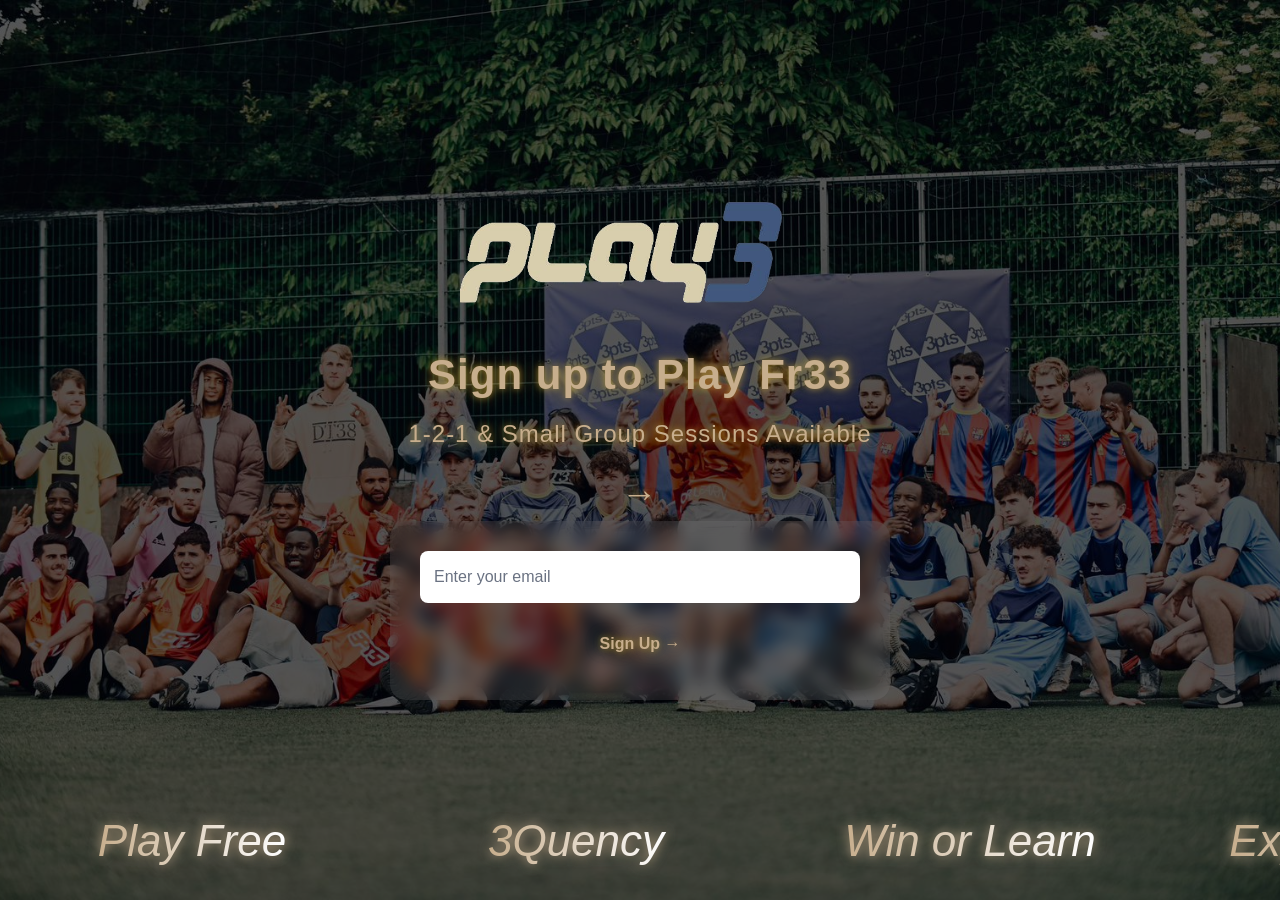
<file: index.html>
<!DOCTYPE html>
<html lang="en" class="scroll-smooth">

<head>
    <meta charset="utf-8">
    <title>Play3 - Home</title>
    <meta name="viewport" content="width=device-width,initial-scale=1">
    <link href="./css/vendors/aos.css" rel="stylesheet">
    <link rel="stylesheet" href="./css/vendors/swiper-bundle.min.css" />
    <link href="./style.css" rel="stylesheet">
  <style>
    /* Reset */
  html, body {
    margin: 0;
    padding: 0;
    height: 100%;
  }

  /* Background */
  body {
    font-family: Arial, Helvetica, sans-serif;
    background: url('./images/dariospeech.jpg') center/cover no-repeat fixed;
    position: relative;
    overflow: hidden;
  }

  /* Dark overlay */
 .overlay {
  position: fixed;
  inset: 0;
  background: rgba(0,0,0,0.65);
  z-index: 1;       /* lower than marquee now */
  pointer-events: none;
}


  /* Main page wrapper: flex layout fills full viewport */
  .page-wrapper {
    position: relative;
    z-index: 1;
    min-height: 100vh;
    display: flex;
    flex-direction: column;
    justify-content: center; /* centers logo + heading + form vertically */
    align-items: center;
    text-align: center;
    padding: 0 20px;
  }

  /* Logo */
  .logo-container img {
    width: 360px;
    max-width: 90%;
    height: auto;
    margin-bottom: 40px;
  }

 /* Heading */
/* Gold text effect for heading and button */
.play3-gold-text {
  color: var(--play3-gold);
  text-shadow:
    0 0 6px rgba(212,175,55,0.6),
    0 0 16px rgba(212,175,55,0.4);
  transition: text-shadow 0.3s ease, transform 0.3s ease;
}

/* Glow intensifies on hover */
.group:hover .play3-gold-text {
  text-shadow:
    0 0 10px rgba(212,175,55,0.8),
    0 0 24px rgba(212,175,55,0.6),
    0 0 40px rgba(212,175,55,0.4);
  transform: scale(1.05);
}

/* Heading adjustments */
.glow-heading {
  display: inline-flex;
  flex-direction: column;  /* main + sub text stacked */
  align-items: center;
  gap: 10px;
  font-weight: 700;
  font-size: 42px;
  letter-spacing: 1px;
  transition: all 0.3s ease-in-out;
  cursor: default;
}

.glow-heading .main-text {
  font-size: 42px;
}

.glow-heading .sub-text {
  font-size: 24px;
  font-weight: 500;
}

.glow-heading .arrow {
  display: inline-block;
  font-size: 36px;
  margin-top: 5px;
  transition: transform 0.3s ease-in-out;
}

.glow-heading:hover .arrow {
  transform: translateX(8px);
}


  /* Email form */
  .form-box {
    max-width: 500px;
    width: 100%;
    margin: 0 auto;
    padding: 30px;
    border-radius: 16px;
    backdrop-filter: blur(8px);
    background: rgba(255,255,255,0.08);
  }

  .form-box input {
    width: 100%;
    padding: 14px;
    border-radius: 8px;
    border: none;
    margin-bottom: 15px;
    font-size: 16px;
  }

 
/* Button with gold text */
.form-box button {
  width: 100%;
  padding: 14px;
  border-radius: 8px;
  border: none;
  font-size: 16px;
  font-weight: 600;
  cursor: pointer;
  background: transparent; /* button uses gold text instead */
}


.form-box button:hover {
  background: #8d7529; /* brighter on hover */
  text-shadow:
    0 0 6px rgba(212,175,55,0.8),
    0 0 16px rgba(212,175,55,0.5);
}

  /* Marquee fixed at bottom, no background */
 .marquee-section {
  position: fixed;   /* fix it at bottom of screen */
  bottom: 0;
  left: 0;
  width: 100%;
  overflow: hidden;
  white-space: nowrap;
  z-index: 2;       /* higher than overlay */
  padding: 10px 0;
}

  .marquee-track {
    display: inline-block;
    animation: scroll 25s linear infinite;
  }

  .marquee-track span {
    display: inline-block;
    margin: 0 40px;
    font-size: 44px;
    font-style: italic;
    color: gold;
  }

  @keyframes scroll {
    0% { transform: translateX(0); }
    100% { transform: translateX(-50%); }
  }

  /* Responsive adjustments */
  @media (max-width: 768px) {
    .logo-container img {
      width: 280px;
    }
    .glow-heading {
      font-size: 32px;
    }
    .marquee-track span {
      font-size: 28px;
      margin: 0 20px;
    }
    .form-box {
      padding: 20px;
    }
  }

</style>
</head>
<body>

<!-- Overlay -->
<div class="overlay"></div>

<!-- Main content -->
<div class="page-wrapper">
  <div class="logo-container">
    <img src="./images/play3logo.jpg" alt="Play3 Logo">
  </div>

<div class="glow-heading play3-gold-text group">
  <span class="main-text">Sign up to Play Fr33</span>
  <span class="sub-text">1-2-1 & Small Group Sessions Available</span>
  <span class="arrow">→</span>
</div>

<form class="form-box" name="play3-signup" method="POST" data-netlify="true" netlify-honeypot="bot-field" action="/thank-you.html">
  
  <!-- Hidden input required for Netlify -->
  <input type="hidden" name="form-name" value="play3-signup" />

    <!-- Honeypot spam protection -->
  <div hidden>
    <input name="bot-field" />
  </div>

  
  <input 
    type="email" 
    name="email" 
    placeholder="Enter your email" 
    required 
  />

  <button type="submit" class="play3-gold-text">
    Sign Up →
  </button>

</form>

    <!-- MARQUEE Scroll -->
        <section>
 <div class="marquee-section">
  <div class="marquee-track">

      <!-- TRACK A -->
      <ul class="flex items-center flex-nowrap shrink-0 [&_li]:mx-8">
        <li>
          <svg width="320" height="80" viewBox="0 0 320 80" xmlns="http://www.w3.org/2000/svg">
            <defs>
              <linearGradient id="goldGradientA" x1="0%" y1="0%" x2="100%" y2="0%">
                <stop offset="0%" stop-color="var(--play3-gold)" />
                <stop offset="100%" stop-color="#ffffff" />
              </linearGradient>
              <filter id="goldGlowA" x="-50%" y="-50%" width="200%" height="200%">
                <feDropShadow dx="0" dy="0" stdDeviation="6" flood-color="var(--play3-gold)" />
              </filter>
            </defs>
            <text x="50%" y="52%" text-anchor="middle" dominant-baseline="middle"
              font-family="Helvetica, Arial, sans-serif"
              font-style="italic"
              font-size="44"
              fill="url(#goldGradientA)"
              filter="url(#goldGlowA)">
              Play Free
            </text>
          </svg>
        </li>

        <li>
          <svg width="320" height="80" viewBox="0 0 320 80" xmlns="http://www.w3.org/2000/svg">
            <text x="50%" y="52%" text-anchor="middle" dominant-baseline="middle"
              font-family="Helvetica, Arial, sans-serif"
              font-style="italic"
              font-size="44"
              fill="url(#goldGradientA)"
              filter="url(#goldGlowA)">
              3Quency
            </text>
          </svg>
        </li>

        <li>
          <svg width="340" height="80" viewBox="0 0 340 80" xmlns="http://www.w3.org/2000/svg">
            <text x="50%" y="52%" text-anchor="middle" dominant-baseline="middle"
              font-family="Helvetica, Arial, sans-serif"
              font-style="italic"
              font-size="44"
              fill="url(#goldGradientA)"
              filter="url(#goldGlowA)">
              Win or Learn
            </text>
          </svg>
        </li>

        <li>
          <svg width="380" height="80" viewBox="0 0 380 80" xmlns="http://www.w3.org/2000/svg">
            <text x="50%" y="52%" text-anchor="middle" dominant-baseline="middle"
              font-family="Helvetica, Arial, sans-serif"
              font-style="italic"
              font-size="44"
              fill="url(#goldGradientA)"
              filter="url(#goldGlowA)">
              Express Yourself
            </text>
          </svg>
        </li>

        <li>
          <svg width="400" height="80" viewBox="0 0 400 80" xmlns="http://www.w3.org/2000/svg">
            <text x="50%" y="52%" text-anchor="middle" dominant-baseline="middle"
              font-family="Helvetica, Arial, sans-serif"
              font-style="italic"
              font-size="44"
              fill="url(#goldGradientA)"
              filter="url(#goldGlowA)">
              Positive Reactions
            </text>
          </svg>
        </li>

        <li>
          <svg width="300" height="80" viewBox="0 0 300 80" xmlns="http://www.w3.org/2000/svg">
            <text x="50%" y="52%" text-anchor="middle" dominant-baseline="middle"
              font-family="Helvetica, Arial, sans-serif"
              font-style="italic"
              font-size="44"
              fill="url(#goldGradientA)"
              filter="url(#goldGlowA)">
              Family
            </text>
          </svg>
        </li>
      </ul>
    </div>
  </div>
</section>
</body>
</file>
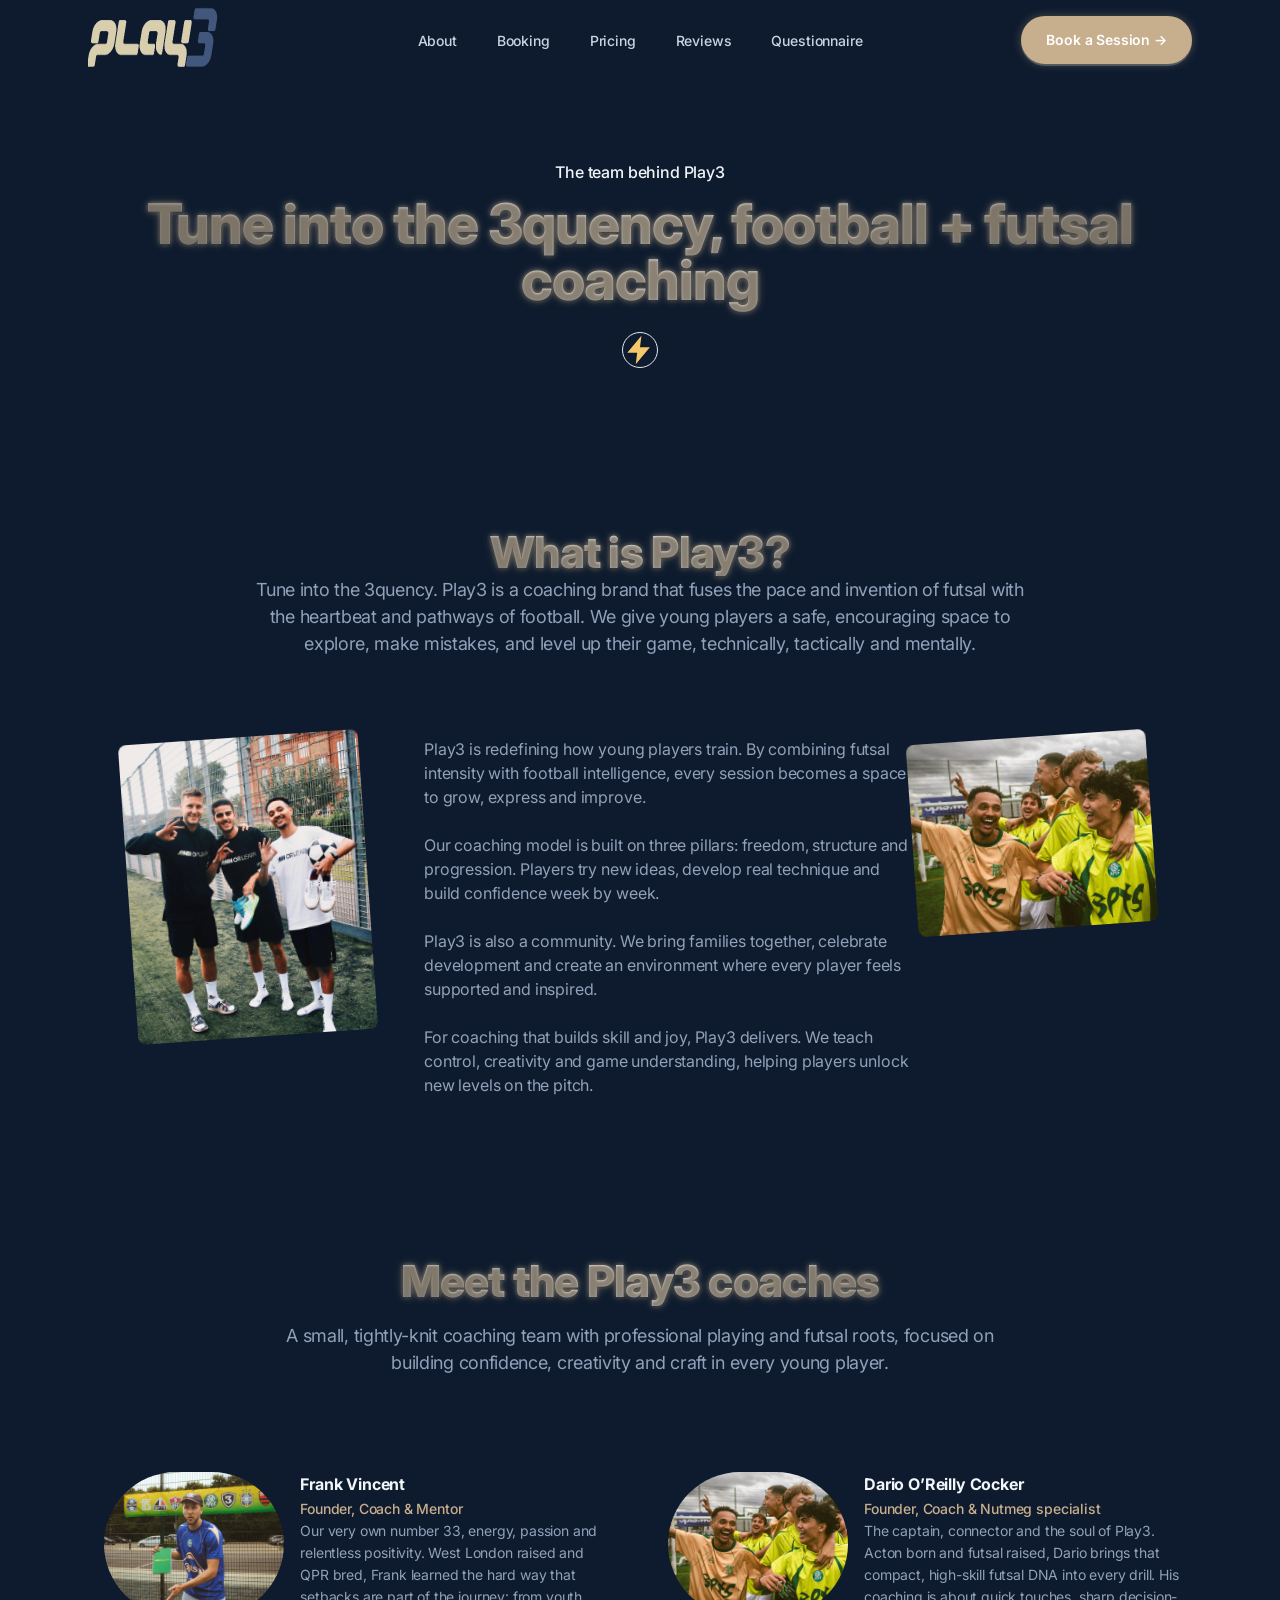
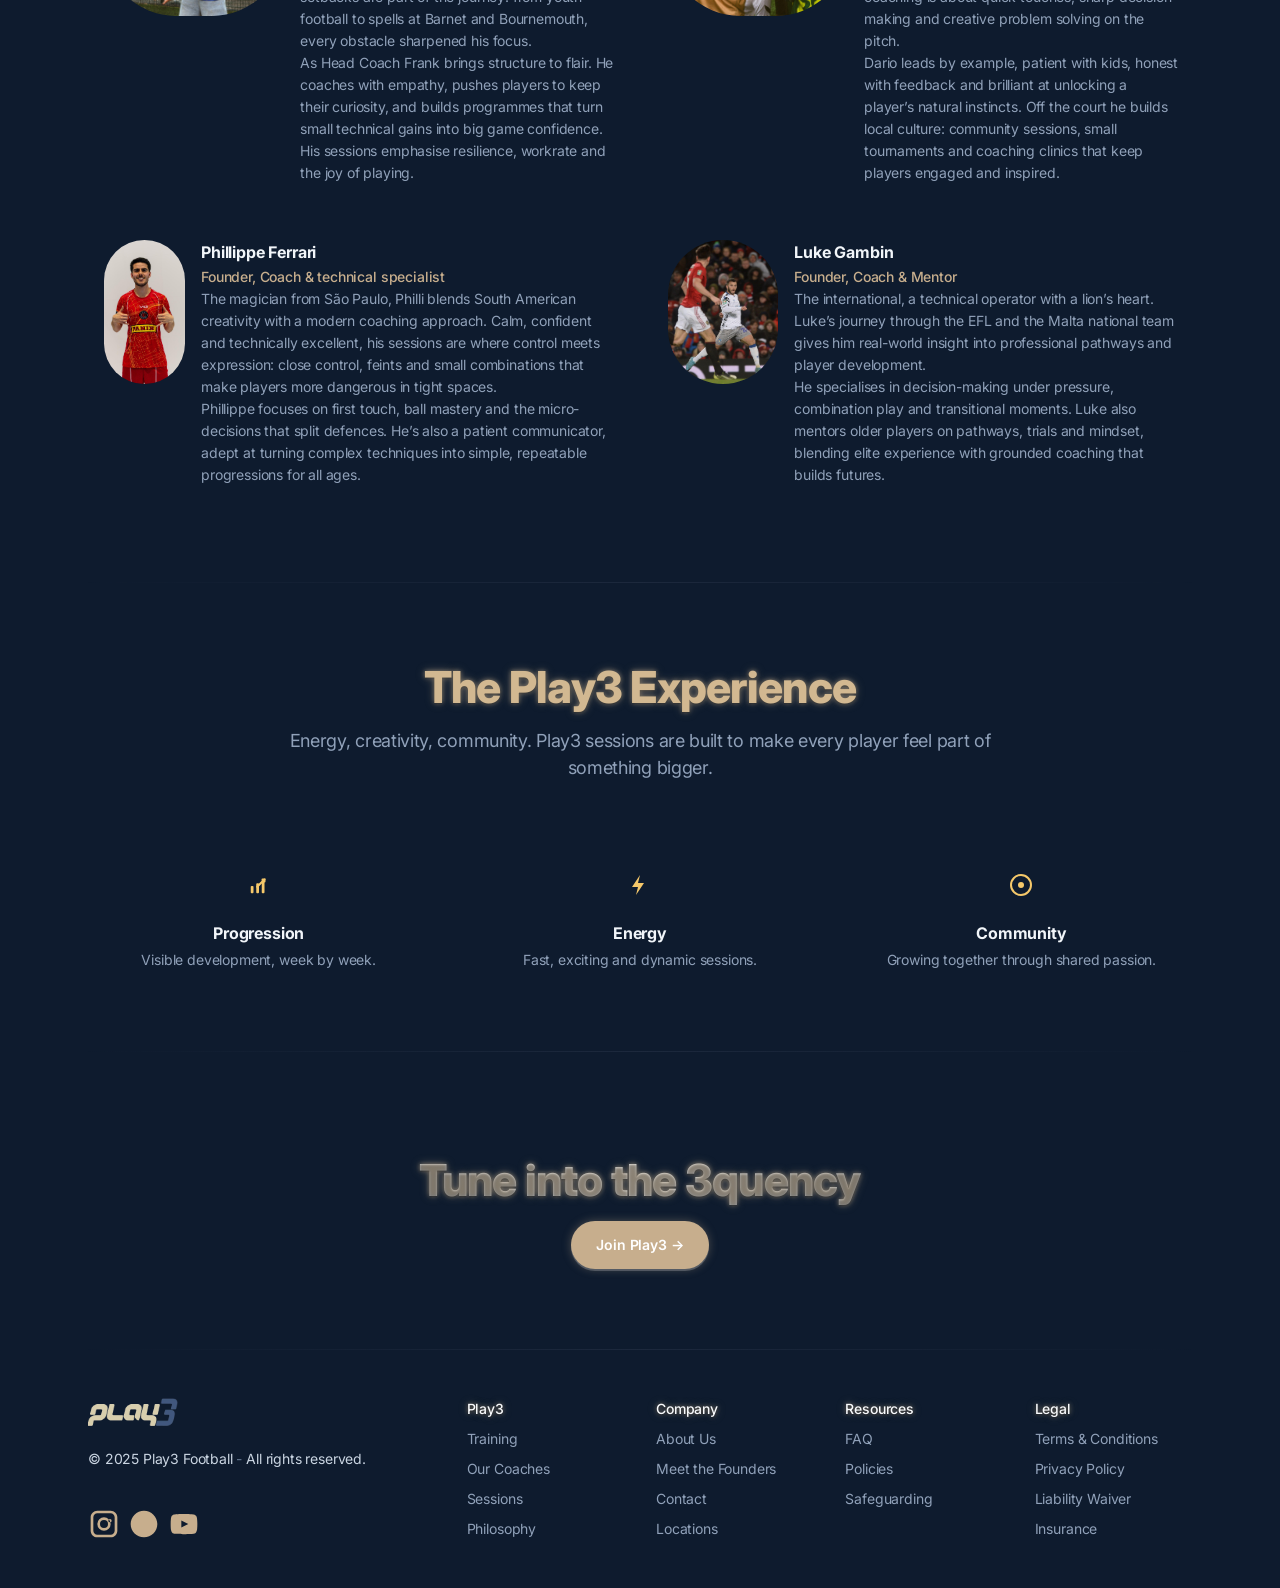
<file: about.html>
<!DOCTYPE html>
<html lang="en" class="scroll-smooth">

<head>
    <meta charset="utf-8">
    <title>Stellar HTML Demo - About</title>
    <meta name="viewport" content="width=device-width,initial-scale=1">
    <link href="./css/vendors/aos.css" rel="stylesheet">
    <link rel="stylesheet" href="./css/vendors/swiper-bundle.min.css" />
    <link href="./style.css" rel="stylesheet">
</head>

<body class="font-inter antialiased bg-slate-900 text-slate-100 tracking-tight">

    <!-- Page wrapper -->
    <div class="flex flex-col min-h-screen overflow-hidden supports-[overflow:clip]:overflow-clip">

        <!-- Site header -->
        <header class="absolute w-full z-30">
            <div class="max-w-6xl mx-auto px-4 sm:px-6">
                <div class="flex items-center justify-between h-16 md:h-20">

                     <!-- Site branding -->
                    <div class="flex-1">
                        <!-- Logo -->
                        <a class="inline-flex" href="index.html" aria-label="play3logo">
                           <img class="logo-img max-w-none" src="./images/play3logo.jpg" alt="Stellar">
                        </a>
                    </div>

                    <!-- Desktop navigation -->
                    <nav class="hidden md:flex md:grow">

                        <!-- Desktop menu links -->
                        <ul class="flex grow justify-center flex-wrap items-center">
                                                 <li>
                                <a class="font-medium text-sm text-slate-300 hover:text-white mx-4 lg:mx-5 transition duration-150 ease-in-out" href="about.html">About</a>
                            </li>
                            <li>
                                <a class="font-medium text-sm text-slate-300 hover:text-white mx-4 lg:mx-5 transition duration-150 ease-in-out" href="booking.html">Booking</a>
                            </li>
                            <li>
                                <a class="font-medium text-sm text-slate-300 hover:text-white mx-4 lg:mx-5 transition duration-150 ease-in-out" href="pricing.html">Pricing</a>
                            </li>
                            <li>
                                <a class="font-medium text-sm text-slate-300 hover:text-white mx-4 lg:mx-5 transition duration-150 ease-in-out" href="reviews.html">Reviews</a>
                            </li>
                            <li>
                                <a class="font-medium text-sm text-slate-300 hover:text-white mx-4 lg:mx-5 transition duration-150 ease-in-out" href="questionnaire.html">Questionnaire</a>
                            </li>
                        </ul>

                    </nav>

                                    <!-- Desktop booking button -->
<ul class="flex-1 flex justify-end items-center">
    <li>
        <a
  href="https://tidycal.com/helloecobubba/play3-training-session" target="_blank"
  class="btn btn-play3 inline-flex items-center group"
>
  <span class="relative inline-flex items-center">
    Book a Session
    <span class="ml-1 transition-transform duration-150 ease-in-out group-hover:translate-x-0.5">
      →
    </span>
  </span>
</a>

    </li>
</ul>

                    <!-- Mobile menu -->
                    <div class="md:hidden flex items-center ml-4" x-data="{ expanded: false }">
                    
                        <!-- Hamburger button -->
                        <button class="group inline-flex w-8 h-8 text-slate-300 hover:text-white text-center items-center justify-center transition" aria-controls="mobile-nav" :aria-expanded="expanded" @click.stop="expanded = !expanded">
                            <span class="sr-only">Menu</span>
                            <svg class="w-4 h-4 fill-current pointer-events-none" viewBox="0 0 16 16" xmlns="http://www.w3.org/2000/svg">
                                <rect class="origin-center transition-all duration-300 ease-[cubic-bezier(.5,.85,.25,1.1)] -translate-y-[5px] group-aria-expanded:rotate-[315deg] group-aria-expanded:translate-y-0" y="7" width="16" height="2" rx="1"></rect>
                                <rect class="origin-center group-aria-expanded:rotate-45 transition-all duration-300 ease-[cubic-bezier(.5,.85,.25,1.8)]" y="7" width="16" height="2" rx="1"></rect>
                                <rect class="origin-center transition-all duration-300 ease-[cubic-bezier(.5,.85,.25,1.1)] translate-y-[5px] group-aria-expanded:rotate-[135deg] group-aria-expanded:translate-y-0" y="7" width="16" height="2" rx="1"></rect>
                            </svg>
                        </button>   
                    
                        <!-- Mobile navigation -->
                        <nav id="mobile-nav" class="absolute top-full z-20 left-0 w-full px-4 sm:px-6 overflow-hidden transition-all duration-300 ease-in-out" x-ref="mobileNav" :style="expanded ? 'max-height: ' + $refs.mobileNav.scrollHeight + 'px; opacity: 1' : 'max-height: 0; opacity: .8'" @click.outside="expanded = false" @keydown.escape.window="expanded = false" x-cloak>
                           <!-- Desktop menu links -->
                        <ul class="flex grow justify-center flex-wrap items-center">
                            <li>
                                <a class="font-medium text-sm text-slate-300 hover:text-white mx-4 lg:mx-5 transition duration-150 ease-in-out" href="about.html">About</a>
                            </li>
                            <li>
                                <a class="font-medium text-sm text-slate-300 hover:text-white mx-4 lg:mx-5 transition duration-150 ease-in-out" href="booking.html">Booking</a>
                            </li>
                            <li>
                                <a class="font-medium text-sm text-slate-300 hover:text-white mx-4 lg:mx-5 transition duration-150 ease-in-out" href="pricing.html">Pricing</a>
                            </li>
                            <li>
                                <a class="font-medium text-sm text-slate-300 hover:text-white mx-4 lg:mx-5 transition duration-150 ease-in-out" href="reviews.html">Reviews</a>
                            </li>
                            <li>
                                <a class="font-medium text-sm text-slate-300 hover:text-white mx-4 lg:mx-5 transition duration-150 ease-in-out" href="questionnaire.html">Questionnaire</a>
                            </li>
                        </ul>
                        </nav>
                    
                    </div>

                </div>
            </div>
        </header>

        <!-- Page content -->
        <main class="grow">

<!-- Hero Section -->
<section class="relative pt-32 md:pt-40 pb-40 md:pb-56">


  <!-- Hero Text -->
  <div class="max-w-6xl mx-auto px-4 sm:px-6 text-center">
    <div class="inline-flex font-medium pb-3">The team behind Play3</div>

    <h1 class="h1 bg-clip-text text-transparent bg-linear-to-r from-slate-200/60 via-slate-200 to-slate-200/60 pb-6">
      Tune into the 3quency, football + futsal coaching
    </h1>
  </div>

 <!-- Gold Halo + Floating Icon -->
<div class="relative flex items-center justify-center mt-16 mb-20">

  <!-- Halo Effect -->
  <svg
    class="absolute inset-0 z-0 left-1/2 top-1/2 -translate-x-1/2 -translate-y-1/2
           pointer-events-none blur-xl opacity-80"
    width="420"
    height="420"
    viewBox="0 0 480 480"
    xmlns="http://www.w3.org/2000/svg"
    aria-hidden="true"
  >
    <defs>
      <linearGradient id="gold-halo" x1="50%" x2="50%" y1="100%" y2="0%">
        <stop offset="0%" stop-color="#D4AF37" />
        <stop offset="60%" stop-color="#FFD966" />
        <stop offset="100%" stop-color="#FFF3B0" />
      </linearGradient>
    </defs>

    <g fill-rule="evenodd">
      <path class="pulse" fill="url(#gold-halo)"
        d="M240,0 C372.5,0 480,107.5 480,240 C480,372.5 372.5,480 240,480
           C107.5,480 0,372.5 0,240 C0,107.5 107.5,0 240,0
           Z M240,90 C156.5,90 90,156.5 90,240
           C90,323.5 156.5,390 240,390
           C323.5,390 390,323.5 390,240
           C390,156.5 323.5,90 240,90 Z" />
    </g>
  </svg>

  <!-- Floating Icon -->
  <div class="relative z-10 animate-[float_4s_ease-in-out_infinite]">
    <div class="flex items-center justify-center w-20 h-20 rounded-full
                bg-[#0f172a]
                border border-[#f5c86a]/40
                shadow-[0_0_35px_rgba(245,200,106,0.65)]">

      <svg xmlns="http://www.w3.org/2000/svg" width="34" height="34" viewBox="0 0 24 24">
        <path fill="#f5c86a"
          d="M13 2L3 14h7l-1 8 10-12h-7l1-8z"/>
      </svg>

    </div>
  </div>

</div>


</section>

<!-- Story / What is Play3 -->
<section class="relative mt-20 md:pt-40 pb-40 md:pb-56"> <!-- Push story section down -->

  <div class="px-4 sm:px-6">
    <div class="max-w-5xl mx-auto">
      <div class="pb-12 md:pb-20">

        <!-- Section header -->
        <div class="max-w-3xl mx-auto text-center pb-12 md:pb-20">
          <h2 class="h2 bg-clip-text text-transparent bg-linear-to-r from-slate-200/60 via-slate-200 to-slate-200/60">What is Play3?</h2>
          <p class="text-lg text-slate-400 mt-3">
            Tune into the 3quency. Play3 is a coaching brand that fuses the pace and invention of futsal with the heartbeat and pathways of football. We give young players a safe, encouraging space to explore, make mistakes, and level up their game, technically, tactically and mentally.
          </p>
        </div>

        <div class="md:flex justify-between space-x-6 md:space-x-8 lg:space-x-14">
          <figure class="min-w-[240px]">
            <img class="sticky top-8 mx-auto mb-12 md:mb-0 rounded-lg -rotate-[4deg]" src="./images/3fingers.jpg" width="420" height="280" alt="Play3 coaching" />
          </figure>
          <div class="max-w-[548px] mx-auto">
            <div class="text-slate-400 space-y-6">
              <p>Play3 is redefining how young players train. By combining futsal intensity with football intelligence, every session becomes a space to grow, express and improve.</p>
              <p>Our coaching model is built on three pillars: freedom, structure and progression. Players try new ideas, develop real technique and build confidence week by week.</p>
              <p>Play3 is also a community. We bring families together, celebrate development and create an environment where every player feels supported and inspired.</p>
              <p>For coaching that builds skill and joy, Play3 delivers. We teach control, creativity and game understanding, helping players unlock new levels on the pitch.</p>
            </div>
          </div>
          <figure class="min-w-[240px]">
            <img class="sticky top-8 mx-auto mb-12 md:mb-0 rounded-lg -rotate-[4deg]" src="./images/dariosmilling.jpg" width="420" height="280" alt="Play3 coaching" />
          </figure>
        </div>

      </div>
    </div>
  </div>
</section>

          
          <!-- Team -->
  <section class="relative">
    <!-- Radial gradient -->
    <div class="absolute inset-0 overflow-hidden pointer-events-none -z-10" aria-hidden="true">
      <div class="absolute flex items-center justify-center top-0 -translate-y-1/2 left-1/2 -translate-x-1/2 w-1/3 aspect-square">
        <div class="absolute inset-0 translate-z-0 bg-purple-500 rounded-full blur-[120px] opacity-50"></div>
      </div>
    </div>

    <div class="max-w-6xl mx-auto px-4 sm:px-6">
      <div class="py-12 md:py-20">
        <!-- Content -->
        <div class="max-w-3xl mx-auto text-center pb-12 md:pb-20">
          <h2 class="h2 bg-clip-text text-transparent bg-linear-to-r from-slate-200/60 via-slate-200 to-slate-200/60 pb-4">Meet the Play3 coaches</h2>
          <p class="text-lg text-slate-400">A small, tightly-knit coaching team with professional playing and futsal roots, focused on building confidence, creativity and craft in every young player.</p>
        </div>

        <!-- Team members (only the 4 core coaches) -->
        <div class="grid sm:grid-cols-2 lg:grid-cols-4 gap-2 sm:gap-6">



          <!-- Frank Vincent -->
          <div class="relative flex items-center justify-between py-4 pl-4 pr-3 group before:absolute before:inset-0 before:-z-10 before:border before:border-slate-300 before:bg-slate-700 before:opacity-0 hover:before:opacity-10 before:rounded-xl before:transition-opacity">
            <div class="flex flex-col sm:flex-row sm:items-center sm:space-x-4 space-y-4 sm:space-y-0">
       <img 
  class="rounded-full object-cover w-24 h-24 sm:w-28 sm:h-28 lg:w-36 lg:h-36" 
  src="./images/vinnycoaching.jpg" 
  alt="Frank Vincent" 
/>

              <div class="grow">
                <div class="font-bold text-slate-100 mb-0.5">Frank Vincent</div>
                <div class="text-sm text-purple-500 font-medium">Founder, Coach & Mentor</div>
                <div class="text-sm text-slate-400 mt-2">
                  Our very own number 33,  energy, passion and relentless positivity. West London raised and QPR bred, Frank learned the hard way that setbacks are part of the journey: from youth football to spells at Barnet and Bournemouth, every obstacle sharpened his focus.
                </div>
                <div class="text-sm text-slate-400 mt-2">
                  As Head Coach Frank brings structure to flair. He coaches with empathy, pushes players to keep their curiosity, and builds programmes that turn small technical gains into big game confidence. His sessions emphasise resilience, workrate and the joy of playing.
                </div>
              </div>
            </div>
          </div>

          <!-- Dario O’Reilly Cocker -->
          <div class="relative flex items-center justify-between py-4 pl-4 pr-3 group before:absolute before:inset-0 before:-z-10 before:border before:border-slate-300 before:bg-slate-700 before:opacity-0 hover:before:opacity-10 before:rounded-xl before:transition-opacity">
            <div class="flex flex-col sm:flex-row sm:items-center sm:space-x-4 space-y-4 sm:space-y-0">
              <img class="rounded-full object-cover w-20 h-20 sm:w-28 sm:h-28 lg:w-36 lg:h-36" src="./images/dariosmilling.jpg" alt="Dario O'Reilly Cocker" />
              <div class="grow">
                <div class="font-bold text-slate-100 mb-0.5">Dario O’Reilly Cocker</div>
                <div class="text-sm text-purple-500 font-medium">Founder, Coach & Nutmeg specialist</div>
                <div class="text-sm text-slate-400 mt-2">
                  The captain, connector and the soul of Play3. Acton born and futsal raised, Dario brings that compact, high-skill futsal DNA into every drill. His coaching is about quick touches, sharp decision-making and creative problem solving on the pitch.
                </div>
                <div class="text-sm text-slate-400 mt-2">
                  Dario leads by example,  patient with kids, honest with feedback and brilliant at unlocking a player’s natural instincts. Off the court he builds local culture: community sessions, small tournaments and coaching clinics that keep players engaged and inspired.
                </div>
              </div>
            </div>
          </div>

          <!-- Phillippe Ferrari -->
          <div class="relative flex items-center justify-between py-4 pl-4 pr-3 group before:absolute before:inset-0 before:-z-10 before:border before:border-slate-300 before:bg-slate-700 before:opacity-0 hover:before:opacity-10 before:rounded-xl before:transition-opacity">
            <div class="flex flex-col sm:flex-row sm:items-center sm:space-x-4 space-y-4 sm:space-y-0">
              <img class="rounded-full object-cover w-20 h-20 sm:w-28 sm:h-28 lg:w-36 lg:h-36"  src="./images/philipea.jpg"  alt="Phillippe Ferrari" />
              <div class="grow">
                <div class="font-bold text-slate-100 mb-0.5">Phillippe Ferrari</div>
                <div class="text-sm text-purple-500 font-medium">Founder, Coach & technical specialist</div>
                <div class="text-sm text-slate-400 mt-2">
                  The magician from São Paulo,  Philli blends South American creativity with a modern coaching approach. Calm, confident and technically excellent, his sessions are where control meets expression: close control, feints and small combinations that make players more dangerous in tight spaces.
                </div>
                <div class="text-sm text-slate-400 mt-2">
                  Phillippe focuses on first touch, ball mastery and the micro-decisions that split defences. He’s also a patient communicator, adept at turning complex techniques into simple, repeatable progressions for all ages.
                </div>
              </div>
            </div>
          </div>

          <!-- Luke Gambin -->
          <div class="relative flex items-center justify-between py-4 pl-4 pr-3 group before:absolute before:inset-0 before:-z-10 before:border before:border-slate-300 before:bg-slate-700 before:opacity-0 hover:before:opacity-10 before:rounded-xl before:transition-opacity">
            <div class="flex flex-col sm:flex-row sm:items-center sm:space-x-4 space-y-4 sm:space-y-0">
              <img class="rounded-full object-cover w-20 h-20 sm:w-28 sm:h-28 lg:w-36 lg:h-36"  src="./images/gambo.jpg" alt="Luke Gambin" />
              <div class="grow">
                <div class="font-bold text-slate-100 mb-0.5">Luke Gambin</div>
                <div class="text-sm text-purple-500 font-medium">Founder, Coach & Mentor</div>
                <div class="text-sm text-slate-400 mt-2">
                  The international, a technical operator with a lion’s heart. Luke’s journey through the EFL and the Malta national team gives him real-world insight into professional pathways and player development.
                </div>
                <div class="text-sm text-slate-400 mt-2">
                  He specialises in decision-making under pressure, combination play and transitional moments. Luke also mentors older players on pathways, trials and mindset, blending elite experience with grounded coaching that builds futures.
                </div>
              </div>
            </div>
          </div>

        </div>
      </div>
    </div>
  </section>


         <section class="relative">

  <!-- Blurred gold shape -->
  <div class="absolute top-0 -translate-y-1/3 left-1/2 -translate-x-1/2 ml-24 blur-2xl opacity-50 pointer-events-none -z-10" aria-hidden="true">
    <svg xmlns="http://www.w3.org/2000/svg" width="434" height="427">
      <defs>
        <linearGradient id="gold-blur" x1="20%" x2="50%" y1="15%" y2="100%">
          <stop offset="0%" stop-color="#f5c86a"/>
          <stop offset="100%" stop-color="#f5c86a" stop-opacity="0"/>
        </linearGradient>
      </defs>
      <path fill="url(#gold-blur)" d="m410 0 461 369-284 58z" transform="matrix(1 0 0 -1 -410 427)" />
    </svg>
  </div>

  <div class="max-w-6xl mx-auto px-4 sm:px-6">
    <div class="py-12 md:py-20 border-t [border-image:linear-gradient(to_right,transparent,var(--color-slate-800),transparent)1]">

      <!-- Header -->
      <div class="max-w-3xl mx-auto text-center pb-12 md:pb-20">
        <h2 class="h2 pb-4">The Play3 Experience</h2>
        <p class="text-lg text-slate-400">
          Energy, creativity, community. Play3 sessions are built to make every player feel part of something bigger.
        </p>
      </div>

      <!-- Icon blocks -->
      <div class="grid md:grid-cols-3 gap-6 lg:gap-10 max-w-xs mx-auto md:max-w-none -m-5">

       <!-- Block -->
<div class="text-center p-5">
  <div class="inline-flex items-center justify-center h-12 w-12 rounded-full border border-transparent
    [background:linear-gradient(#0f172a,#0f172a)_padding-box,
    conic-gradient(#f5c86a,#e6b85c_25%,#e6b85c_75%,#f5c86a)_border-box]
    shadow-[0_0_28px_rgba(245,200,106,0.5)] mb-3">

    <!-- Improved Progression Icon -->
    <svg xmlns="http://www.w3.org/2000/svg" width="22" height="22" viewBox="0 0 24 24" fill="none">
      <!-- Bars -->
      <rect x="3" y="13" width="3" height="8" rx="1" fill="#f5c86a"/>
      <rect x="9" y="10" width="3" height="11" rx="1" fill="#f5c86a"/>
      <rect x="15" y="6" width="3" height="15" rx="1" fill="#f5c86a"/>

      <!-- Arrow (aligned to growth path) -->
      <path d="M10 14 L18 6" stroke="#f5c86a" stroke-width="2.2" stroke-linecap="round"/>
      <path d="M15.8 6 H18 V8.2" stroke="#f5c86a" stroke-width="2.2" stroke-linecap="round"/>
    </svg>
  </div>

  <div class="font-bold text-slate-100 mb-1">Progression</div>
  <p class="text-sm text-slate-400">Visible development, week by week.</p>
</div>



        <div class="text-center p-5">
          <div class="inline-flex items-center justify-center h-12 w-12 rounded-full border border-transparent
            [background:linear-gradient(#0f172a,#0f172a)_padding-box,
            conic-gradient(#f5c86a,#e6b85c_25%,#e6b85c_75%,#f5c86a)_border-box]
            shadow-[0_0_25px_rgba(245,200,106,0.45)] mb-3">
            <svg xmlns="http://www.w3.org/2000/svg" width="20" height="20">
              <path fill="#f5c86a" d="M10 0L2 12h6l-2 8 8-12h-6z"/>
            </svg>
          </div>
          <div class="font-bold text-slate-100 mb-1">Energy</div>
          <p class="text-sm text-slate-400">Fast, exciting and dynamic sessions.</p>
        </div>

        <div class="text-center p-5">
          <div class="inline-flex items-center justify-center h-12 w-12 rounded-full border border-transparent
            [background:linear-gradient(#0f172a,#0f172a)_padding-box,
            conic-gradient(#f5c86a,#e6b85c_25%,#e6b85c_75%,#f5c86a)_border-box]
            shadow-[0_0_25px_rgba(245,200,106,0.45)] mb-3">
            <svg xmlns="http://www.w3.org/2000/svg" width="24" height="24">
              <circle cx="12" cy="12" r="10" stroke="#f5c86a" stroke-width="2" fill="none"/>
              <circle cx="12" cy="12" r="3" fill="#f5c86a"/>
            </svg>
          </div>
          <div class="font-bold text-slate-100 mb-1">Community</div>
          <p class="text-sm text-slate-400">Growing together through shared passion.</p>
        </div>

      </div>
    </div>
  </div>
</section>


<!-- CTA -->
<section class="relative">

    <!-- Particles animation -->
    <div class="absolute left-1/2 -translate-x-1/2 top-0 -z-10 w-80 h-80 -mt-24">
        <div class="absolute inset-0 -z-10" aria-hidden="true">
            <canvas data-particle-animation data-particle-quantity="6" data-particle-staticity="30"></canvas>
        </div>
    </div>

    <div class="max-w-6xl mx-auto px-4 sm:px-6">
        <div class="relative px-8 py-12 md:py-20 border-t border-b [border-image:linear-gradient(to_right,transparent,var(--color-slate-800),transparent)1]">
            <!-- Blurred shape -->
            <div class="absolute top-0 -mt-24 left-1/2 -translate-x-1/2 ml-24 blur-2xl opacity-70 pointer-events-none -z-10" aria-hidden="true">
                <svg xmlns="http://www.w3.org/2000/svg" width="434" height="427">
                    <defs>
                        <linearGradient id="bs4-a" x1="19.609%" x2="50%" y1="14.544%" y2="100%">
                            <stop offset="0%" stop-color="#A855F7"></stop>
                            <stop offset="100%" stop-color="#6366F1" stop-opacity="0"></stop>
                        </linearGradient>
                    </defs>
                    <path fill="url(#bs4-a)" fill-rule="evenodd" d="m0 0 461 369-284 58z" transform="matrix(1 0 0 -1 0 427)"></path>
                </svg>
            </div>
            <!-- Content -->
            <div class="max-w-3xl mx-auto text-center">
                <div>
                    <div class="inline-flex font-medium bg-clip-text text-transparent bg-linear-to-r from-purple-500 to-purple-200 pb-3"></div>
                </div>
                <h2 class="h2 bg-clip-text text-transparent bg-linear-to-r from-slate-200/60 via-slate-200 to-slate-200/60 pb-4">Tune into the 3quency</h2>
                <div>
 <a
  href="booking.html"
  class="btn btn-play3 inline-flex items-center group"
>
  <span class="relative inline-flex items-center">
    Join Play3
    <span class="ml-1 transition-transform duration-150 ease-in-out group-hover:translate-x-0.5">
      →
    </span>
  </span>
</a>


                </div>
            </div>
        </div>
    </div>
</section>


        </main>

        <!-- Site footer -->
         <!-- Site footer -->
<footer>
    <div class="max-w-6xl mx-auto px-4 sm:px-6">

        <!-- Blocks -->
        <div class="grid sm:grid-cols-12 gap-8 py-8 md:py-12">

            <!-- 1st block -->
            <div class="sm:col-span-12 lg:col-span-4 order-1 lg:order-none">
                <div class="h-full flex flex-col sm:flex-row lg:flex-col justify-between">
                    <div class="mb-4 sm:mb-0">
                        <div class="mb-4">
                            <!-- Logo -->
                            <a class="inline-flex" href="index.html" aria-label="Play3">
                                 <img src="./images/play3logo.jpg" width="90" height="90" alt="Play3 Logo">
                            </a>
                        </div>
                        <div class="text-sm text-slate-300">&copy; 2025 Play3 Football <span class="text-slate-500">-</span> All rights reserved.</div>
                    </div>

                    <!-- Social links (football brand specific) -->
                    <ul class="flex">

                        <!-- Instagram -->
                        <li>
                            <a class="flex justify-center items-center text-purple-500 hover:text-purple-400 transition duration-150 ease-in-out" 
                               href="https://www.instagram.com/play3football" target="_blank" aria-label="Instagram">
                                <svg class="w-8 h-8 fill-current" viewBox="0 0 24 24">
                                    <path d="M7 2C4.243 2 2 4.243 2 7v10c0 2.757 
                                            2.243 5 5 5h10c2.757 0 5-2.243 
                                            5-5V7c0-2.757-2.243-5-5-5H7zm10 
                                            2c1.654 0 3 1.346 3 3v10c0 
                                            1.654-1.346 3-3 3H7c-1.654 0-3-1.346-3-3V7c0-1.654 
                                            1.346-3 3-3h10zm-5 3a5 5 0 100 10 
                                            5 5 0 000-10zm0 2a3 3 0 110 
                                            6 3 3 0 010-6zm4.5-.75a1.25 1.25 0 110 
                                            2.5 1.25 1.25 0 010-2.5z"/>
                                </svg>
                            </a>
                        </li>

                        <!-- TikTok -->
                        <li class="ml-2">
                            <a class="flex justify-center items-center text-purple-500 hover:text-purple-400 transition duration-150 ease-in-out"
                               href="https://www.tiktok.com/@play3football" target="_blank" aria-label="TikTok">
                                <svg class="w-8 h-8 fill-current" viewBox="0 0 24 24">
                                    <path d="M12 2c5.514 0 10 4.486 10 10s-4.486 
                                             10-10 10S2 17.514 2 12 6.486 
                                             2 12 2zm1 4.5v5.086a3.5 3.5 
                                             0 11-2-3.182V6.5h2z"/>
                                </svg>
                            </a>
                        </li>

                        <!-- YouTube -->
                        <li class="ml-2">
                            <a class="flex justify-center items-center text-purple-500 hover:text-purple-400 transition duration-150 ease-in-out"
                               href="https://www.youtube.com/@play3football" target="_blank" aria-label="YouTube">
                                <svg class="w-8 h-8 fill-current" viewBox="0 0 24 24">
                                    <path d="M21.8 8s-.2-1.5-.8-2.2c-.7-.9-1.5-.9-1.9-1C15.9 
                                             4.5 12 4.5 12 4.5h-.1s-3.9 
                                             0-7.1.3c-.4.1-1.2.1-1.9 1C2.4 
                                             6.5 2.2 8 2.2 8S2 9.7 2 
                                             11.4v1.3c0 1.7.2 3.4.2 3.4s.2 
                                             1.5.8 2.2c.7.9 1.7.9 2.2 
                                             1 1.6.2 6.8.3 6.8.3s3.9 
                                             0 7.1-.3c.4-.1 1.2-.1 1.9-1 
                                             .6-.7.8-2.2.8-2.2s.2-1.7.2-3.4v-1.3c0-1.7-.2-3.4-.2-3.4zM10 
                                             14.7V9.3l5.2 2.7L10 14.7z"/>
                                </svg>
                            </a>
                        </li>

                    </ul>
                </div>
            </div>

            <!-- 2nd block -->
            <div class="sm:col-span-6 md:col-span-3 lg:col-span-2">
                <h6 class="text-sm text-slate-50 font-medium mb-2">Play3</h6>
                <ul class="text-sm space-y-2">
                    <li><a class="text-slate-400 hover:text-slate-200" href="#training">Training</a></li>
                    <li><a class="text-slate-400 hover:text-slate-200" href="#coaches">Our Coaches</a></li>
                    <li><a class="text-slate-400 hover:text-slate-200" href="#sessions">Sessions</a></li>
                    <li><a class="text-slate-400 hover:text-slate-200" href="#philosophy">Philosophy</a></li>
                </ul>
            </div>

            <!-- 3rd block -->
            <div class="sm:col-span-6 md:col-span-3 lg:col-span-2">
                <h6 class="text-sm text-slate-50 font-medium mb-2">Company</h6>
                <ul class="text-sm space-y-2">
                    <li><a class="text-slate-400 hover:text-slate-200" href="#about">About Us</a></li>
                    <li><a class="text-slate-400 hover:text-slate-200" href="#team">Meet the Founders</a></li>
                    <li><a class="text-slate-400 hover:text-slate-200" href="#contact">Contact</a></li>
                    <li><a class="text-slate-400 hover:text-slate-200" href="#locations">Locations</a></li>
                </ul>
            </div>

            <!-- 4th block -->
            <div class="sm:col-span-6 md:col-span-3 lg:col-span-2">
                <h6 class="text-sm text-slate-50 font-medium mb-2">Resources</h6>
                <ul class="text-sm space-y-2">
                    <li><a class="text-slate-400 hover:text-slate-200" href="#faq">FAQ</a></li>
                    <li><a class="text-slate-400 hover:text-slate-200" href="#policies">Policies</a></li>
                    <li><a class="text-slate-400 hover:text-slate-200" href="#safeguarding">Safeguarding</a></li>
                </ul>
            </div>

            <!-- 5th block -->
            <div class="sm:col-span-6 md:col-span-3 lg:col-span-2">
                <h6 class="text-sm text-slate-50 font-medium mb-2">Legal</h6>
                <ul class="text-sm space-y-2">
                    <li><a class="text-slate-400 hover:text-slate-200" href="#terms">Terms & Conditions</a></li>
                    <li><a class="text-slate-400 hover:text-slate-200" href="#privacy">Privacy Policy</a></li>
                    <li><a class="text-slate-400 hover:text-slate-200" href="#liability">Liability Waiver</a></li>
                    <li><a class="text-slate-400 hover:text-slate-200" href="#insurance">Insurance</a></li>
                </ul>
            </div>

        </div>

    </div>
</footer>

    </div>

    <script src="./js/vendors/alpinejs.min.js" defer></script>
    <script src="./js/vendors/aos.js"></script>
    <script src="./js/vendors/swiper-bundle.min.js"></script>
    <script src="./js/main.js"></script>

</body>

</html>
</file>
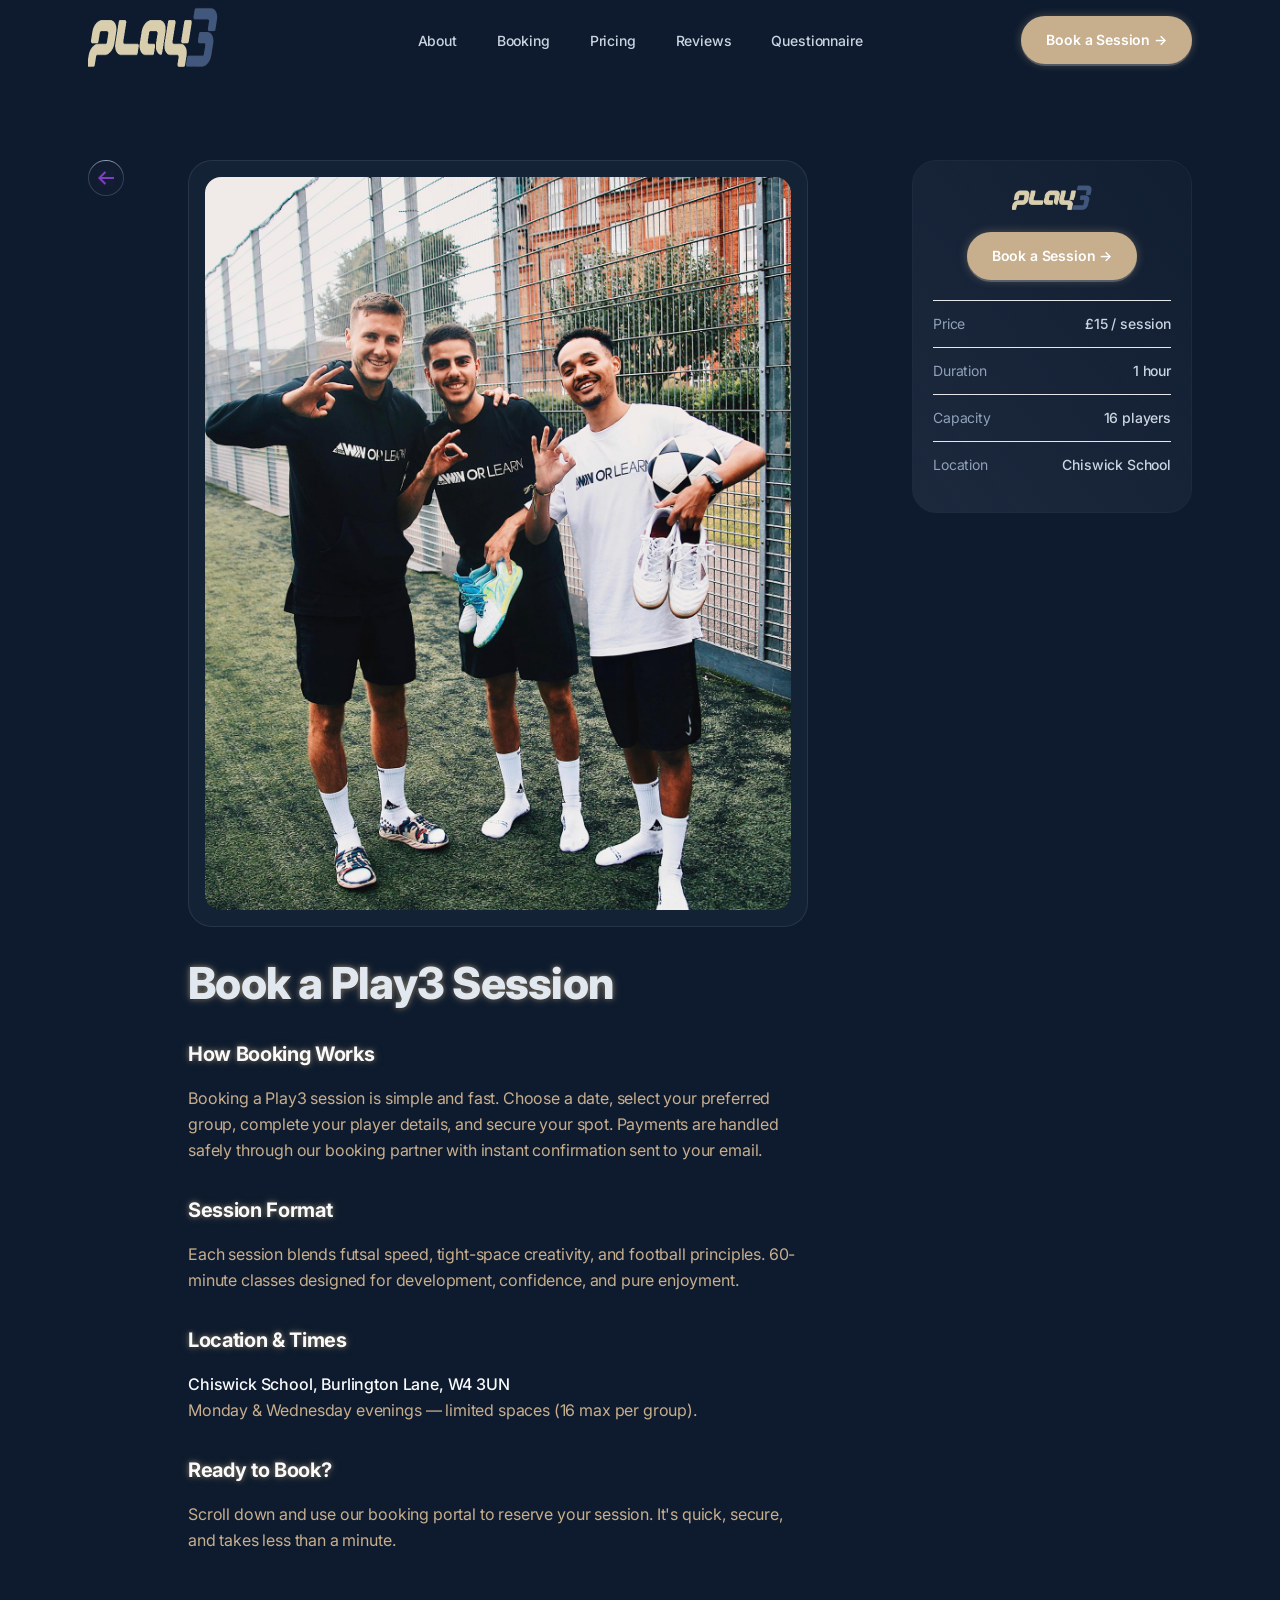
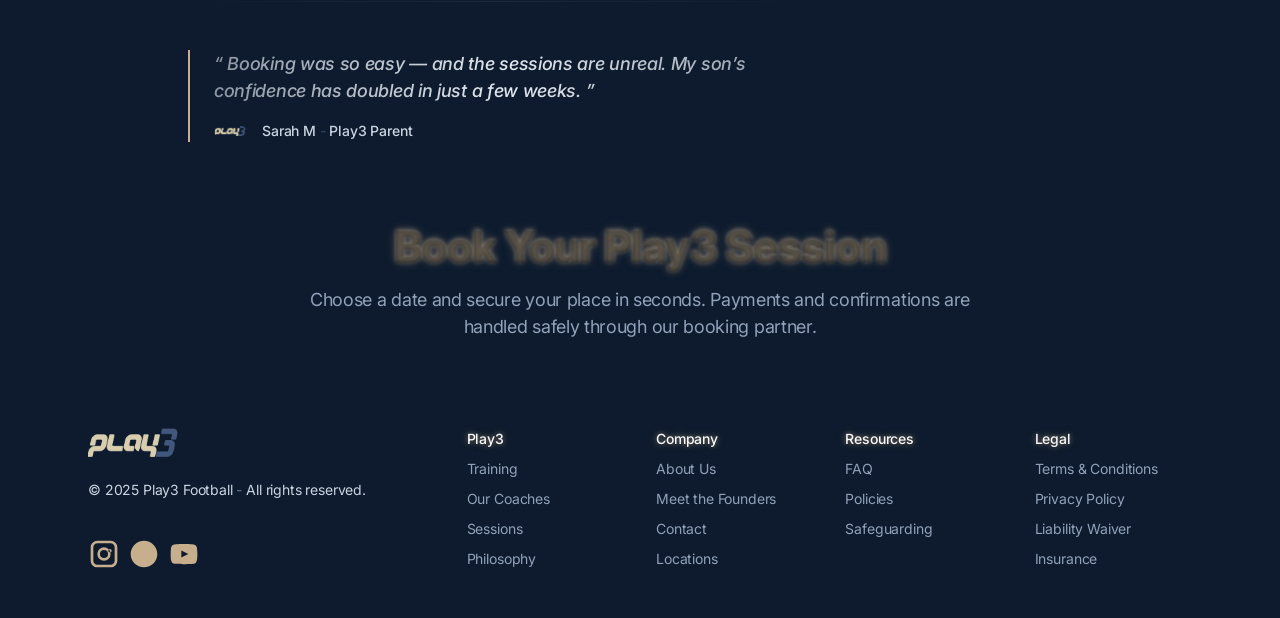
<file: booking.html>
<!DOCTYPE html>
<html lang="en" class="scroll-smooth">

<head>
    <meta charset="utf-8">
    <title>Stellar HTML Demo - Integrations Post</title>
    <meta name="viewport" content="width=device-width,initial-scale=1">
    <link href="./css/vendors/aos.css" rel="stylesheet">
    <link rel="stylesheet" href="./css/vendors/swiper-bundle.min.css" />
    <link href="./style.css" rel="stylesheet">
</head>

<body class="font-inter antialiased bg-slate-900 text-slate-100 tracking-tight">

    <!-- Page wrapper -->
    <div class="flex flex-col min-h-screen overflow-hidden supports-[overflow:clip]:overflow-clip">

        <!-- Site header -->
        <header class="absolute w-full z-30">
            <div class="max-w-6xl mx-auto px-4 sm:px-6">
                <div class="flex items-center justify-between h-16 md:h-20">

                    <!-- Site branding -->
                    <div class="flex-1">
                        <!-- Logo -->
                        <a class="inline-flex" href="index.html" aria-label="play3logo">
                           <img class="logo-img max-w-none" src="./images/play3logo.jpg" alt="Stellar">
                        </a>
                    </div>

                    <!-- Desktop navigation -->
                    <nav class="hidden md:flex md:grow">

                        <!-- Desktop menu links -->
                        <ul class="flex grow justify-center flex-wrap items-center">
                              <li>
                                <a class="font-medium text-sm text-slate-300 hover:text-white mx-4 lg:mx-5 transition duration-150 ease-in-out" href="about.html">About</a>
                            </li>
                            <li>
                                <a class="font-medium text-sm text-slate-300 hover:text-white mx-4 lg:mx-5 transition duration-150 ease-in-out" href="booking.html">Booking</a>
                            </li>
                            <li>
                                <a class="font-medium text-sm text-slate-300 hover:text-white mx-4 lg:mx-5 transition duration-150 ease-in-out" href="pricing.html">Pricing</a>
                            </li>
                            <li>
                                <a class="font-medium text-sm text-slate-300 hover:text-white mx-4 lg:mx-5 transition duration-150 ease-in-out" href="reviews.html">Reviews</a>
                            </li>
                            <li>
                                <a class="font-medium text-sm text-slate-300 hover:text-white mx-4 lg:mx-5 transition duration-150 ease-in-out" href="questionnaire.html">Questionnaire</a>
                            </li>
                        </ul>

                    </nav>

                    <!-- Desktop sign in links -->
                                  <!-- Desktop booking button -->
<ul class="flex-1 flex justify-end items-center">
    <li>
            <a
  href="https://tidycal.com/helloecobubba/play3-training-session" target="_blank"
  class="btn btn-play3 inline-flex items-center group"
>
  <span class="relative inline-flex items-center">
    Book a Session
    <span class="ml-1 transition-transform duration-150 ease-in-out group-hover:translate-x-0.5">
      →
    </span>
  </span>
</a>
    </li>
</ul>

                    <!-- Mobile menu -->
                    <div class="md:hidden flex items-center ml-4" x-data="{ expanded: false }">
                    
                        <!-- Hamburger button -->
                        <button class="group inline-flex w-8 h-8 text-slate-300 hover:text-white text-center items-center justify-center transition" aria-controls="mobile-nav" :aria-expanded="expanded" @click.stop="expanded = !expanded">
                            <span class="sr-only">Menu</span>
                            <svg class="w-4 h-4 fill-current pointer-events-none" viewBox="0 0 16 16" xmlns="http://www.w3.org/2000/svg">
                                <rect class="origin-center transition-all duration-300 ease-[cubic-bezier(.5,.85,.25,1.1)] -translate-y-[5px] group-aria-expanded:rotate-[315deg] group-aria-expanded:translate-y-0" y="7" width="16" height="2" rx="1"></rect>
                                <rect class="origin-center group-aria-expanded:rotate-45 transition-all duration-300 ease-[cubic-bezier(.5,.85,.25,1.8)]" y="7" width="16" height="2" rx="1"></rect>
                                <rect class="origin-center transition-all duration-300 ease-[cubic-bezier(.5,.85,.25,1.1)] translate-y-[5px] group-aria-expanded:rotate-[135deg] group-aria-expanded:translate-y-0" y="7" width="16" height="2" rx="1"></rect>
                            </svg>
                        </button>   
                    
                        <!-- Mobile navigation -->
                        <nav id="mobile-nav" class="absolute top-full z-20 left-0 w-full px-4 sm:px-6 overflow-hidden transition-all duration-300 ease-in-out" x-ref="mobileNav" :style="expanded ? 'max-height: ' + $refs.mobileNav.scrollHeight + 'px; opacity: 1' : 'max-height: 0; opacity: .8'" @click.outside="expanded = false" @keydown.escape.window="expanded = false" x-cloak>
                            <ul class="border border-transparent [background:linear-gradient(var(--color-slate-900),var(--color-slate-900))_padding-box,conic-gradient(var(--color-slate-400),var(--color-slate-700)_25%,var(--color-slate-700)_75%,var(--color-slate-400)_100%)_border-box] rounded-lg px-4 py-1.5">
                                           <li>
                                <a class="font-medium text-sm text-slate-300 hover:text-white mx-4 lg:mx-5 transition duration-150 ease-in-out" href="about.html">About</a>
                            </li>
                            <li>
                                <a href="https://tidycal.com/helloecobubba/play3-training-session" target="_blank" class="btn-sm text-slate-300 hover:text-white transition duration-150 ease-in-out group [background:linear-gradient(...)] relative before:absolute before:inset-0 before:bg-slate-800/70 before:rounded-full before:pointer-events-none">
    <span class="relative inline-flex items-center">
        Book a Session <span class="tracking-normal text-purple-500 group-hover:translate-x-0.5 transition-transform duration-150 ease-in-out ml-1">-&gt;</span>
    </span>
</a>
                            </li>
                            <li>
                                <a class="font-medium text-sm text-slate-300 hover:text-white mx-4 lg:mx-5 transition duration-150 ease-in-out" href="pricing.html">Pricing</a>
                            </li>
                            <li>
                                <a class="font-medium text-sm text-slate-300 hover:text-white mx-4 lg:mx-5 transition duration-150 ease-in-out" href="reviews.html">Reviews</a>
                            </li>
                            <li>
                                <a class="font-medium text-sm text-slate-300 hover:text-white mx-4 lg:mx-5 transition duration-150 ease-in-out" href="questionnaire.html">Questionnaire</a>
                            </li>
                            </ul>
                        </nav>
                    
                    </div>

                </div>
            </div>
        </header>

        <!-- Page content -->
        <main class="grow">

            <section class="relative">
                
    <!-- Radial gradient -->
    <div class="absolute flex items-center justify-center top-0 -translate-y-1/2 left-1/2 -translate-x-1/2 pointer-events-none -z-10 w-[800px] aspect-square" aria-hidden="true">
        <div class="absolute inset-0 translate-z-0 bg-purple-500 rounded-full blur-[120px] opacity-30"></div>
        <div class="absolute w-64 h-64 translate-z-0 bg-purple-400 rounded-full blur-[80px] opacity-70"></div>
    </div>
    
    <!-- Particles animation -->
    <div class="absolute inset-0 h-96 -z-10" aria-hidden="true">
        <canvas data-particle-animation data-particle-quantity="15"></canvas>
    </div>
    
    <!-- Illustration -->
    <div class="md:block absolute left-1/2 -translate-x-1/2 -mt-16 blur-2xl opacity-90 pointer-events-none -z-10" aria-hidden="true">
        <img src="./images/page-illustration.svg" class="max-w-none" width="1440" height="427" alt="Page Illustration">
    </div>

    <div class="max-w-6xl mx-auto px-4 sm:px-6">
        <div class="pt-32 md:pt-40">

            <div class="md:flex md:justify-between">

                <!-- Page content -->
                <div class="md:grow pb-12 md:pb-20">
                    <div class="max-w-[720px]">

                        <div class="flex flex-col lg:flex-row space-y-6 lg:space-y-0 lg:space-x-16">

                            <!-- Back button -->
                            <div class="shrink-0">
                                <div class="sticky top-6">
                                    <a class="flex items-center justify-center w-9 h-9 group border border-transparent rounded-full [background:linear-gradient(var(--color-slate-900),var(--color-slate-900))_padding-box,conic-gradient(var(--color-slate-400),var(--color-slate-700)_25%,var(--color-slate-700)_75%,var(--color-slate-400)_100%)_border-box] relative before:absolute before:inset-0 before:bg-slate-800/30 before:rounded-full before:pointer-events-none" href="index.html">
                                        <span class="sr-only">Go back</span>
                                        <svg class="w-4 h-4 fill-purple-500" viewBox="0 0 16 16" xmlns="http://www.w3.org/2000/svg">
                                            <path d="M6.7 14.7l1.4-1.4L3.8 9H16V7H3.8l4.3-4.3-1.4-1.4L0 8z" />
                                        </svg>
                                    </a>
                                </div>
                            </div>

                            <!-- Content -->
                            <div>
                                <article class="pb-12 mb-12 border-b [border-image:linear-gradient(to_right,transparent,var(--color-slate-800),transparent)1]">

                                    <figure class="bg-slate-700/20 border border-slate-300/10 p-4 rounded-3xl mb-8">
                                        <img class="w-full rounded-2xl" src="./images/3fingers.jpg" width="586" height="316" alt="Play3 Booking" />
                                    </figure>

                                    <h1 class="h2 text-slate-200 mb-4">Book a Play3 Session</h1>

                                    <!-- Post content -->
                                    <div class="prose max-w-none text-slate-400 prose-headings:text-slate-50 prose-h2:text-xl prose-h2:mt-8 prose-h2:mb-4 prose-p:leading-relaxed prose-a:text-purple-500 prose-a:no-underline hover:prose-a:underline prose-strong:text-slate-50 prose-strong:font-medium prose-blockquote:pl-5 prose-blockquote:xl:-ml-5 prose-blockquote:border-l-2 prose-blockquote:border-purple-500 prose-blockquote:font-medium prose-blockquote:text-slate-300 prose-blockquote:italic">
                                        <h2>How Booking Works</h2>
                                        <p>
                                            Booking a Play3 session is simple and fast. Choose a date, select your preferred group, complete your player details, and secure your spot. 
                                            Payments are handled safely through our booking partner with instant confirmation sent to your email.
                                        </p>

                                        <h2>Session Format</h2>
                                        <p>
                                            Each session blends futsal speed, tight-space creativity, and football principles.  
                                            60-minute classes designed for development, confidence, and pure enjoyment.
                                        </p>

                                        <h2>Location & Times</h2>
                                        <p>
                                            <strong>Chiswick School, Burlington Lane, W4 3UN</strong><br>
                                            Monday & Wednesday evenings — limited spaces (16 max per group).
                                        </p>

                                        <h2>Ready to Book?</h2>
                                        <p>
                                            Scroll down and use our booking portal to reserve your session. It's quick, secure, and takes less than a minute.
                                        </p>
                                    </div>
                                </article>

                                <aside class="pl-6 border-l-2 border-purple-500">
                                    <p class="inline-flex font-medium italic text-lg bg-clip-text text-transparent bg-linear-to-r from-slate-200/60 via-slate-200 to-slate-200/60 pb-4">“ Booking was so easy — and the sessions are unreal. My son’s confidence has doubled in just a few weeks. ”</p>
                                    <footer class="flex items-center space-x-4">
                                        <img class="shrink-0 rounded-full" src="./images/play3logo.jpg" width="32" height="32" alt="Parent Review" />
                                        <div class="text-sm font-medium text-slate-300">
                                            Sarah M <span class="text-slate-700">-</span> Play3 Parent
                                        </div>
                                    </footer>
                                </aside>
                            </div>
                
                        </div>

                    </div>
                </div>

                <!-- Sidebar -->
                <aside class="md:w-64 lg:w-80 md:shrink-0 md:pt-[3.75rem] lg:pt-0 pb-12 md:pb-20">
                    <div class="sticky top-6 md:pl-6 lg:pl-10">

                        <!-- Sidebar content -->
                        <div class="space-y-6">

                            <!-- Widget -->
                            <div class="bg-linear-to-tr from-slate-800 to-slate-800/25 rounded-3xl border border-slate-800">
                                <div class="px-5 py-6">
                                    <div class="text-center mb-5">
                                        <div class="mb-4">
                                            <div class="relative inline-flex">
                                                <img src="./images/play3logo.jpg" width="80" height="80" alt="Play3 Icon" />
                                            </div>
                                        </div>

                                             <a
  href="https://tidycal.com/helloecobubba/play3-training-session" target="_blank"
  class="btn btn-play3 inline-flex items-center group"
>
  <span class="relative inline-flex items-center">
    Book a Session
    <span class="ml-1 transition-transform duration-150 ease-in-out group-hover:translate-x-0.5">
      →
    </span>
  </span>
</a>

                                    </div>

                                    <ul class="text-sm">
                                        <li class="flex items-center justify-between py-3 border-t border-slate-700/40">
                                            <span class="text-slate-400">Price</span>
                                            <span class="text-slate-300 font-medium">£15 / session</span>
                                        </li>
                                        <li class="flex items-center justify-between py-3 border-t border-slate-700/40">
                                            <span class="text-slate-400">Duration</span>
                                            <span class="text-slate-300 font-medium">1 hour</span>
                                        </li>
                                        <li class="flex items-center justify-between py-3 border-t border-slate-700/40">
                                            <span class="text-slate-400">Capacity</span>
                                            <span class="text-slate-300 font-medium">16 players</span>
                                        </li>
                                        <li class="flex items-center justify-between py-3 border-t border-slate-700/40">
                                            <span class="text-slate-400">Location</span>
                                            <span class="text-slate-300 font-medium">Chiswick School</span>
                                        </li>
                                    </ul>
                                </div>
                            </div>

                        </div>

                    </div>
                </aside>

            </div>

        </div>
    </div>
</section>

<!-- Booking Embed Section -->
<section id="booking" class="relative mt-20 mb-32">

    <!-- Background glow -->
    <div class="absolute inset-0 pointer-events-none -z-10 flex justify-center">
        <div class="w-[600px] h-[600px] bg-purple-500/20 rounded-full blur-[140px]"></div>
    </div>

    <!-- Optional particles -->
    <div class="absolute inset-0 h-96 pointer-events-none -z-10">
        <canvas data-particle-animation data-particle-quantity="10"></canvas>
    </div>

    <div class="max-w-3xl mx-auto px-4 sm:px-6 text-center">
        <h2 class="h2 bg-clip-text text-transparent bg-linear-to-r from-slate-200 via-slate-100 to-slate-200 mb-4">
            Book Your Play3 Session
        </h2>
        <p class="text-slate-400 text-lg mb-10">
            Choose a date and secure your place in seconds. Payments and confirmations are handled safely through our booking partner.
        </p>
    </div>

</section>


        </main>

             <!-- Site footer -->
<footer>
    <div class="max-w-6xl mx-auto px-4 sm:px-6">

        <!-- Blocks -->
        <div class="grid sm:grid-cols-12 gap-8 py-8 md:py-12">

            <!-- 1st block -->
            <div class="sm:col-span-12 lg:col-span-4 order-1 lg:order-none">
                <div class="h-full flex flex-col sm:flex-row lg:flex-col justify-between">
                    <div class="mb-4 sm:mb-0">
                        <div class="mb-4">
                            <!-- Logo -->
                            <a class="inline-flex" href="index.html" aria-label="Play3">
                                 <img src="./images/play3logo.jpg" width="90" height="90" alt="Play3 Logo">
                            </a>
                        </div>
                        <div class="text-sm text-slate-300">&copy; 2025 Play3 Football <span class="text-slate-500">-</span> All rights reserved.</div>
                    </div>

                    <!-- Social links (football brand specific) -->
                    <ul class="flex">

                        <!-- Instagram -->
                        <li>
                            <a class="flex justify-center items-center text-purple-500 hover:text-purple-400 transition duration-150 ease-in-out" 
                               href="https://www.instagram.com/play3football" target="_blank" aria-label="Instagram">
                                <svg class="w-8 h-8 fill-current" viewBox="0 0 24 24">
                                    <path d="M7 2C4.243 2 2 4.243 2 7v10c0 2.757 
                                            2.243 5 5 5h10c2.757 0 5-2.243 
                                            5-5V7c0-2.757-2.243-5-5-5H7zm10 
                                            2c1.654 0 3 1.346 3 3v10c0 
                                            1.654-1.346 3-3 3H7c-1.654 0-3-1.346-3-3V7c0-1.654 
                                            1.346-3 3-3h10zm-5 3a5 5 0 100 10 
                                            5 5 0 000-10zm0 2a3 3 0 110 
                                            6 3 3 0 010-6zm4.5-.75a1.25 1.25 0 110 
                                            2.5 1.25 1.25 0 010-2.5z"/>
                                </svg>
                            </a>
                        </li>

                        <!-- TikTok -->
                        <li class="ml-2">
                            <a class="flex justify-center items-center text-purple-500 hover:text-purple-400 transition duration-150 ease-in-out"
                               href="https://www.tiktok.com/@play3football" target="_blank" aria-label="TikTok">
                                <svg class="w-8 h-8 fill-current" viewBox="0 0 24 24">
                                    <path d="M12 2c5.514 0 10 4.486 10 10s-4.486 
                                             10-10 10S2 17.514 2 12 6.486 
                                             2 12 2zm1 4.5v5.086a3.5 3.5 
                                             0 11-2-3.182V6.5h2z"/>
                                </svg>
                            </a>
                        </li>

                        <!-- YouTube -->
                        <li class="ml-2">
                            <a class="flex justify-center items-center text-purple-500 hover:text-purple-400 transition duration-150 ease-in-out"
                               href="https://www.youtube.com/@play3football" target="_blank" aria-label="YouTube">
                                <svg class="w-8 h-8 fill-current" viewBox="0 0 24 24">
                                    <path d="M21.8 8s-.2-1.5-.8-2.2c-.7-.9-1.5-.9-1.9-1C15.9 
                                             4.5 12 4.5 12 4.5h-.1s-3.9 
                                             0-7.1.3c-.4.1-1.2.1-1.9 1C2.4 
                                             6.5 2.2 8 2.2 8S2 9.7 2 
                                             11.4v1.3c0 1.7.2 3.4.2 3.4s.2 
                                             1.5.8 2.2c.7.9 1.7.9 2.2 
                                             1 1.6.2 6.8.3 6.8.3s3.9 
                                             0 7.1-.3c.4-.1 1.2-.1 1.9-1 
                                             .6-.7.8-2.2.8-2.2s.2-1.7.2-3.4v-1.3c0-1.7-.2-3.4-.2-3.4zM10 
                                             14.7V9.3l5.2 2.7L10 14.7z"/>
                                </svg>
                            </a>
                        </li>

                    </ul>
                </div>
            </div>

            <!-- 2nd block -->
            <div class="sm:col-span-6 md:col-span-3 lg:col-span-2">
                <h6 class="text-sm text-slate-50 font-medium mb-2">Play3</h6>
                <ul class="text-sm space-y-2">
                    <li><a class="text-slate-400 hover:text-slate-200" href="#training">Training</a></li>
                    <li><a class="text-slate-400 hover:text-slate-200" href="#coaches">Our Coaches</a></li>
                    <li><a class="text-slate-400 hover:text-slate-200" href="#sessions">Sessions</a></li>
                    <li><a class="text-slate-400 hover:text-slate-200" href="#philosophy">Philosophy</a></li>
                </ul>
            </div>

            <!-- 3rd block -->
            <div class="sm:col-span-6 md:col-span-3 lg:col-span-2">
                <h6 class="text-sm text-slate-50 font-medium mb-2">Company</h6>
                <ul class="text-sm space-y-2">
                    <li><a class="text-slate-400 hover:text-slate-200" href="#about">About Us</a></li>
                    <li><a class="text-slate-400 hover:text-slate-200" href="#team">Meet the Founders</a></li>
                    <li><a class="text-slate-400 hover:text-slate-200" href="#contact">Contact</a></li>
                    <li><a class="text-slate-400 hover:text-slate-200" href="#locations">Locations</a></li>
                </ul>
            </div>

            <!-- 4th block -->
            <div class="sm:col-span-6 md:col-span-3 lg:col-span-2">
                <h6 class="text-sm text-slate-50 font-medium mb-2">Resources</h6>
                <ul class="text-sm space-y-2">
                    <li><a class="text-slate-400 hover:text-slate-200" href="#faq">FAQ</a></li>
                    <li><a class="text-slate-400 hover:text-slate-200" href="#policies">Policies</a></li>
                    <li><a class="text-slate-400 hover:text-slate-200" href="#safeguarding">Safeguarding</a></li>
                </ul>
            </div>

            <!-- 5th block -->
            <div class="sm:col-span-6 md:col-span-3 lg:col-span-2">
                <h6 class="text-sm text-slate-50 font-medium mb-2">Legal</h6>
                <ul class="text-sm space-y-2">
                    <li><a class="text-slate-400 hover:text-slate-200" href="#terms">Terms & Conditions</a></li>
                    <li><a class="text-slate-400 hover:text-slate-200" href="#privacy">Privacy Policy</a></li>
                    <li><a class="text-slate-400 hover:text-slate-200" href="#liability">Liability Waiver</a></li>
                    <li><a class="text-slate-400 hover:text-slate-200" href="#insurance">Insurance</a></li>
                </ul>
            </div>

        </div>

    </div>
</footer>

    </div>

    <script src="./js/vendors/alpinejs.min.js" defer></script>
    <script src="./js/vendors/aos.js"></script>
    <script src="./js/vendors/swiper-bundle.min.js"></script>
    <script src="./js/main.js"></script>

</body>

</html>
</file>
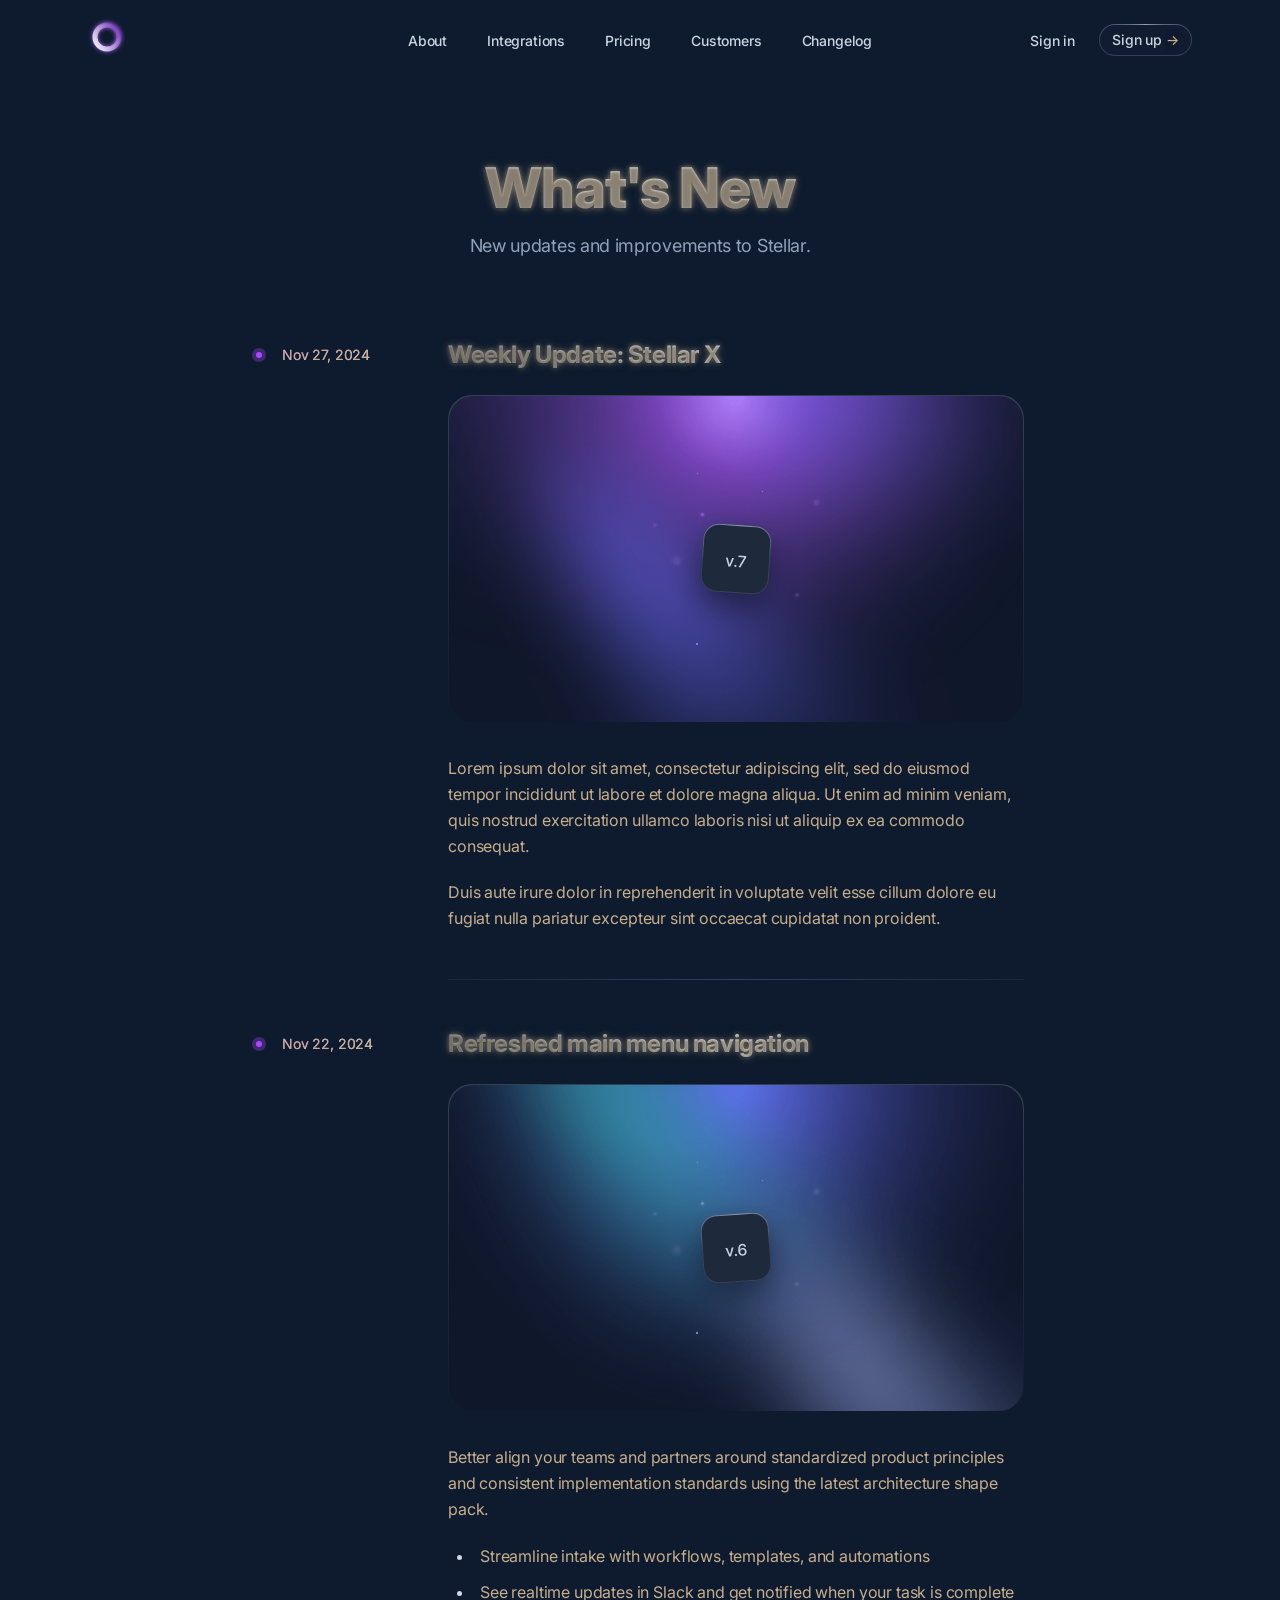
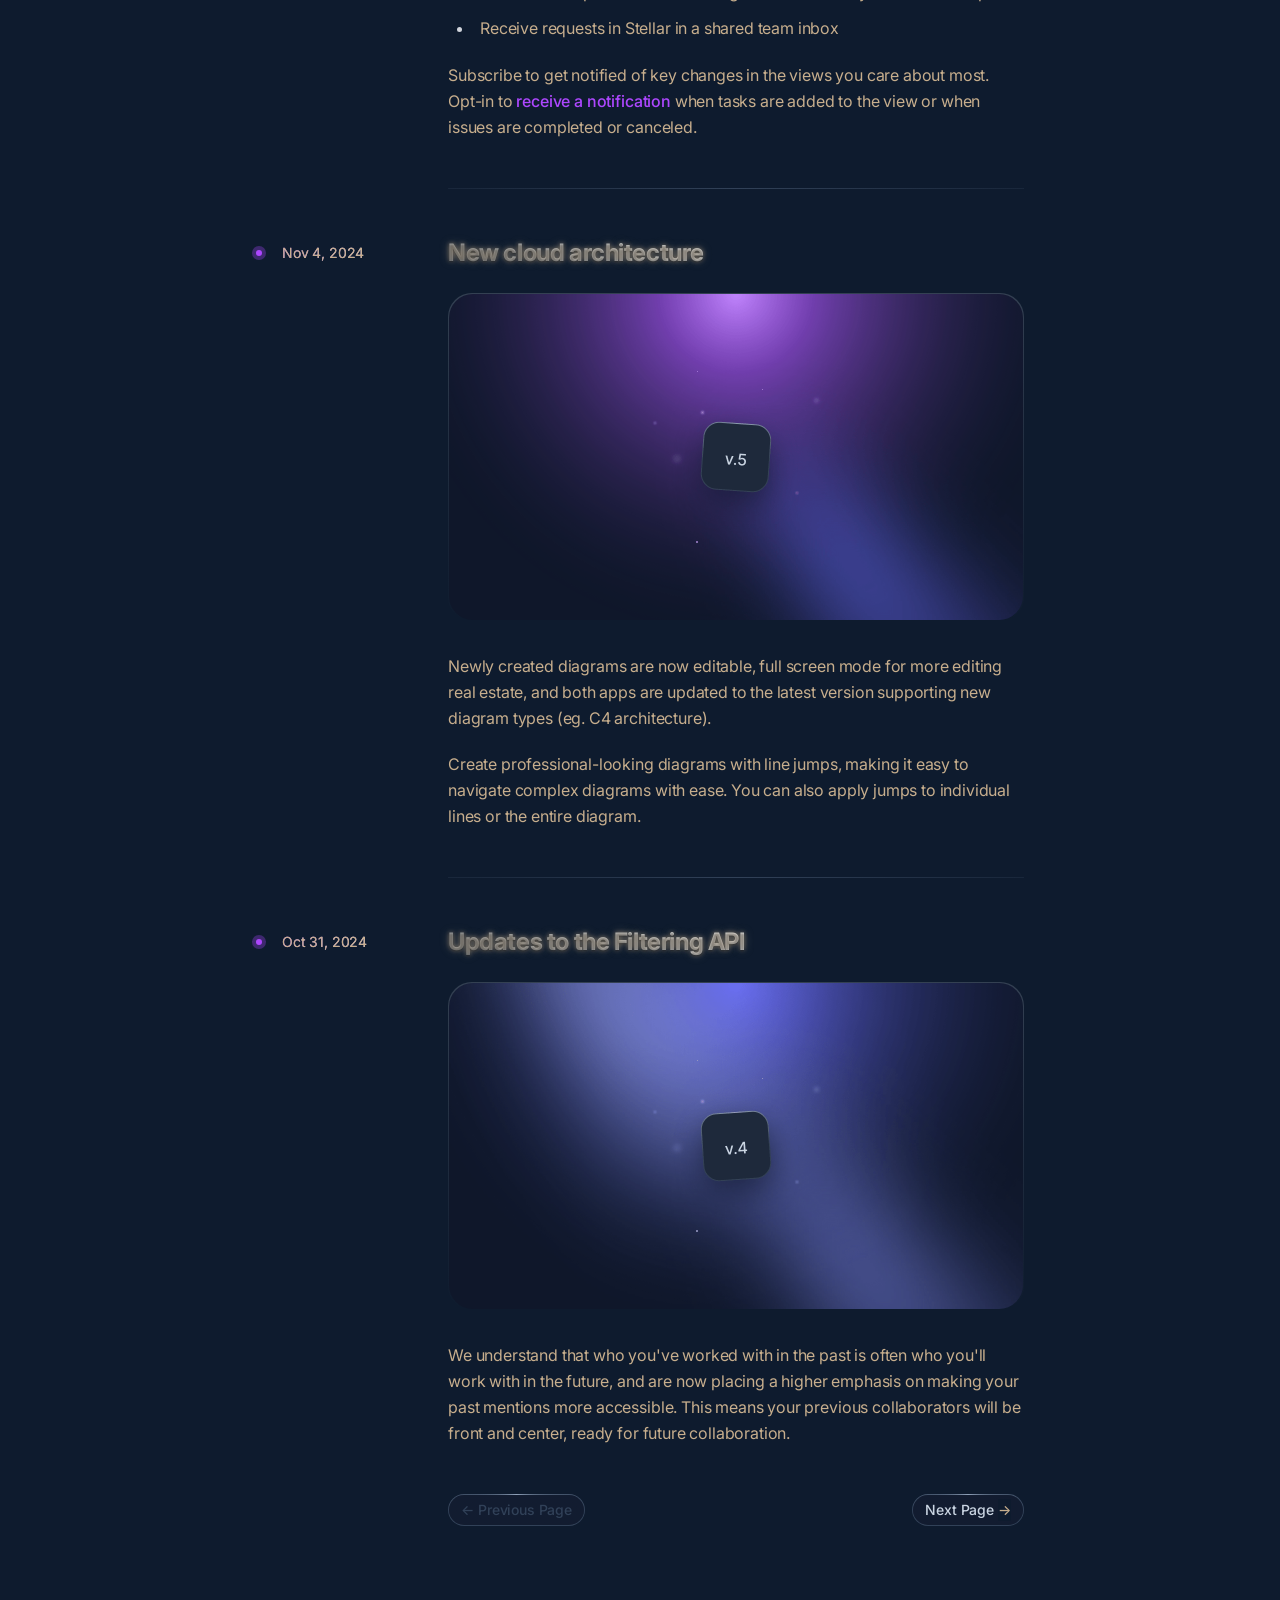
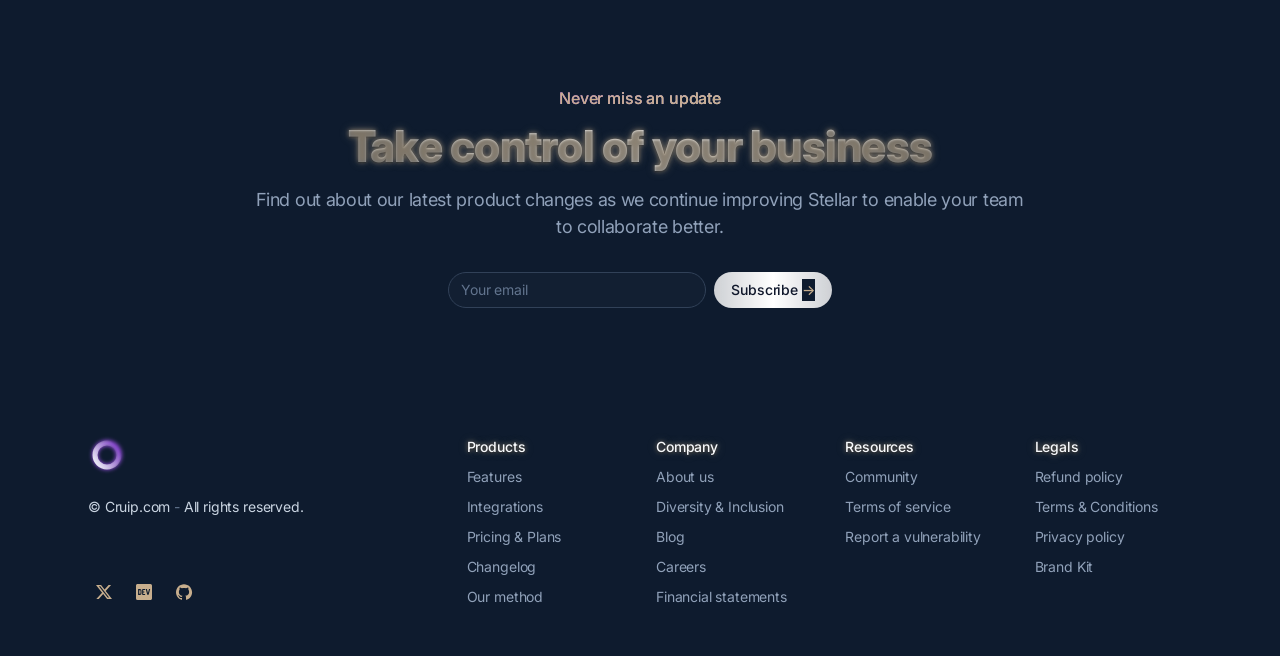
<file: changelog.html>
<!DOCTYPE html>
<html lang="en" class="scroll-smooth">

<head>
    <meta charset="utf-8">
    <title>Stellar HTML Demo - Changelog</title>
    <meta name="viewport" content="width=device-width,initial-scale=1">
    <link href="./css/vendors/aos.css" rel="stylesheet">
    <link rel="stylesheet" href="./css/vendors/swiper-bundle.min.css" />
    <link href="./style.css" rel="stylesheet">
</head>

<body class="font-inter antialiased bg-slate-900 text-slate-100 tracking-tight">

    <!-- Page wrapper -->
    <div class="flex flex-col min-h-screen overflow-hidden supports-[overflow:clip]:overflow-clip">

        <!-- Site header -->
        <header class="absolute w-full z-30">
            <div class="max-w-6xl mx-auto px-4 sm:px-6">
                <div class="flex items-center justify-between h-16 md:h-20">

                    <!-- Site branding -->
                    <div class="flex-1">
                        <!-- Logo -->
                        <a class="inline-flex" href="index.html" aria-label="Cruip">
                            <img class="max-w-none" src="./images/logo.svg" width="38" height="38" alt="Stellar">
                        </a>
                    </div>

                    <!-- Desktop navigation -->
                    <nav class="hidden md:flex md:grow">

                        <!-- Desktop menu links -->
                        <ul class="flex grow justify-center flex-wrap items-center">
                            <li>
                                <a class="font-medium text-sm text-slate-300 hover:text-white mx-4 lg:mx-5 transition duration-150 ease-in-out" href="about.html">About</a>
                            </li>
                            <li>
                                <a class="font-medium text-sm text-slate-300 hover:text-white mx-4 lg:mx-5 transition duration-150 ease-in-out" href="integrations.html">Integrations</a>
                            </li>
                            <li>
                                <a class="font-medium text-sm text-slate-300 hover:text-white mx-4 lg:mx-5 transition duration-150 ease-in-out" href="pricing.html">Pricing</a>
                            </li>
                            <li>
                                <a class="font-medium text-sm text-slate-300 hover:text-white mx-4 lg:mx-5 transition duration-150 ease-in-out" href="customers.html">Customers</a>
                            </li>
                            <li>
                                <a class="font-medium text-sm text-slate-300 hover:text-white mx-4 lg:mx-5 transition duration-150 ease-in-out" href="changelog.html">Changelog</a>
                            </li>
                        </ul>

                    </nav>

                    <!-- Desktop sign in links -->
                    <ul class="flex-1 flex justify-end items-center">
                        <li>
                            <a class="font-medium text-sm text-slate-300 hover:text-white whitespace-nowrap transition duration-150 ease-in-out" href="signin.html">Sign in</a>
                        </li>
                        <li class="ml-6">
                            <a class="btn-sm text-slate-300 hover:text-white transition duration-150 ease-in-out w-full group [background:linear-gradient(var(--color-slate-900),var(--color-slate-900))_padding-box,conic-gradient(var(--color-slate-400),var(--color-slate-700)_25%,var(--color-slate-700)_75%,var(--color-slate-400)_100%)_border-box] relative before:absolute before:inset-0 before:bg-slate-800/30 before:rounded-full before:pointer-events-none" href="signup.html">
                                <span class="relative inline-flex items-center">
                                    Sign up <span class="tracking-normal text-purple-500 group-hover:translate-x-0.5 transition-transform duration-150 ease-in-out ml-1">-&gt;</span>
                                </span>
                            </a>
                        </li>
                    </ul>

                    <!-- Mobile menu -->
                    <div class="md:hidden flex items-center ml-4" x-data="{ expanded: false }">
                    
                        <!-- Hamburger button -->
                        <button class="group inline-flex w-8 h-8 text-slate-300 hover:text-white text-center items-center justify-center transition" aria-controls="mobile-nav" :aria-expanded="expanded" @click.stop="expanded = !expanded">
                            <span class="sr-only">Menu</span>
                            <svg class="w-4 h-4 fill-current pointer-events-none" viewBox="0 0 16 16" xmlns="http://www.w3.org/2000/svg">
                                <rect class="origin-center transition-all duration-300 ease-[cubic-bezier(.5,.85,.25,1.1)] -translate-y-[5px] group-aria-expanded:rotate-[315deg] group-aria-expanded:translate-y-0" y="7" width="16" height="2" rx="1"></rect>
                                <rect class="origin-center group-aria-expanded:rotate-45 transition-all duration-300 ease-[cubic-bezier(.5,.85,.25,1.8)]" y="7" width="16" height="2" rx="1"></rect>
                                <rect class="origin-center transition-all duration-300 ease-[cubic-bezier(.5,.85,.25,1.1)] translate-y-[5px] group-aria-expanded:rotate-[135deg] group-aria-expanded:translate-y-0" y="7" width="16" height="2" rx="1"></rect>
                            </svg>
                        </button>   
                    
                        <!-- Mobile navigation -->
                        <nav id="mobile-nav" class="absolute top-full z-20 left-0 w-full px-4 sm:px-6 overflow-hidden transition-all duration-300 ease-in-out" x-ref="mobileNav" :style="expanded ? 'max-height: ' + $refs.mobileNav.scrollHeight + 'px; opacity: 1' : 'max-height: 0; opacity: .8'" @click.outside="expanded = false" @keydown.escape.window="expanded = false" x-cloak>
                            <ul class="border border-transparent [background:linear-gradient(var(--color-slate-900),var(--color-slate-900))_padding-box,conic-gradient(var(--color-slate-400),var(--color-slate-700)_25%,var(--color-slate-700)_75%,var(--color-slate-400)_100%)_border-box] rounded-lg px-4 py-1.5">
                                <li>
                                    <a class="flex font-medium text-sm text-slate-300 hover:text-white py-1.5" href="about.html">About</a>
                                </li>
                                <li>
                                    <a class="flex font-medium text-sm text-slate-300 hover:text-white py-1.5" href="integrations.html">Integrations</a>
                                </li>
                                <li>
                                    <a class="flex font-medium text-sm text-slate-300 hover:text-white py-1.5" href="pricing.html">Pricing</a>
                                </li>
                                <li>
                                    <a class="flex font-medium text-sm text-slate-300 hover:text-white py-1.5" href="customers.html">Customers</a>
                                </li>
                                <li>
                                    <a class="flex font-medium text-sm text-slate-300 hover:text-white py-1.5" href="changelog.html">Changelog</a>
                                </li>
                            </ul>
                        </nav>
                    
                    </div>

                </div>
            </div>
        </header>

        <!-- Page content -->
        <main class="grow">

            <!-- Content -->
            <section class="relative">

                <!-- Radial gradient -->
                <div class="absolute flex items-center justify-center top-0 -translate-y-1/2 left-1/2 -translate-x-1/2 pointer-events-none -z-10 w-[800px] aspect-square" aria-hidden="true">
                    <div class="absolute inset-0 translate-z-0 bg-purple-500 rounded-full blur-[120px] opacity-30"></div>
                    <div class="absolute w-64 h-64 translate-z-0 bg-purple-400 rounded-full blur-[80px] opacity-70"></div>
                </div>

                <!-- Particles animation -->
                <div class="absolute inset-0 h-96 -z-10" aria-hidden="true">
                    <canvas data-particle-animation data-particle-quantity="15"></canvas>
                </div>

                <!-- Illustration -->
                <div class="md:block absolute left-1/2 -translate-x-1/2 -mt-16 blur-2xl opacity-90 pointer-events-none -z-10" aria-hidden="true">
                    <img src="./images/page-illustration.svg" class="max-w-none" width="1440" height="427" alt="Page Illustration">
                </div>

                <div class="max-w-6xl mx-auto px-4 sm:px-6">
                    <div class="pt-32 pb-12 md:pt-40 md:pb-20">

                        <!-- Page header -->
                        <div class="text-center pb-12 md:pb-20">
                            <h1 class="h1 bg-clip-text text-transparent bg-linear-to-r from-slate-200/60 via-slate-200 to-slate-200/60 pb-4">What's New</h1>
                            <div class="max-w-3xl mx-auto">
                                <p class="text-lg text-slate-400">New updates and improvements to Stellar.</p>
                            </div>
                        </div>

                        <!-- Content -->
                        <div class="max-w-3xl mx-auto">
                            <div class="relative">
                                <div class="absolute h-full top-4 left-[2px] w-0.5 bg-slate-800 [mask-image:linear-gradient(0deg,transparent,var(--color-white)_150px,var(--color-white))] -z-10 overflow-hidden after:absolute after:h-4 after:top-0 after:-translate-y-full after:left-0 after:w-0.5 after:bg-[linear-gradient(180deg,transparent,--theme(--color-purple-500/.65)_25%,--theme(--color-purple-200)_50%,--theme(--color-purple-500/.65)_75%,transparent)] after:animate-shine" aria-hidden="true"></div>
                                <!-- Post -->
                                <article class="pt-12 first-of-type:pt-0 group">
                                    <div class="md:flex">
                                        <div class="w-48 shrink-0">
                                            <time class="text-sm inline-flex items-center bg-clip-text text-transparent bg-linear-to-r from-purple-500 to-purple-200 md:leading-8 before:w-1.5 before:h-1.5 before:rounded-full before:bg-purple-500 before:ring-4 before:ring-purple-500/30 mb-3">
                                                <span class="ml-[1.625rem] md:ml-5">Nov 27, 2024</span>
                                            </time>
                                        </div>
                                        <div class="grow ml-8 md:ml-0 pb-12 group-last-of-type:pb-0 border-b [border-image:linear-gradient(to_right,--theme(--color-slate-700/.3),--theme(--color-slate-700),--theme(--color-slate-700/.3))1] group-last-of-type:border-none">
                                            <header>
                                                <h2 class="text-2xl font-bold bg-clip-text text-transparent bg-linear-to-r from-slate-200/60 via-slate-200 to-slate-200/60 leading-8 pb-6">Weekly Update: Stellar X</h2>
                                            </header>
                                            <figure class="bg-linear-to-b from-slate-300/20 to-transparent rounded-3xl p-px mb-8">
                                                <img class="w-full rounded-[inherit]" src="./images/changelog-01.png" width="574" height="326" alt="Changelog 01">
                                            </figure>
                                            <div class="prose max-w-none text-slate-400 prose-p:leading-relaxed prose-a:text-purple-500 prose-a:no-underline hover:prose-a:underline prose-strong:text-slate-50 prose-strong:font-medium">
                                                <p>Lorem ipsum dolor sit amet, consectetur adipiscing elit, sed do eiusmod tempor incididunt ut labore et dolore magna aliqua. Ut enim ad minim veniam, quis nostrud exercitation ullamco laboris nisi ut aliquip ex ea commodo consequat.</p>
                                                <p>Duis aute irure dolor in reprehenderit in voluptate velit esse cillum dolore eu fugiat nulla pariatur excepteur sint occaecat cupidatat non proident.</p>
                                            </div>
                                        </div>
                                    </div>
                                </article>
                                <!-- Post -->
                                <article class="pt-12 first-of-type:pt-0 group">
                                    <div class="md:flex">
                                        <div class="w-48 shrink-0">
                                            <time class="text-sm inline-flex items-center bg-clip-text text-transparent bg-linear-to-r from-purple-500 to-purple-200 md:leading-8 before:w-1.5 before:h-1.5 before:rounded-full before:bg-purple-500 before:ring-4 before:ring-purple-500/30 mb-3">
                                                <span class="ml-[1.625rem] md:ml-5">Nov 22, 2024</span>
                                            </time>
                                        </div>
                                        <div class="grow ml-8 md:ml-0 pb-12 group-last-of-type:pb-0 border-b [border-image:linear-gradient(to_right,--theme(--color-slate-700/.3),--theme(--color-slate-700),--theme(--color-slate-700/.3))1] group-last-of-type:border-none">
                                            <header>
                                                <h2 class="text-2xl font-bold bg-clip-text text-transparent bg-linear-to-r from-slate-200/60 via-slate-200 to-slate-200/60 leading-8 pb-6">Refreshed main menu navigation</h2>
                                            </header>
                                            <figure class="bg-linear-to-b from-slate-300/20 to-transparent rounded-3xl p-px mb-8">
                                                <img class="w-full rounded-[inherit]" src="./images/changelog-02.png" width="574" height="326" alt="Changelog 02">
                                            </figure>
                                            <div class="prose max-w-none text-slate-400 prose-p:leading-relaxed prose-a:text-purple-500 prose-a:no-underline hover:prose-a:underline prose-strong:text-slate-50 prose-strong:font-medium">
                                                <p>Better align your teams and partners around standardized product principles and consistent implementation standards using the latest architecture shape pack.</p>
                                                <ul>
                                                    <li>Streamline intake with workflows, templates, and automations</li>
                                                    <li>See realtime updates in Slack and get notified when your task is complete</li>
                                                    <li>Receive requests in Stellar in a shared team inbox</li>
                                                </ul>
                                                <p>Subscribe to get notified of key changes in the views you care about most. Opt-in to <a href="#0">receive a notification</a> when tasks are added to the view or when issues are completed or canceled.</p>
                                            </div>
                                        </div>
                                    </div>
                                </article>
                                <!-- Post -->
                                <article class="pt-12 first-of-type:pt-0 group">
                                    <div class="md:flex">
                                        <div class="w-48 shrink-0">
                                            <time class="text-sm inline-flex items-center bg-clip-text text-transparent bg-linear-to-r from-purple-500 to-purple-200 md:leading-8 before:w-1.5 before:h-1.5 before:rounded-full before:bg-purple-500 before:ring-4 before:ring-purple-500/30 mb-3">
                                                <span class="ml-[1.625rem] md:ml-5">Nov 4, 2024</span>
                                            </time>
                                        </div>
                                        <div class="grow ml-8 md:ml-0 pb-12 group-last-of-type:pb-0 border-b [border-image:linear-gradient(to_right,--theme(--color-slate-700/.3),--theme(--color-slate-700),--theme(--color-slate-700/.3))1] group-last-of-type:border-none">
                                            <header>
                                                <h2 class="text-2xl font-bold bg-clip-text text-transparent bg-linear-to-r from-slate-200/60 via-slate-200 to-slate-200/60 leading-8 pb-6">New cloud architecture</h2>
                                            </header>
                                            <figure class="bg-linear-to-b from-slate-300/20 to-transparent rounded-3xl p-px mb-8">
                                                <img class="w-full rounded-[inherit]" src="./images/changelog-03.png" width="574" height="326" alt="Changelog 03">
                                            </figure>
                                            <div class="prose max-w-none text-slate-400 prose-p:leading-relaxed prose-a:text-purple-500 prose-a:no-underline hover:prose-a:underline prose-strong:text-slate-50 prose-strong:font-medium">
                                                <p>Newly created diagrams are now editable, full screen mode for more editing real estate, and both apps are updated to the latest version supporting new diagram types (eg. C4 architecture).</p>
                                                <p>Create professional-looking diagrams with line jumps, making it easy to navigate complex diagrams with ease. You can also apply jumps to individual lines or the entire diagram.</p>
                                            </div>
                                        </div>
                                    </div>
                                </article>
                                <!-- Post -->
                                <article class="pt-12 first-of-type:pt-0 group">
                                    <div class="md:flex">
                                        <div class="w-48 shrink-0">
                                            <time class="text-sm inline-flex items-center bg-clip-text text-transparent bg-linear-to-r from-purple-500 to-purple-200 md:leading-8 before:w-1.5 before:h-1.5 before:rounded-full before:bg-purple-500 before:ring-4 before:ring-purple-500/30 mb-3">
                                                <span class="ml-[1.625rem] md:ml-5">Oct 31, 2024</span>
                                            </time>
                                        </div>
                                        <div class="grow ml-8 md:ml-0 pb-12 group-last-of-type:pb-0 border-b [border-image:linear-gradient(to_right,--theme(--color-slate-700/.3),--theme(--color-slate-700),--theme(--color-slate-700/.3))1] group-last-of-type:border-none">
                                            <header>
                                                <h2 class="text-2xl font-bold bg-clip-text text-transparent bg-linear-to-r from-slate-200/60 via-slate-200 to-slate-200/60 leading-8 pb-6">Updates to the Filtering API</h2>
                                            </header>
                                            <figure class="bg-linear-to-b from-slate-300/20 to-transparent rounded-3xl p-px mb-8">
                                                <img class="w-full rounded-[inherit]" src="./images/changelog-04.png" width="574" height="326" alt="Changelog 04">
                                            </figure>
                                            <div class="prose max-w-none text-slate-400 prose-p:leading-relaxed prose-a:text-purple-500 prose-a:no-underline hover:prose-a:underline prose-strong:text-slate-50 prose-strong:font-medium">
                                                <p>We understand that who you've worked with in the past is often who you'll work with in the future, and are now placing a higher emphasis on making your past mentions more accessible. This means your previous collaborators will be front and center, ready for future collaboration.</p>
                                            </div>
                                        </div>
                                    </div>
                                </article>
                            </div>
                        </div>

                        <!-- Pagination -->
                        <div class="max-w-3xl mx-auto">
                            <ul class="flex items-center justify-between mt-12 pl-8 md:pl-48">
                                <li>
                                    <span class="btn-sm text-slate-700 transition duration-150 ease-in-out group [background:linear-gradient(var(--color-slate-900),var(--color-slate-900))_padding-box,conic-gradient(var(--color-slate-400),var(--color-slate-700)_25%,var(--color-slate-700)_75%,var(--color-slate-400)_100%)_border-box] relative before:absolute before:inset-0 before:bg-slate-800/30 before:rounded-full before:pointer-events-none cursor-not-allowed">
                                        <span class="relative inline-flex items-center">
                                            <span class="tracking-normal text-slate-700 mr-1">&lt;-</span> Previous Page
                                        </span>
                                    </span>
                                </li>
                                <li>
                                    <a class="btn-sm text-slate-300 hover:text-white transition duration-150 ease-in-out group [background:linear-gradient(var(--color-slate-900),var(--color-slate-900))_padding-box,conic-gradient(var(--color-slate-400),var(--color-slate-700)_25%,var(--color-slate-700)_75%,var(--color-slate-400)_100%)_border-box] relative before:absolute before:inset-0 before:bg-slate-800/30 before:rounded-full before:pointer-events-none" href="#0">
                                        <span class="relative inline-flex items-center">
                                            Next Page <span class="tracking-normal text-purple-500 group-hover:translate-x-0.5 transition-transform duration-150 ease-in-out ml-1">-&gt;</span>
                                        </span>
                                    </a>
                                </li>
                            </ul>
                        </div>

                    </div>
                </div>

            </section>

            <!-- CTA -->
            <section>
                <div class="max-w-6xl mx-auto px-4 sm:px-6">
                    <div class="relative px-8 py-12 md:py-20 rounded-[3rem] overflow-hidden">
                        <!-- Radial gradient -->
                        <div class="absolute flex items-center justify-center top-0 -translate-y-1/2 left-1/2 -translate-x-1/2 pointer-events-none -z-10 w-1/3 aspect-square" aria-hidden="true">
                            <div class="absolute inset-0 translate-z-0 bg-purple-500 rounded-full blur-[120px] opacity-70"></div>
                            <div class="absolute w-1/4 h-1/4 translate-z-0 bg-purple-400 rounded-full blur-[40px]"></div>
                        </div>
                        <!-- Blurred shape -->
                        <div class="absolute bottom-0 translate-y-1/2 left-0 blur-2xl opacity-50 pointer-events-none -z-10" aria-hidden="true">
                            <svg xmlns="http://www.w3.org/2000/svg" width="434" height="427">
                                <defs>
                                    <linearGradient id="bs5-a" x1="19.609%" x2="50%" y1="14.544%" y2="100%">
                                        <stop offset="0%" stop-color="#A855F7" />
                                        <stop offset="100%" stop-color="#6366F1" stop-opacity="0" />
                                    </linearGradient>
                                </defs>
                                <path fill="url(#bs5-a)" fill-rule="evenodd" d="m0 0 461 369-284 58z" transform="matrix(1 0 0 -1 0 427)" />
                            </svg>
                        </div>
                        <!-- Content -->
                        <div class="max-w-3xl mx-auto text-center">
                            <div>
                                <div class="inline-flex font-medium bg-clip-text text-transparent bg-linear-to-r from-purple-500 to-purple-200 pb-3">Never miss an update</div>
                            </div>
                            <h2 class="h2 bg-clip-text text-transparent bg-linear-to-r from-slate-200/60 via-slate-200 to-slate-200/60 pb-4">Take control of your business</h2>
                            <p class="text-lg text-slate-400 mb-8">Find out about our latest product changes as we continue improving Stellar to enable your team to collaborate better.</p>
                            <form class="inline-flex max-w-sm w-full">
                                <div class="w-full flex flex-col sm:flex-row justify-center max-w-xs mx-auto sm:max-w-none">
                                    <input type="email" class="form-input py-1.5 w-full mb-3 sm:mb-0 sm:mr-2 rounded-full bg-slate-800/30 border-slate-700" placeholder="Your email" aria-label="Your email" />
                                    <button class="btn text-slate-900 bg-linear-to-r from-white/80 via-white to-white/80 hover:bg-white transition duration-150 ease-in-out group" type="submit">Subscribe <span class="tracking-normal text-purple-500 group-hover:translate-x-0.5 transition-transform duration-150 ease-in-out ml-1">-&gt;</span></button>
                                </div>
                            </form>
                        </div>
                    </div>
                </div>
            </section>

        </main>

        <!-- Site footer -->
        <footer>
            <div class="max-w-6xl mx-auto px-4 sm:px-6">
        
                <!-- Blocks -->
                <div class="grid sm:grid-cols-12 gap-8 py-8 md:py-12">
        
                    <!-- 1st block -->
                    <div class="sm:col-span-12 lg:col-span-4 order-1 lg:order-none">
                        <div class="h-full flex flex-col sm:flex-row lg:flex-col justify-between">
                            <div class="mb-4 sm:mb-0">
                                <div class="mb-4">
                                    <!-- Logo -->
                                    <a class="inline-flex" href="index.html" aria-label="Cruip">
                                        <img src="./images/logo.svg" width="38" height="38" alt="Stellar">
                                    </a>
                                </div>
                                <div class="text-sm text-slate-300">&copy; Cruip.com <span class="text-slate-500">-</span> All rights reserved.</div>
                            </div>
                            <!-- Social links -->
                            <ul class="flex">
                                <li>
                                    <a class="flex justify-center items-center text-purple-500 hover:text-purple-400 transition duration-150 ease-in-out" href="#0" aria-label="Twitter">
                                        <svg class="w-8 h-8 fill-current" viewBox="0 0 32 32" xmlns="http://www.w3.org/2000/svg">
                                            <path d="m13.063 9 3.495 4.475L20.601 9h2.454l-5.359 5.931L24 23h-4.938l-3.866-4.893L10.771 23H8.316l5.735-6.342L8 9h5.063Zm-.74 1.347h-1.457l8.875 11.232h1.36l-8.778-11.232Z" />
                                        </svg>
                                    </a>
                                </li>
                                <li class="ml-2">
                                    <a class="flex justify-center items-center text-purple-500 hover:text-purple-400 transition duration-150 ease-in-out" href="#0" aria-label="Dev.to">
                                        <svg xmlns="http://www.w3.org/2000/svg" width="32" height="32">
                                            <path class="w-8 h-8 fill-current" d="M12.29 14.3a.69.69 0 0 0-.416-.155h-.623v3.727h.623a.689.689 0 0 0 .416-.156.543.543 0 0 0 .21-.466v-2.488a.547.547 0 0 0-.21-.462ZM22.432 8H9.568C8.704 8 8.002 8.7 8 9.564v12.872A1.568 1.568 0 0 0 9.568 24h12.864c.864 0 1.566-.7 1.568-1.564V9.564A1.568 1.568 0 0 0 22.432 8Zm-8.925 9.257a1.631 1.631 0 0 1-1.727 1.687h-1.657v-5.909h1.692a1.631 1.631 0 0 1 1.692 1.689v2.533ZM17.1 14.09h-1.9v1.372h1.163v1.057H15.2v1.371h1.9v1.056h-2.217a.72.72 0 0 1-.74-.7v-4.471a.721.721 0 0 1 .7-.739H17.1v1.054Zm3.7 4.118c-.471 1.1-1.316.88-1.694 0l-1.372-5.172H18.9l1.058 4.064 1.056-4.062h1.164l-1.378 5.17Z" />
                                        </svg>
                                    </a>
                                </li>
                                <li class="ml-2">
                                    <a class="flex justify-center items-center text-purple-500 hover:text-purple-400 transition duration-150 ease-in-out" href="#0" aria-label="Github">
                                        <svg class="w-8 h-8 fill-current" viewBox="0 0 32 32" xmlns="http://www.w3.org/2000/svg">
                                            <path d="M16 8.2c-4.4 0-8 3.6-8 8 0 3.5 2.3 6.5 5.5 7.6.4.1.5-.2.5-.4V22c-2.2.5-2.7-1-2.7-1-.4-.9-.9-1.2-.9-1.2-.7-.5.1-.5.1-.5.8.1 1.2.8 1.2.8.7 1.3 1.9.9 2.3.7.1-.5.3-.9.5-1.1-1.8-.2-3.6-.9-3.6-4 0-.9.3-1.6.8-2.1-.1-.2-.4-1 .1-2.1 0 0 .7-.2 2.2.8.6-.2 1.3-.3 2-.3s1.4.1 2 .3c1.5-1 2.2-.8 2.2-.8.4 1.1.2 1.9.1 2.1.5.6.8 1.3.8 2.1 0 3.1-1.9 3.7-3.7 3.9.3.4.6.9.6 1.6v2.2c0 .2.1.5.6.4 3.2-1.1 5.5-4.1 5.5-7.6-.1-4.4-3.7-8-8.1-8z" />
                                        </svg>
                                    </a>
                                </li>
                            </ul>
                        </div>
                    </div>
        
                    <!-- 2nd block -->
                    <div class="sm:col-span-6 md:col-span-3 lg:col-span-2">
                        <h6 class="text-sm text-slate-50 font-medium mb-2">Products</h6>
                        <ul class="text-sm space-y-2">
                            <li>
                                <a class="text-slate-400 hover:text-slate-200 transition duration-150 ease-in-out" href="#0">Features</a>
                            </li>
                            <li>
                                <a class="text-slate-400 hover:text-slate-200 transition duration-150 ease-in-out" href="#0">Integrations</a>
                            </li>
                            <li>
                                <a class="text-slate-400 hover:text-slate-200 transition duration-150 ease-in-out" href="#0">Pricing & Plans</a>
                            </li>
                            <li>
                                <a class="text-slate-400 hover:text-slate-200 transition duration-150 ease-in-out" href="#0">Changelog</a>
                            </li>
                            <li>
                                <a class="text-slate-400 hover:text-slate-200 transition duration-150 ease-in-out" href="#0">Our method</a>
                            </li>
                        </ul>
                    </div>
        
                    <!-- 3rd block -->
                    <div class="sm:col-span-6 md:col-span-3 lg:col-span-2">
                        <h6 class="text-sm text-slate-50 font-medium mb-2">Company</h6>
                        <ul class="text-sm space-y-2">
                            <li>
                                <a class="text-slate-400 hover:text-slate-200 transition duration-150 ease-in-out" href="#0">About us</a>
                            </li>
                            <li>
                                <a class="text-slate-400 hover:text-slate-200 transition duration-150 ease-in-out" href="#0">Diversity & Inclusion</a>
                            </li>
                            <li>
                                <a class="text-slate-400 hover:text-slate-200 transition duration-150 ease-in-out" href="#0">Blog</a>
                            </li>
                            <li>
                                <a class="text-slate-400 hover:text-slate-200 transition duration-150 ease-in-out" href="#0">Careers</a>
                            </li>
                            <li>
                                <a class="text-slate-400 hover:text-slate-200 transition duration-150 ease-in-out" href="#0">Financial statements</a>
                            </li>
                        </ul>
                    </div>
        
                    <!-- 4th block -->
                    <div class="sm:col-span-6 md:col-span-3 lg:col-span-2">
                        <h6 class="text-sm text-slate-50 font-medium mb-2">Resources</h6>
                        <ul class="text-sm space-y-2">
                            <li>
                                <a class="text-slate-400 hover:text-slate-200 transition duration-150 ease-in-out" href="#0">Community</a>
                            </li>
                            <li>
                                <a class="text-slate-400 hover:text-slate-200 transition duration-150 ease-in-out" href="#0">Terms of service</a>
                            </li>
                            <li>
                                <a class="text-slate-400 hover:text-slate-200 transition duration-150 ease-in-out" href="#0">Report a vulnerability</a>
                            </li>
                        </ul>
                    </div>
        
                    <!-- 5th block -->
                    <div class="sm:col-span-6 md:col-span-3 lg:col-span-2">
                        <h6 class="text-sm text-slate-50 font-medium mb-2">Legals</h6>
                        <ul class="text-sm space-y-2">
                            <li>
                                <a class="text-slate-400 hover:text-slate-200 transition duration-150 ease-in-out" href="#0">Refund policy</a>
                            </li>
                            <li>
                                <a class="text-slate-400 hover:text-slate-200 transition duration-150 ease-in-out" href="#0">Terms & Conditions</a>
                            </li>
                            <li>
                                <a class="text-slate-400 hover:text-slate-200 transition duration-150 ease-in-out" href="#0">Privacy policy</a>
                            </li>
                            <li>
                                <a class="text-slate-400 hover:text-slate-200 transition duration-150 ease-in-out" href="#0">Brand Kit</a>
                            </li>
                        </ul>
                    </div>
        
                </div>
        
            </div>
        </footer>

    </div>

    <script src="./js/vendors/alpinejs.min.js" defer></script>
    <script src="./js/vendors/aos.js"></script>
    <script src="./js/vendors/swiper-bundle.min.js"></script>
    <script src="./js/main.js"></script>

</body>

</html>
</file>
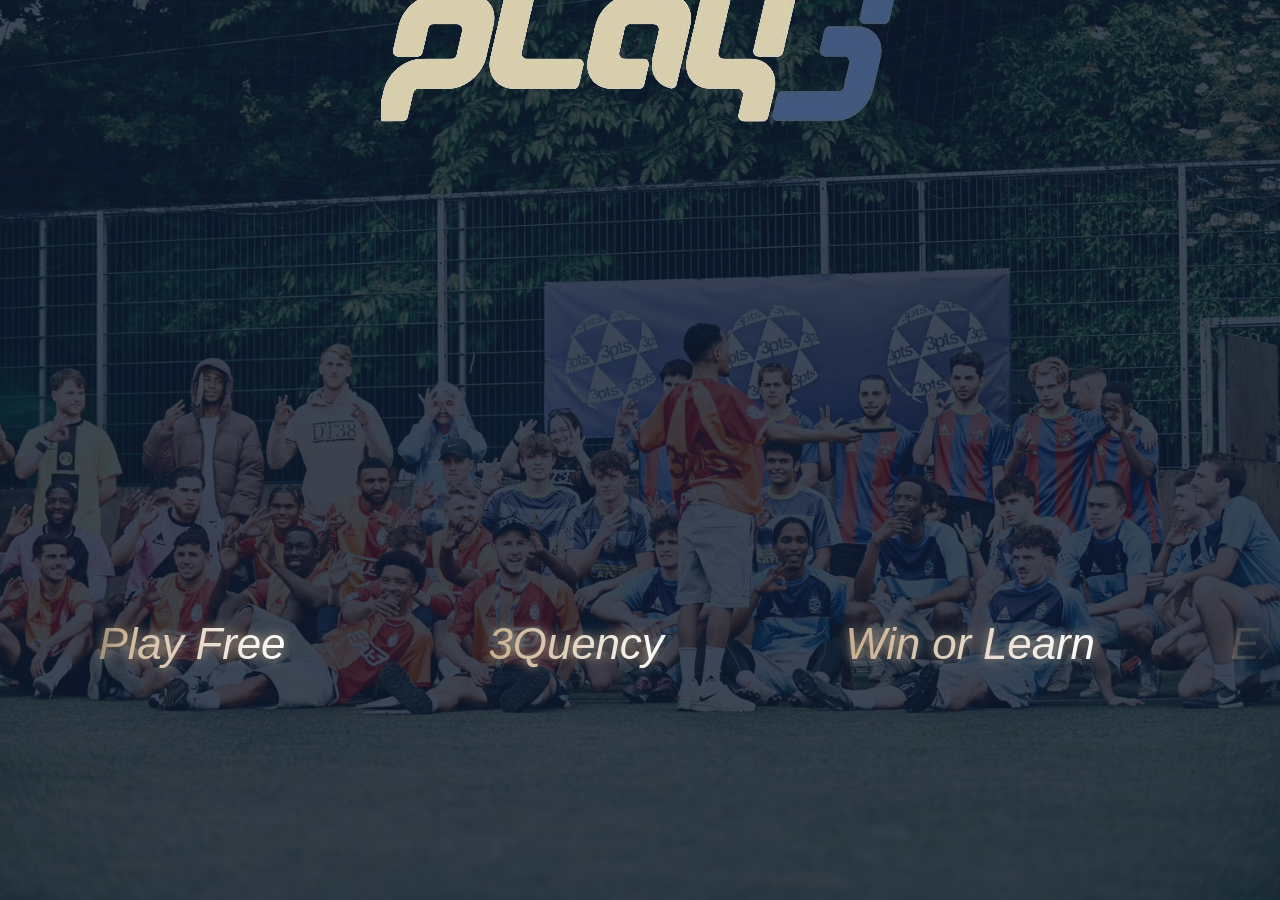
<file: index3.html>
<!DOCTYPE html>
<html lang="en" class="scroll-smooth">

<head>
    <meta charset="utf-8">
    <title>Play3 - Home</title>
    <meta name="viewport" content="width=device-width,initial-scale=1">
    <link href="./css/vendors/aos.css" rel="stylesheet">
    <link rel="stylesheet" href="./css/vendors/swiper-bundle.min.css" />
    <link href="./style.css" rel="stylesheet">
</head>

<body class="font-inter antialiased bg-slate-900 text-slate-100 tracking-tight">

    <!-- Page wrapper -->
    <div class="flex flex-col min-h-screen overflow-hidden supports-[overflow:clip]:overflow-clip">

        <!-- Site header -->
        <header class="relative w-full z-30">
            <div class="max-w-6xl mx-auto px-4 sm:px-6">
                <div class="flex items-center justify-between h-16 md:h-20">
        
                    <!-- Site branding -->
       <div class="w-full flex justify-center mt-16 md:mt-24">
    <!-- Logo -->
    <a class="inline-flex justify-center" aria-label="play3logo">
        <img 
            src="./images/play3logo.jpg" 
            alt="Play3 Logo"
            class="w-56 md:w-80 lg:w-96 h-auto object-contain"
        >
    </a>
</div>

                    <!-- Desktop navigation -->
                  <!--   <nav class="hidden md:flex md:grow">
        
                        <! Desktop menu links -->
                        <!-- <ul class="flex grow justify-center flex-wrap items-center">
                            <li>
                                <a class="font-medium text-sm text-slate-300 hover:text-white mx-4 mx-4 lg:mx-5 transition duration-150 ease-in-out" href="about.html">About</a>
                            </li>
                            <li>
                                <a class="font-medium text-sm text-slate-300 hover:text-white mx-4 lg:mx-5 transition duration-150 ease-in-out" href="booking.html">Booking</a>
                            </li>
                            <li>
                                <a class="font-medium text-sm text-slate-300 hover:text-white mx-4 lg:mx-5 transition duration-150 ease-in-out" href="pricing.html">Pricing</a>
                            </li>
                            <li>
                                <a class="font-medium text-sm text-slate-300 hover:text-white mx-4 lg:mx-5 transition duration-150 ease-in-out" href="reviews.html">Reviews</a>
                            </li>
                            <li>
                                <a class="font-medium text-sm text-slate-300 hover:text-white mx-4 lg:mx-5 transition duration-150 ease-in-out" href="questionnaire.html">Questionnaire</a>
                            </li> 
                        </ul>
        
                    </nav> -->
        
                
                  <!-- Desktop booking button -->
<!--  <ul class="flex-1 flex justify-end items-center">
    <li>
        <a
  href="https://tidycal.com/helloecobubba/play3-training-session" target="_blank"
  class="btn btn-play3 inline-flex items-center group"
>
  <span class="relative inline-flex items-center">
    Book a Session
    <span class="ml-1 transition-transform duration-150 ease-in-out group-hover:translate-x-0.5">
      →
    </span>
  </span>
</a>

    </li>
</ul> -->
                
                    <!-- Mobile menu -->
                    <div class="md:hidden flex items-center ml-4" x-data="{ expanded: false }">
        
                        <!-- Hamburger button -->
                        <button class="group inline-flex w-8 h-8 text-slate-300 hover:text-white text-center items-center justify-center transition" aria-controls="mobile-nav" :aria-expanded="expanded" @click.stop="expanded = !expanded">
                            <span class="sr-only">Menu</span>
                            <svg class="w-4 h-4 fill-current pointer-events-none" viewBox="0 0 16 16" xmlns="http://www.w3.org/2000/svg">
                                <rect class="origin-center transition-all duration-300 ease-[cubic-bezier(.5,.85,.25,1.1)] -translate-y-[5px] group-aria-expanded:rotate-[315deg] group-aria-expanded:translate-y-0" y="7" width="16" height="2" rx="1"></rect>
                                <rect class="origin-center group-aria-expanded:rotate-45 transition-all duration-300 ease-[cubic-bezier(.5,.85,.25,1.8)]" y="7" width="16" height="2" rx="1"></rect>
                                <rect class="origin-center transition-all duration-300 ease-[cubic-bezier(.5,.85,.25,1.1)] translate-y-[5px] group-aria-expanded:rotate-[135deg] group-aria-expanded:translate-y-0" y="7" width="16" height="2" rx="1"></rect>
                            </svg>
                        </button>                             
        
                        <!-- Mobile navigation -->
                      <!--   <nav id="mobile-nav" class="absolute top-full z-20 left-0 w-full px-4 sm:px-6 overflow-hidden transition-all duration-300 ease-in-out" x-ref="mobileNav" :style="expanded ? 'max-height: ' + $refs.mobileNav.scrollHeight + 'px; opacity: 1' : 'max-height: 0; opacity: .8'" @click.outside="expanded = false" @keydown.escape.window="expanded = false" x-cloak>
                            <ul class="border border-transparent [background:linear-gradient(var(--color-slate-900),var(--color-slate-900))_padding-box,conic-gradient(var(--color-slate-400),var(--color-slate-700)_25%,var(--color-slate-700)_75%,var(--color-slate-400)_100%)_border-box] rounded-lg px-4 py-1.5">
                                                   <li>
                                <a class="font-medium text-sm text-slate-300 hover:text-white mx-4 lg:mx-5 transition duration-150 ease-in-out" href="about.html">About</a>
                            </li>
                            <li>
                                <a href="https://tidycal.com/helloecobubba/play3-training-session" class="font-medium text-sm text-slate-300 hover:text-white mx-4 lg:mx-5 transition duration-150 ease-in-out" href="booking.html">Booking</a>
                            </li>

                             <li>
                                <a class="font-medium text-sm text-slate-300 hover:text-white mx-4 lg:mx-5 transition duration-150 ease-in-out" href="pricing.html">Pricing</a>
                            </li> 
                            <li>
                                <a class="font-medium text-sm text-slate-300 hover:text-white mx-4 lg:mx-5 transition duration-150 ease-in-out" href="reviews.html">Reviews</a>
                            </li>
                            <li>
                                <a class="font-medium text-sm text-slate-300 hover:text-white mx-4 lg:mx-5 transition duration-150 ease-in-out" href="questionnaire.html">Questionnaire</a>
                            </li> 
                            </ul>
                        </nav> -->
        
                    </div>
        
                </div>
            </div>
        </header>

        <!-- Page content -->
        <main class="grow">

            <!-- Hero -->
            <section>
                              <div class="absolute inset-0 -z-20 overflow-hidden opacity-20">
    <img 
        src="./images/dariospeech.jpg" 
        class="w-full h-full object-cover" 
        alt="FAQ Background"
    />
</div>
                <div class="relative max-w-6xl mx-auto px-4 sm:px-6">

                    <!-- Particles animation -->
                    <div class="absolute inset-0 -z-10" aria-hidden="true">
                        <canvas data-particle-animation></canvas>
                    </div>

                    <!-- Illustration -->
                    <div class="absolute inset-0 -z-10 -mx-28 rounded-b-[3rem] pointer-events-none overflow-hidden" aria-hidden="true">
                        <div class="absolute left-1/2 -translate-x-1/2 bottom-0 -z-10">
                            <img src="./images/glow-bottom.svg" class="max-w-none" width="2146" height="774" alt="Hero Illustration">
                        </div>
                    </div>

                    <div class="pt-32 pb-16 md:pt-52 md:pb-32">

                        <!-- Hero content -->
                        <div class="max-w-3xl mx-auto text-center">
                            <div class="mb-6" data-aos="fade-down">
                               <div class="inline-flex">
  <a
    href="about.html"
    class="group inline-flex items-center font-medium transition-all duration-200 ease-in-out hover:tracking-wide"
    style="
      color: var(--play3-gold);
      text-shadow:
        0 0 6px rgba(212,175,55,0.6),
        0 0 16px rgba(212,175,55,0.4);
    "
  >
    PLAY3 
    Coming Soon
    <span
      class="ml-1 transition-transform duration-200 ease-in-out group-hover:translate-x-1"
      style="
        color: var(--play3-gold);
        text-shadow:
          0 0 6px rgba(212,175,55,0.6),
          0 0 16px rgba(212,175,55,0.4);
      "
    >
      →
    </span>
  </a>
</div>
                            </div>
                            <h1 class="h1 bg-clip-text text-transparent bg-linear-to-r from-slate-200/60 via-slate-200 to-slate-200/60 pb-4" data-aos="fade-down"><p class="mb-6 text-lg font-medium" style="color: var(--play3-gold);">
                        Sign up to Play Fr33<br>
                        1-2-1 & Small Group Sessions Available
                    </h1>
                            <div class="max-w-xs mx-auto sm:max-w-none sm:inline-flex sm:justify-center space-y-4 sm:space-y-0 sm:space-x-4" data-aos="fade-down" data-aos-delay="400">
                                <div>
                                   <a href="booking.html" class="btn-play3 inline-flex items-center justify-center group">
  <span class="inline-flex items-center">
    Sign Up
    <span class="ml-1 transition-transform group-hover:translate-x-0.5">→</span>
  </span>
</a>

                                </div>
                            </div>

                        </div>

                    </div>
                </div>
            </section>

    <!-- MARQUEE Scroll -->
        <section>
  <div class="relative w-full overflow-hidden
    [mask-image:_linear-gradient(to_right,transparent_0,_black_128px,_black_calc(100%-128px),transparent_100%)]">

    <!-- MARQUEE TRACK -->
    <div class="flex w-max play3-marquee">

      <!-- TRACK A -->
      <ul class="flex items-center flex-nowrap shrink-0 [&_li]:mx-8">
        <li>
          <svg width="320" height="80" viewBox="0 0 320 80" xmlns="http://www.w3.org/2000/svg">
            <defs>
              <linearGradient id="goldGradientA" x1="0%" y1="0%" x2="100%" y2="0%">
                <stop offset="0%" stop-color="var(--play3-gold)" />
                <stop offset="100%" stop-color="#ffffff" />
              </linearGradient>
              <filter id="goldGlowA" x="-50%" y="-50%" width="200%" height="200%">
                <feDropShadow dx="0" dy="0" stdDeviation="6" flood-color="var(--play3-gold)" />
              </filter>
            </defs>
            <text x="50%" y="52%" text-anchor="middle" dominant-baseline="middle"
              font-family="Helvetica, Arial, sans-serif"
              font-style="italic"
              font-size="44"
              fill="url(#goldGradientA)"
              filter="url(#goldGlowA)">
              Play Free
            </text>
          </svg>
        </li>

        <li>
          <svg width="320" height="80" viewBox="0 0 320 80" xmlns="http://www.w3.org/2000/svg">
            <text x="50%" y="52%" text-anchor="middle" dominant-baseline="middle"
              font-family="Helvetica, Arial, sans-serif"
              font-style="italic"
              font-size="44"
              fill="url(#goldGradientA)"
              filter="url(#goldGlowA)">
              3Quency
            </text>
          </svg>
        </li>

        <li>
          <svg width="340" height="80" viewBox="0 0 340 80" xmlns="http://www.w3.org/2000/svg">
            <text x="50%" y="52%" text-anchor="middle" dominant-baseline="middle"
              font-family="Helvetica, Arial, sans-serif"
              font-style="italic"
              font-size="44"
              fill="url(#goldGradientA)"
              filter="url(#goldGlowA)">
              Win or Learn
            </text>
          </svg>
        </li>

        <li>
          <svg width="380" height="80" viewBox="0 0 380 80" xmlns="http://www.w3.org/2000/svg">
            <text x="50%" y="52%" text-anchor="middle" dominant-baseline="middle"
              font-family="Helvetica, Arial, sans-serif"
              font-style="italic"
              font-size="44"
              fill="url(#goldGradientA)"
              filter="url(#goldGlowA)">
              Express Yourself
            </text>
          </svg>
        </li>

        <li>
          <svg width="400" height="80" viewBox="0 0 400 80" xmlns="http://www.w3.org/2000/svg">
            <text x="50%" y="52%" text-anchor="middle" dominant-baseline="middle"
              font-family="Helvetica, Arial, sans-serif"
              font-style="italic"
              font-size="44"
              fill="url(#goldGradientA)"
              filter="url(#goldGlowA)">
              Positive Reactions
            </text>
          </svg>
        </li>

        <li>
          <svg width="300" height="80" viewBox="0 0 300 80" xmlns="http://www.w3.org/2000/svg">
            <text x="50%" y="52%" text-anchor="middle" dominant-baseline="middle"
              font-family="Helvetica, Arial, sans-serif"
              font-style="italic"
              font-size="44"
              fill="url(#goldGradientA)"
              filter="url(#goldGlowA)">
              Family
            </text>
          </svg>
        </li>
      </ul>

      <!-- TRACK B (IDENTICAL COPY) -->
      <ul class="flex items-center flex-nowrap shrink-0 [&_li]:mx-8" aria-hidden="true">
           <li>
          <svg width="320" height="80" viewBox="0 0 320 80" xmlns="http://www.w3.org/2000/svg">
            <defs>
              <linearGradient id="goldGradientA" x1="0%" y1="0%" x2="100%" y2="0%">
                <stop offset="0%" stop-color="var(--play3-gold)" />
                <stop offset="100%" stop-color="#ffffff" />
              </linearGradient>
              <filter id="goldGlowA" x="-50%" y="-50%" width="200%" height="200%">
                <feDropShadow dx="0" dy="0" stdDeviation="6" flood-color="var(--play3-gold)" />
              </filter>
            </defs>
            <text x="50%" y="52%" text-anchor="middle" dominant-baseline="middle"
              font-family="Helvetica, Arial, sans-serif"
              font-style="italic"
              font-size="44"
              fill="url(#goldGradientA)"
              filter="url(#goldGlowA)">
              Play Free
            </text>
          </svg>
        </li>

        <li>
          <svg width="320" height="80" viewBox="0 0 320 80" xmlns="http://www.w3.org/2000/svg">
            <text x="50%" y="52%" text-anchor="middle" dominant-baseline="middle"
              font-family="Helvetica, Arial, sans-serif"
              font-style="italic"
              font-size="44"
              fill="url(#goldGradientA)"
              filter="url(#goldGlowA)">
              3Quency
            </text>
          </svg>
        </li>

        <li>
          <svg width="340" height="80" viewBox="0 0 340 80" xmlns="http://www.w3.org/2000/svg">
            <text x="50%" y="52%" text-anchor="middle" dominant-baseline="middle"
              font-family="Helvetica, Arial, sans-serif"
              font-style="italic"
              font-size="44"
              fill="url(#goldGradientA)"
              filter="url(#goldGlowA)">
              Win or Learn
            </text>
          </svg>
        </li>

        <li>
          <svg width="380" height="80" viewBox="0 0 380 80" xmlns="http://www.w3.org/2000/svg">
            <text x="50%" y="52%" text-anchor="middle" dominant-baseline="middle"
              font-family="Helvetica, Arial, sans-serif"
              font-style="italic"
              font-size="44"
              fill="url(#goldGradientA)"
              filter="url(#goldGlowA)">
              Express Yourself
            </text>
          </svg>
        </li>

        <li>
          <svg width="400" height="80" viewBox="0 0 400 80" xmlns="http://www.w3.org/2000/svg">
            <text x="50%" y="52%" text-anchor="middle" dominant-baseline="middle"
              font-family="Helvetica, Arial, sans-serif"
              font-style="italic"
              font-size="44"
              fill="url(#goldGradientA)"
              filter="url(#goldGlowA)">
              Positive Reactions
            </text>
          </svg>
        </li>

        <li>
          <svg width="300" height="80" viewBox="0 0 300 80" xmlns="http://www.w3.org/2000/svg">
            <text x="50%" y="52%" text-anchor="middle" dominant-baseline="middle"
              font-family="Helvetica, Arial, sans-serif"
              font-style="italic"
              font-size="44"
              fill="url(#goldGradientA)"
              filter="url(#goldGlowA)">
              Family
            </text>
          </svg>
        </li>
      </ul>

    </div>
  </div>
</section>
<template>
               <!-- Features -->
            <section>
                <div class="relative max-w-6xl mx-auto px-4 sm:px-6">

                    <!-- Illustration -->
                    <div class="absolute inset-0 -z-10 -mx-28 rounded-t-[3rem] pointer-events-none overflow-hidden" aria-hidden="true">
                        <div class="absolute left-1/2 -translate-x-1/2 top-0 -z-10">
                            <img src="./images/glow-top.svg" class="max-w-none" width="1404" height="658" alt="Features Illustration">
                        </div>
                    </div>

                    <div class="pt-16 pb-12 md:pt-52 md:pb-20">

                        <div x-data="{ tab: '1' }">

                            <!-- Section content -->
                            <div class="max-w-xl mx-auto md:max-w-none flex flex-col md:flex-row md:space-x-8 lg:space-x-16 xl:space-x-20 space-y-8 space-y-reverse md:space-y-0">

                                <!-- Content -->
                                <div class="md:w-7/12 lg:w-1/2 order-1 md:order-none max-md:text-center" data-aos="fade-down">
                                    <!-- Content #1 -->
                                    <div>
                                        <div class="inline-flex font-medium bg-clip-text text-transparent bg-linear-to-r from-purple-500 to-purple-200 pb-3">Developing Footballers The Right Way</div>
                                    </div>
                                    <h3 class="h3 bg-clip-text text-transparent bg-linear-to-r from-slate-200/60 via-slate-200 to-slate-200/60 pb-3">The PLAY3 Method: Football. Futsal. Freedom.</h3>
                                    <p class="text-lg text-slate-400 mb-8">  Our approach blends the speed and precision of futsal with the creativity and confidence of football. 
                            Every session is built to help young players express themselves, improve technique, and enjoy the game.</p>
                                    <div class="mt-8 max-w-xs max-md:mx-auto space-y-2">
                                        <button
                                            class="flex items-center text-sm font-medium text-slate-50 rounded-sm border bg-slate-800/25 w-full px-3 py-2 transition duration-150 ease-in-out hover:opacity-100"
                                            :class="tab !== '1' ? 'border-slate-700 opacity-50' : 'border-purple-700 shadow-sm shadow-purple-500/25'"
                                            @click.prevent="tab = '1'"
                                        >
                                            <svg class="shrink-0 fill-slate-300 mr-3" xmlns="http://www.w3.org/2000/svg" width="16" height="16">
                                                <path d="M14 0a2 2 0 0 1 2 2v12a2 2 0 0 1-2 2H2a2 2 0 0 1-2-2V2a2 2 0 0 1 2-2h12Zm0 14V2H2v12h12Zm-3-7H5a1 1 0 1 1 0-2h6a1 1 0 0 1 0 2Zm0 4H5a1 1 0 0 1 0-2h6a1 1 0 0 1 0 2Z" />
                                            </svg>
                                            <span>Build Confidence & Skill</span>
                                        </button>
                                        <button
                                            class="flex items-center text-sm font-medium text-slate-50 rounded-sm border bg-slate-800/25 w-full px-3 py-2 transition duration-150 ease-in-out hover:opacity-100"
                                            :class="tab !== '2' ? 'border-slate-700 opacity-50' : 'border-purple-700 shadow-sm shadow-purple-500/25'"
                                            @click.prevent="tab = '2'"
                                        >
                                            <svg class="shrink-0 fill-slate-300 mr-3" xmlns="http://www.w3.org/2000/svg" width="16" height="16">
                                                <path d="M2 6H0V2a2 2 0 0 1 2-2h4v2H2v4ZM16 6h-2V2h-4V0h4a2 2 0 0 1 2 2v4ZM14 16h-4v-2h4v-4h2v4a2 2 0 0 1-2 2ZM6 16H2a2 2 0 0 1-2-2v-4h2v4h4v2Z" />
                                            </svg>
                                            <span>Football + Futsal Fusion</span>
                                        </button>
                                        <button
                                            class="flex items-center text-sm font-medium text-slate-50 rounded-sm border bg-slate-800/25 w-full px-3 py-2 transition duration-150 ease-in-out hover:opacity-100"
                                            :class="tab !== '3' ? 'border-slate-700 opacity-50' : 'border-purple-700 shadow-sm shadow-purple-500/25'"
                                            @click.prevent="tab = '3'"
                                        >
                                            <svg class="shrink-0 fill-slate-300 mr-3" xmlns="http://www.w3.org/2000/svg" width="16" height="16">
                                                <path d="M14.3.3c.4-.4 1-.4 1.4 0 .4.4.4 1 0 1.4l-8 8c-.2.2-.4.3-.7.3-.3 0-.5-.1-.7-.3-.4-.4-.4-1 0-1.4l8-8ZM15 7c.6 0 1 .4 1 1 0 4.4-3.6 8-8 8s-8-3.6-8-8 3.6-8 8-8c.6 0 1 .4 1 1s-.4 1-1 1C4.7 2 2 4.7 2 8s2.7 6 6 6 6-2.7 6-6c0-.6.4-1 1-1Z" />
                                            </svg>
                                            <span>Individual Player Growth</span>
                                        </button>                                        
                                    </div>
                                </div>

                                <!-- Image -->
                                <div class="md:w-5/12 lg:w-1/2" data-aos="fade-up" data-aos-delay="100">
                                    <div class="relative py-24 -mt-12">

                                        <!-- Particles animation -->
                                        <div class="absolute inset-0 -z-10">
                                            <canvas data-particle-animation data-particle-quantity="8" data-particle-staticity="30"></canvas>
                                        </div>

                                        <div class="flex items-center justify-center">
                                            <div class="relative w-48 h-48 flex justify-center items-center">
                                         <!-- Halo effect -->
<svg class="absolute inset-0 z-0 left-1/2 top-1/2 transform -translate-x-1/2 -translate-y-1/2 pointer-events-none blur-xl opacity-80" width="480" height="480" viewBox="0 0 480 480" xmlns="http://www.w3.org/2000/svg">
  <defs>
    <linearGradient id="pulse-a" x1="50%" x2="50%" y1="100%" y2="0%">
      <stop offset="0%" stop-color="#D4AF37" />
      <stop offset="60%" stop-color="#FFD966" />
      <stop offset="100%" stop-color="#FFF3B0" />
    </linearGradient>
  </defs>
  <g fill-rule="evenodd">
    <path class="pulse" fill="url(#pulse-a)" fill-rule="evenodd" d="M240,0 C372.5484,0 480,107.4516 480,240 C480,372.5484 372.5484,480 240,480 C107.4516,480 0,372.5484 0,240 C0,107.4516 107.4516,0 240,0 Z M240,88.8 C156.4944,88.8 88.8,156.4944 88.8,240 C88.8,323.5056 156.4944,391.2 240,391.2 C323.5056,391.2 391.2,323.5056 391.2,240 C391.2,156.4944 323.5056,88.8 240,88.8 Z"></path>
    <path class="pulse pulse-1" fill="url(#pulse-a)" fill-rule="evenodd" d="M240,0 C372.5484,0 480,107.4516 480,240 C480,372.5484 372.5484,480 240,480 C107.4516,480 0,372.5484 0,240 C0,107.4516 107.4516,0 240,0 Z M240,88.8 C156.4944,88.8 88.8,156.4944 88.8,240 C88.8,323.5056 156.4944,391.2 240,391.2 C323.5056,391.2 391.2,323.5056 391.2,240 C391.2,156.4944 323.5056,88.8 240,88.8 Z"></path>
    <path class="pulse pulse-2" fill="url(#pulse-a)" fill-rule="evenodd" d="M240,0 C372.5484,0 480,107.4516 480,240 C480,372.5484 372.5484,480 240,480 C107.4516,480 0,372.5484 0,240 C0,107.4516 107.4516,0 240,0 Z M240,88.8 C156.4944,88.8 88.8,156.4944 88.8,240 C88.8,323.5056 156.4944,391.2 240,391.2 C323.5056,391.2 391.2,323.5056 391.2,240 C391.2,156.4944 323.5056,88.8 240,88.8 Z"></path>
  </g>
</svg>
                                                <!-- Grid -->
                                                <div class="absolute inset-0 -z-10 left-1/2 top-1/2 transform -translate-x-1/2 -translate-y-1/2 pointer-events-none w-[500px] h-[500px] rounded-full overflow-hidden [mask-image:_radial-gradient(black,_transparent_60%)]">
                                                    <div class="h-[200%] animate-endless">
                                                        <div class="absolute inset-0 [background:repeating-linear-gradient(transparent,transparent_48px,var(--color-white)_48px,var(--color-white)_49px)] blur-[2px] opacity-20"></div>
                                                        <div class="absolute inset-0 [background:repeating-linear-gradient(transparent,transparent_48px,var(--color-purple-500)_48px,var(--color-purple-500)_49px)]"></div>
                                                        <div class="absolute inset-0 [background:repeating-linear-gradient(90deg,transparent,transparent_48px,var(--color-white)_48px,var(--color-white)_49px)] blur-[2px] opacity-20"></div>
                                                        <div class="absolute inset-0 [background:repeating-linear-gradient(90deg,transparent,transparent_48px,var(--color-purple-500)_48px,var(--color-purple-500)_49px)]"></div>
                                                    </div>
                                                </div>
                                                <!-- Icons -->
                                                <div
                                                    x-show="tab === '1'"
                                                    x-transition:enter="transition ease-[cubic-bezier(0.68,-0.3,0.32,1)] duration-700 order-first"
                                                    x-transition:enter-start="opacity-0 -rotate-[60deg]"
                                                    x-transition:enter-end="opacity-100 rotate-0"
                                                    x-transition:leave="transition ease-[cubic-bezier(0.68,-0.3,0.32,1)] duration-700 absolute"
                                                    x-transition:leave-start="opacity-100 rotate-0"
                                                    x-transition:leave-end="opacity-0 rotate-[60deg]"
                                                >                                                
                                                    <div class="relative flex items-center justify-center w-16 h-16 border border-transparent rounded-2xl shadow-2xl -rotate-[14deg] [background:linear-gradient(var(--color-slate-900),var(--color-slate-900))_padding-box,conic-gradient(var(--color-slate-400),var(--color-slate-700)_25%,var(--color-slate-700)_75%,var(--color-slate-400)_100%)_border-box] before:absolute before:inset-0 before:bg-slate-800/30 before:rounded-2xl">
                                                        <svg class="relative fill-slate-200" xmlns="http://www.w3.org/2000/svg" width="23" height="25">
                                                            <path fill-rule="nonzero" d="M10.55 15.91H.442L14.153.826 12.856 9.91h10.107L9.253 24.991l1.297-9.082Zm.702-8.919L4.963 13.91h7.893l-.703 4.918 6.289-6.918H10.55l.702-4.918Z" />
                                                        </svg>
                                                    </div>
                                                </div>
                                                <div
                                                    x-show="tab === '2'"
                                                    x-transition:enter="transition ease-[cubic-bezier(0.68,-0.3,0.32,1)] duration-700 order-first"
                                                    x-transition:enter-start="opacity-0 -rotate-[60deg]"
                                                    x-transition:enter-end="opacity-100 rotate-0"
                                                    x-transition:leave="transition ease-[cubic-bezier(0.68,-0.3,0.32,1)] duration-700 absolute"
                                                    x-transition:leave-start="opacity-100 rotate-0"
                                                    x-transition:leave-end="opacity-0 rotate-[60deg]"
                                                >                                                
                                                    <div class="relative flex items-center justify-center w-16 h-16 border border-transparent rounded-2xl shadow-2xl -rotate-[14deg] [background:linear-gradient(var(--color-slate-900),var(--color-slate-900))_padding-box,conic-gradient(var(--color-slate-400),var(--color-slate-700)_25%,var(--color-slate-700)_75%,var(--color-slate-400)_100%)_border-box] before:absolute before:inset-0 before:bg-slate-800/30 before:rounded-2xl">
                                                        <svg class="relative fill-slate-200" xmlns="http://www.w3.org/2000/svg" width="22" height="22">
                                                            <path d="M18 14h-2V8h2c2.2 0 4-1.8 4-4s-1.8-4-4-4-4 1.8-4 4v2H8V4c0-2.2-1.8-4-4-4S0 1.8 0 4s1.8 4 4 4h2v6H4c-2.2 0-4 1.8-4 4s1.8 4 4 4 4-1.8 4-4v-2h6v2c0 2.2 1.8 4 4 4s4-1.8 4-4-1.8-4-4-4ZM16 4c0-1.1.9-2 2-2s2 .9 2 2-.9 2-2 2h-2V4ZM2 4c0-1.1.9-2 2-2s2 .9 2 2v2H4c-1.1 0-2-.9-2-2Zm4 14c0 1.1-.9 2-2 2s-2-.9-2-2 .9-2 2-2h2v2ZM8 8h6v6H8V8Zm10 12c-1.1 0-2-.9-2-2v-2h2c1.1 0 2 .9 2 2s-.9 2-2 2Z" />
                                                        </svg>
                                                    </div>
                                                </div>
                                                <div
                                                    x-show="tab === '3'"
                                                    x-transition:enter="transition ease-[cubic-bezier(0.68,-0.3,0.32,1)] duration-700 order-first"
                                                    x-transition:enter-start="opacity-0 -rotate-[60deg]"
                                                    x-transition:enter-end="opacity-100 rotate-0"
                                                    x-transition:leave="transition ease-[cubic-bezier(0.68,-0.3,0.32,1)] duration-700 absolute"
                                                    x-transition:leave-start="opacity-100 rotate-0"
                                                    x-transition:leave-end="opacity-0 rotate-[60deg]"
                                                >                                                
                                                    <div class="relative flex items-center justify-center w-16 h-16 border border-transparent rounded-2xl shadow-2xl -rotate-[14deg] [background:linear-gradient(var(--color-slate-900),var(--color-slate-900))_padding-box,conic-gradient(var(--color-slate-400),var(--color-slate-700)_25%,var(--color-slate-700)_75%,var(--color-slate-400)_100%)_border-box] before:absolute before:inset-0 before:bg-slate-800/30 before:rounded-2xl">
                                                        <svg class="relative fill-slate-200" xmlns="http://www.w3.org/2000/svg" width="26" height="14">
                                                            <path fill-rule="nonzero" d="m10 5.414-8 8L.586 12 10 2.586l6 6 8-8L25.414 2 16 11.414z" />
                                                        </svg>
                                                    </div>
                                                </div>                                                
                                            </div>
                                        </div>
                                    </div>
                                </div>

                            </div>

                        </div>

                    </div>
                </div>
            </section>

          <!-- Features #2 -->
            <section class="relative">

                <!-- Particles animation -->
                <div class="absolute left-1/2 -translate-x-1/2 top-0 -z-10 w-80 h-80 -mt-24 -ml-32">
                    <div class="absolute inset-0 -z-10" aria-hidden="true">
                        <canvas data-particle-animation data-particle-quantity="6" data-particle-staticity="30"></canvas>
                    </div>
                </div>

                <div class="max-w-6xl mx-auto px-4 sm:px-6">
                    <div class="pt-16 md:pt-32">

                        <!-- Section header -->
                        <div class="max-w-3xl mx-auto text-center pb-12 md:pb-20">
                            <h2 class="h2 bg-clip-text text-transparent bg-linear-to-r from-slate-200/60 via-slate-200 to-slate-200/60 pb-4">Built For Ballers. Designed For Growth.</h2>
                            <p class="text-lg text-slate-400">At Play3, every session blends Football, Futsal, and mindset development.
The aim? Build confident, expressive, intelligent players, on and off the court.</p>
                        </div>
                        <!-- Highlighted boxes -->
                        <div class="relative pb-12 md:pb-20">
                            <!-- Blurred shape -->
                            <div class="absolute bottom-0 -mb-20 left-1/2 -translate-x-1/2 blur-2xl opacity-50 pointer-events-none" aria-hidden="true">
                                <svg xmlns="http://www.w3.org/2000/svg" width="434" height="427">
                                    <defs>
                                        <linearGradient id="bs2-a" x1="19.609%" x2="50%" y1="14.544%" y2="100%">
                                            <stop offset="0%" stop-color="#6366F1" />
                                            <stop offset="100%" stop-color="#6366F1" stop-opacity="0" />
                                        </linearGradient>
                                    </defs>
                                    <path fill="url(#bs2-a)" fill-rule="evenodd" d="m346 898 461 369-284 58z" transform="translate(-346 -898)" />
                                </svg>
                            </div>
                            <!-- Grid -->
                            <div class="grid md:grid-cols-12 gap-6 group" data-highlighter>
                                <!-- Box #1 -->
<div class="md:col-span-12" data-aos="fade-down">
    <div class="relative h-full bg-slate-800 rounded-3xl p-px overflow-hidden">
        <div class="relative h-full bg-slate-900 rounded-[inherit] z-20 overflow-hidden">

            <div class="flex flex-col md:flex-row md:items-center md:justify-between">

                <!-- IMAGE (Replace with your own football photo) -->
                <div class="relative w-full h-64 md:h-auto overflow-hidden bg-slate-800">
                    <img 
                        src="./images/dariospeech.jpg" 
                        alt="Football Coaching"
                        class="object-cover w-full h-full"
                    />
                </div>

                <!-- TEXT -->
                <div class="md:max-w-[480px] shrink-0 p-6 md:p-8 md:pr-0">
                    <h3 class="text-xl font-bold bg-clip-text text-transparent bg-linear-to-r from-slate-200/60 via-slate-200 to-slate-200/60 pb-2">
                        Elite Coaching, Real Development
                    </h3>
                    <p class="text-slate-400 mb-5">
                        Sessions built by professional players and qualified coaches.
                        We focus on technique, decision-making, creativity, and confidence.
                    </p>
                    
                    <!-- Button -->
                    <a class="btn-sm text-slate-300 hover:text-white transition duration-150 ease-in-out"
                       href="about.html">
                       Learn more <span class="text-purple-500 ml-1">→</span>
                    </a>
                </div>

            </div>

        </div>
    </div>
</div>

                             <!-- Box #2 -->
<div class="md:col-span-7" data-aos="fade-down">
    <div class="relative h-full bg-slate-800 rounded-3xl p-px overflow-hidden">
        <div class="relative h-full bg-slate-900 rounded-[inherit] z-20 overflow-hidden">

            <div class="flex flex-col">

                <!-- IMAGE -->
                <div class="relative w-full h-64 md:h-auto overflow-hidden">
                    <img 
                        src="./images/vinnycoaching.jpg" 
                        alt="Training Environment"
                        class="object-cover w-full h-full"
                    />
                </div>

                <!-- TEXT -->
                <div class="p-6 md:p-8">
                    <h3 class="text-xl font-bold bg-clip-text text-transparent bg-linear-to-r from-slate-200/60 via-slate-200 to-slate-200/60 pb-2">
                        A Training Environment That Inspires
                    </h3>
                    <p class="text-slate-400">
                        Full of positive energy, fun, and challenge. Players learn to express
                        themselves, communicate, and compete with confidence.
                    </p>
                    <a class="btn-sm text-slate-300 hover:text-white transition duration-150 ease-in-out"
   href="about.html">
   Learn more <span class="text-purple-500 ml-1">→</span>
</a>

                </div>

            </div>

        </div>
    </div>
</div>

<!-- Box #3 -->
<div class="md:col-span-5 min-h-[650px]" data-aos="fade-down">
    <div class="relative h-full bg-slate-800 rounded-3xl p-px overflow-hidden">
        <div class="relative h-full bg-slate-900 rounded-[inherit] z-20 overflow-hidden">

            <div class="flex flex-col justify-between h-full">

                <!-- IMAGE -->
                <div class="relative w-full h-80 md:h-96 overflow-hidden flex-shrink-0">
                    <img 
                        src="./images/gambo1.jpg" 
                        alt="Futsal and Football"
                        class="object-cover w-full h-full"
                    />
                </div>

                <!-- TEXT -->
                <div class="p-6 md:p-8">
                    <h3 class="text-xl font-bold bg-clip-text text-transparent bg-linear-to-r from-slate-200/60 via-slate-200 to-slate-200/60 pb-2">
                        Futsal x Football = The Play3 Advantage
                    </h3>
                    <p class="text-slate-400 mb-5">
                        Futsal builds reactions and close control. Football builds physicality 
                        and game intelligence. Together: the ultimate development blend.
                    </p>

                    <a class="btn-sm text-slate-300 hover:text-white transition duration-150 ease-in-out"
                       href="about.html">
                       Learn more <span class="text-purple-500 ml-1">→</span>
                    </a>
                </div>

            </div>

        </div>
    </div>
</div>


 </section>

     <section>
                <div class="relative max-w-6xl mx-auto px-4 sm:px-6">
                        <!-- Features list -->
                        <div class="grid md:grid-cols-3 gap-8 md:gap-12">
                             <h2 class="h2 bg-clip-text text-transparent bg-linear-to-r from-slate-200/60 via-slate-200 to-slate-200/60 pb-4">
                    Why Trust Us
                </h2>
                            <!-- Feature -->
                            <div>
                                <div class="flex items-center space-x-2 mb-1">
                                    <svg class="shrink-0 fill-slate-300" xmlns="http://www.w3.org/2000/svg" width="16" height="16">
                                        <path d="M7.999 2.34a4.733 4.733 0 0 0-6.604 6.778l5.904 5.762a1 1 0 0 0 1.4 0l5.915-5.77a4.733 4.733 0 0 0-6.615-6.77Zm5.208 5.348-5.208 5.079-5.2-5.07a2.734 2.734 0 0 1 3.867-3.864c.182.19.335.404.455.638a1.04 1.04 0 0 0 1.756 0 2.724 2.724 0 0 1 5.122 1.294 2.7 2.7 0 0 1-.792 1.923Z" />
                                    </svg>
                                    <h4 class="font-medium text-slate-50">Holistic Player Growth</h4>
                                </div>
                                <p class="text-sm text-slate-400">We build character, confidence, leadership and mindset, not just skills.</p>
                            </div>
                            <!-- Feature -->
                            <div>
                                <div class="flex items-center space-x-2 mb-1">
                                    <svg class="shrink-0 fill-slate-300" xmlns="http://www.w3.org/2000/svg" width="16" height="16">
                                        <path d="M11 0c1.3 0 2.6.5 3.5 1.5 1 .9 1.5 2.2 1.5 3.5 0 1.3-.5 2.6-1.4 3.5l-1.2 1.2c-.2.2-.5.3-.7.3-.2 0-.5-.1-.7-.3-.4-.4-.4-1 0-1.4l1.1-1.2c.6-.5.9-1.3.9-2.1s-.3-1.6-.9-2.2C12 1.7 10 1.7 8.9 2.8L7.7 4c-.4.4-1 .4-1.4 0-.4-.4-.4-1 0-1.4l1.2-1.1C8.4.5 9.7 0 11 0ZM8.3 12c.4-.4 1-.5 1.4-.1.4.4.4 1 0 1.4l-1.2 1.2C7.6 15.5 6.3 16 5 16c-1.3 0-2.6-.5-3.5-1.5C.5 13.6 0 12.3 0 11c0-1.3.5-2.6 1.5-3.5l1.1-1.2c.4-.4 1-.4 1.4 0 .4.4.4 1 0 1.4L2.9 8.9c-.6.5-.9 1.3-.9 2.1s.3 1.6.9 2.2c1.1 1.1 3.1 1.1 4.2 0L8.3 12Zm1.1-6.8c.4-.4 1-.4 1.4 0 .4.4.4 1 0 1.4l-4.2 4.2c-.2.2-.5.3-.7.3-.2 0-.5-.1-.7-.3-.4-.4-.4-1 0-1.4l4.2-4.2Z" />
                                    </svg>
                                    <h4 class="font-medium text-slate-50">Creative Training Sessions</h4>
                                </div>
                                <p class="text-sm text-slate-400">Drills and exercises designed to bring out flair, imagination and expression.</p>
                            </div>
                            <!-- Feature -->
                            <div>
                                <div class="flex items-center space-x-2 mb-1">
                                    <svg class="shrink-0 fill-slate-300" xmlns="http://www.w3.org/2000/svg" width="16" height="16">
                                        <path d="M14.3.3c.4-.4 1-.4 1.4 0 .4.4.4 1 0 1.4l-8 8c-.2.2-.4.3-.7.3-.3 0-.5-.1-.7-.3-.4-.4-.4-1 0-1.4l8-8ZM15 7c.6 0 1 .4 1 1 0 4.4-3.6 8-8 8s-8-3.6-8-8 3.6-8 8-8c.6 0 1 .4 1 1s-.4 1-1 1C4.7 2 2 4.7 2 8s2.7 6 6 6 6-2.7 6-6c0-.6.4-1 1-1Z" />
                                    </svg>
                                    <h4 class="font-medium text-slate-50">Professional Coaches</h4>
                                </div>
                                <p class="text-sm text-slate-400">Guidance from real pros with years of experience in elite environments.</p>
                            </div>
                            <!-- Feature -->
                            <div>
                                <div class="flex items-center space-x-2 mb-1">
                                    <svg class="shrink-0 fill-slate-300" xmlns="http://www.w3.org/2000/svg" width="16" height="16">
                                        <path d="M14 0a2 2 0 0 1 2 2v12a2 2 0 0 1-2 2H2a2 2 0 0 1-2-2V2a2 2 0 0 1 2-2h12Zm0 14V2H2v12h12Zm-3-7H5a1 1 0 1 1 0-2h6a1 1 0 0 1 0 2Zm0 4H5a1 1 0 0 1 0-2h6a1 1 0 0 1 0 2Z" />
                                    </svg>
                                    <h4 class="font-medium text-slate-50">Safe, Supportive, Pathway & Progression</h4>
                                </div>
                                <p class="text-sm text-slate-400">From complete beginners to elite players, everyone has a home at Play3, supported and pushed to reach their potential.</p>
                            </div>
                            <!-- Feature -->
                            <div>
                                <div class="flex items-center space-x-2 mb-1">
                                    <svg class="shrink-0 fill-slate-300" xmlns="http://www.w3.org/2000/svg" width="16" height="16">
                                        <path d="M14.574 5.67a13.292 13.292 0 0 1 1.298 1.842 1 1 0 0 1 0 .98C15.743 8.716 12.706 14 8 14a6.391 6.391 0 0 1-1.557-.2l1.815-1.815C10.97 11.82 13.06 9.13 13.82 8c-.163-.243-.39-.56-.669-.907l1.424-1.424ZM.294 15.706a.999.999 0 0 1-.002-1.413l2.53-2.529C1.171 10.291.197 8.615.127 8.49a.998.998 0 0 1-.002-.975C.251 7.29 3.246 2 8 2c1.331 0 2.515.431 3.548 1.038L14.293.293a.999.999 0 1 1 1.414 1.414l-14 14a.997.997 0 0 1-1.414 0ZM2.18 8a12.603 12.603 0 0 0 2.06 2.347l1.833-1.834A1.925 1.925 0 0 1 6 8a2 2 0 0 1 2-2c.178 0 .348.03.512.074l1.566-1.566C9.438 4.201 8.742 4 8 4 5.146 4 2.958 6.835 2.181 8Z" />
                                    </svg>
                                    <h4 class="font-medium text-slate-50">Community & Culture</h4>
                                </div>
                                <p class="text-sm text-slate-400">Play3 is built on positivity, unity, belonging. Every player is encouraged, more than a football academy.</p>
                            </div>
                        </div>
                    </div>
                </div>
            </section>

           <!-- Play3 Training Levels -->
<section class="relative">

    <!-- Blurred shape -->
    <div class="absolute top-0 -translate-y-1/4 left-1/2 -translate-x-1/2 blur-2xl opacity-50 pointer-events-none -z-10" aria-hidden="true">

    </div>

    <div class="max-w-6xl mx-auto px-4 sm:px-6">
        <div class="pt-12 md:pt-20">

            <!-- Section header -->
            <div class="max-w-3xl mx-auto text-center pb-12 md:pb-20">
                <div>
                    <div class="inline-flex font-medium bg-clip-text text-transparent bg-linear-to-r from-purple-500 to-purple-200 pb-3">
                        Play3 Player Pathway
                    </div>
                </div>
                <h2 class="h2 bg-clip-text text-transparent bg-linear-to-r from-slate-200/60 via-slate-200 to-slate-200/60 pb-4">
                    Choose Your Training Level
                </h2>
                <p class="text-lg text-slate-400">
                    Select the level that best matches your ability. Once chosen, you’ll complete a short questionnaire so we can build your perfect development pathway.
                </p>
            </div>

          <!-- Level Cards -->
<div class="max-w-3xl mx-auto grid gap-8 md:grid-cols-3">

    <!-- Beginner -->
    <a href="questionnaire.html?level=beginner" class="group" data-highlighter>
        <div class="relative bg-slate-800 rounded-3xl p-px before:absolute before:w-96 before:h-96 before:-left-48 before:-top-48 before:bg-purple-500 before:rounded-full before:opacity-0 before:pointer-events-none before:transition-opacity before:duration-500 hover:before:opacity-20 before:z-30 before:blur-[100px] after:absolute after:inset-0 after:rounded-[inherit] after:opacity-0 after:transition-opacity after:duration-500 after:[background:radial-gradient(250px_circle_at_var(--mouse-x)_var(--mouse-y),var(--color-slate-400),transparent)] group-hover:after:opacity-100 after:z-10 overflow-hidden">
            <div class="relative h-full bg-slate-900 rounded-[inherit] z-20 p-8 text-center">
                <img src="./images/play3logo.jpg" class="mx-auto mt-6 mb-4" width="80" height="80" alt="Beginner Level Icon">
                <h3 class="text-xl font-bold text-white mb-2">Beginner</h3>
                <p class="text-slate-400 text-sm">
                    For players learning the basics: ball control, movement, and confidence-building.
                </p>
            </div>
        </div>
    </a>

    <!-- Intermediate -->
    <a href="questionnaire.html?level=intermediate" class="group" data-highlighter>
        <div class="relative bg-slate-800 rounded-3xl p-px before:absolute before:w-96 before:h-96 before:-left-48 before:-top-48 before:bg-purple-500 before:rounded-full before:opacity-0 before:pointer-events-none before:transition-opacity before:duration-500 hover:before:opacity-20 before:z-30 before:blur-[100px] after:absolute after:inset-0 after:rounded-[inherit] after:opacity-0 after:transition-opacity after:duration-500 after:[background:radial-gradient(250px_circle_at_var(--mouse-x)_var(--mouse-y),var(--color-slate-400),transparent)] group-hover:after:opacity-100 after:z-10 overflow-hidden">
            <div class="relative h-full bg-slate-900 rounded-[inherit] z-20 p-8 text-center">
                <img src="./images/play3logo.jpg" class="mx-auto mt-6 mb-4" width="80" height="80" alt="Intermediate Level Icon">
                <h3 class="text-xl font-bold text-white mb-2">Intermediate</h3>
                <p class="text-slate-400 text-sm">
                    For developing players focusing on technique, speed, decision-making, and consistency.
                </p>
            </div>
        </div>
    </a>

    <!-- Next Neymar -->
    <a href="questionnaire.html?level=next-neymar" class="group" data-highlighter>
        <div class="relative bg-slate-800 rounded-3xl p-px before:absolute before:w-96 before:h-96 before:-left-48 before:-top-48 before:bg-purple-500 before:rounded-full before:opacity-0 before:pointer-events-none before:transition-opacity before:duration-500 hover:before:opacity-20 before:z-30 before:blur-[100px] after:absolute after:inset-0 after:rounded-[inherit] after:opacity-0 after:transition-opacity after:duration-500 after:[background:radial-gradient(250px_circle_at_var(--mouse-x)_var(--mouse-y),var(--color-slate-400),transparent)] group-hover:after:opacity-100 after:z-10 overflow-hidden">
            <div class="relative h-full bg-slate-900 rounded-[inherit] z-20 p-8 text-center">
                <img src="./images/play3logo.jpg" class="mx-auto mt-6 mb-4" width="80" height="80" alt="Next Neymar Level Icon">
                <h3 class="text-xl font-bold text-white mb-2">Next Neymar</h3>
                <p class="text-slate-400 text-sm">
                    For advanced players who want to dominate: flair, elite ball mastery, creativity, and high-intensity training.
                </p>
            </div>
        </div>
    </a>

</div>


        </div>
    </div>
</section>


<section>    
    <div class="max-w-6xl mx-auto px-4 sm:px-6">
        <div class="pt-12 md:pt-20">

            <!-- Section header -->
            <div class="max-w-3xl mx-auto text-center pb-12 md:pb-20">
                <div>
                    <div class="inline-flex font-medium bg-clip-text text-transparent bg-linear-to-r from-purple-500 to-purple-200 pb-3">Parents Love Play3</div>
                </div>
                <h2 class="h2 bg-clip-text text-transparent bg-linear-to-r from-slate-200/60 via-slate-200 to-slate-200/60 pb-4">5-Star Reviews</h2>
                <p class="text-lg text-slate-400">See why families trust Play3 to build confidence, skills, and a love for football and futsal.</p>
            </div>

            <!-- Carousel built with Swiper.js -->
            <div class="relative before:absolute before:inset-0 before:-translate-x-full before:z-20 before:bg-linear-to-l before:from-transparent before:to-slate-900 before:to-20% after:absolute after:inset-0 after:translate-x-full after:z-20 after:bg-linear-to-r after:from-transparent after:to-slate-900 after:to-20%">
                <div class="stellar-carousel swiper-container group">
                    <div class="swiper-wrapper w-fit" data-highlighter>
                        <!-- Carousel items -->
                        <div class="swiper-slide h-auto relative bg-slate-800 rounded-3xl p-px before:absolute before:w-96 before:h-96 before:-left-48 before:-top-48 before:bg-purple-500 before:rounded-full before:opacity-0 before:pointer-events-none before:transition-opacity before:duration-500 before:translate-x-[var(--mouse-x)] before:translate-y-[var(--mouse-y)] hover:before:opacity-20 before:z-30 before:blur-[100px] after:absolute after:inset-0 after:rounded-[inherit] after:opacity-0 after:transition-opacity after:duration-500 after:[background:radial-gradient(250px_circle_at_var(--mouse-x)_var(--mouse-y),var(--color-slate-400),transparent)] group-hover:after:opacity-100 after:z-10 overflow-hidden group/slide">
                            <div class="relative h-full bg-slate-900 rounded-[inherit] z-20 overflow-hidden">
                                <div class="flex flex-col p-6 h-full">
                                    <img class="mb-3" src="./images/carousel-icon-01.svg" width="56" height="56" alt="Icon 01">
                                    <div class="grow">
                                        <div class="font-bold text-lg mb-1">Sarah T., Mum</div>
                                        <div class="text-slate-400 mb-3">"My son loves Play3! He’s more confident on the pitch and can’t wait for each session." ⭐⭐⭐⭐⭐</div>
                                    </div>
                                </div>
                            </div>
                        </div> 
                        <div class="swiper-slide h-auto relative bg-slate-800 rounded-3xl p-px before:absolute before:w-96 before:h-96 before:-left-48 before:-top-48 before:bg-purple-500 before:rounded-full before:opacity-0 before:pointer-events-none before:transition-opacity before:duration-500 before:translate-x-[var(--mouse-x)] before:translate-y-[var(--mouse-y)] hover:before:opacity-20 before:z-30 before:blur-[100px] after:absolute after:inset-0 after:rounded-[inherit] after:opacity-0 after:transition-opacity after:duration-500 after:[background:radial-gradient(250px_circle_at_var(--mouse-x)_var(--mouse-y),var(--color-slate-400),transparent)] group-hover:after:opacity-100 after:z-10 overflow-hidden group/slide">
                            <div class="relative h-full bg-slate-900 rounded-[inherit] z-20 overflow-hidden">
                                <div class="flex flex-col p-6 h-full">
                                    <img class="mb-3" src="./images/carousel-icon-02.svg" width="56" height="56" alt="Icon 02">
                                    <div class="grow">
                                        <div class="font-bold text-lg mb-1">James L., Dad</div>
                                        <div class="text-slate-400 mb-3">"Play3 gives my daughter freedom to enjoy and improve. The coaches are supportive and inspiring." ⭐⭐⭐⭐⭐</div>
                                    </div>
                                </div>
                            </div>
                        </div>
                        <div class="swiper-slide h-auto relative bg-slate-800 rounded-3xl p-px before:absolute before:w-96 before:h-96 before:-left-48 before:-top-48 before:bg-purple-500 before:rounded-full before:opacity-0 before:pointer-events-none before:transition-opacity before:duration-500 before:translate-x-[var(--mouse-x)] before:translate-y-[var(--mouse-y)] hover:before:opacity-20 before:z-30 before:blur-[100px] after:absolute after:inset-0 after:rounded-[inherit] after:opacity-0 after:transition-opacity after:duration-500 after:[background:radial-gradient(250px_circle_at_var(--mouse-x)_var(--mouse-y),var(--color-slate-400),transparent)] group-hover:after:opacity-100 after:z-10 overflow-hidden group/slide">
                            <div class="relative h-full bg-slate-900 rounded-[inherit] z-20 overflow-hidden">
                                <div class="flex flex-col p-6 h-full">
                                    <img class="mb-3" src="./images/carousel-icon-03.svg" width="56" height="56" alt="Icon 03">
                                    <div class="grow">
                                        <div class="font-bold text-lg mb-1">Linda M., Mum</div>
                                        <div class="text-slate-400 mb-3">"Amazing! The sessions are fun, safe, and my kids are learning real football skills while making friends." ⭐⭐⭐⭐⭐</div>
                                    </div>
                                </div>
                            </div>
                        </div>
                        <div class="swiper-slide h-auto relative bg-slate-800 rounded-3xl p-px before:absolute before:w-96 before:h-96 before:-left-48 before:-top-48 before:bg-purple-500 before:rounded-full before:opacity-0 before:pointer-events-none before:transition-opacity before:duration-500 before:translate-x-[var(--mouse-x)] before:translate-y-[var(--mouse-y)] hover:before:opacity-20 before:z-30 before:blur-[100px] after:absolute after:inset-0 after:rounded-[inherit] after:opacity-0 after:transition-opacity after:duration-500 after:[background:radial-gradient(250px_circle_at_var(--mouse-x)_var(--mouse-y),var(--color-slate-400),transparent)] group-hover:after:opacity-100 after:z-10 overflow-hidden group/slide">
                            <div class="relative h-full bg-slate-900 rounded-[inherit] z-20 overflow-hidden">
                                <div class="flex flex-col p-6 h-full">
                                    <img class="mb-3" src="./images/carousel-icon-04.svg" width="56" height="56" alt="Icon 04">
                                    <div class="grow">
                                        <div class="font-bold text-lg mb-1">Michael K., Dad</div>
                                        <div class="text-slate-400 mb-3">"Play3 is hands-down the best coaching environment. The focus on skill, fun, and confidence is perfect." ⭐⭐⭐⭐⭐</div>
                                    </div>
                                </div>
                            </div>
                        </div>
                        <div class="swiper-slide h-auto relative bg-slate-800 rounded-3xl p-px before:absolute before:w-96 before:h-96 before:-left-48 before:-top-48 before:bg-purple-500 before:rounded-full before:opacity-0 before:pointer-events-none before:transition-opacity before:duration-500 before:translate-x-[var(--mouse-x)] before:translate-y-[var(--mouse-y)] hover:before:opacity-20 before:z-30 before:blur-[100px] after:absolute after:inset-0 after:rounded-[inherit] after:opacity-0 after:transition-opacity after:duration-500 after:[background:radial-gradient(250px_circle_at_var(--mouse-x)_var(--mouse-y),var(--color-slate-400),transparent)] group-hover:after:opacity-100 after:z-10 overflow-hidden group/slide">
                            <div class="relative h-full bg-slate-900 rounded-[inherit] z-20 overflow-hidden">
                                <div class="flex flex-col p-6 h-full">
                                    <img class="mb-3" src="./images/carousel-icon-05.svg" width="56" height="56" alt="Icon 05">
                                    <div class="grow">
                                        <div class="font-bold text-lg mb-1">Emily R., Mum</div>
                                        <div class="text-slate-400 mb-3">"Every session is well-organized and fun. My children are learning, making friends, and loving football!" ⭐⭐⭐⭐⭐</div>
                                    </div>
                                </div>
                            </div>
                        </div>
                    </div>
                </div>
            </div>
            
            <!-- Arrows -->
            <div class="flex mt-8 justify-end">
                <button class="carousel-prev relative z-20 w-12 h-12 flex items-center justify-center group">
                    <span class="sr-only">Previous</span>
                    <svg class="w-4 h-4 fill-slate-500 group-hover:fill-purple-500 transition duration-150 ease-in-out" viewBox="0 0 16 16" xmlns="http://www.w3.org/2000/svg">
                        <path d="M6.7 14.7l1.4-1.4L3.8 9H16V7H3.8l4.3-4.3-1.4-1.4L0 8z" />
                    </svg>
                </button>
                <button class="carousel-next relative z-20 w-12 h-12 flex items-center justify-center group">
                    <span class="sr-only">Next</span>
                    <svg class="w-4 h-4 fill-slate-500 group-hover:fill-purple-500 transition duration-150 ease-in-out" viewBox="0 0 16 16" xmlns="http://www.w3.org/2000/svg">
                        <path d="M9.3 14.7l-1.4-1.4L12.2 9H0V7h12.2L7.9 2.7l1.4-1.4L16 8z" />
                    </svg>
                </button>
            </div>

        </div>
    </div>
</section>

            <!-- Pricing -->
            <section class="relative">
                <!-- Radial gradient -->
                <div class="absolute inset-0 overflow-hidden pointer-events-none -z-10" aria-hidden="true">
                    <div class="absolute flex items-center justify-center top-0 -translate-y-1/2 left-1/2 -translate-x-1/2 w-1/3 aspect-square">
                        <div class="absolute inset-0 translate-z-0 bg-purple-500 rounded-full blur-[120px] opacity-50"></div>
                    </div>
                </div>
                <div class="max-w-6xl mx-auto px-4 sm:px-6">
                    <div class="py-12 md:py-20">
                        <!-- Content -->
                        <div class="max-w-3xl mx-auto text-center pb-12 md:pb-20">
                            <div>
                                <div class="inline-flex font-medium bg-clip-text text-transparent bg-linear-to-r from-purple-500 to-purple-200 pb-3">PLAY3 Sessions & Memberships</div>
                            </div>
                            <h2 class="h2 bg-clip-text text-transparent bg-linear-to-r from-slate-200/60 via-slate-200 to-slate-200/60 pb-4">Choose how you want to Play3</h2>
                            <p class="text-lg text-slate-400">Whether you're dropping in for weekly sessions or committing to monthly development, we offer options for every young baller. Quality coaching. Maximum fun. Zero ego.</p>
                        </div>
                 <!-- Pricing tabs (PLAY3 content) -->
<!-- Source PDF: /mnt/data/PLAY3.pdf.pdf -->
<div class="relative">
    <!-- Blurred shape (unchanged) -->
    <div class="max-md:hidden absolute bottom-0 -mb-20 left-2/3 -translate-x-1/2 blur-2xl opacity-70 pointer-events-none" aria-hidden="true">
        <svg xmlns="http://www.w3.org/2000/svg" width="434" height="427">
            <defs>
                <linearGradient id="bs5-a" x1="19.609%" x2="50%" y1="14.544%" y2="100%">
                    <stop offset="0%" stop-color="#A855F7" />
                    <stop offset="100%" stop-color="#6366F1" stop-opacity="0" />
                </linearGradient>
            </defs>
            <path fill="url(#bs5-a)" fill-rule="evenodd" d="m661 736 461 369-284 58z" transform="matrix(1 0 0 -1 -661 1163)" />
        </svg>
    </div>

    <!-- Content -->
    <div class="grid md:grid-cols-4 xl:-mx-6 text-sm [&>div:nth-of-type(-n+4)]:py-6 [&>div:nth-last-of-type(-n+4)]:pb-6 max-md:[&>div:nth-last-of-type(-n+4)]:mb-8 max-md:[&>div:nth-of-type(-n+4):nth-of-type(n+1)]:rounded-t-3xl max-md:[&>div:nth-last-of-type(-n+4)]:rounded-b-3xl md:[&>div:nth-of-type(2)]:rounded-tl-3xl md:[&>div:nth-of-type(4)]:rounded-tr-3xl md:[&>div:nth-last-of-type(3)]:rounded-bl-3xl md:[&>div:nth-last-of-type(1)]:rounded-br-3xl [&>div]:bg-slate-700/20 [&>div:nth-of-type(4n+1)]:bg-transparent max-md:[&>div:nth-of-type(4n+5)]:hidden max-md:[&>div:nth-of-type(4n+2)]:order-1 max-md:[&>div:nth-of-type(4n+3)]:order-2 max-md:[&>div:nth-of-type(4n+4)]:order-3 max-md:md:[&>div:nth-of-type(n)]:mb-0 [&>div:nth-of-type(4n+3)]:relative [&>div:nth-of-type(4n+3)]:before:absolute [&>div:nth-of-type(4n+3)]:before:-inset-px [&>div:nth-of-type(4n+3)]:before:rounded-[inherit] [&>div:nth-of-type(4n+3)]:before:border-x-2 [&>div:nth-of-type(3)]:before:border-t-2 [&>div:nth-last-of-type(2)]:before:border-b-2 [&>div:nth-of-type(4n+3)]:before:border-purple-500 [&>div:nth-of-type(4n+3)]:before:-z-10 [&>div:nth-of-type(4n+3)]:before:pointer-events-none" x-data="{ annual: true }">

        <!-- Pricing toggle (left column kept, text unchanged visually) -->
        <div class="px-6 flex flex-col justify-end">
            <div class="pb-5 md:border-b border-slate-800">
                <!-- Toggle switch (kept) -->
                <div class="max-md:text-center">
                    <div class="inline-flex items-center whitespace-nowrap">
                        <div class="text-sm text-slate-500 font-medium mr-2 md:max-lg:hidden">Monthly</div>
                        <div class="relative">
                            <input type="checkbox" id="toggle" class="peer sr-only" x-model="annual" />
                            <label for="toggle" class="relative flex h-6 w-11 cursor-pointer items-center rounded-full bg-slate-400 px-0.5 outline-slate-400 transition-colors before:h-5 before:w-5 before:rounded-full before:bg-white before:shadow-xs before:transition-transform before:duration-150 peer-checked:bg-purple-500 peer-checked:before:translate-x-full peer-focus-visible:outline peer-focus-visible:outline-offset-2 peer-focus-visible:outline-gray-400 peer-focus-visible:peer-checked:outline-purple-500">
                                <span class="sr-only">Pay Yearly</span>
                            </label>
                        </div>
                        <div class="text-sm text-slate-500 font-medium ml-2">Yearly <span class="text-teal-500">(-20%)</span></div>
                    </div>
                </div>
            </div>
        </div>

        <!-- Single Session (was Pro) -->
        <div class="px-6 flex flex-col justify-end">
            <div class="grow pb-4 mb-4 border-b border-slate-800">
                <div class="text-base font-medium bg-clip-text text-transparent bg-linear-to-r from-purple-500 to-purple-200 pb-0.5">Single Session</div>
                <div class="mb-1">
                    <span class="text-lg font-medium text-slate-500">£</span>
                    <!-- Single session price (show same whether annual toggled or not) -->
                    <span class="text-3xl font-bold text-slate-50" x-text="annual ? '15' : '15'">15</span>
                    <span class="text-sm text-slate-600 font-medium">/session</span>
                </div>
                <div class="text-slate-500">Pay-as-you-go access to any Play3 session.</div>
            </div>
            <div class="pb-4 border-b border-slate-800">
                <a class="btn btn-play3 w-full transition duration-150 ease-in-out group" href="booking.html">
  <span class="relative inline-flex items-center">
    Book a Session
    <span class="ml-1 transition-transform duration-150 ease-in-out group-hover:translate-x-0.5">
      →
    </span>
  </span>
</a>

            </div>
        </div>

        <!-- Monthly Membership (was Team) -->
        <div class="px-6 flex flex-col justify-end">
            <div class="grow pb-4 mb-4 border-b border-slate-800">
                <div class="text-base font-medium bg-clip-text text-transparent bg-linear-to-r from-purple-500 to-purple-200 pb-0.5">Monthly Membership</div>
                <div class="mb-1">
                    <span class="text-lg font-medium text-slate-500">£</span>
                    <!-- Membership price -->
                    <span class="text-3xl font-bold text-slate-50" x-text="annual ? '45' : '45'">45</span>
                    <span class="text-sm text-slate-600 font-medium">/mo</span>
                </div>
                <div class="text-slate-500">Best value — regular sessions for consistent development (approx. 8 sessions/month).</div>
            </div>
            <div class="pb-4 border-b border-slate-800">
                <a
  href="booking.html"
  class="btn-sm btn-play3 w-full group inline-flex justify-center items-center"
>
  <span class="relative inline-flex items-center">
    Join Monthly
    <span class="ml-1 transition-transform duration-150 ease-in-out group-hover:translate-x-0.5">
      →
    </span>
  </span>
</a>

            </div>
        </div>

        <!-- Elite Pack (was Enterprise) -->
        <div class="px-6 flex flex-col justify-end">
            <div class="grow pb-4 mb-4 border-b border-slate-800">
                <div class="text-base font-medium bg-clip-text text-transparent bg-linear-to-r from-purple-500 to-purple-200 pb-0.5">Elite Pack</div>
                <div class="mb-1">
                    <span class="text-lg font-medium text-slate-500">£</span>
                    <!-- Elite price -->
                    <span class="text-3xl font-bold text-slate-50" x-text="annual ? '99' : '99'">99</span>
                    <span class="text-sm text-slate-600 font-medium">/mo</span>
                </div>
                <div class="text-slate-500">Priority booking, guaranteed spot, plus end-of-term progress review and feedback.</div>
            </div>
            <div class="pb-4 border-b border-slate-800">
                <a
  href="booking.html"
  class="btn-sm btn-play3 w-full group inline-flex justify-center items-center"
>
  <span class="relative inline-flex items-center">
    Join Elite
    <span class="ml-1 transition-transform duration-150 ease-in-out group-hover:translate-x-0.5">
      →
    </span>
  </span>
</a>

            </div>
        </div>

        <!-- What’s Included (Usage) -->
        <div class="px-6 flex flex-col justify-end">
            <div class="py-2 text-slate-50 font-medium mt-4">What’s included</div>
        </div>
        <div class="px-6 flex flex-col justify-end">
            <div class="py-2 text-slate-50 font-medium mt-4 md:hidden">What’s included</div>
        </div>
        <div class="px-6 flex flex-col justify-end">
            <div class="py-2 text-slate-50 font-medium mt-4 md:hidden">What’s included</div>
        </div>
        <div class="px-6 flex flex-col justify-end">
            <div class="py-2 text-slate-50 font-medium mt-4 md:hidden">What’s included</div>
        </div>

        <!-- Capacity (was Social Connections) -->
        <div class="px-6 flex flex-col justify-end">
            <div class="py-2 text-slate-400 border-b border-slate-800">Session capacity</div>
        </div>
        <div class="px-6 flex flex-col justify-end">
            <div class="flex items-center h-full border-b border-slate-800 py-2 text-slate-400">
                <svg class="shrink-0 fill-purple-500 mr-3" xmlns="http://www.w3.org/2000/svg" width="12" height="9">
                    <path d="M10.28.28 3.989 6.575 1.695 4.28A1 1 0 0 0 .28 5.695l3 3a1 1 0 0 0 1.414 0l7-7A1 1 0 0 0 10.28.28Z" />
                </svg>
                <span>16 players max</span>
            </div>
        </div>
        <div class="px-6 flex flex-col justify-end">
            <div class="flex items-center h-full border-b border-slate-800 py-2 text-slate-400">
                <svg class="shrink-0 fill-purple-500 mr-3" xmlns="http://www.w3.org/2000/svg" width="12" height="9">
                    <path d="M10.28.28 3.989 6.575 1.695 4.28A1 1 0 0 0 .28 5.695l3 3a1 1 0 0 0 1.414 0l7-7A1 1 0 0 0 10.28.28Z" />
                </svg>
                <span>16 players max</span>
            </div>
        </div>
        <div class="px-6 flex flex-col justify-end">
            <div class="flex items-center h-full border-b border-slate-800 py-2 text-slate-400">
                <svg class="shrink-0 fill-purple-500 mr-3" xmlns="http://www.w3.org/2000/svg" width="12" height="9">
                    <path d="M10.28.28 3.989 6.575 1.695 4.28A1 1 0 0 0 .28 5.695l3 3a1 1 0 0 0 1.414 0l7-7A1 1 0 0 0 10.28.28Z" />
                </svg>
                <span>16 players max</span>
            </div>
        </div>
        
        <!-- Location (was Custom Domains) -->
        <div class="px-6 flex flex-col justify-end">
            <div class="py-2 text-slate-400 border-b border-slate-800">Location</div>
        </div>
        <div class="px-6 flex flex-col justify-end">
            <div class="flex items-center h-full border-b border-slate-800 py-2 text-slate-400">
                <svg class="shrink-0 fill-purple-500 mr-3" xmlns="http://www.w3.org/2000/svg" width="12" height="9">
                    <path d="M10.28.28 3.989 6.575 1.695 4.28A1 1 0 0 0 .28 5.695l3 3a1 1 0 0 0 1.414 0l7-7A1 1 0 0 0 10.28.28Z" />
                </svg>
                <span>Chiswick School, Burlington Lane, W4 3UN</span>
            </div>
        </div>
        <div class="px-6 flex flex-col justify-end">
            <div class="flex items-center h-full border-b border-slate-800 py-2 text-slate-400">
                <svg class="shrink-0 fill-purple-500 mr-3" xmlns="http://www.w3.org/2000/svg" width="12" height="9">
                    <path d="M10.28.28 3.989 6.575 1.695 4.28A1 1 0 0 0 .28 5.695l3 3a1 1 0 0 0 1.414 0l7-7A1 1 0 0 0 10.28.28Z" />
                </svg>
                <span>Chiswick School, Burlington Lane, W4 3UN</span>
            </div>
        </div>
        <div class="px-6 flex flex-col justify-end">
            <div class="flex items-center h-full border-b border-slate-800 py-2 text-slate-400">
                <svg class="shrink-0 fill-purple-500 mr-3" xmlns="http://www.w3.org/2000/svg" width="12" height="9">
                    <path d="M10.28.28 3.989 6.575 1.695 4.28A1 1 0 0 0 .28 5.695l3 3a1 1 0 0 0 1.414 0l7-7A1 1 0 0 0 10.28.28Z" />
                </svg>
                <span>Chiswick School, Burlington Lane, W4 3UN</span>
            </div>
        </div>

        <!-- Coaching Team (was User Role Management) -->
        <div class="px-6 flex flex-col justify-end">
            <div class="py-2 text-slate-400 border-b border-slate-800">Coaching Team</div>
        </div>
        <div class="px-6 flex flex-col justify-end">
            <div class="flex items-center h-full border-b border-slate-800 py-2 text-slate-400">
                <svg class="shrink-0 fill-purple-500 mr-3" xmlns="http://www.w3.org/2000/svg" width="12" height="9">
                    <path d="M10.28.28 3.989 6.575 1.695 4.28A1 1 0 0 0 .28 5.695l3 3a1 1 0 0 0 1.414 0l7-7A1 1 0 0 0 10.28.28Z" />
                </svg>
                <span>UEFA-qualified + pro players</span>
            </div>
        </div>
        <div class="px-6 flex flex-col justify-end">
            <div class="flex items-center h-full border-b border-slate-800 py-2 text-slate-400">
                <svg class="shrink-0 fill-purple-500 mr-3" xmlns="http://www.w3.org/2000/svg" width="12" height="9">
                    <path d="M10.28.28 3.989 6.575 1.695 4.28A1 1 0 0 0 .28 5.695l3 3a1 1 0 0 0 1.414 0l7-7A1 1 0 0 0 10.28.28Z" />
                </svg>
                <span>UEFA-qualified + pro players</span>
            </div>
        </div>
        <div class="px-6 flex flex-col justify-end">
            <div class="flex items-center h-full border-b border-slate-800 py-2 text-slate-400">
                <svg class="shrink-0 fill-purple-500 mr-3" xmlns="http://www.w3.org/2000/svg" width="12" height="9">
                    <path d="M10.28.28 3.989 6.575 1.695 4.28A1 1 0 0 0 .28 5.695l3 3a1 1 0 0 0 1.414 0l7-7A1 1 0 0 0 10.28.28Z" />
                </svg>
                <span>UEFA-qualified + pro players</span>
            </div>
        </div>

        <!-- Ages (was External Databases) -->
        <div class="px-6 flex flex-col justify-end">
            <div class="py-2 text-slate-400 border-b border-slate-800">Ages</div>
        </div>
        <div class="px-6 flex flex-col justify-end">
            <div class="flex items-center h-full border-b border-slate-800 py-2 text-slate-400">
                <svg class="shrink-0 fill-purple-500 mr-3" xmlns="http://www.w3.org/2000/svg" width="12" height="9">
                    <path d="M10.28.28 3.989 6.575 1.695 4.28A1 1 0 0 0 .28 5.695l3 3a1 1 0 0 0 1.414 0l7-7A1 1 0 0 0 10.28.28Z" />
                </svg>
                <span>Ages 7–9</span>
            </div>
        </div>
        <div class="px-6 flex flex-col justify-end">
            <div class="flex items-center h-full border-b border-slate-800 py-2 text-slate-400">
                <svg class="shrink-0 fill-purple-500 mr-3" xmlns="http://www.w3.org/2000/svg" width="12" height="9">
                    <path d="M10.28.28 3.989 6.575 1.695 4.28A1 1 0 0 0 .28 5.695l3 3a1 1 0 0 0 1.414 0l7-7A1 1 0 0 0 10.28.28Z" />
                </svg>
                <span>Ages 10–12</span>
            </div>
        </div>
        <div class="px-6 flex flex-col justify-end">
            <div class="flex items-center h-full border-b border-slate-800 py-2 text-slate-400">
                <svg class="shrink-0 fill-purple-500 mr-3" xmlns="http://www.w3.org/2000/svg" width="12" height="9">
                    <path d="M10.28.28 3.989 6.575 1.695 4.28A1 1 0 0 0 .28 5.695l3 3a1 1 0 0 0 1.414 0l7-7A1 1 0 0 0 10.28.28Z" />
                </svg>
                <span>Ages 7–12 (mixed)</span>
            </div>
        </div>

        <!-- Benefits (was Features) -->
        <div class="px-6 flex flex-col justify-end">
            <div class="py-2 text-slate-50 font-medium mt-4">Benefits</div>
        </div>
        <div class="px-6 flex flex-col justify-end">
            <div class="py-2 text-slate-50 font-medium mt-4 md:hidden">Benefits</div>
        </div>
        <div class="px-6 flex flex-col justify-end">
            <div class="py-2 text-slate-50 font-medium mt-4 md:hidden">Benefits</div>
        </div>
        <div class="px-6 flex flex-col justify-end">
            <div class="py-2 text-slate-50 font-medium mt-4 md:hidden">Benefits</div>
        </div>

        <!-- Futsal Training (was Custom Connection) -->
        <div class="px-6 flex flex-col justify-end">
            <div class="py-2 text-slate-400 border-b border-slate-800">Futsal Training</div>
        </div>
        <div class="px-6 flex flex-col justify-end">
            <div class="flex items-center h-full border-b border-slate-800 py-2 text-slate-400">
                <svg class="shrink-0 fill-purple-500 mr-3" xmlns="http://www.w3.org/2000/svg" width="12" height="9">
                    <path d="M10.28.28 3.989 6.575 1.695 4.28A1 1 0 0 0 .28 5.695l3 3a1 1 0 0 0 1.414 0l7-7A1 1 0 0 0 10.28.28Z" />
                </svg>
                <span>Included</span>
            </div>
        </div>
        <div class="px-6 flex flex-col justify-end">
            <div class="flex items-center h-full border-b border-slate-800 py-2 text-slate-400">
                <svg class="shrink-0 fill-purple-500 mr-3" xmlns="http://www.w3.org/2000/svg" width="12" height="9">
                    <path d="M10.28.28 3.989 6.575 1.695 4.28A1 1 0 0 0 .28 5.695l3 3a1 1 0 0 0 1.414 0l7-7A1 1 0 0 0 10.28.28Z" />
                </svg>
                <span>Included</span>
            </div>
        </div>
        <div class="px-6 flex flex-col justify-end">
            <div class="flex items-center h-full border-b border-slate-800 py-2 text-slate-400">
                <svg class="shrink-0 fill-purple-500 mr-3" xmlns="http://www.w3.org/2000/svg" width="12" height="9">
                    <path d="M10.28.28 3.989 6.575 1.695 4.28A1 1 0 0 0 .28 5.695l3 3a1 1 0 0 0 1.414 0l7-7A1 1 0 0 0 10.28.28Z" />
                </svg>
                <span>Included</span>
            </div>
        </div>

        <!-- Football Training (was Advanced Deployment Options) -->
        <div class="px-6 flex flex-col justify-end">
            <div class="py-2 text-slate-400 border-b border-slate-800">Football Training</div>
        </div>
        <div class="px-6 flex flex-col justify-end">
            <div class="flex items-center h-full border-b border-slate-800 py-2 text-slate-400">
                <svg class="shrink-0 fill-purple-500 mr-3" xmlns="http://www.w3.org/2000/svg" width="12" height="9">
                    <path d="M10.28.28 3.989 6.575 1.695 4.28A1 1 0 0 0 .28 5.695l3 3a1 1 0 0 0 1.414 0l7-7A1 1 0 0 0 10.28.28Z" />
                </svg>
                <span>Included</span>
            </div>
        </div>
        <div class="px-6 flex flex-col justify-end">
            <div class="flex items-center h-full border-b border-slate-800 py-2 text-slate-400">
                <svg class="shrink-0 fill-purple-500 mr-3" xmlns="http://www.w3.org/2000/svg" width="12" height="9">
                    <path d="M10.28.28 3.989 6.575 1.695 4.28A1 1 0 0 0 .28 5.695l3 3a1 1 0 0 0 1.414 0l7-7A1 1 0 0 0 10.28.28Z" />
                </svg>
                <span>Included</span>
            </div>
        </div>
        <div class="px-6 flex flex-col justify-end">
            <div class="flex items-center h-full border-b border-slate-800 py-2 text-slate-400">
                <svg class="shrink-0 fill-purple-500 mr-3" xmlns="http://www.w3.org/2000/svg" width="12" height="9">
                    <path d="M10.28.28 3.989 6.575 1.695 4.28A1 1 0 0 0 .28 5.695l3 3a1 1 0 0 0 1.414 0l7-7A1 1 0 0 0 10.28.28Z" />
                </svg>
                <span>Included</span>
            </div>
        </div>

        <!-- Optional Extras (was Extra Add-ons) -->
        <div class="px-6 flex flex-col justify-end">
            <div class="py-2 text-slate-400 border-b border-slate-800">Optional extras</div>
        </div>
        <div class="px-6 flex flex-col justify-end">
            <div class="flex items-center h-full border-b border-slate-800 py-2 text-slate-400">
                <svg class="shrink-0 fill-purple-500 mr-3" xmlns="http://www.w3.org/2000/svg" width="12" height="9">
                    <path d="M10.28.28 3.989 6.575 1.695 4.28A1 1 0 0 0 .28 5.695l3 3a1 1 0 0 0 1.414 0l7-7A1 1 0 0 0 10.28.28Z" />
                </svg>
                <span>Holiday Camps, 1-to-1 coaching</span>
            </div>
        </div>
        <div class="px-6 flex flex-col justify-end">
            <div class="flex items-center h-full border-b border-slate-800 py-2 text-slate-400">
                <svg class="shrink-0 fill-purple-500 mr-3" xmlns="http://www.w3.org/2000/svg" width="12" height="9">
                    <path d="M10.28.28 3.989 6.575 1.695 4.28A1 1 0 0 0 .28 5.695l3 3a1 1 0 0 0 1.414 0l7-7A1 1 0 0 0 10.28.28Z" />
                </svg>
                <span>Holiday Camps, 1-to-1 coaching</span>
            </div>
        </div>
        <div class="px-6 flex flex-col justify-end">
            <div class="flex items-center h-full border-b border-slate-800 py-2 text-slate-400">
                <svg class="shrink-0 fill-purple-500 mr-3" xmlns="http://www.w3.org/2000/svg" width="12" height="9">
                    <path d="M10.28.28 3.989 6.575 1.695 4.28A1 1 0 0 0 .28 5.695l3 3a1 1 0 0 0 1.414 0l7-7A1 1 0 0 0 10.28.28Z" />
                </svg>
                <span>Holiday Camps, 1-to-1 coaching</span>
            </div>
        </div>

        <!-- Support (was Admin Roles) -->
        <div class="px-6 flex flex-col justify-end">
            <div class="py-2 text-slate-400 border-b border-slate-800">Support</div>
        </div>
        <div class="px-6 flex flex-col justify-end">
            <div class="flex items-center border-b border-slate-800 py-2 text-slate-400 max-md:hidden">
                <span>WhatsApp & email</span>
            </div>
        </div>
        <div class="px-6 flex flex-col justify-end">
            <div class="flex items-center border-b border-slate-800 py-2 text-slate-400 max-md:hidden">
                <span>WhatsApp & email</span>
            </div>
        </div>
        <div class="px-6 flex flex-col justify-end">
            <div class="flex items-center h-full border-b border-slate-800 py-2 text-slate-400">
                <svg class="shrink-0 fill-purple-500 mr-3" xmlns="http://www.w3.org/2000/svg" width="12" height="9">
                    <path d="M10.28.28 3.989 6.575 1.695 4.28A1 1 0 0 0 .28 5.695l3 3a1 1 0 0 0 1.414 0l7-7A1 1 0 0 0 10.28.28Z" />
                </svg>
                <span>WhatsApp & email</span>
            </div>
        </div>

        <!-- Safety & Welfare (was Deploy and Monitor) -->
        <div class="px-6 flex flex-col justify-end">
            <div class="py-2 text-slate-400 border-b border-slate-800">Safety & welfare</div>
        </div>
        <div class="px-6 flex flex-col justify-end">
            <div class="flex items-center border-b border-slate-800 py-2 text-slate-400 max-md:hidden">
                <span>Safeguarding certified coaches</span>
            </div>
        </div>
        <div class="px-6 flex flex-col justify-end">
            <div class="flex items-center border-b border-slate-800 py-2 text-slate-400 max-md:hidden">
                <span>First-aid trained staff</span>
            </div>
        </div>
        <div class="px-6 flex flex-col justify-end">
            <div class="flex items-center h-full border-b border-slate-800 py-2 text-slate-400">
                <svg class="shrink-0 fill-purple-500 mr-3" xmlns="http://www.w3.org/2000/svg" width="12" height="9">
                    <path d="M10.28.28 3.989 6.575 1.695 4.28A1 1 0 0 0 .28 5.695l3 3a1 1 0 0 0 1.414 0l7-7A1 1 0 0 0 10.28.28Z" />
                </svg>
                <span>Secure indoor venue & welfare policies</span>
            </div>
        </div>

        <!-- Enterprise Add-ons (kept but renamed visually above to Optional extras) -->
        <div class="px-6 flex flex-col justify-end">
            <div class="py-2 text-slate-400 border-b border-slate-800">Enterprise Add-ons</div>
        </div>
        <div class="px-6 flex flex-col justify-end">
            <div class="flex items-center border-b border-slate-800 py-2 text-slate-400 max-md:hidden">
                <span>Enterprise Add-ons</span>
            </div>
        </div>
        <div class="px-6 flex flex-col justify-end">
            <div class="flex items-center border-b border-slate-800 py-2 text-slate-400 max-md:hidden">
                <span>Enterprise Add-ons</span>
            </div>
        </div>
        <div class="px-6 flex flex-col justify-end">
            <div class="flex items-center h-full border-b border-slate-800 py-2 text-slate-400">
                <svg class="shrink-0 fill-purple-500 mr-3" xmlns="http://www.w3.org/2000/svg" width="12" height="9">
                    <path d="M10.28.28 3.989 6.575 1.695 4.28A1 1 0 0 0 .28 5.695l3 3a1 1 0 0 0 1.414 0l7-7A1 1 0 0 0 10.28.28Z" />
                </svg>
                <span>Enterprise Add-ons</span>
            </div>
        </div>

        <!-- Premium Support (kept as Support/Extras) -->
        <div class="px-6 flex flex-col justify-end">
            <div class="py-2 text-slate-400 border-b border-slate-800">Premium support</div>
        </div>
        <div class="px-6 flex flex-col justify-end">
            <div class="flex items-center border-b border-slate-800 py-2 text-slate-400 max-md:hidden">
                <span>Coach feedback & priority contact</span>
            </div>
        </div>
        <div class="px-6 flex flex-col justify-end">
            <div class="flex items-center h-full border-b border-slate-800 py-2 text-slate-400">
                <svg class="shrink-0 fill-purple-500 mr-3" xmlns="http://www.w3.org/2000/svg" width="12" height="9">
                    <path d="M10.28.28 3.989 6.575 1.695 4.28A1 1 0 0 0 .28 5.695l3 3a1 1 0 0 0 1.414 0l7-7A1 1 0 0 0 10.28.28Z" />
                </svg>
                <span>Coach feedback & priority contact</span>
            </div>
        </div>

    </div>
</div>
                    </div>
                </div>
            </section>

            <!-- Testimonials -->
         <!-- Meet the Coaches (Carousel) -->
<section>
    <div class="max-w-3xl mx-auto px-4 sm:px-6">
        <div class="relative pb-12 md:pb-20">

            <!-- Particles animation -->
            <div class="absolute left-1/2 -translate-x-1/2 top-0 -z-10 w-80 h-80 -mt-6">
                <div class="absolute inset-0 -z-10" aria-hidden="true">
                    <canvas data-particle-animation data-particle-quantity="10" data-particle-staticity="30"></canvas>
                </div>
            </div>

            <!-- Carousel -->
            <div class="text-center" x-data="carousel">
                
                <!-- Coach image -->
                <div class="relative h-32 [mask-image:linear-gradient(0deg,transparent,var(--color-white)_40%,var(--color-white))]">
                    <div class="absolute top-0 left-1/2 -translate-x-1/2 w-[480px] h-[480px] -z-10 pointer-events-none before:rounded-full rounded-full before:absolute before:inset-0 before:bg-linear-to-b before:from-slate-400/20 before:to-transparent before:to-20% after:rounded-full after:absolute after:inset-0 after:bg-slate-900 after:m-px before:-z-20 after:-z-20">
                        
                        <template x-for="(item, index) in items" :key="index">
                            <div
                                x-show="active === index"
                                class="absolute inset-0 -z-10"
                                x-transition:enter="transition ease-[cubic-bezier(0.68,-0.3,0.32,1)] duration-700 order-first"
                                x-transition:enter-start="opacity-0 -rotate-[60deg]"
                                x-transition:enter-end="opacity-100 rotate-0"
                                x-transition:leave="transition ease-[cubic-bezier(0.68,-0.3,0.32,1)] duration-700"
                                x-transition:leave-start="opacity-100 rotate-0"
                                x-transition:leave-end="opacity-0 rotate-[60deg]"
                            >
                                <img class="relative top-11 left-1/2 -translate-x-1/2 rounded-full" :src="item.img" width="70" height="70" :alt="item.name">
                            </div>
                        </template>
                    </div>
                </div>

                <!-- Bio Text -->
                <div class="mb-10">
                    <div class="relative flex flex-col transition-all duration-150 delay-300 ease-in-out" x-ref="testimonials">
                        
                        <template x-for="(item, index) in items" :key="index">
                            <div
                                x-show="active === index"
                                x-transition:enter="transition ease-in-out duration-500 delay-200 order-first"
                                x-transition:enter-start="opacity-0 -translate-x-4"
                                x-transition:enter-end="opacity-100 translate-x-0"
                                x-transition:leave="transition ease-out duration-300 delay-300 absolute"
                                x-transition:leave-start="opacity-100 translate-x-0"
                                x-transition:leave-end="opacity-0 translate-x-4"
                            >
                                <div class="text-xl font-bold bg-clip-text text-transparent bg-linear-to-r from-slate-200/60 via-slate-200 to-slate-200/60" x-text="item.quote"></div>
                            </div>
                        </template>

                    </div>
                </div>

                <!-- Buttons -->
                <div class="flex flex-wrap justify-center -m-1.5">
                    <template x-for="(item, index) in items" :key="index">
                        <button
                            class="btn-sm m-1.5 text-xs py-1.5 text-slate-300 transition duration-150 ease-in-out [background:linear-gradient(var(--color-slate-900),var(--color-slate-900))_padding-box,conic-gradient(var(--color-slate-400),var(--color-slate-700)_25%,var(--color-slate-700)_75%,var(--color-slate-400)_100%)_border-box] relative before:absolute before:inset-0 before:bg-slate-800/30 before:rounded-full before:pointer-events-none"
                            :class="active === index ? 'opacity-100' : 'opacity-30 hover:opacity-60'"
                            @click="active = index; stopAutorotate();"
                        >
                            <span class="relative">
                                <span class="text-slate-50" x-text="item.name"></span>
                                <span class="text-slate-600"> - </span>
                                <span x-text="item.role"></span>
                            </span>
                        </button>
                    </template>
                </div>

            </div>

            <!-- Alpine Carousel JS -->
            <script>
                document.addEventListener('alpine:init', () => {
                    Alpine.data('carousel', () => ({
                        active: 0,
                        autorotate: true,
                        autorotateTiming: 7000,
                        items: [
                            {
                                img: './images/vinnydribbling.jpg',
                                name: 'Frank Vincent',
                                role: 'Co-Founder',
                                quote: "Our number 33 — energy, passion, positivity. West London raised, QPR bred. Built through setbacks, fuelled by belief. Frank’s journey proves resilience is a superpower."
                            },
                            {
                                img: './images/dariodribbling.jpg',
                                name: 'Dario O’Reilly Cocker',
                                role: 'Co-Founder',
                                quote: "The captain & connector. Acton born, futsal raised — flair, intelligence, creativity. Leading with love, building culture with FV: community, creativity, connection."
                            },
                            {
                                img: './images/philipeadribbling.jpg',
                                name: 'Phillippe Ferrari',
                                role: 'Coach',
                                quote: "The magician. São Paulo roots, London rhythm. Silent swagger, effortless samba. When Philli moves, the ball dances with him."
                            },
                            {
                                img: './images/gambo.jpg',
                                name: 'Luke Gambin',
                                role: 'Coach',
                                quote: "The international technician. EFL trenches to Malta’s national team. Heart of a lion, touch of a maestro. Gambo coaches with purpose — building futures."
                            }
                        ],
                        init() {
                            if (this.autorotate) {
                                this.autorotateInterval = setInterval(() => {
                                    this.active = this.active + 1 === this.items.length ? 0 : this.active + 1
                                }, this.autorotateTiming)
                            }
                            this.$watch('active', () => this.heightFix())
                        },
                        stopAutorotate() {
                            clearInterval(this.autorotateInterval)
                            this.autorotateInterval = null
                        },
                        heightFix() {
                            this.$nextTick(() => {
                                this.$refs.testimonials.style.height = this.$refs.testimonials.children[this.active + 1].offsetHeight + 'px'
                            })
                        }
                    }))
                })
            </script>

        </div>
    </div>
</section>

        </main>

       <!-- Site footer -->
<footer>
    <div class="max-w-6xl mx-auto px-4 sm:px-6">

        <!-- Blocks -->
        <div class="grid sm:grid-cols-12 gap-8 py-8 md:py-12">

            <!-- 1st block -->
            <div class="sm:col-span-12 lg:col-span-4 order-1 lg:order-none">
                <div class="h-full flex flex-col sm:flex-row lg:flex-col justify-between">
                    <div class="mb-4 sm:mb-0">
                        <div class="mb-4">
                            <!-- Logo -->
                            <a class="inline-flex" href="index.html" aria-label="Play3">
                                <img src="./images/play3logo.jpg" width="90" height="90" alt="Play3 Logo">
                            </a>
                        </div>
                        <div class="text-sm text-slate-300">&copy; 2025 Play3 Football <span class="text-slate-500">-</span> All rights reserved.</div>
                    </div>

                    <!-- Social links (football brand specific) -->
                    <ul class="flex">

                        <!-- Instagram -->
                        <li>
                            <a class="flex justify-center items-center text-purple-500 hover:text-purple-400 transition duration-150 ease-in-out" 
                               href="https://www.instagram.com/play3football" target="_blank" aria-label="Instagram">
                                <svg class="w-8 h-8 fill-current" viewBox="0 0 24 24">
                                    <path d="M7 2C4.243 2 2 4.243 2 7v10c0 2.757 
                                            2.243 5 5 5h10c2.757 0 5-2.243 
                                            5-5V7c0-2.757-2.243-5-5-5H7zm10 
                                            2c1.654 0 3 1.346 3 3v10c0 
                                            1.654-1.346 3-3 3H7c-1.654 0-3-1.346-3-3V7c0-1.654 
                                            1.346-3 3-3h10zm-5 3a5 5 0 100 10 
                                            5 5 0 000-10zm0 2a3 3 0 110 
                                            6 3 3 0 010-6zm4.5-.75a1.25 1.25 0 110 
                                            2.5 1.25 1.25 0 010-2.5z"/>
                                </svg>
                            </a>
                        </li>

                        <!-- TikTok -->
                        <li class="ml-2">
                            <a class="flex justify-center items-center text-purple-500 hover:text-purple-400 transition duration-150 ease-in-out"
                               href="https://www.tiktok.com/@play3football" target="_blank" aria-label="TikTok">
                                <svg class="w-8 h-8 fill-current" viewBox="0 0 24 24">
                                    <path d="M12 2c5.514 0 10 4.486 10 10s-4.486 
                                             10-10 10S2 17.514 2 12 6.486 
                                             2 12 2zm1 4.5v5.086a3.5 3.5 
                                             0 11-2-3.182V6.5h2z"/>
                                </svg>
                            </a>
                        </li>

                        <!-- YouTube -->
                        <li class="ml-2">
                            <a class="flex justify-center items-center text-purple-500 hover:text-purple-400 transition duration-150 ease-in-out"
                               href="https://www.youtube.com/@play3football" target="_blank" aria-label="YouTube">
                                <svg class="w-8 h-8 fill-current" viewBox="0 0 24 24">
                                    <path d="M21.8 8s-.2-1.5-.8-2.2c-.7-.9-1.5-.9-1.9-1C15.9 
                                             4.5 12 4.5 12 4.5h-.1s-3.9 
                                             0-7.1.3c-.4.1-1.2.1-1.9 1C2.4 
                                             6.5 2.2 8 2.2 8S2 9.7 2 
                                             11.4v1.3c0 1.7.2 3.4.2 3.4s.2 
                                             1.5.8 2.2c.7.9 1.7.9 2.2 
                                             1 1.6.2 6.8.3 6.8.3s3.9 
                                             0 7.1-.3c.4-.1 1.2-.1 1.9-1 
                                             .6-.7.8-2.2.8-2.2s.2-1.7.2-3.4v-1.3c0-1.7-.2-3.4-.2-3.4zM10 
                                             14.7V9.3l5.2 2.7L10 14.7z"/>
                                </svg>
                            </a>
                        </li>

                    </ul>
                </div>
            </div>

            <!-- 2nd block -->
            <div class="sm:col-span-6 md:col-span-3 lg:col-span-2">
                <h6 class="text-sm text-slate-50 font-medium mb-2">Play3</h6>
                <ul class="text-sm space-y-2">
                    <li><a class="text-slate-400 hover:text-slate-200" href="#training">Training</a></li>
                    <li><a class="text-slate-400 hover:text-slate-200" href="#coaches">Our Coaches</a></li>
                    <li><a class="text-slate-400 hover:text-slate-200" href="#sessions">Sessions</a></li>
                    <li><a class="text-slate-400 hover:text-slate-200" href="#philosophy">Philosophy</a></li>
                </ul>
            </div>

            <!-- 3rd block -->
            <div class="sm:col-span-6 md:col-span-3 lg:col-span-2">
                <h6 class="text-sm text-slate-50 font-medium mb-2">Company</h6>
                <ul class="text-sm space-y-2">
                    <li><a class="text-slate-400 hover:text-slate-200" href="#about">About Us</a></li>
                    <li><a class="text-slate-400 hover:text-slate-200" href="#team">Meet the Founders</a></li>
                    <li><a class="text-slate-400 hover:text-slate-200" href="#contact">Contact</a></li>
                    <li><a class="text-slate-400 hover:text-slate-200" href="#locations">Locations</a></li>
                </ul>
            </div>

            <!-- 4th block -->
            <div class="sm:col-span-6 md:col-span-3 lg:col-span-2">
                <h6 class="text-sm text-slate-50 font-medium mb-2">Resources</h6>
                <ul class="text-sm space-y-2">
                    <li><a class="text-slate-400 hover:text-slate-200" href="#faq">FAQ</a></li>
                    <li><a class="text-slate-400 hover:text-slate-200" href="#policies">Policies</a></li>
                    <li><a class="text-slate-400 hover:text-slate-200" href="#safeguarding">Safeguarding</a></li>
                </ul>
            </div>

            <!-- 5th block -->
            <div class="sm:col-span-6 md:col-span-3 lg:col-span-2">
                <h6 class="text-sm text-slate-50 font-medium mb-2">Legal</h6>
                <ul class="text-sm space-y-2">
                    <li><a class="text-slate-400 hover:text-slate-200" href="#terms">Terms & Conditions</a></li>
                    <li><a class="text-slate-400 hover:text-slate-200" href="#privacy">Privacy Policy</a></li>
                    <li><a class="text-slate-400 hover:text-slate-200" href="#liability">Liability Waiver</a></li>
                    <li><a class="text-slate-400 hover:text-slate-200" href="#insurance">Insurance</a></li>
                </ul>
            </div>

        </div>

    </div>
</footer>


    </div>

    <script src="./js/vendors/alpinejs.min.js" defer></script>
    <script src="./js/vendors/aos.js"></script>
    <script src="./js/vendors/swiper-bundle.min.js"></script>
    <script src="./js/main.js"></script>

</body>

</html>
</template>
</main>
</body>

</html>
</file>
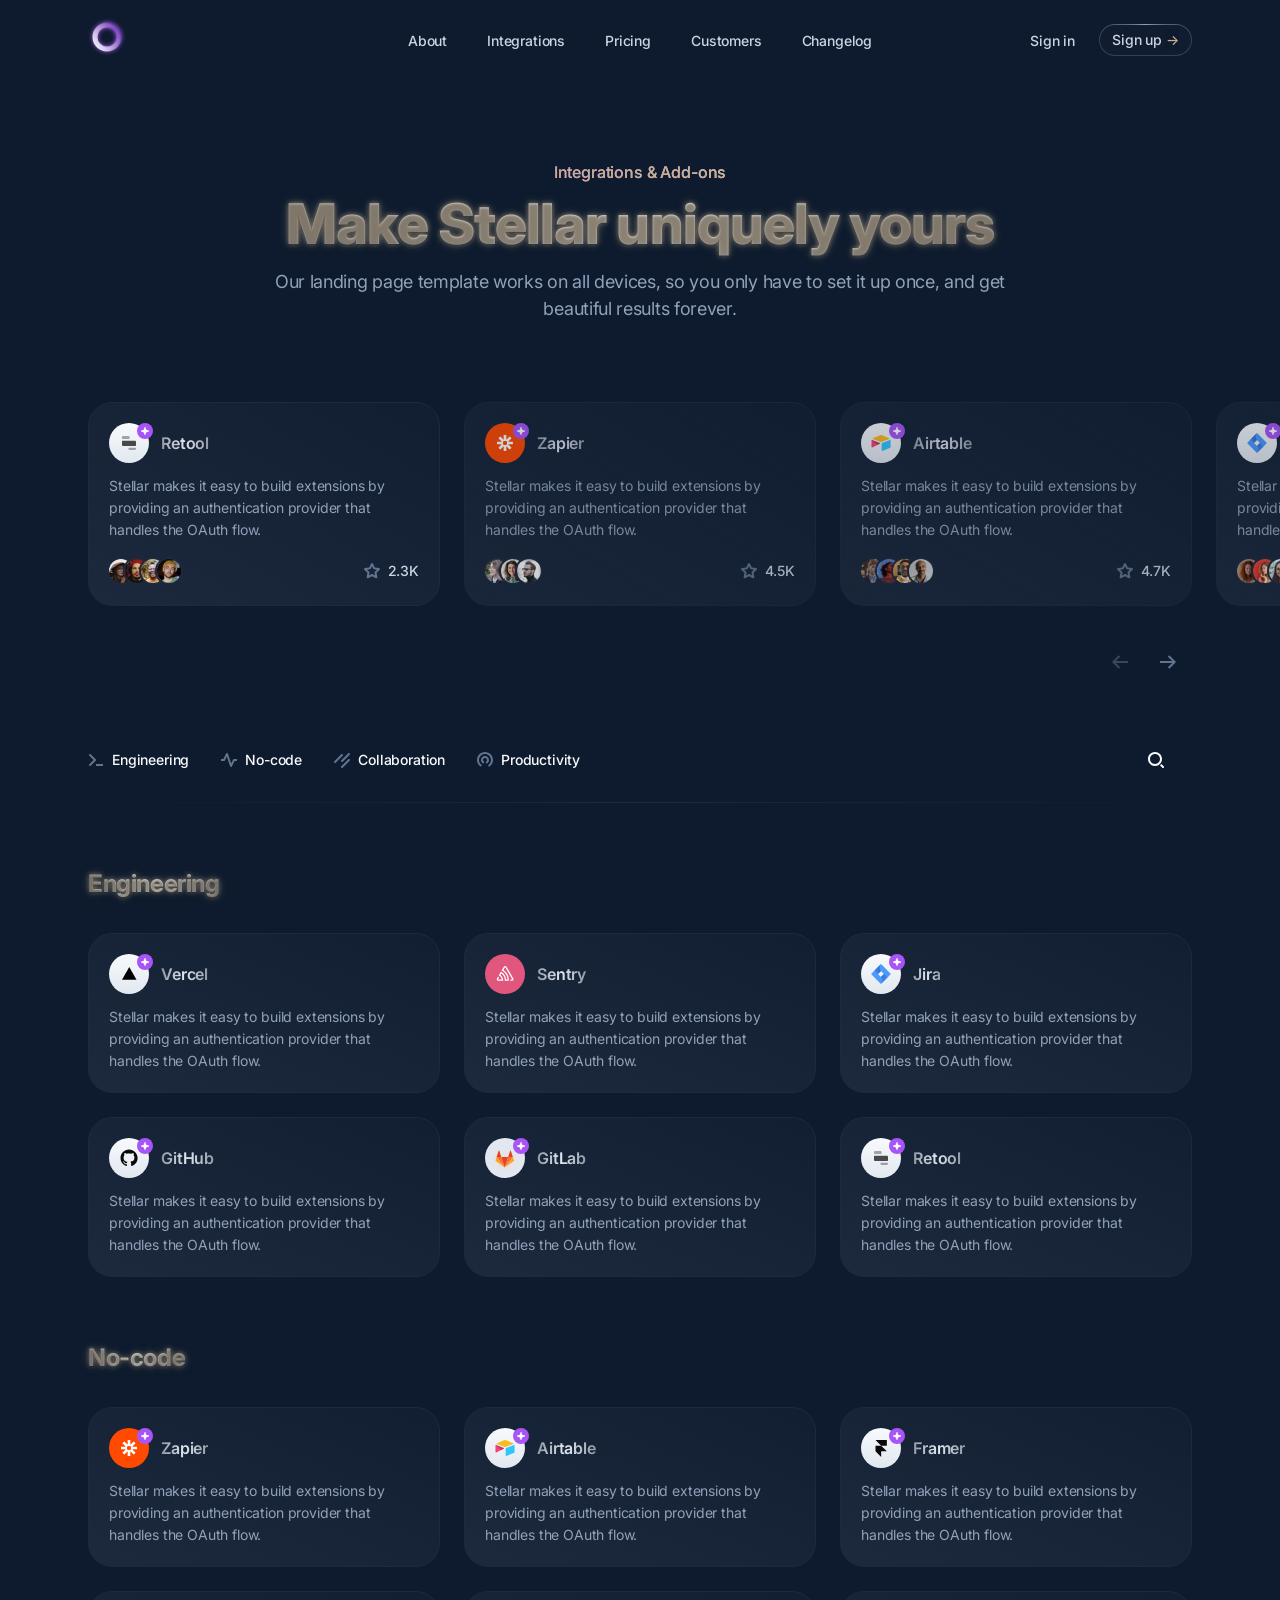
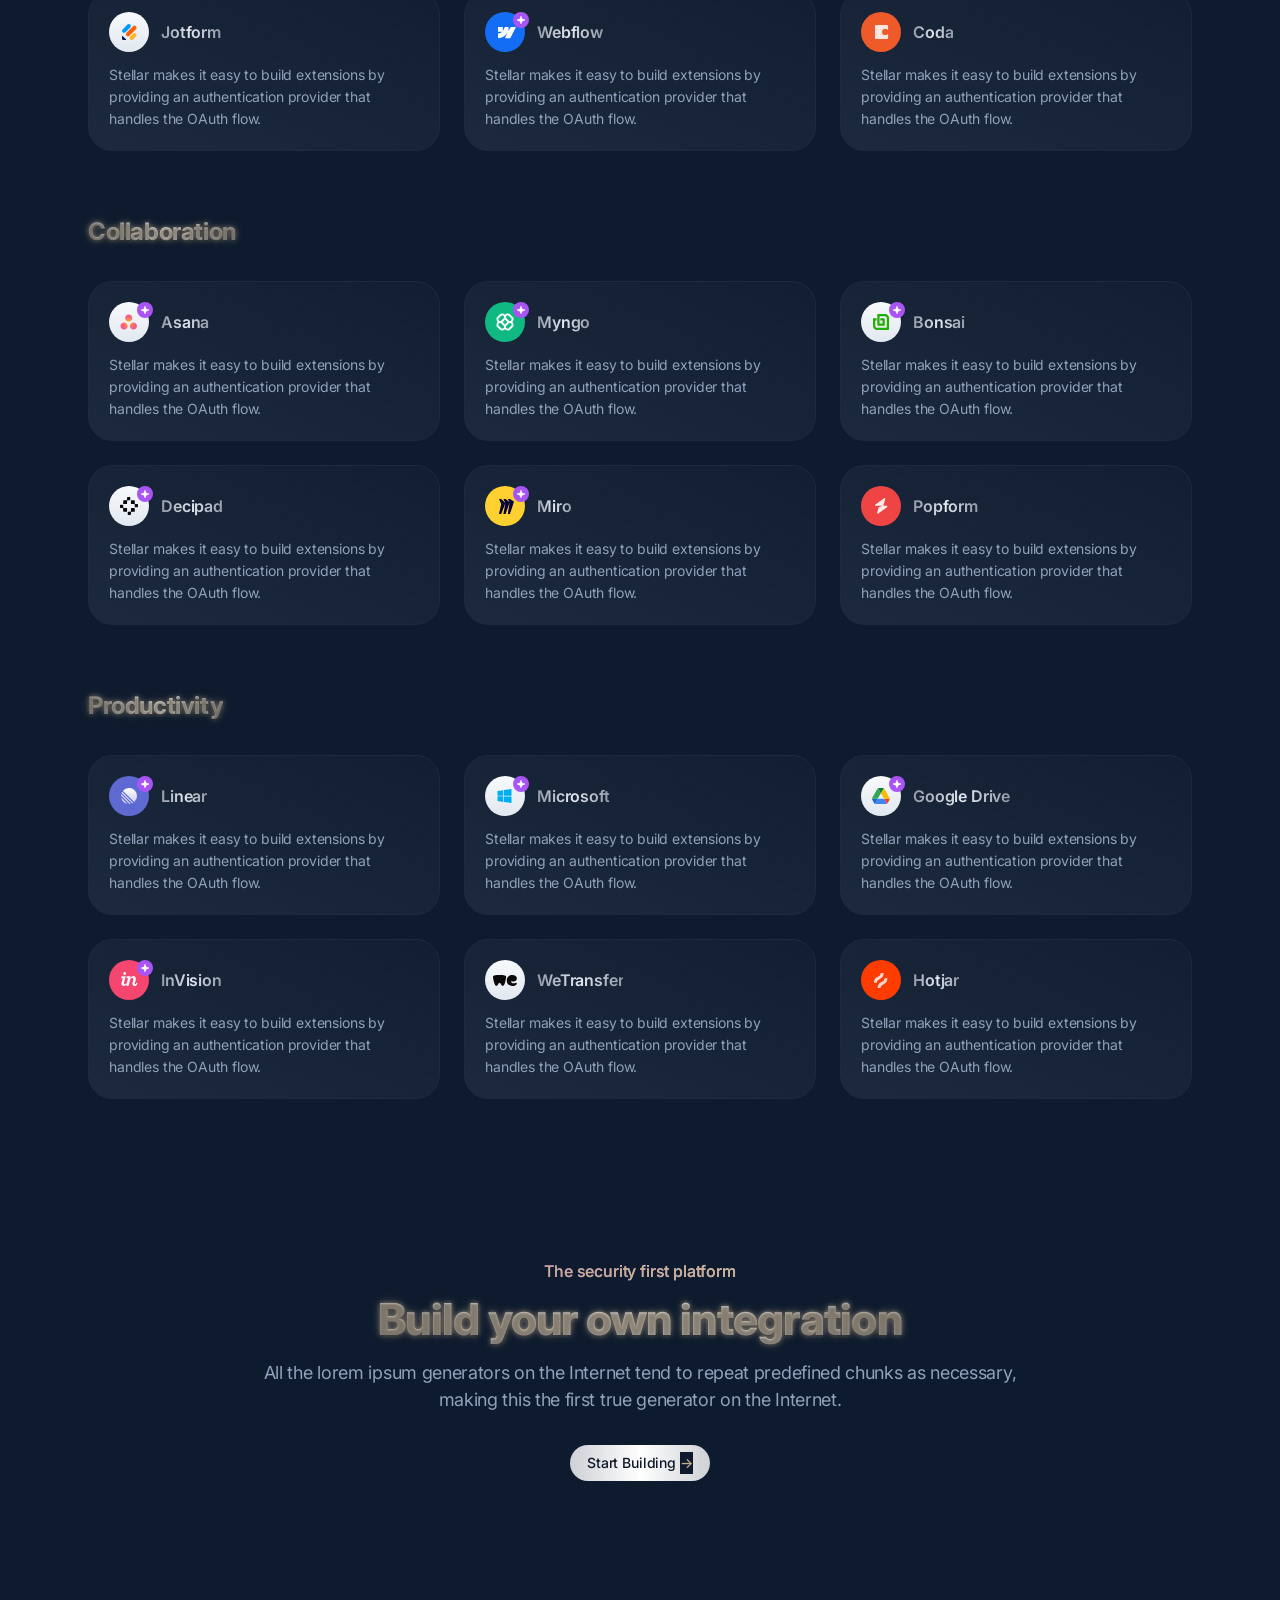
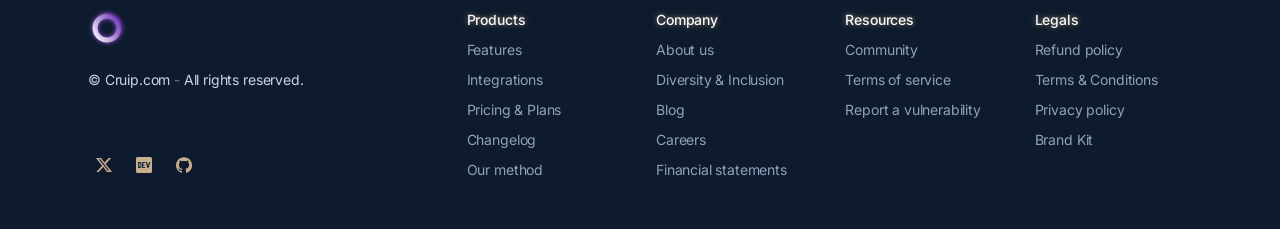
<file: integrations.html>
<!DOCTYPE html>
<html lang="en" class="scroll-smooth">

<head>
    <meta charset="utf-8">
    <title>Stellar HTML Demo - Integrations</title>
    <meta name="viewport" content="width=device-width,initial-scale=1">
    <link href="./css/vendors/aos.css" rel="stylesheet">
    <link rel="stylesheet" href="./css/vendors/swiper-bundle.min.css" />
    <link href="./style.css" rel="stylesheet">
</head>

<body class="font-inter antialiased bg-slate-900 text-slate-100 tracking-tight">

    <!-- Page wrapper -->
    <div class="flex flex-col min-h-screen overflow-hidden supports-[overflow:clip]:overflow-clip">

        <!-- Site header -->
        <header class="absolute w-full z-30">
            <div class="max-w-6xl mx-auto px-4 sm:px-6">
                <div class="flex items-center justify-between h-16 md:h-20">

                    <!-- Site branding -->
                    <div class="flex-1">
                        <!-- Logo -->
                        <a class="inline-flex" href="index.html" aria-label="Cruip">
                            <img class="max-w-none" src="./images/logo.svg" width="38" height="38" alt="Stellar">
                        </a>
                    </div>

                    <!-- Desktop navigation -->
                    <nav class="hidden md:flex md:grow">

                        <!-- Desktop menu links -->
                        <ul class="flex grow justify-center flex-wrap items-center">
                            <li>
                                <a class="font-medium text-sm text-slate-300 hover:text-white mx-4 lg:mx-5 transition duration-150 ease-in-out" href="about.html">About</a>
                            </li>
                            <li>
                                <a class="font-medium text-sm text-slate-300 hover:text-white mx-4 lg:mx-5 transition duration-150 ease-in-out" href="integrations.html">Integrations</a>
                            </li>
                            <li>
                                <a class="font-medium text-sm text-slate-300 hover:text-white mx-4 lg:mx-5 transition duration-150 ease-in-out" href="pricing.html">Pricing</a>
                            </li>
                            <li>
                                <a class="font-medium text-sm text-slate-300 hover:text-white mx-4 lg:mx-5 transition duration-150 ease-in-out" href="customers.html">Customers</a>
                            </li>
                            <li>
                                <a class="font-medium text-sm text-slate-300 hover:text-white mx-4 lg:mx-5 transition duration-150 ease-in-out" href="changelog.html">Changelog</a>
                            </li>
                        </ul>

                    </nav>

                    <!-- Desktop sign in links -->
                    <ul class="flex-1 flex justify-end items-center">
                        <li>
                            <a class="font-medium text-sm text-slate-300 hover:text-white whitespace-nowrap transition duration-150 ease-in-out" href="signin.html">Sign in</a>
                        </li>
                        <li class="ml-6">
                            <a class="btn-sm text-slate-300 hover:text-white transition duration-150 ease-in-out w-full group [background:linear-gradient(var(--color-slate-900),var(--color-slate-900))_padding-box,conic-gradient(var(--color-slate-400),var(--color-slate-700)_25%,var(--color-slate-700)_75%,var(--color-slate-400)_100%)_border-box] relative before:absolute before:inset-0 before:bg-slate-800/30 before:rounded-full before:pointer-events-none" href="signup.html">
                                <span class="relative inline-flex items-center">
                                    Sign up <span class="tracking-normal text-purple-500 group-hover:translate-x-0.5 transition-transform duration-150 ease-in-out ml-1">-&gt;</span>
                                </span>
                            </a>
                        </li>
                    </ul>

                    <!-- Mobile menu -->
                    <div class="md:hidden flex items-center ml-4" x-data="{ expanded: false }">
                    
                        <!-- Hamburger button -->
                        <button class="group inline-flex w-8 h-8 text-slate-300 hover:text-white text-center items-center justify-center transition" aria-controls="mobile-nav" :aria-expanded="expanded" @click.stop="expanded = !expanded">
                            <span class="sr-only">Menu</span>
                            <svg class="w-4 h-4 fill-current pointer-events-none" viewBox="0 0 16 16" xmlns="http://www.w3.org/2000/svg">
                                <rect class="origin-center transition-all duration-300 ease-[cubic-bezier(.5,.85,.25,1.1)] -translate-y-[5px] group-aria-expanded:rotate-[315deg] group-aria-expanded:translate-y-0" y="7" width="16" height="2" rx="1"></rect>
                                <rect class="origin-center group-aria-expanded:rotate-45 transition-all duration-300 ease-[cubic-bezier(.5,.85,.25,1.8)]" y="7" width="16" height="2" rx="1"></rect>
                                <rect class="origin-center transition-all duration-300 ease-[cubic-bezier(.5,.85,.25,1.1)] translate-y-[5px] group-aria-expanded:rotate-[135deg] group-aria-expanded:translate-y-0" y="7" width="16" height="2" rx="1"></rect>
                            </svg>
                        </button>   
                    
                        <!-- Mobile navigation -->
                        <nav id="mobile-nav" class="absolute top-full z-20 left-0 w-full px-4 sm:px-6 overflow-hidden transition-all duration-300 ease-in-out" x-ref="mobileNav" :style="expanded ? 'max-height: ' + $refs.mobileNav.scrollHeight + 'px; opacity: 1' : 'max-height: 0; opacity: .8'" @click.outside="expanded = false" @keydown.escape.window="expanded = false" x-cloak>
                            <ul class="border border-transparent [background:linear-gradient(var(--color-slate-900),var(--color-slate-900))_padding-box,conic-gradient(var(--color-slate-400),var(--color-slate-700)_25%,var(--color-slate-700)_75%,var(--color-slate-400)_100%)_border-box] rounded-lg px-4 py-1.5">
                                <li>
                                    <a class="flex font-medium text-sm text-slate-300 hover:text-white py-1.5" href="about.html">About</a>
                                </li>
                                <li>
                                    <a class="flex font-medium text-sm text-slate-300 hover:text-white py-1.5" href="integrations.html">Integrations</a>
                                </li>
                                <li>
                                    <a class="flex font-medium text-sm text-slate-300 hover:text-white py-1.5" href="pricing.html">Pricing</a>
                                </li>
                                <li>
                                    <a class="flex font-medium text-sm text-slate-300 hover:text-white py-1.5" href="customers.html">Customers</a>
                                </li>
                                <li>
                                    <a class="flex font-medium text-sm text-slate-300 hover:text-white py-1.5" href="changelog.html">Changelog</a>
                                </li>
                            </ul>
                        </nav>
                    
                    </div>

                </div>
            </div>
        </header>

        <!-- Page content -->
        <main class="grow">

            <!-- Hero -->
            <section class="relative">

                <!-- Illustration 02 -->
                <div class="md:block absolute left-1/2 -translate-x-1/2 bottom-0 -mb-16 blur-2xl opacity-90 pointer-events-none -z-10" aria-hidden="true">
                    <img src="./images/page-illustration-02.svg" class="max-w-none" width="1440" height="427" alt="Page Illustration 02">
                </div>
                
                <!-- Opacity layer -->
                <div class="absolute inset-0 bg-slate-900 opacity-60 -z-10" aria-hidden="true"></div>

                <!-- Radial gradient -->
                <div class="absolute flex items-center justify-center top-0 -translate-y-1/2 left-1/2 -translate-x-1/2 pointer-events-none -z-10 w-[800px] aspect-square" aria-hidden="true">
                    <div class="absolute inset-0 translate-z-0 bg-purple-500 rounded-full blur-[120px] opacity-30"></div>
                    <div class="absolute w-64 h-64 translate-z-0 bg-purple-400 rounded-full blur-[80px] opacity-70"></div>
                </div>

                <!-- Particles animation -->
                <div class="absolute inset-0 h-96 -z-10" aria-hidden="true">
                    <canvas data-particle-animation data-particle-quantity="15"></canvas>
                </div>

                <!-- Illustration -->
                <div class="md:block absolute left-1/2 -translate-x-1/2 -mt-16 blur-2xl opacity-90 pointer-events-none -z-10" aria-hidden="true">
                    <img src="./images/page-illustration.svg" class="max-w-none" width="1440" height="427" alt="Page Illustration">
                </div>

                <div class="max-w-6xl mx-auto px-4 sm:px-6">
                    <div class="pt-32 md:pt-40">

                        <!-- Hero content -->
                        <div class="text-center pb-12 md:pb-20">
                            <div class="inline-flex font-medium bg-clip-text text-transparent bg-linear-to-r from-purple-500 to-purple-200 pb-3">Integrations &amp; Add-ons</div>
                            <h1 class="h1 bg-clip-text text-transparent bg-linear-to-r from-slate-200/60 via-slate-200 to-slate-200/60 pb-4">Make Stellar uniquely yours</h1>
                            <div class="max-w-3xl mx-auto">
                                <p class="text-lg text-slate-400">Our landing page template works on all devices, so you only have to set it up once, and get beautiful results forever.</p>
                            </div>
                        </div>

                        <!-- Carousel built with Swiper.js [https://swiperjs.com/] -->
                        <!-- * Initialized in src/js/main.js -->
                        <!-- * Custom styles in src/css/additional-styles/theme.scss -->
                        <div class="stellar-carousel swiper-container group">
                            <div class="swiper-wrapper w-fit">
                                <!-- Carousel items -->
                                <div class="swiper-slide h-auto bg-linear-to-tr from-slate-800 to-slate-800/25 rounded-3xl border border-slate-800 hover:border-slate-700/60 transition-colors group relative">
                                    <div class="flex flex-col p-5 h-full">
                                        <div class="flex items-center space-x-3 mb-3">
                                            <div class="relative">
                                                <img src="./images/integrations-01.svg" width="40" height="40" alt="Icon 01">
                                                <img class="absolute top-0 -right-1" src="./images/star.svg" width="16" height="16" alt="Star" aria-hidden="true">
                                            </div>
                                            <a class="font-semibold bg-clip-text text-transparent bg-linear-to-r from-slate-200/60 via-slate-200 to-slate-200/60 group-hover:before:absolute group-hover:before:inset-0" href="integrations-single.html">Retool</a>
                                        </div>
                                        <div class="grow mb-4">
                                            <div class="text-sm text-slate-400">Stellar makes it easy to build extensions by providing an authentication provider that handles the OAuth flow.</div>
                                        </div>
                                        <div class="flex justify-between">
                                            <div class="flex -space-x-3 -ml-0.5">
                                                <img class="rounded-full border-2 border-slate-800 box-content" src="./images/avatar-01.jpg" width="24" height="24" alt="Avatar 01">
                                                <img class="rounded-full border-2 border-slate-800 box-content" src="./images/avatar-02.jpg" width="24" height="24" alt="Avatar 02">
                                                <img class="rounded-full border-2 border-slate-800 box-content" src="./images/avatar-03.jpg" width="24" height="24" alt="Avatar 03">
                                                <img class="rounded-full border-2 border-slate-800 box-content" src="./images/avatar-04.jpg" width="24" height="24" alt="Avatar 04">
                                            </div>
                                            <button class="flex items-center space-x-2 font-medium text-sm text-slate-300 hover:text-white transition-colors">
                                                <span class="sr-only">Like</span>
                                                <svg xmlns="http://www.w3.org/2000/svg" width="16" height="16">
                                                    <path class="fill-slate-500" d="M11.86 15.154 8 13.125l-3.86 2.03c-.726.386-1.591-.236-1.45-1.055l.737-4.299L.303 6.757a1 1 0 0 1 .555-1.706l4.316-.627L7.104.512c.337-.683 1.458-.683 1.794 0l1.93 3.911 4.317.627a1.001 1.001 0 0 1 .555 1.706l-3.124 3.045.737 4.3c.14.822-.726 1.435-1.452 1.053ZM8.468 11.11l2.532 1.331-.483-2.82a1 1 0 0 1 .287-.885l2.049-1.998-2.831-.41a.996.996 0 0 1-.753-.548L8 3.214 6.734 5.78a1 1 0 0 1-.753.547l-2.831.411 2.049 1.998a1 1 0 0 1 .287.885l-.483 2.82 2.532-1.33a.998.998 0 0 1 .932 0Z" />
                                                </svg>
                                                <span>2.3K</span>
                                            </button>
                                        </div>
                                    </div>
                                </div>
                                <div class="swiper-slide h-auto bg-linear-to-tr from-slate-800 to-slate-800/25 rounded-3xl border border-slate-800 hover:border-slate-700/60 transition-colors group relative">
                                    <div class="flex flex-col p-5 h-full">
                                        <div class="flex items-center space-x-3 mb-3">
                                            <div class="relative">
                                                <img src="./images/integrations-02.svg" width="40" height="40" alt="Icon 02">
                                                <img class="absolute top-0 -right-1" src="./images/star.svg" width="16" height="16" alt="Star" aria-hidden="true">
                                            </div>
                                            <a class="font-semibold bg-clip-text text-transparent bg-linear-to-r from-slate-200/60 via-slate-200 to-slate-200/60 group-hover:before:absolute group-hover:before:inset-0" href="integrations-single.html">Zapier</a>
                                        </div>
                                        <div class="grow mb-4">
                                            <div class="text-sm text-slate-400">Stellar makes it easy to build extensions by providing an authentication provider that handles the OAuth flow.</div>
                                        </div>
                                        <div class="flex justify-between">
                                            <div class="flex -space-x-3 -ml-0.5">
                                                <img class="rounded-full border-2 border-slate-800 box-content" src="./images/avatar-05.jpg" width="24" height="24" alt="Avatar 05">
                                                <img class="rounded-full border-2 border-slate-800 box-content" src="./images/avatar-06.jpg" width="24" height="24" alt="Avatar 06">
                                                <img class="rounded-full border-2 border-slate-800 box-content" src="./images/avatar-07.jpg" width="24" height="24" alt="Avatar 07">
                                            </div>
                                            <button class="flex items-center space-x-2 font-medium text-sm text-slate-300 hover:text-white transition-colors">
                                                <span class="sr-only">Like</span>
                                                <svg xmlns="http://www.w3.org/2000/svg" width="16" height="16">
                                                    <path class="fill-slate-500" d="M11.86 15.154 8 13.125l-3.86 2.03c-.726.386-1.591-.236-1.45-1.055l.737-4.299L.303 6.757a1 1 0 0 1 .555-1.706l4.316-.627L7.104.512c.337-.683 1.458-.683 1.794 0l1.93 3.911 4.317.627a1.001 1.001 0 0 1 .555 1.706l-3.124 3.045.737 4.3c.14.822-.726 1.435-1.452 1.053ZM8.468 11.11l2.532 1.331-.483-2.82a1 1 0 0 1 .287-.885l2.049-1.998-2.831-.41a.996.996 0 0 1-.753-.548L8 3.214 6.734 5.78a1 1 0 0 1-.753.547l-2.831.411 2.049 1.998a1 1 0 0 1 .287.885l-.483 2.82 2.532-1.33a.998.998 0 0 1 .932 0Z" />
                                                </svg>
                                                <span>4.5K</span>
                                            </button>
                                        </div>
                                    </div>
                                </div>
                                <div class="swiper-slide h-auto bg-linear-to-tr from-slate-800 to-slate-800/25 rounded-3xl border border-slate-800 hover:border-slate-700/60 transition-colors group relative">
                                    <div class="flex flex-col p-5 h-full">
                                        <div class="flex items-center space-x-3 mb-3">
                                            <div class="relative">
                                                <img src="./images/integrations-03.svg" width="40" height="40" alt="Icon 03">
                                                <img class="absolute top-0 -right-1" src="./images/star.svg" width="16" height="16" alt="Star" aria-hidden="true">
                                            </div>
                                            <a class="font-semibold bg-clip-text text-transparent bg-linear-to-r from-slate-200/60 via-slate-200 to-slate-200/60 group-hover:before:absolute group-hover:before:inset-0" href="integrations-single.html">Airtable</a>
                                        </div>
                                        <div class="grow mb-4">
                                            <div class="text-sm text-slate-400">Stellar makes it easy to build extensions by providing an authentication provider that handles the OAuth flow.</div>
                                        </div>
                                        <div class="flex justify-between">
                                            <div class="flex -space-x-3 -ml-0.5">
                                                <img class="rounded-full border-2 border-slate-800 box-content" src="./images/avatar-08.jpg" width="24" height="24" alt="Avatar 08">
                                                <img class="rounded-full border-2 border-slate-800 box-content" src="./images/avatar-09.jpg" width="24" height="24" alt="Avatar 09">
                                                <img class="rounded-full border-2 border-slate-800 box-content" src="./images/avatar-10.jpg" width="24" height="24" alt="Avatar 10">
                                                <img class="rounded-full border-2 border-slate-800 box-content" src="./images/avatar-11.jpg" width="24" height="24" alt="Avatar 11">
                                            </div>
                                            <button class="flex items-center space-x-2 font-medium text-sm text-slate-300 hover:text-white transition-colors">
                                                <span class="sr-only">Like</span>
                                                <svg xmlns="http://www.w3.org/2000/svg" width="16" height="16">
                                                    <path class="fill-slate-500" d="M11.86 15.154 8 13.125l-3.86 2.03c-.726.386-1.591-.236-1.45-1.055l.737-4.299L.303 6.757a1 1 0 0 1 .555-1.706l4.316-.627L7.104.512c.337-.683 1.458-.683 1.794 0l1.93 3.911 4.317.627a1.001 1.001 0 0 1 .555 1.706l-3.124 3.045.737 4.3c.14.822-.726 1.435-1.452 1.053ZM8.468 11.11l2.532 1.331-.483-2.82a1 1 0 0 1 .287-.885l2.049-1.998-2.831-.41a.996.996 0 0 1-.753-.548L8 3.214 6.734 5.78a1 1 0 0 1-.753.547l-2.831.411 2.049 1.998a1 1 0 0 1 .287.885l-.483 2.82 2.532-1.33a.998.998 0 0 1 .932 0Z" />
                                                </svg>
                                                <span>4.7K</span>
                                            </button>
                                        </div>
                                    </div>
                                </div>
                                <div class="swiper-slide h-auto bg-linear-to-tr from-slate-800 to-slate-800/25 rounded-3xl border border-slate-800 hover:border-slate-700/60 transition-colors group relative">
                                    <div class="flex flex-col p-5 h-full">
                                        <div class="flex items-center space-x-3 mb-3">
                                            <div class="relative">
                                                <img src="./images/integrations-04.svg" width="40" height="40" alt="Icon 04">
                                                <img class="absolute top-0 -right-1" src="./images/star.svg" width="16" height="16" alt="Star" aria-hidden="true">
                                            </div>
                                            <a class="font-semibold bg-clip-text text-transparent bg-linear-to-r from-slate-200/60 via-slate-200 to-slate-200/60 group-hover:before:absolute group-hover:before:inset-0" href="integrations-single.html">Jira</a>
                                        </div>
                                        <div class="grow mb-4">
                                            <div class="text-sm text-slate-400">Stellar makes it easy to build extensions by providing an authentication provider that handles the OAuth flow.</div>
                                        </div>
                                        <div class="flex justify-between">
                                            <div class="flex -space-x-3 -ml-0.5">
                                                <img class="rounded-full border-2 border-slate-800 box-content" src="./images/avatar-12.jpg" width="24" height="24" alt="Avatar 12">
                                                <img class="rounded-full border-2 border-slate-800 box-content" src="./images/avatar-13.jpg" width="24" height="24" alt="Avatar 13">
                                                <img class="rounded-full border-2 border-slate-800 box-content" src="./images/avatar-14.jpg" width="24" height="24" alt="Avatar 14">
                                                <img class="rounded-full border-2 border-slate-800 box-content" src="./images/avatar-15.jpg" width="24" height="24" alt="Avatar 15">
                                            </div>
                                            <button class="flex items-center space-x-2 font-medium text-sm text-slate-300 hover:text-white transition-colors">
                                                <span class="sr-only">Like</span>
                                                <svg xmlns="http://www.w3.org/2000/svg" width="16" height="16">
                                                    <path class="fill-slate-500" d="M11.86 15.154 8 13.125l-3.86 2.03c-.726.386-1.591-.236-1.45-1.055l.737-4.299L.303 6.757a1 1 0 0 1 .555-1.706l4.316-.627L7.104.512c.337-.683 1.458-.683 1.794 0l1.93 3.911 4.317.627a1.001 1.001 0 0 1 .555 1.706l-3.124 3.045.737 4.3c.14.822-.726 1.435-1.452 1.053ZM8.468 11.11l2.532 1.331-.483-2.82a1 1 0 0 1 .287-.885l2.049-1.998-2.831-.41a.996.996 0 0 1-.753-.548L8 3.214 6.734 5.78a1 1 0 0 1-.753.547l-2.831.411 2.049 1.998a1 1 0 0 1 .287.885l-.483 2.82 2.532-1.33a.998.998 0 0 1 .932 0Z" />
                                                </svg>
                                                <span>4.4K</span>
                                            </button>
                                        </div>
                                    </div>
                                </div>
                                <div class="swiper-slide h-auto bg-linear-to-tr from-slate-800 to-slate-800/25 rounded-3xl border border-slate-800 hover:border-slate-700/60 transition-colors group relative">
                                    <div class="flex flex-col p-5 h-full">
                                        <div class="flex items-center space-x-3 mb-3">
                                            <div class="relative">
                                                <img src="./images/integrations-05.svg" width="40" height="40" alt="Icon 05">
                                                <img class="absolute top-0 -right-1" src="./images/star.svg" width="16" height="16" alt="Star" aria-hidden="true">
                                            </div>
                                            <a class="font-semibold bg-clip-text text-transparent bg-linear-to-r from-slate-200/60 via-slate-200 to-slate-200/60 group-hover:before:absolute group-hover:before:inset-0" href="integrations-single.html">GitLab</a>
                                        </div>
                                        <div class="grow mb-4">
                                            <div class="text-sm text-slate-400">Stellar makes it easy to build extensions by providing an authentication provider that handles the OAuth flow.</div>
                                        </div>
                                        <div class="flex justify-between">
                                            <div class="flex -space-x-3 -ml-0.5">
                                                <img class="rounded-full border-2 border-slate-800 box-content" src="./images/avatar-16.jpg" width="24" height="24" alt="Avatar 16">
                                                <img class="rounded-full border-2 border-slate-800 box-content" src="./images/avatar-17.jpg" width="24" height="24" alt="Avatar 17">
                                                <img class="rounded-full border-2 border-slate-800 box-content" src="./images/avatar-18.jpg" width="24" height="24" alt="Avatar 18">
                                                <img class="rounded-full border-2 border-slate-800 box-content" src="./images/avatar-19.jpg" width="24" height="24" alt="Avatar 19">
                                            </div>
                                            <button class="flex items-center space-x-2 font-medium text-sm text-slate-300 hover:text-white transition-colors">
                                                <span class="sr-only">Like</span>
                                                <svg xmlns="http://www.w3.org/2000/svg" width="16" height="16">
                                                    <path class="fill-slate-500" d="M11.86 15.154 8 13.125l-3.86 2.03c-.726.386-1.591-.236-1.45-1.055l.737-4.299L.303 6.757a1 1 0 0 1 .555-1.706l4.316-.627L7.104.512c.337-.683 1.458-.683 1.794 0l1.93 3.911 4.317.627a1.001 1.001 0 0 1 .555 1.706l-3.124 3.045.737 4.3c.14.822-.726 1.435-1.452 1.053ZM8.468 11.11l2.532 1.331-.483-2.82a1 1 0 0 1 .287-.885l2.049-1.998-2.831-.41a.996.996 0 0 1-.753-.548L8 3.214 6.734 5.78a1 1 0 0 1-.753.547l-2.831.411 2.049 1.998a1 1 0 0 1 .287.885l-.483 2.82 2.532-1.33a.998.998 0 0 1 .932 0Z" />
                                                </svg>
                                                <span>3.4K</span>
                                            </button>
                                        </div>
                                    </div>
                                </div>
                            </div>
                        </div>
                        
                        <!-- Arrows -->
                        <div class="flex py-8 justify-end">
                            <button class="carousel-prev relative z-20 w-12 h-12 flex items-center justify-center group">
                                <span class="sr-only">Previous</span>
                                <svg class="w-4 h-4 fill-slate-500 group-hover:fill-purple-500 transition duration-150 ease-in-out" viewBox="0 0 16 16" xmlns="http://www.w3.org/2000/svg">
                                    <path d="M6.7 14.7l1.4-1.4L3.8 9H16V7H3.8l4.3-4.3-1.4-1.4L0 8z" />
                                </svg>
                            </button>
                            <button class="carousel-next relative z-20 w-12 h-12 flex items-center justify-center group">
                                <span class="sr-only">Next</span>
                                <svg class="w-4 h-4 fill-slate-500 group-hover:fill-purple-500 transition duration-150 ease-in-out" viewBox="0 0 16 16" xmlns="http://www.w3.org/2000/svg">
                                    <path d="M9.3 14.7l-1.4-1.4L12.2 9H0V7h12.2L7.9 2.7l1.4-1.4L16 8z" />
                                </svg>
                            </button>
                        </div>

                    </div>
                </div>

            </section>

            <!-- Categories -->
            <section>
                <div class="max-w-6xl mx-auto px-4 sm:px-6">

                    <div class="pb-12 md:pb-20">
                        <!-- Tobpabr -->
                        <div class="flex justify-between items-center py-6 border-b [border-image:linear-gradient(to_right,transparent,var(--color-slate-800),transparent)1] space-x-8 overflow-x-scroll no-scrollbar">
                            <!-- Links -->
                            <ul class="flex flex-nowrap text-sm font-medium space-x-8">
                                <li>
                                    <a class="flex items-center text-slate-50 hover:text-white whitespace-nowrap transition-colors space-x-2" href="#engineering">
                                        <svg class="fill-slate-500" xmlns="http://www.w3.org/2000/svg" width="16" height="16">
                                            <path d="m7.7 7.3-5-5c-.4-.4-1-.4-1.4 0-.4.4-.4 1 0 1.4L5.6 8l-4.3 4.3c-.4.4-.4 1 0 1.4.2.2.4.3.7.3.3 0 .5-.1.7-.3l5-5c.4-.4.4-1 0-1.4ZM8 12h7v2H8z" />
                                        </svg>
                                        <span>Engineering</span>
                                    </a>
                                </li>
                                <li>
                                    <a class="flex items-center text-slate-50 hover:text-white whitespace-nowrap transition-colors space-x-2" href="#nocode">
                                        <svg class="fill-slate-500" xmlns="http://www.w3.org/2000/svg" width="16" height="16">
                                            <path d="M10 15c-.4 0-.8-.3-.9-.7L5.8 4.6 3.9 8.4c-.2.4-.5.6-.9.6H0V7h2.4l2.7-5.4c.2-.4.6-.6 1-.6s.7.3.9.7l3.2 9.7 1.9-3.8c.2-.4.5-.6.9-.6h3v2h-2.4l-2.7 5.4c-.2.4-.5.6-.9.6Z" />
                                        </svg>
                                        <span>No-code</span>
                                    </a>
                                </li>
                                <li>
                                    <a class="flex items-center text-slate-50 hover:text-white whitespace-nowrap transition-colors space-x-2" href="#collaboration">
                                        <svg class="fill-slate-500" xmlns="http://www.w3.org/2000/svg" width="16" height="16">
                                            <path d="M7.3 9.7c-.4-.4-.4-1 0-1.4l7-7c.4-.4 1-.4 1.4 0 .4.4.4 1 0 1.4l-7 7c-.4.4-1 .4-1.4 0ZM7.3 15.7c-.4-.4-.4-1 0-1.4l7-7c.4-.4 1-.4 1.4 0 .4.4.4 1 0 1.4l-7 7c-.4.4-1 .4-1.4 0ZM.3 10.7c-.4-.4-.4-1 0-1.4l7-7c.4-.4 1-.4 1.4 0 .4.4.4 1 0 1.4l-7 7c-.4.4-1 .4-1.4 0Z" />
                                        </svg>
                                        <span>Collaboration</span>
                                    </a>
                                </li>
                                <li>
                                    <a class="flex items-center text-slate-50 hover:text-white whitespace-nowrap transition-colors space-x-2" href="#productivity">
                                        <svg class="fill-slate-500" xmlns="http://www.w3.org/2000/svg" width="16" height="16">
                                            <path d="M11.505 14.135a1 1 0 0 1 .175-1.403A5.967 5.967 0 0 0 14 8c0-3.309-2.691-6-6-6S2 4.691 2 8c0 1.858.846 3.583 2.32 4.731a1 1 0 0 1-1.228 1.578A7.951 7.951 0 0 1 0 8c0-4.411 3.589-8 8-8s8 3.589 8 8a7.955 7.955 0 0 1-3.092 6.31 1.001 1.001 0 0 1-1.403-.175Z" />
                                            <path d="M9.045 10.973a1 1 0 0 1 .175-1.404A1.98 1.98 0 0 0 10 8c0-1.103-.897-2-2-2s-2 .897-2 2c0 .611.284 1.184.78 1.569a1 1 0 1 1-1.228 1.578A3.967 3.967 0 0 1 4 8c0-2.206 1.794-4 4-4s4 1.794 4 4c0 1.232-.565 2.38-1.552 3.147a.999.999 0 0 1-1.403-.174Z" />
                                        </svg>
                                        <span>Productivity</span>
                                    </a>
                                </li>
                            </ul>
                            <div>
                                <form class="relative flex items-center">
                                    <input class="form-input pl-10 bg-transparent rounded-none focus:border-transparent focus:border-b-slate-700 lg:w-9 lg:focus:w-[200px] transition-[width]" type="text" id="search" aria-label="Search…" placeholder="Search…" autocomplete="off">
                                    <div class="absolute inset-0 w-9 flex items-center justify-center pointer-events-none">
                                        <svg class="absolute fill-slate-50 mx-3" xmlns="http://www.w3.org/2000/svg" width="16" height="16">
                                            <path d="M7 14c-3.86 0-7-3.14-7-7s3.14-7 7-7 7 3.14 7 7-3.14 7-7 7ZM7 2C4.243 2 2 4.243 2 7s2.243 5 5 5 5-2.243 5-5-2.243-5-5-5Zm8.707 12.293a.999.999 0 1 1-1.414 1.414L11.9 13.314a8.019 8.019 0 0 0 1.414-1.414l2.393 2.393Z" />
                                        </svg>
                                    </div>
                                </form>
                            </div>
                        </div>
    
                        <!-- Cards -->
                        <div>
                            <!-- Section #1 -->
                            <div class="mt-12 md:mt-16">
                                <h3 id="engineering" class="scroll-mt-8 text-2xl font-bold inline-flex bg-clip-text text-transparent bg-linear-to-r from-slate-200/60 via-slate-200 to-slate-200/60 pb-8">Engineering</h3>
                                <div class="grid gap-6 sm:grid-cols-2 lg:grid-cols-3">
                                    <!-- Card #1 -->
                                    <div class="bg-linear-to-tr from-slate-800 to-slate-800/25 rounded-3xl border border-slate-800 hover:border-slate-700/60 transition-colors group relative">
                                        <div class="flex flex-col p-5 h-full">
                                            <div class="flex items-center space-x-3 mb-3">
                                                <div class="relative">
                                                    <img src="./images/integrations-06.svg" width="40" height="40" alt="Icon 06">
                                                    <img class="absolute top-0 -right-1" src="./images/star.svg" width="16" height="16" alt="Star" aria-hidden="true">
                                                </div>
                                                <a class="font-semibold bg-clip-text text-transparent bg-linear-to-r from-slate-200/60 via-slate-200 to-slate-200/60 group-hover:before:absolute group-hover:before:inset-0" href="integrations-single.html">Vercel</a>
                                            </div>
                                            <div class="grow">
                                                <div class="text-sm text-slate-400">Stellar makes it easy to build extensions by providing an authentication provider that handles the OAuth flow.</div>
                                            </div>
                                        </div>
                                    </div>
                                    <!-- Card #2 -->
                                    <div class="bg-linear-to-tr from-slate-800 to-slate-800/25 rounded-3xl border border-slate-800 hover:border-slate-700/60 transition-colors group relative">
                                        <div class="flex flex-col p-5 h-full">
                                            <div class="flex items-center space-x-3 mb-3">
                                                <div class="relative">
                                                    <img src="./images/integrations-07.svg" width="40" height="40" alt="Icon 07">
                                                </div>
                                                <a class="font-semibold bg-clip-text text-transparent bg-linear-to-r from-slate-200/60 via-slate-200 to-slate-200/60 group-hover:before:absolute group-hover:before:inset-0" href="integrations-single.html">Sentry</a>
                                            </div>
                                            <div class="grow">
                                                <div class="text-sm text-slate-400">Stellar makes it easy to build extensions by providing an authentication provider that handles the OAuth flow.</div>
                                            </div>
                                        </div>
                                    </div>
                                    <!-- Card #3 -->
                                    <div class="bg-linear-to-tr from-slate-800 to-slate-800/25 rounded-3xl border border-slate-800 hover:border-slate-700/60 transition-colors group relative">
                                        <div class="flex flex-col p-5 h-full">
                                            <div class="flex items-center space-x-3 mb-3">
                                                <div class="relative">
                                                    <img src="./images/integrations-04.svg" width="40" height="40" alt="Icon 04">
                                                    <img class="absolute top-0 -right-1" src="./images/star.svg" width="16" height="16" alt="Star" aria-hidden="true">
                                                </div>
                                                <a class="font-semibold bg-clip-text text-transparent bg-linear-to-r from-slate-200/60 via-slate-200 to-slate-200/60 group-hover:before:absolute group-hover:before:inset-0" href="integrations-single.html">Jira</a>
                                            </div>
                                            <div class="grow">
                                                <div class="text-sm text-slate-400">Stellar makes it easy to build extensions by providing an authentication provider that handles the OAuth flow.</div>
                                            </div>
                                        </div>
                                    </div>
                                    <!-- Card #4 -->
                                    <div class="bg-linear-to-tr from-slate-800 to-slate-800/25 rounded-3xl border border-slate-800 hover:border-slate-700/60 transition-colors group relative">
                                        <div class="flex flex-col p-5 h-full">
                                            <div class="flex items-center space-x-3 mb-3">
                                                <div class="relative">
                                                    <img src="./images/integrations-08.svg" width="40" height="40" alt="Icon 08">
                                                    <img class="absolute top-0 -right-1" src="./images/star.svg" width="16" height="16" alt="Star" aria-hidden="true">
                                                </div>
                                                <a class="font-semibold bg-clip-text text-transparent bg-linear-to-r from-slate-200/60 via-slate-200 to-slate-200/60 group-hover:before:absolute group-hover:before:inset-0" href="integrations-single.html">GitHub</a>
                                            </div>
                                            <div class="grow">
                                                <div class="text-sm text-slate-400">Stellar makes it easy to build extensions by providing an authentication provider that handles the OAuth flow.</div>
                                            </div>
                                        </div>
                                    </div>
                                    <!-- Card #5 -->
                                    <div class="bg-linear-to-tr from-slate-800 to-slate-800/25 rounded-3xl border border-slate-800 hover:border-slate-700/60 transition-colors group relative">
                                        <div class="flex flex-col p-5 h-full">
                                            <div class="flex items-center space-x-3 mb-3">
                                                <div class="relative">
                                                    <img src="./images/integrations-05.svg" width="40" height="40" alt="Icon 05">
                                                    <img class="absolute top-0 -right-1" src="./images/star.svg" width="16" height="16" alt="Star" aria-hidden="true">
                                                </div>
                                                <a class="font-semibold bg-clip-text text-transparent bg-linear-to-r from-slate-200/60 via-slate-200 to-slate-200/60 group-hover:before:absolute group-hover:before:inset-0" href="integrations-single.html">GitLab</a>
                                            </div>
                                            <div class="grow">
                                                <div class="text-sm text-slate-400">Stellar makes it easy to build extensions by providing an authentication provider that handles the OAuth flow.</div>
                                            </div>
                                        </div>
                                    </div>
                                    <!-- Card #6 -->
                                    <div class="bg-linear-to-tr from-slate-800 to-slate-800/25 rounded-3xl border border-slate-800 hover:border-slate-700/60 transition-colors group relative">
                                        <div class="flex flex-col p-5 h-full">
                                            <div class="flex items-center space-x-3 mb-3">
                                                <div class="relative">
                                                    <img src="./images/integrations-01.svg" width="40" height="40" alt="Icon 01">
                                                    <img class="absolute top-0 -right-1" src="./images/star.svg" width="16" height="16" alt="Star" aria-hidden="true">
                                                </div>
                                                <a class="font-semibold bg-clip-text text-transparent bg-linear-to-r from-slate-200/60 via-slate-200 to-slate-200/60 group-hover:before:absolute group-hover:before:inset-0" href="integrations-single.html">Retool</a>
                                            </div>
                                            <div class="grow">
                                                <div class="text-sm text-slate-400">Stellar makes it easy to build extensions by providing an authentication provider that handles the OAuth flow.</div>
                                            </div>
                                        </div>
                                    </div>
                                </div>
                            </div>
                            <!-- Section #2 -->
                            <div class="mt-12 md:mt-16">
                                <h3 id="nocode" class="scroll-mt-8 text-2xl font-bold inline-flex bg-clip-text text-transparent bg-linear-to-r from-slate-200/60 via-slate-200 to-slate-200/60 pb-8">No-code</h3>
                                <div class="grid gap-6 sm:grid-cols-2 lg:grid-cols-3">
                                    <!-- Card #1 -->
                                    <div class="bg-linear-to-tr from-slate-800 to-slate-800/25 rounded-3xl border border-slate-800 hover:border-slate-700/60 transition-colors group relative">
                                        <div class="flex flex-col p-5 h-full">
                                            <div class="flex items-center space-x-3 mb-3">
                                                <div class="relative">
                                                    <img src="./images/integrations-02.svg" width="40" height="40" alt="Icon 02">
                                                    <img class="absolute top-0 -right-1" src="./images/star.svg" width="16" height="16" alt="Star" aria-hidden="true">
                                                </div>
                                                <a class="font-semibold bg-clip-text text-transparent bg-linear-to-r from-slate-200/60 via-slate-200 to-slate-200/60 group-hover:before:absolute group-hover:before:inset-0" href="integrations-single.html">Zapier</a>
                                            </div>
                                            <div class="grow">
                                                <div class="text-sm text-slate-400">Stellar makes it easy to build extensions by providing an authentication provider that handles the OAuth flow.</div>
                                            </div>
                                        </div>
                                    </div>
                                    <!-- Card #2 -->
                                    <div class="bg-linear-to-tr from-slate-800 to-slate-800/25 rounded-3xl border border-slate-800 hover:border-slate-700/60 transition-colors group relative">
                                        <div class="flex flex-col p-5 h-full">
                                            <div class="flex items-center space-x-3 mb-3">
                                                <div class="relative">
                                                    <img src="./images/integrations-03.svg" width="40" height="40" alt="Icon 03">
                                                    <img class="absolute top-0 -right-1" src="./images/star.svg" width="16" height="16" alt="Star" aria-hidden="true">
                                                </div>
                                                <a class="font-semibold bg-clip-text text-transparent bg-linear-to-r from-slate-200/60 via-slate-200 to-slate-200/60 group-hover:before:absolute group-hover:before:inset-0" href="integrations-single.html">Airtable</a>
                                            </div>
                                            <div class="grow">
                                                <div class="text-sm text-slate-400">Stellar makes it easy to build extensions by providing an authentication provider that handles the OAuth flow.</div>
                                            </div>
                                        </div>
                                    </div>
                                    <!-- Card #3 -->
                                    <div class="bg-linear-to-tr from-slate-800 to-slate-800/25 rounded-3xl border border-slate-800 hover:border-slate-700/60 transition-colors group relative">
                                        <div class="flex flex-col p-5 h-full">
                                            <div class="flex items-center space-x-3 mb-3">
                                                <div class="relative">
                                                    <img src="./images/integrations-09.svg" width="40" height="40" alt="Icon 09">
                                                    <img class="absolute top-0 -right-1" src="./images/star.svg" width="16" height="16" alt="Star" aria-hidden="true">
                                                </div>
                                                <a class="font-semibold bg-clip-text text-transparent bg-linear-to-r from-slate-200/60 via-slate-200 to-slate-200/60 group-hover:before:absolute group-hover:before:inset-0" href="integrations-single.html">Framer</a>
                                            </div>
                                            <div class="grow">
                                                <div class="text-sm text-slate-400">Stellar makes it easy to build extensions by providing an authentication provider that handles the OAuth flow.</div>
                                            </div>
                                        </div>
                                    </div>
                                    <!-- Card #4 -->
                                    <div class="bg-linear-to-tr from-slate-800 to-slate-800/25 rounded-3xl border border-slate-800 hover:border-slate-700/60 transition-colors group relative">
                                        <div class="flex flex-col p-5 h-full">
                                            <div class="flex items-center space-x-3 mb-3">
                                                <div class="relative">
                                                    <img src="./images/integrations-10.svg" width="40" height="40" alt="Icon 10">
                                                </div>
                                                <a class="font-semibold bg-clip-text text-transparent bg-linear-to-r from-slate-200/60 via-slate-200 to-slate-200/60 group-hover:before:absolute group-hover:before:inset-0" href="integrations-single.html">Jotform</a>
                                            </div>
                                            <div class="grow">
                                                <div class="text-sm text-slate-400">Stellar makes it easy to build extensions by providing an authentication provider that handles the OAuth flow.</div>
                                            </div>
                                        </div>
                                    </div>
                                    <!-- Card #5 -->
                                    <div class="bg-linear-to-tr from-slate-800 to-slate-800/25 rounded-3xl border border-slate-800 hover:border-slate-700/60 transition-colors group relative">
                                        <div class="flex flex-col p-5 h-full">
                                            <div class="flex items-center space-x-3 mb-3">
                                                <div class="relative">
                                                    <img src="./images/integrations-11.svg" width="40" height="40" alt="Icon 11">
                                                    <img class="absolute top-0 -right-1" src="./images/star.svg" width="16" height="16" alt="Star" aria-hidden="true">
                                                </div>
                                                <a class="font-semibold bg-clip-text text-transparent bg-linear-to-r from-slate-200/60 via-slate-200 to-slate-200/60 group-hover:before:absolute group-hover:before:inset-0" href="integrations-single.html">Webflow</a>
                                            </div>
                                            <div class="grow">
                                                <div class="text-sm text-slate-400">Stellar makes it easy to build extensions by providing an authentication provider that handles the OAuth flow.</div>
                                            </div>
                                        </div>
                                    </div>
                                    <!-- Card #6 -->
                                    <div class="bg-linear-to-tr from-slate-800 to-slate-800/25 rounded-3xl border border-slate-800 hover:border-slate-700/60 transition-colors group relative">
                                        <div class="flex flex-col p-5 h-full">
                                            <div class="flex items-center space-x-3 mb-3">
                                                <div class="relative">
                                                    <img src="./images/integrations-12.svg" width="40" height="40" alt="Icon 12">
                                                </div>
                                                <a class="font-semibold bg-clip-text text-transparent bg-linear-to-r from-slate-200/60 via-slate-200 to-slate-200/60 group-hover:before:absolute group-hover:before:inset-0" href="integrations-single.html">Coda</a>
                                            </div>
                                            <div class="grow">
                                                <div class="text-sm text-slate-400">Stellar makes it easy to build extensions by providing an authentication provider that handles the OAuth flow.</div>
                                            </div>
                                        </div>
                                    </div>
                                </div>
                            </div>
                            <!-- Section #3 -->
                            <div class="mt-12 md:mt-16">
                                <h3 id="collaboration" class="scroll-mt-8 text-2xl font-bold inline-flex bg-clip-text text-transparent bg-linear-to-r from-slate-200/60 via-slate-200 to-slate-200/60 pb-8">Collaboration</h3>
                                <div class="grid gap-6 sm:grid-cols-2 lg:grid-cols-3">
                                    <!-- Card #1 -->
                                    <div class="bg-linear-to-tr from-slate-800 to-slate-800/25 rounded-3xl border border-slate-800 hover:border-slate-700/60 transition-colors group relative">
                                        <div class="flex flex-col p-5 h-full">
                                            <div class="flex items-center space-x-3 mb-3">
                                                <div class="relative">
                                                    <img src="./images/integrations-13.svg" width="40" height="40" alt="Icon 13">
                                                    <img class="absolute top-0 -right-1" src="./images/star.svg" width="16" height="16" alt="Star" aria-hidden="true">
                                                </div>
                                                <a class="font-semibold bg-clip-text text-transparent bg-linear-to-r from-slate-200/60 via-slate-200 to-slate-200/60 group-hover:before:absolute group-hover:before:inset-0" href="integrations-single.html">Asana</a>
                                            </div>
                                            <div class="grow">
                                                <div class="text-sm text-slate-400">Stellar makes it easy to build extensions by providing an authentication provider that handles the OAuth flow.</div>
                                            </div>
                                        </div>
                                    </div>
                                    <!-- Card #2 -->
                                    <div class="bg-linear-to-tr from-slate-800 to-slate-800/25 rounded-3xl border border-slate-800 hover:border-slate-700/60 transition-colors group relative">
                                        <div class="flex flex-col p-5 h-full">
                                            <div class="flex items-center space-x-3 mb-3">
                                                <div class="relative">
                                                    <img src="./images/integrations-14.svg" width="40" height="40" alt="Icon 14">
                                                    <img class="absolute top-0 -right-1" src="./images/star.svg" width="16" height="16" alt="Star" aria-hidden="true">
                                                </div>
                                                <a class="font-semibold bg-clip-text text-transparent bg-linear-to-r from-slate-200/60 via-slate-200 to-slate-200/60 group-hover:before:absolute group-hover:before:inset-0" href="integrations-single.html">Myngo</a>
                                            </div>
                                            <div class="grow">
                                                <div class="text-sm text-slate-400">Stellar makes it easy to build extensions by providing an authentication provider that handles the OAuth flow.</div>
                                            </div>
                                        </div>
                                    </div>
                                    <!-- Card #3 -->
                                    <div class="bg-linear-to-tr from-slate-800 to-slate-800/25 rounded-3xl border border-slate-800 hover:border-slate-700/60 transition-colors group relative">
                                        <div class="flex flex-col p-5 h-full">
                                            <div class="flex items-center space-x-3 mb-3">
                                                <div class="relative">
                                                    <img src="./images/integrations-15.svg" width="40" height="40" alt="Icon 15">
                                                    <img class="absolute top-0 -right-1" src="./images/star.svg" width="16" height="16" alt="Star" aria-hidden="true">
                                                </div>
                                                <a class="font-semibold bg-clip-text text-transparent bg-linear-to-r from-slate-200/60 via-slate-200 to-slate-200/60 group-hover:before:absolute group-hover:before:inset-0" href="integrations-single.html">Bonsai</a>
                                            </div>
                                            <div class="grow">
                                                <div class="text-sm text-slate-400">Stellar makes it easy to build extensions by providing an authentication provider that handles the OAuth flow.</div>
                                            </div>
                                        </div>
                                    </div>
                                    <!-- Card #4 -->
                                    <div class="bg-linear-to-tr from-slate-800 to-slate-800/25 rounded-3xl border border-slate-800 hover:border-slate-700/60 transition-colors group relative">
                                        <div class="flex flex-col p-5 h-full">
                                            <div class="flex items-center space-x-3 mb-3">
                                                <div class="relative">
                                                    <img src="./images/integrations-16.svg" width="40" height="40" alt="Icon 16">
                                                    <img class="absolute top-0 -right-1" src="./images/star.svg" width="16" height="16" alt="Star" aria-hidden="true">
                                                </div>
                                                <a class="font-semibold bg-clip-text text-transparent bg-linear-to-r from-slate-200/60 via-slate-200 to-slate-200/60 group-hover:before:absolute group-hover:before:inset-0" href="integrations-single.html">Decipad</a>
                                            </div>
                                            <div class="grow">
                                                <div class="text-sm text-slate-400">Stellar makes it easy to build extensions by providing an authentication provider that handles the OAuth flow.</div>
                                            </div>
                                        </div>
                                    </div>
                                    <!-- Card #5 -->
                                    <div class="bg-linear-to-tr from-slate-800 to-slate-800/25 rounded-3xl border border-slate-800 hover:border-slate-700/60 transition-colors group relative">
                                        <div class="flex flex-col p-5 h-full">
                                            <div class="flex items-center space-x-3 mb-3">
                                                <div class="relative">
                                                    <img src="./images/integrations-17.svg" width="40" height="40" alt="Icon 17">
                                                    <img class="absolute top-0 -right-1" src="./images/star.svg" width="16" height="16" alt="Star" aria-hidden="true">
                                                </div>
                                                <a class="font-semibold bg-clip-text text-transparent bg-linear-to-r from-slate-200/60 via-slate-200 to-slate-200/60 group-hover:before:absolute group-hover:before:inset-0" href="integrations-single.html">Miro</a>
                                            </div>
                                            <div class="grow">
                                                <div class="text-sm text-slate-400">Stellar makes it easy to build extensions by providing an authentication provider that handles the OAuth flow.</div>
                                            </div>
                                        </div>
                                    </div>
                                    <!-- Card #6 -->
                                    <div class="bg-linear-to-tr from-slate-800 to-slate-800/25 rounded-3xl border border-slate-800 hover:border-slate-700/60 transition-colors group relative">
                                        <div class="flex flex-col p-5 h-full">
                                            <div class="flex items-center space-x-3 mb-3">
                                                <div class="relative">
                                                    <img src="./images/integrations-18.svg" width="40" height="40" alt="Icon 18">
                                                </div>
                                                <a class="font-semibold bg-clip-text text-transparent bg-linear-to-r from-slate-200/60 via-slate-200 to-slate-200/60 group-hover:before:absolute group-hover:before:inset-0" href="integrations-single.html">Popform</a>
                                            </div>
                                            <div class="grow">
                                                <div class="text-sm text-slate-400">Stellar makes it easy to build extensions by providing an authentication provider that handles the OAuth flow.</div>
                                            </div>
                                        </div>
                                    </div>
                                </div>
                            </div>
                            <!-- Section #4 -->
                            <div class="mt-12 md:mt-16">
                                <h3 id="productivity" class="scroll-mt-8 text-2xl font-bold inline-flex bg-clip-text text-transparent bg-linear-to-r from-slate-200/60 via-slate-200 to-slate-200/60 pb-8">Productivity</h3>
                                <div class="grid gap-6 sm:grid-cols-2 lg:grid-cols-3">
                                    <!-- Card #1 -->
                                    <div class="bg-linear-to-tr from-slate-800 to-slate-800/25 rounded-3xl border border-slate-800 hover:border-slate-700/60 transition-colors group relative">
                                        <div class="flex flex-col p-5 h-full">
                                            <div class="flex items-center space-x-3 mb-3">
                                                <div class="relative">
                                                    <img src="./images/integrations-19.svg" width="40" height="40" alt="Icon 19">
                                                    <img class="absolute top-0 -right-1" src="./images/star.svg" width="16" height="16" alt="Star" aria-hidden="true">
                                                </div>
                                                <a class="font-semibold bg-clip-text text-transparent bg-linear-to-r from-slate-200/60 via-slate-200 to-slate-200/60 group-hover:before:absolute group-hover:before:inset-0" href="integrations-single.html">Linear</a>
                                            </div>
                                            <div class="grow">
                                                <div class="text-sm text-slate-400">Stellar makes it easy to build extensions by providing an authentication provider that handles the OAuth flow.</div>
                                            </div>
                                        </div>
                                    </div>
                                    <!-- Card #2 -->
                                    <div class="bg-linear-to-tr from-slate-800 to-slate-800/25 rounded-3xl border border-slate-800 hover:border-slate-700/60 transition-colors group relative">
                                        <div class="flex flex-col p-5 h-full">
                                            <div class="flex items-center space-x-3 mb-3">
                                                <div class="relative">
                                                    <img src="./images/integrations-20.svg" width="40" height="40" alt="Icon 20">
                                                    <img class="absolute top-0 -right-1" src="./images/star.svg" width="16" height="16" alt="Star" aria-hidden="true">
                                                </div>
                                                <a class="font-semibold bg-clip-text text-transparent bg-linear-to-r from-slate-200/60 via-slate-200 to-slate-200/60 group-hover:before:absolute group-hover:before:inset-0" href="integrations-single.html">Microsoft</a>
                                            </div>
                                            <div class="grow">
                                                <div class="text-sm text-slate-400">Stellar makes it easy to build extensions by providing an authentication provider that handles the OAuth flow.</div>
                                            </div>
                                        </div>
                                    </div>
                                    <!-- Card #3 -->
                                    <div class="bg-linear-to-tr from-slate-800 to-slate-800/25 rounded-3xl border border-slate-800 hover:border-slate-700/60 transition-colors group relative">
                                        <div class="flex flex-col p-5 h-full">
                                            <div class="flex items-center space-x-3 mb-3">
                                                <div class="relative">
                                                    <img src="./images/integrations-21.svg" width="40" height="40" alt="Icon 21">
                                                    <img class="absolute top-0 -right-1" src="./images/star.svg" width="16" height="16" alt="Star" aria-hidden="true">
                                                </div>
                                                <a class="font-semibold bg-clip-text text-transparent bg-linear-to-r from-slate-200/60 via-slate-200 to-slate-200/60 group-hover:before:absolute group-hover:before:inset-0" href="integrations-single.html">Google Drive</a>
                                            </div>
                                            <div class="grow">
                                                <div class="text-sm text-slate-400">Stellar makes it easy to build extensions by providing an authentication provider that handles the OAuth flow.</div>
                                            </div>
                                        </div>
                                    </div>
                                    <!-- Card #4 -->
                                    <div class="bg-linear-to-tr from-slate-800 to-slate-800/25 rounded-3xl border border-slate-800 hover:border-slate-700/60 transition-colors group relative">
                                        <div class="flex flex-col p-5 h-full">
                                            <div class="flex items-center space-x-3 mb-3">
                                                <div class="relative">
                                                    <img src="./images/integrations-22.svg" width="40" height="40" alt="Icon 22">
                                                    <img class="absolute top-0 -right-1" src="./images/star.svg" width="16" height="16" alt="Star" aria-hidden="true">
                                                </div>
                                                <a class="font-semibold bg-clip-text text-transparent bg-linear-to-r from-slate-200/60 via-slate-200 to-slate-200/60 group-hover:before:absolute group-hover:before:inset-0" href="integrations-single.html">InVision</a>
                                            </div>
                                            <div class="grow">
                                                <div class="text-sm text-slate-400">Stellar makes it easy to build extensions by providing an authentication provider that handles the OAuth flow.</div>
                                            </div>
                                        </div>
                                    </div>
                                    <!-- Card #5 -->
                                    <div class="bg-linear-to-tr from-slate-800 to-slate-800/25 rounded-3xl border border-slate-800 hover:border-slate-700/60 transition-colors group relative">
                                        <div class="flex flex-col p-5 h-full">
                                            <div class="flex items-center space-x-3 mb-3">
                                                <div class="relative">
                                                    <img src="./images/integrations-23.svg" width="40" height="40" alt="Icon 23">
                                                </div>
                                                <a class="font-semibold bg-clip-text text-transparent bg-linear-to-r from-slate-200/60 via-slate-200 to-slate-200/60 group-hover:before:absolute group-hover:before:inset-0" href="integrations-single.html">WeTransfer</a>
                                            </div>
                                            <div class="grow">
                                                <div class="text-sm text-slate-400">Stellar makes it easy to build extensions by providing an authentication provider that handles the OAuth flow.</div>
                                            </div>
                                        </div>
                                    </div>
                                    <!-- Card #6 -->
                                    <div class="bg-linear-to-tr from-slate-800 to-slate-800/25 rounded-3xl border border-slate-800 hover:border-slate-700/60 transition-colors group relative">
                                        <div class="flex flex-col p-5 h-full">
                                            <div class="flex items-center space-x-3 mb-3">
                                                <div class="relative">
                                                    <img src="./images/integrations-24.svg" width="40" height="40" alt="Icon 24">
                                                </div>
                                                <a class="font-semibold bg-clip-text text-transparent bg-linear-to-r from-slate-200/60 via-slate-200 to-slate-200/60 group-hover:before:absolute group-hover:before:inset-0" href="integrations-single.html">Hotjar</a>
                                            </div>
                                            <div class="grow">
                                                <div class="text-sm text-slate-400">Stellar makes it easy to build extensions by providing an authentication provider that handles the OAuth flow.</div>
                                            </div>
                                        </div>
                                    </div>
                                </div>
                            </div>
                        </div>
                    </div>

                </div>
            </section>

            <!-- CTA -->
            <section>
                <div class="max-w-6xl mx-auto px-4 sm:px-6">
                    <div class="relative px-8 py-12 md:py-20 rounded-[3rem] overflow-hidden">
                        <!-- Radial gradient -->
                        <div class="absolute flex items-center justify-center top-0 -translate-y-1/2 left-1/2 -translate-x-1/2 pointer-events-none -z-10 w-1/3 aspect-square" aria-hidden="true">
                            <div class="absolute inset-0 translate-z-0 bg-purple-500 rounded-full blur-[120px] opacity-70"></div>
                            <div class="absolute w-1/4 h-1/4 translate-z-0 bg-purple-400 rounded-full blur-[40px]"></div>
                        </div>
                        <!-- Blurred shape -->
                        <div class="absolute bottom-0 translate-y-1/2 left-0 blur-2xl opacity-50 pointer-events-none -z-10" aria-hidden="true">
                            <svg xmlns="http://www.w3.org/2000/svg" width="434" height="427">
                                <defs>
                                    <linearGradient id="bs5-a" x1="19.609%" x2="50%" y1="14.544%" y2="100%">
                                        <stop offset="0%" stop-color="#A855F7" />
                                        <stop offset="100%" stop-color="#6366F1" stop-opacity="0" />
                                    </linearGradient>
                                </defs>
                                <path fill="url(#bs5-a)" fill-rule="evenodd" d="m0 0 461 369-284 58z" transform="matrix(1 0 0 -1 0 427)" />
                            </svg>
                        </div>
                        <!-- Content -->
                        <div class="max-w-3xl mx-auto text-center">
                            <div>
                                <div class="inline-flex font-medium bg-clip-text text-transparent bg-linear-to-r from-purple-500 to-purple-200 pb-3">The security first platform</div>
                            </div>
                            <h2 class="h2 bg-clip-text text-transparent bg-linear-to-r from-slate-200/60 via-slate-200 to-slate-200/60 pb-4">Build your own integration</h2>
                            <p class="text-lg text-slate-400 mb-8">All the lorem ipsum generators on the Internet tend to repeat predefined chunks as necessary, making this the first true generator on the Internet.</p>
                            <div>
                                <a class="btn text-slate-900 bg-linear-to-r from-white/80 via-white to-white/80 hover:bg-white transition duration-150 ease-in-out group" href="#0">
                                    Start Building <span class="tracking-normal text-purple-500 group-hover:translate-x-0.5 transition-transform duration-150 ease-in-out ml-1">-&gt;</span>
                                </a>
                            </div>
                        </div>
                    </div>
                </div>
            </section> 

        </main>

        <!-- Site footer -->
        <footer>
            <div class="max-w-6xl mx-auto px-4 sm:px-6">
        
                <!-- Blocks -->
                <div class="grid sm:grid-cols-12 gap-8 py-8 md:py-12">
        
                    <!-- 1st block -->
                    <div class="sm:col-span-12 lg:col-span-4 order-1 lg:order-none">
                        <div class="h-full flex flex-col sm:flex-row lg:flex-col justify-between">
                            <div class="mb-4 sm:mb-0">
                                <div class="mb-4">
                                    <!-- Logo -->
                                    <a class="inline-flex" href="index.html" aria-label="Cruip">
                                        <img src="./images/logo.svg" width="38" height="38" alt="Stellar">
                                    </a>
                                </div>
                                <div class="text-sm text-slate-300">&copy; Cruip.com <span class="text-slate-500">-</span> All rights reserved.</div>
                            </div>
                            <!-- Social links -->
                            <ul class="flex">
                                <li>
                                    <a class="flex justify-center items-center text-purple-500 hover:text-purple-400 transition duration-150 ease-in-out" href="#0" aria-label="Twitter">
                                        <svg class="w-8 h-8 fill-current" viewBox="0 0 32 32" xmlns="http://www.w3.org/2000/svg">
                                            <path d="m13.063 9 3.495 4.475L20.601 9h2.454l-5.359 5.931L24 23h-4.938l-3.866-4.893L10.771 23H8.316l5.735-6.342L8 9h5.063Zm-.74 1.347h-1.457l8.875 11.232h1.36l-8.778-11.232Z" />
                                        </svg>
                                    </a>
                                </li>
                                <li class="ml-2">
                                    <a class="flex justify-center items-center text-purple-500 hover:text-purple-400 transition duration-150 ease-in-out" href="#0" aria-label="Dev.to">
                                        <svg xmlns="http://www.w3.org/2000/svg" width="32" height="32">
                                            <path class="w-8 h-8 fill-current" d="M12.29 14.3a.69.69 0 0 0-.416-.155h-.623v3.727h.623a.689.689 0 0 0 .416-.156.543.543 0 0 0 .21-.466v-2.488a.547.547 0 0 0-.21-.462ZM22.432 8H9.568C8.704 8 8.002 8.7 8 9.564v12.872A1.568 1.568 0 0 0 9.568 24h12.864c.864 0 1.566-.7 1.568-1.564V9.564A1.568 1.568 0 0 0 22.432 8Zm-8.925 9.257a1.631 1.631 0 0 1-1.727 1.687h-1.657v-5.909h1.692a1.631 1.631 0 0 1 1.692 1.689v2.533ZM17.1 14.09h-1.9v1.372h1.163v1.057H15.2v1.371h1.9v1.056h-2.217a.72.72 0 0 1-.74-.7v-4.471a.721.721 0 0 1 .7-.739H17.1v1.054Zm3.7 4.118c-.471 1.1-1.316.88-1.694 0l-1.372-5.172H18.9l1.058 4.064 1.056-4.062h1.164l-1.378 5.17Z" />
                                        </svg>
                                    </a>
                                </li>
                                <li class="ml-2">
                                    <a class="flex justify-center items-center text-purple-500 hover:text-purple-400 transition duration-150 ease-in-out" href="#0" aria-label="Github">
                                        <svg class="w-8 h-8 fill-current" viewBox="0 0 32 32" xmlns="http://www.w3.org/2000/svg">
                                            <path d="M16 8.2c-4.4 0-8 3.6-8 8 0 3.5 2.3 6.5 5.5 7.6.4.1.5-.2.5-.4V22c-2.2.5-2.7-1-2.7-1-.4-.9-.9-1.2-.9-1.2-.7-.5.1-.5.1-.5.8.1 1.2.8 1.2.8.7 1.3 1.9.9 2.3.7.1-.5.3-.9.5-1.1-1.8-.2-3.6-.9-3.6-4 0-.9.3-1.6.8-2.1-.1-.2-.4-1 .1-2.1 0 0 .7-.2 2.2.8.6-.2 1.3-.3 2-.3s1.4.1 2 .3c1.5-1 2.2-.8 2.2-.8.4 1.1.2 1.9.1 2.1.5.6.8 1.3.8 2.1 0 3.1-1.9 3.7-3.7 3.9.3.4.6.9.6 1.6v2.2c0 .2.1.5.6.4 3.2-1.1 5.5-4.1 5.5-7.6-.1-4.4-3.7-8-8.1-8z" />
                                        </svg>
                                    </a>
                                </li>
                            </ul>
                        </div>
                    </div>
        
                    <!-- 2nd block -->
                    <div class="sm:col-span-6 md:col-span-3 lg:col-span-2">
                        <h6 class="text-sm text-slate-50 font-medium mb-2">Products</h6>
                        <ul class="text-sm space-y-2">
                            <li>
                                <a class="text-slate-400 hover:text-slate-200 transition duration-150 ease-in-out" href="#0">Features</a>
                            </li>
                            <li>
                                <a class="text-slate-400 hover:text-slate-200 transition duration-150 ease-in-out" href="#0">Integrations</a>
                            </li>
                            <li>
                                <a class="text-slate-400 hover:text-slate-200 transition duration-150 ease-in-out" href="#0">Pricing & Plans</a>
                            </li>
                            <li>
                                <a class="text-slate-400 hover:text-slate-200 transition duration-150 ease-in-out" href="#0">Changelog</a>
                            </li>
                            <li>
                                <a class="text-slate-400 hover:text-slate-200 transition duration-150 ease-in-out" href="#0">Our method</a>
                            </li>
                        </ul>
                    </div>
        
                    <!-- 3rd block -->
                    <div class="sm:col-span-6 md:col-span-3 lg:col-span-2">
                        <h6 class="text-sm text-slate-50 font-medium mb-2">Company</h6>
                        <ul class="text-sm space-y-2">
                            <li>
                                <a class="text-slate-400 hover:text-slate-200 transition duration-150 ease-in-out" href="#0">About us</a>
                            </li>
                            <li>
                                <a class="text-slate-400 hover:text-slate-200 transition duration-150 ease-in-out" href="#0">Diversity & Inclusion</a>
                            </li>
                            <li>
                                <a class="text-slate-400 hover:text-slate-200 transition duration-150 ease-in-out" href="#0">Blog</a>
                            </li>
                            <li>
                                <a class="text-slate-400 hover:text-slate-200 transition duration-150 ease-in-out" href="#0">Careers</a>
                            </li>
                            <li>
                                <a class="text-slate-400 hover:text-slate-200 transition duration-150 ease-in-out" href="#0">Financial statements</a>
                            </li>
                        </ul>
                    </div>
        
                    <!-- 4th block -->
                    <div class="sm:col-span-6 md:col-span-3 lg:col-span-2">
                        <h6 class="text-sm text-slate-50 font-medium mb-2">Resources</h6>
                        <ul class="text-sm space-y-2">
                            <li>
                                <a class="text-slate-400 hover:text-slate-200 transition duration-150 ease-in-out" href="#0">Community</a>
                            </li>
                            <li>
                                <a class="text-slate-400 hover:text-slate-200 transition duration-150 ease-in-out" href="#0">Terms of service</a>
                            </li>
                            <li>
                                <a class="text-slate-400 hover:text-slate-200 transition duration-150 ease-in-out" href="#0">Report a vulnerability</a>
                            </li>
                        </ul>
                    </div>
        
                    <!-- 5th block -->
                    <div class="sm:col-span-6 md:col-span-3 lg:col-span-2">
                        <h6 class="text-sm text-slate-50 font-medium mb-2">Legals</h6>
                        <ul class="text-sm space-y-2">
                            <li>
                                <a class="text-slate-400 hover:text-slate-200 transition duration-150 ease-in-out" href="#0">Refund policy</a>
                            </li>
                            <li>
                                <a class="text-slate-400 hover:text-slate-200 transition duration-150 ease-in-out" href="#0">Terms & Conditions</a>
                            </li>
                            <li>
                                <a class="text-slate-400 hover:text-slate-200 transition duration-150 ease-in-out" href="#0">Privacy policy</a>
                            </li>
                            <li>
                                <a class="text-slate-400 hover:text-slate-200 transition duration-150 ease-in-out" href="#0">Brand Kit</a>
                            </li>
                        </ul>
                    </div>
        
                </div>
        
            </div>
        </footer>

    </div>

    <script src="./js/vendors/alpinejs.min.js" defer></script>
    <script src="./js/vendors/aos.js"></script>
    <script src="./js/vendors/swiper-bundle.min.js"></script>
    <script src="./js/main.js"></script>

</body>

</html>
</file>
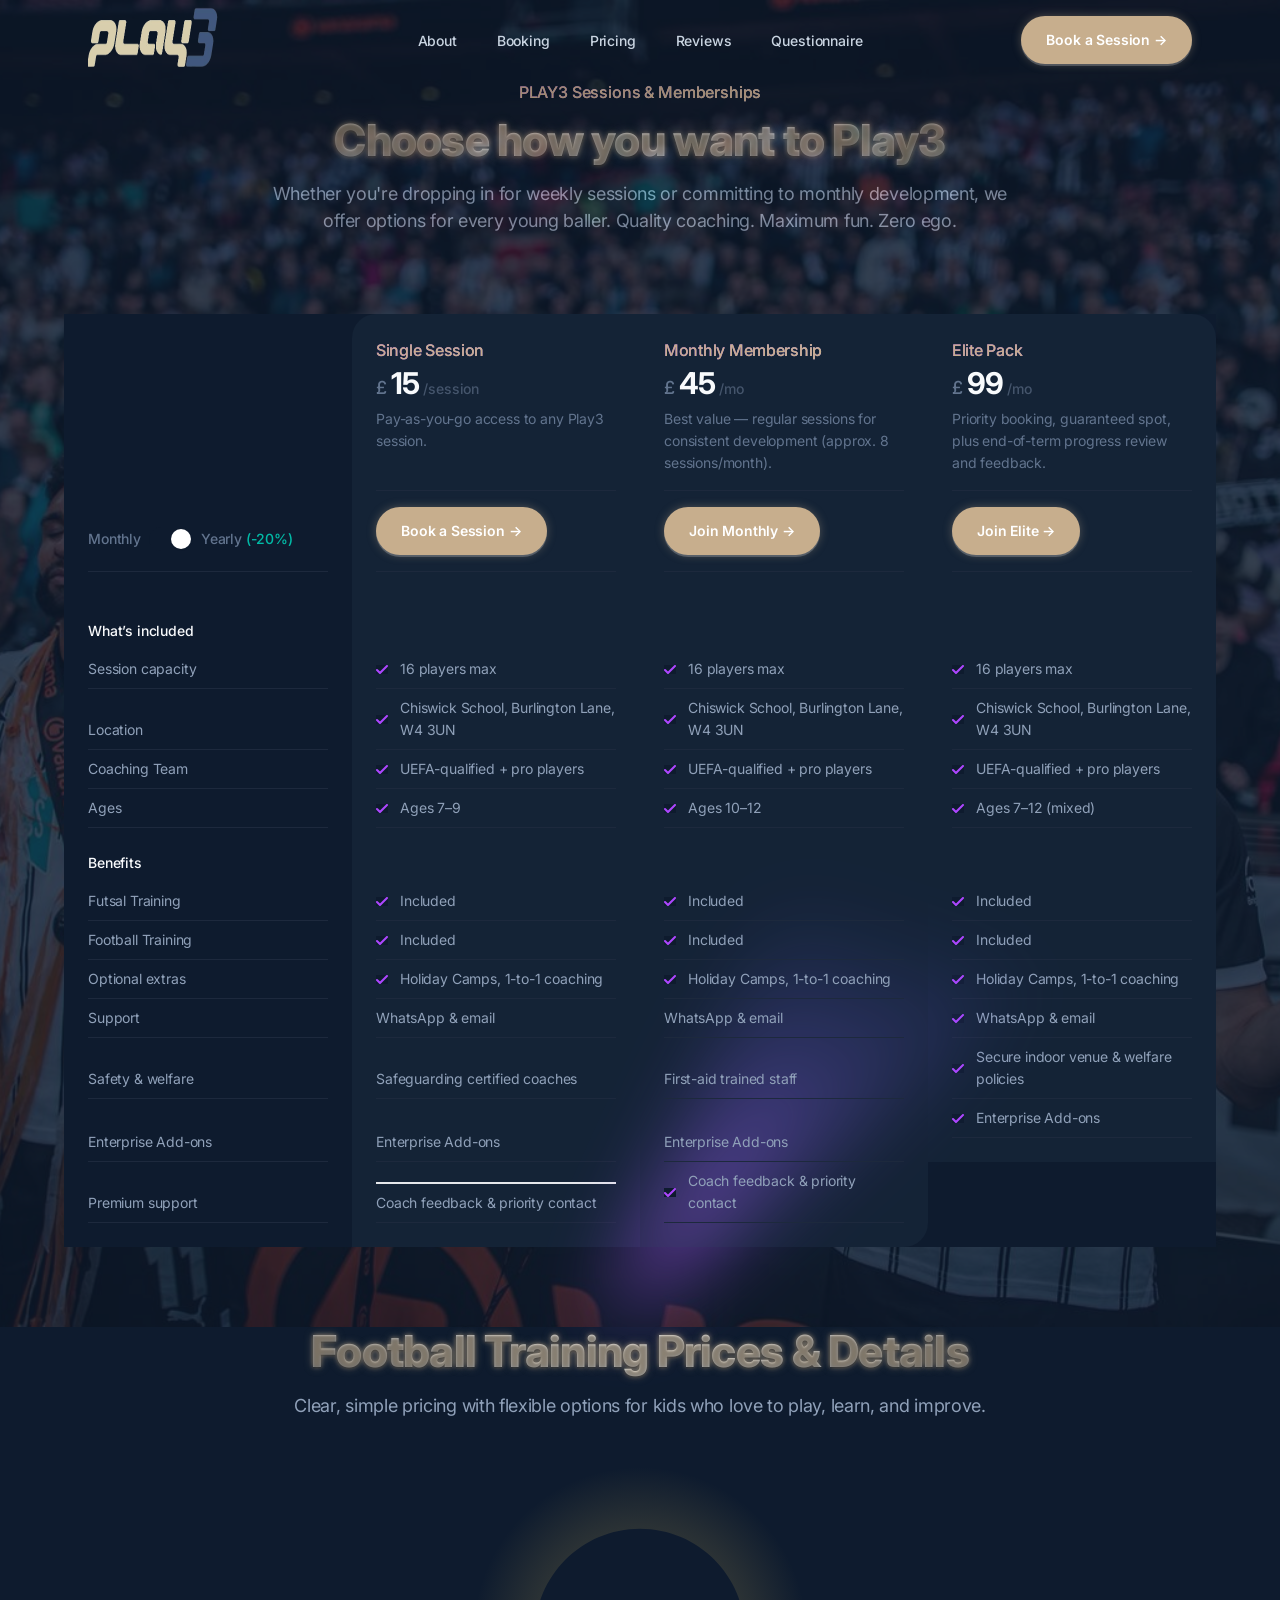
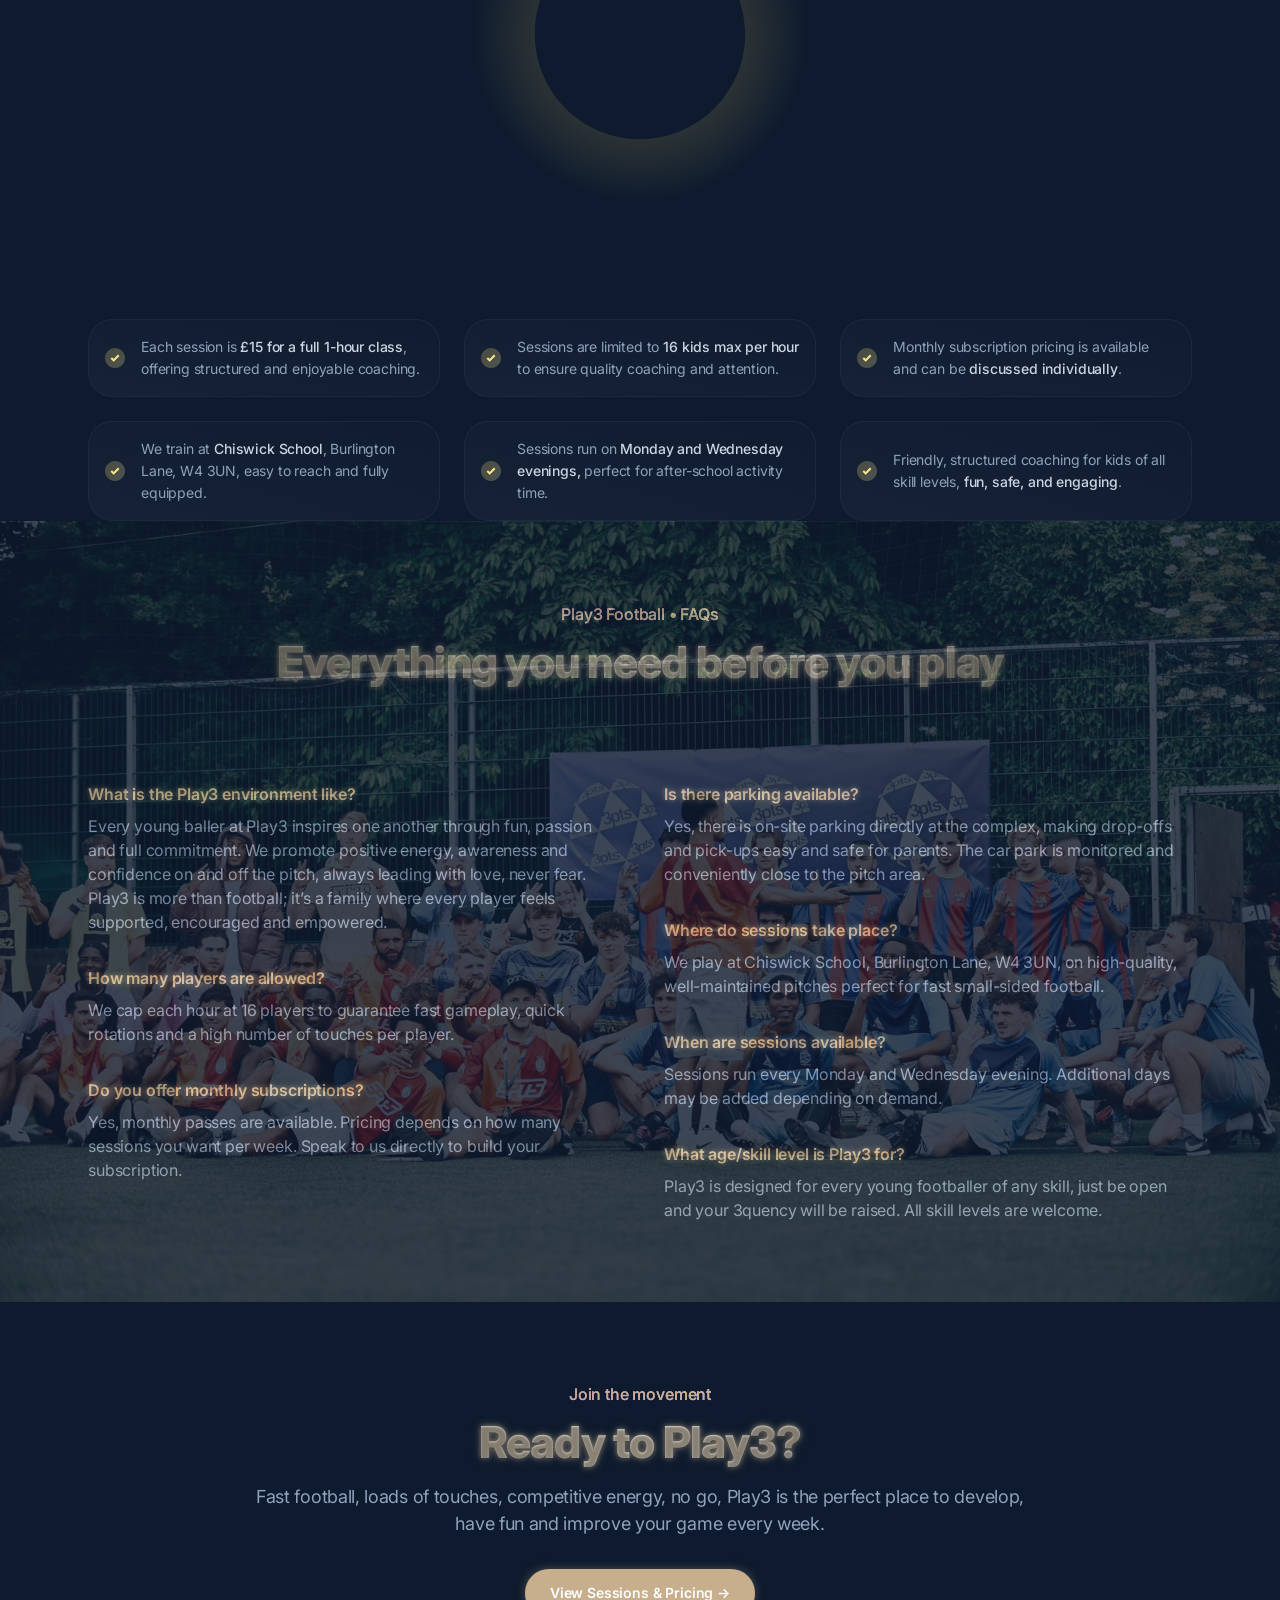
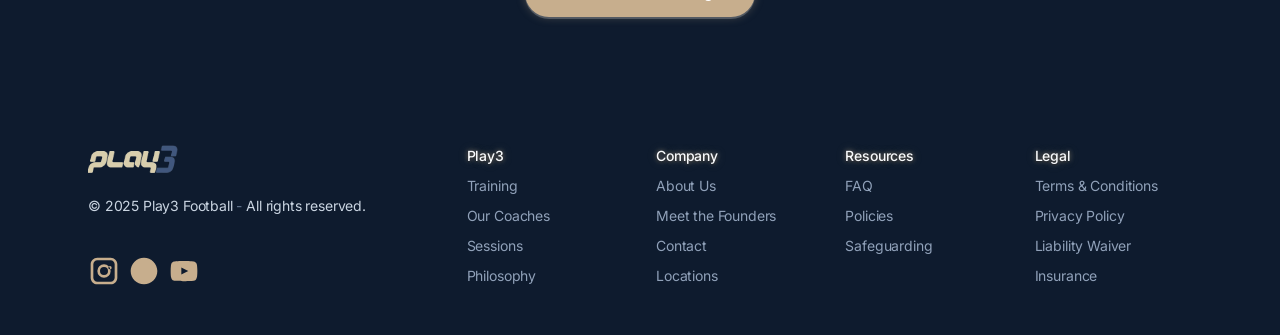
<file: pricing.html>
<!DOCTYPE html>
<html lang="en" class="scroll-smooth">

<head>
    <meta charset="utf-8">
    <title>Stellar HTML Demo - Pricing</title>
    <meta name="viewport" content="width=device-width,initial-scale=1">
    <link href="./css/vendors/aos.css" rel="stylesheet">
    <link rel="stylesheet" href="./css/vendors/swiper-bundle.min.css" />
    <link href="./style.css" rel="stylesheet">
</head>

<body class="font-inter antialiased bg-slate-900 text-slate-100 tracking-tight">

    <!-- Page wrapper -->
    <div class="flex flex-col min-h-screen overflow-hidden supports-[overflow:clip]:overflow-clip">

        <!-- Site header -->
        <header class="absolute w-full z-30">
            <div class="max-w-6xl mx-auto px-4 sm:px-6">
                <div class="flex items-center justify-between h-16 md:h-20">

                    <!-- Site branding -->
                    <div class="flex-1">
                        <!-- Logo -->
                        <a class="inline-flex" href="index.html" aria-label="play3logo">
                           <img class="logo-img max-w-none" src="./images/play3logo.jpg" alt="Stellar">
                        </a>
                    </div>

                    <!-- Desktop navigation -->
                    <nav class="hidden md:flex md:grow">

                        <!-- Desktop menu links -->
                        <ul class="flex grow justify-center flex-wrap items-center">
                                                <li>
                                <a class="font-medium text-sm text-slate-300 hover:text-white mx-4 lg:mx-5 transition duration-150 ease-in-out" href="about.html">About</a>
                            </li>
                            <li>
                                <a class="font-medium text-sm text-slate-300 hover:text-white mx-4 lg:mx-5 transition duration-150 ease-in-out" href="booking.html">Booking</a>
                            </li>
                            <li>
                                <a class="font-medium text-sm text-slate-300 hover:text-white mx-4 lg:mx-5 transition duration-150 ease-in-out" href="pricing.html">Pricing</a>
                            </li>
                            <li>
                                <a class="font-medium text-sm text-slate-300 hover:text-white mx-4 lg:mx-5 transition duration-150 ease-in-out" href="reviews.html">Reviews</a>
                            </li>
                            <li>
                                <a class="font-medium text-sm text-slate-300 hover:text-white mx-4 lg:mx-5 transition duration-150 ease-in-out" href="questionnaire.html">Questionnaire</a>
                            </li>
                        </ul>

                    </nav>

                    <!-- Desktop sign in links -->
                                    <!-- Desktop booking button -->
<ul class="flex-1 flex justify-end items-center">
    <li>
           <a
  href="https://tidycal.com/helloecobubba/play3-training-session" target="_blank"
  class="btn btn-play3 inline-flex items-center group"
>
  <span class="relative inline-flex items-center">
    Book a Session
    <span class="ml-1 transition-transform duration-150 ease-in-out group-hover:translate-x-0.5">
      →
    </span>
  </span>
</a>
    </li>
</ul>

                    <!-- Mobile menu -->
                    <div class="md:hidden flex items-center ml-4" x-data="{ expanded: false }">
                    
                        <!-- Hamburger button -->
                        <button class="group inline-flex w-8 h-8 text-slate-300 hover:text-white text-center items-center justify-center transition" aria-controls="mobile-nav" :aria-expanded="expanded" @click.stop="expanded = !expanded">
                            <span class="sr-only">Menu</span>
                            <svg class="w-4 h-4 fill-current pointer-events-none" viewBox="0 0 16 16" xmlns="http://www.w3.org/2000/svg">
                                <rect class="origin-center transition-all duration-300 ease-[cubic-bezier(.5,.85,.25,1.1)] -translate-y-[5px] group-aria-expanded:rotate-[315deg] group-aria-expanded:translate-y-0" y="7" width="16" height="2" rx="1"></rect>
                                <rect class="origin-center group-aria-expanded:rotate-45 transition-all duration-300 ease-[cubic-bezier(.5,.85,.25,1.8)]" y="7" width="16" height="2" rx="1"></rect>
                                <rect class="origin-center transition-all duration-300 ease-[cubic-bezier(.5,.85,.25,1.1)] translate-y-[5px] group-aria-expanded:rotate-[135deg] group-aria-expanded:translate-y-0" y="7" width="16" height="2" rx="1"></rect>
                            </svg>
                        </button>   
                    
                        <!-- Mobile navigation -->
                        <nav id="mobile-nav" class="absolute top-full z-20 left-0 w-full px-4 sm:px-6 overflow-hidden transition-all duration-300 ease-in-out" x-ref="mobileNav" :style="expanded ? 'max-height: ' + $refs.mobileNav.scrollHeight + 'px; opacity: 1' : 'max-height: 0; opacity: .8'" @click.outside="expanded = false" @keydown.escape.window="expanded = false" x-cloak>
                            <ul class="border border-transparent [background:linear-gradient(var(--color-slate-900),var(--color-slate-900))_padding-box,conic-gradient(var(--color-slate-400),var(--color-slate-700)_25%,var(--color-slate-700)_75%,var(--color-slate-400)_100%)_border-box] rounded-lg px-4 py-1.5">
                                <li>
                                    <a class="flex font-medium text-sm text-slate-300 hover:text-white py-1.5" href="about.html">About</a>
                                </li>
                                <li>
                                    <a class="flex font-medium text-sm text-slate-300 hover:text-white py-1.5" href="booking.html">Booking</a>
                                </li>
                                <li>
                                    <a class="flex font-medium text-sm text-slate-300 hover:text-white py-1.5" href="pricing.html">Pricing</a>
                                </li>
                                <li>
                                    <a class="flex font-medium text-sm text-slate-300 hover:text-white py-1.5" href="reviews.html">Reviews</a>
                                </li>
                                <li>
                                    <a class="flex font-medium text-sm text-slate-300 hover:text-white py-1.5" href="questionnaire.html">Questionnaire</a>
                                </li>
                            </ul>
                        </nav>
                    
                    </div>

                </div>
            </div>
        </header>

        <!-- Page content -->
        <main class="grow">

            <!-- Hero -->
                 <!-- Pricing -->
            <section class="relative">
                <div class="absolute inset-0 -z-20 overflow-hidden opacity-20">
    <img 
        src="./images/vinnywembley.jpg" 
        class="w-full h-full object-cover" 
        alt="FAQ Background"
    />
</div>
                <!-- Radial gradient -->
                <div class="absolute inset-0 overflow-hidden pointer-events-none -z-10" aria-hidden="true">
                    <div class="absolute flex items-center justify-center top-0 -translate-y-1/2 left-1/2 -translate-x-1/2 w-1/3 aspect-square">
                        <div class="absolute inset-0 translate-z-0 bg-purple-500 rounded-full blur-[120px] opacity-50"></div>
                    </div>
                </div>
                <div class="max-w-6xl mx-auto px-4 sm:px-6">
                    <div class="py-12 md:py-20">
                        <!-- Content -->
                        <div class="max-w-3xl mx-auto text-center pb-12 md:pb-20">
                            <div>
                                <div class="inline-flex font-medium bg-clip-text text-transparent bg-linear-to-r from-purple-500 to-purple-200 pb-3">PLAY3 Sessions & Memberships</div>
                            </div>
                            <h2 class="h2 bg-clip-text text-transparent bg-linear-to-r from-slate-200/60 via-slate-200 to-slate-200/60 pb-4">Choose how you want to Play3</h2>
                            <p class="text-lg text-slate-400">Whether you're dropping in for weekly sessions or committing to monthly development, we offer options for every young baller. Quality coaching. Maximum fun. Zero ego.</p>
                        </div>
                 <!-- Pricing tabs (PLAY3 content) -->
<!-- Source PDF: /mnt/data/PLAY3.pdf.pdf -->
<div class="relative">
    <!-- Blurred shape (unchanged) -->
    <div class="max-md:hidden absolute bottom-0 -mb-20 left-2/3 -translate-x-1/2 blur-2xl opacity-70 pointer-events-none" aria-hidden="true">
        <svg xmlns="http://www.w3.org/2000/svg" width="434" height="427">
            <defs>
                <linearGradient id="bs5-a" x1="19.609%" x2="50%" y1="14.544%" y2="100%">
                    <stop offset="0%" stop-color="#A855F7" />
                    <stop offset="100%" stop-color="#6366F1" stop-opacity="0" />
                </linearGradient>
            </defs>
            <path fill="url(#bs5-a)" fill-rule="evenodd" d="m661 736 461 369-284 58z" transform="matrix(1 0 0 -1 -661 1163)" />
        </svg>
    </div>

    <!-- Content -->
    <div class="grid md:grid-cols-4 xl:-mx-6 text-sm [&>div:nth-of-type(-n+4)]:py-6 [&>div:nth-last-of-type(-n+4)]:pb-6 max-md:[&>div:nth-last-of-type(-n+4)]:mb-8 max-md:[&>div:nth-of-type(-n+4):nth-of-type(n+1)]:rounded-t-3xl max-md:[&>div:nth-last-of-type(-n+4)]:rounded-b-3xl md:[&>div:nth-of-type(2)]:rounded-tl-3xl md:[&>div:nth-of-type(4)]:rounded-tr-3xl md:[&>div:nth-last-of-type(3)]:rounded-bl-3xl md:[&>div:nth-last-of-type(1)]:rounded-br-3xl [&>div]:bg-slate-700/20 [&>div:nth-of-type(4n+1)]:bg-transparent max-md:[&>div:nth-of-type(4n+5)]:hidden max-md:[&>div:nth-of-type(4n+2)]:order-1 max-md:[&>div:nth-of-type(4n+3)]:order-2 max-md:[&>div:nth-of-type(4n+4)]:order-3 max-md:md:[&>div:nth-of-type(n)]:mb-0 [&>div:nth-of-type(4n+3)]:relative [&>div:nth-of-type(4n+3)]:before:absolute [&>div:nth-of-type(4n+3)]:before:-inset-px [&>div:nth-of-type(4n+3)]:before:rounded-[inherit] [&>div:nth-of-type(4n+3)]:before:border-x-2 [&>div:nth-of-type(3)]:before:border-t-2 [&>div:nth-last-of-type(2)]:before:border-b-2 [&>div:nth-of-type(4n+3)]:before:border-purple-500 [&>div:nth-of-type(4n+3)]:before:-z-10 [&>div:nth-of-type(4n+3)]:before:pointer-events-none" x-data="{ annual: true }">

        <!-- Pricing toggle (left column kept, text unchanged visually) -->
        <div class="px-6 flex flex-col justify-end">
            <div class="pb-5 md:border-b border-slate-800">
                <!-- Toggle switch (kept) -->
                <div class="max-md:text-center">
                    <div class="inline-flex items-center whitespace-nowrap">
                        <div class="text-sm text-slate-500 font-medium mr-2 md:max-lg:hidden">Monthly</div>
                        <div class="relative">
                            <input type="checkbox" id="toggle" class="peer sr-only" x-model="annual" />
                            <label for="toggle" class="relative flex h-6 w-11 cursor-pointer items-center rounded-full bg-slate-400 px-0.5 outline-slate-400 transition-colors before:h-5 before:w-5 before:rounded-full before:bg-white before:shadow-xs before:transition-transform before:duration-150 peer-checked:bg-purple-500 peer-checked:before:translate-x-full peer-focus-visible:outline peer-focus-visible:outline-offset-2 peer-focus-visible:outline-gray-400 peer-focus-visible:peer-checked:outline-purple-500">
                                <span class="sr-only">Pay Yearly</span>
                            </label>
                        </div>
                        <div class="text-sm text-slate-500 font-medium ml-2">Yearly <span class="text-teal-500">(-20%)</span></div>
                    </div>
                </div>
            </div>
        </div>

        <!-- Single Session (was Pro) -->
        <div class="px-6 flex flex-col justify-end">
            <div class="grow pb-4 mb-4 border-b border-slate-800">
                <div class="text-base font-medium bg-clip-text text-transparent bg-linear-to-r from-purple-500 to-purple-200 pb-0.5">Single Session</div>
                <div class="mb-1">
                    <span class="text-lg font-medium text-slate-500">£</span>
                    <!-- Single session price (show same whether annual toggled or not) -->
                    <span class="text-3xl font-bold text-slate-50" x-text="annual ? '15' : '15'">15</span>
                    <span class="text-sm text-slate-600 font-medium">/session</span>
                </div>
                <div class="text-slate-500">Pay-as-you-go access to any Play3 session.</div>
            </div>
            <div class="pb-4 border-b border-slate-800">
                           <a href="booking.html" class="btn btn-play3 inline-flex justify-center group">
  <span class="relative inline-flex items-center">
    Book a Session
    <span class="ml-1 transition-transform duration-150 ease-in-out group-hover:translate-x-0.5">
      →
    </span>
  </span>
</a>

            </div>
        </div>

        <!-- Monthly Membership (was Team) -->
        <div class="px-6 flex flex-col justify-end">
            <div class="grow pb-4 mb-4 border-b border-slate-800">
                <div class="text-base font-medium bg-clip-text text-transparent bg-linear-to-r from-purple-500 to-purple-200 pb-0.5">Monthly Membership</div>
                <div class="mb-1">
                    <span class="text-lg font-medium text-slate-500">£</span>
                    <!-- Membership price -->
                    <span class="text-3xl font-bold text-slate-50" x-text="annual ? '45' : '45'">45</span>
                    <span class="text-sm text-slate-600 font-medium">/mo</span>
                </div>
                <div class="text-slate-500">Best value — regular sessions for consistent development (approx. 8 sessions/month).</div>
            </div>
            <div class="pb-4 border-b border-slate-800">
                          <a href="booking.html" class="btn btn-play3 inline-flex justify-center group">
  <span class="relative inline-flex items-center">
    Join Monthly
    <span class="ml-1 transition-transform duration-150 ease-in-out group-hover:translate-x-0.5">
      →
    </span>
  </span>
</a>

            </div>
        </div>

        <!-- Elite Pack (was Enterprise) -->
        <div class="px-6 flex flex-col justify-end">
            <div class="grow pb-4 mb-4 border-b border-slate-800">
                <div class="text-base font-medium bg-clip-text text-transparent bg-linear-to-r from-purple-500 to-purple-200 pb-0.5">Elite Pack</div>
                <div class="mb-1">
                    <span class="text-lg font-medium text-slate-500">£</span>
                    <!-- Elite price -->
                    <span class="text-3xl font-bold text-slate-50" x-text="annual ? '99' : '99'">99</span>
                    <span class="text-sm text-slate-600 font-medium">/mo</span>
                </div>
                <div class="text-slate-500">Priority booking, guaranteed spot, plus end-of-term progress review and feedback.</div>
            </div>
            <div class="pb-4 border-b border-slate-800">
                            <a href="booking.html" class="btn btn-play3 inline-flex justify-center group">
  <span class="relative inline-flex items-center">
    Join Elite
    <span class="ml-1 transition-transform duration-150 ease-in-out group-hover:translate-x-0.5">
      →
    </span>
  </span>
</a>

            </div>
        </div>

        <!-- What’s Included (Usage) -->
        <div class="px-6 flex flex-col justify-end">
            <div class="py-2 text-slate-50 font-medium mt-4">What’s included</div>
        </div>
        <div class="px-6 flex flex-col justify-end">
            <div class="py-2 text-slate-50 font-medium mt-4 md:hidden">What’s included</div>
        </div>
        <div class="px-6 flex flex-col justify-end">
            <div class="py-2 text-slate-50 font-medium mt-4 md:hidden">What’s included</div>
        </div>
        <div class="px-6 flex flex-col justify-end">
            <div class="py-2 text-slate-50 font-medium mt-4 md:hidden">What’s included</div>
        </div>

        <!-- Capacity (was Social Connections) -->
        <div class="px-6 flex flex-col justify-end">
            <div class="py-2 text-slate-400 border-b border-slate-800">Session capacity</div>
        </div>
        <div class="px-6 flex flex-col justify-end">
            <div class="flex items-center h-full border-b border-slate-800 py-2 text-slate-400">
                <svg class="shrink-0 fill-purple-500 mr-3" xmlns="http://www.w3.org/2000/svg" width="12" height="9">
                    <path d="M10.28.28 3.989 6.575 1.695 4.28A1 1 0 0 0 .28 5.695l3 3a1 1 0 0 0 1.414 0l7-7A1 1 0 0 0 10.28.28Z" />
                </svg>
                <span>16 players max</span>
            </div>
        </div>
        <div class="px-6 flex flex-col justify-end">
            <div class="flex items-center h-full border-b border-slate-800 py-2 text-slate-400">
                <svg class="shrink-0 fill-purple-500 mr-3" xmlns="http://www.w3.org/2000/svg" width="12" height="9">
                    <path d="M10.28.28 3.989 6.575 1.695 4.28A1 1 0 0 0 .28 5.695l3 3a1 1 0 0 0 1.414 0l7-7A1 1 0 0 0 10.28.28Z" />
                </svg>
                <span>16 players max</span>
            </div>
        </div>
        <div class="px-6 flex flex-col justify-end">
            <div class="flex items-center h-full border-b border-slate-800 py-2 text-slate-400">
                <svg class="shrink-0 fill-purple-500 mr-3" xmlns="http://www.w3.org/2000/svg" width="12" height="9">
                    <path d="M10.28.28 3.989 6.575 1.695 4.28A1 1 0 0 0 .28 5.695l3 3a1 1 0 0 0 1.414 0l7-7A1 1 0 0 0 10.28.28Z" />
                </svg>
                <span>16 players max</span>
            </div>
        </div>

        <!-- Location (was Custom Domains) -->
        <div class="px-6 flex flex-col justify-end">
            <div class="py-2 text-slate-400 border-b border-slate-800">Location</div>
        </div>
        <div class="px-6 flex flex-col justify-end">
            <div class="flex items-center h-full border-b border-slate-800 py-2 text-slate-400">
                <svg class="shrink-0 fill-purple-500 mr-3" xmlns="http://www.w3.org/2000/svg" width="12" height="9">
                    <path d="M10.28.28 3.989 6.575 1.695 4.28A1 1 0 0 0 .28 5.695l3 3a1 1 0 0 0 1.414 0l7-7A1 1 0 0 0 10.28.28Z" />
                </svg>
                <span>Chiswick School, Burlington Lane, W4 3UN</span>
            </div>
        </div>
        <div class="px-6 flex flex-col justify-end">
            <div class="flex items-center h-full border-b border-slate-800 py-2 text-slate-400">
                <svg class="shrink-0 fill-purple-500 mr-3" xmlns="http://www.w3.org/2000/svg" width="12" height="9">
                    <path d="M10.28.28 3.989 6.575 1.695 4.28A1 1 0 0 0 .28 5.695l3 3a1 1 0 0 0 1.414 0l7-7A1 1 0 0 0 10.28.28Z" />
                </svg>
                <span>Chiswick School, Burlington Lane, W4 3UN</span>
            </div>
        </div>
        <div class="px-6 flex flex-col justify-end">
            <div class="flex items-center h-full border-b border-slate-800 py-2 text-slate-400">
                <svg class="shrink-0 fill-purple-500 mr-3" xmlns="http://www.w3.org/2000/svg" width="12" height="9">
                    <path d="M10.28.28 3.989 6.575 1.695 4.28A1 1 0 0 0 .28 5.695l3 3a1 1 0 0 0 1.414 0l7-7A1 1 0 0 0 10.28.28Z" />
                </svg>
                <span>Chiswick School, Burlington Lane, W4 3UN</span>
            </div>
        </div>

        <!-- Coaching Team (was User Role Management) -->
        <div class="px-6 flex flex-col justify-end">
            <div class="py-2 text-slate-400 border-b border-slate-800">Coaching Team</div>
        </div>
        <div class="px-6 flex flex-col justify-end">
            <div class="flex items-center h-full border-b border-slate-800 py-2 text-slate-400">
                <svg class="shrink-0 fill-purple-500 mr-3" xmlns="http://www.w3.org/2000/svg" width="12" height="9">
                    <path d="M10.28.28 3.989 6.575 1.695 4.28A1 1 0 0 0 .28 5.695l3 3a1 1 0 0 0 1.414 0l7-7A1 1 0 0 0 10.28.28Z" />
                </svg>
                <span>UEFA-qualified + pro players</span>
            </div>
        </div>
        <div class="px-6 flex flex-col justify-end">
            <div class="flex items-center h-full border-b border-slate-800 py-2 text-slate-400">
                <svg class="shrink-0 fill-purple-500 mr-3" xmlns="http://www.w3.org/2000/svg" width="12" height="9">
                    <path d="M10.28.28 3.989 6.575 1.695 4.28A1 1 0 0 0 .28 5.695l3 3a1 1 0 0 0 1.414 0l7-7A1 1 0 0 0 10.28.28Z" />
                </svg>
                <span>UEFA-qualified + pro players</span>
            </div>
        </div>
        <div class="px-6 flex flex-col justify-end">
            <div class="flex items-center h-full border-b border-slate-800 py-2 text-slate-400">
                <svg class="shrink-0 fill-purple-500 mr-3" xmlns="http://www.w3.org/2000/svg" width="12" height="9">
                    <path d="M10.28.28 3.989 6.575 1.695 4.28A1 1 0 0 0 .28 5.695l3 3a1 1 0 0 0 1.414 0l7-7A1 1 0 0 0 10.28.28Z" />
                </svg>
                <span>UEFA-qualified + pro players</span>
            </div>
        </div>

        <!-- Ages (was External Databases) -->
        <div class="px-6 flex flex-col justify-end">
            <div class="py-2 text-slate-400 border-b border-slate-800">Ages</div>
        </div>
        <div class="px-6 flex flex-col justify-end">
            <div class="flex items-center h-full border-b border-slate-800 py-2 text-slate-400">
                <svg class="shrink-0 fill-purple-500 mr-3" xmlns="http://www.w3.org/2000/svg" width="12" height="9">
                    <path d="M10.28.28 3.989 6.575 1.695 4.28A1 1 0 0 0 .28 5.695l3 3a1 1 0 0 0 1.414 0l7-7A1 1 0 0 0 10.28.28Z" />
                </svg>
                <span>Ages 7–9</span>
            </div>
        </div>
        <div class="px-6 flex flex-col justify-end">
            <div class="flex items-center h-full border-b border-slate-800 py-2 text-slate-400">
                <svg class="shrink-0 fill-purple-500 mr-3" xmlns="http://www.w3.org/2000/svg" width="12" height="9">
                    <path d="M10.28.28 3.989 6.575 1.695 4.28A1 1 0 0 0 .28 5.695l3 3a1 1 0 0 0 1.414 0l7-7A1 1 0 0 0 10.28.28Z" />
                </svg>
                <span>Ages 10–12</span>
            </div>
        </div>
        <div class="px-6 flex flex-col justify-end">
            <div class="flex items-center h-full border-b border-slate-800 py-2 text-slate-400">
                <svg class="shrink-0 fill-purple-500 mr-3" xmlns="http://www.w3.org/2000/svg" width="12" height="9">
                    <path d="M10.28.28 3.989 6.575 1.695 4.28A1 1 0 0 0 .28 5.695l3 3a1 1 0 0 0 1.414 0l7-7A1 1 0 0 0 10.28.28Z" />
                </svg>
                <span>Ages 7–12 (mixed)</span>
            </div>
        </div>

        <!-- Benefits (was Features) -->
        <div class="px-6 flex flex-col justify-end">
            <div class="py-2 text-slate-50 font-medium mt-4">Benefits</div>
        </div>
        <div class="px-6 flex flex-col justify-end">
            <div class="py-2 text-slate-50 font-medium mt-4 md:hidden">Benefits</div>
        </div>
        <div class="px-6 flex flex-col justify-end">
            <div class="py-2 text-slate-50 font-medium mt-4 md:hidden">Benefits</div>
        </div>
        <div class="px-6 flex flex-col justify-end">
            <div class="py-2 text-slate-50 font-medium mt-4 md:hidden">Benefits</div>
        </div>

        <!-- Futsal Training (was Custom Connection) -->
        <div class="px-6 flex flex-col justify-end">
            <div class="py-2 text-slate-400 border-b border-slate-800">Futsal Training</div>
        </div>
        <div class="px-6 flex flex-col justify-end">
            <div class="flex items-center h-full border-b border-slate-800 py-2 text-slate-400">
                <svg class="shrink-0 fill-purple-500 mr-3" xmlns="http://www.w3.org/2000/svg" width="12" height="9">
                    <path d="M10.28.28 3.989 6.575 1.695 4.28A1 1 0 0 0 .28 5.695l3 3a1 1 0 0 0 1.414 0l7-7A1 1 0 0 0 10.28.28Z" />
                </svg>
                <span>Included</span>
            </div>
        </div>
        <div class="px-6 flex flex-col justify-end">
            <div class="flex items-center h-full border-b border-slate-800 py-2 text-slate-400">
                <svg class="shrink-0 fill-purple-500 mr-3" xmlns="http://www.w3.org/2000/svg" width="12" height="9">
                    <path d="M10.28.28 3.989 6.575 1.695 4.28A1 1 0 0 0 .28 5.695l3 3a1 1 0 0 0 1.414 0l7-7A1 1 0 0 0 10.28.28Z" />
                </svg>
                <span>Included</span>
            </div>
        </div>
        <div class="px-6 flex flex-col justify-end">
            <div class="flex items-center h-full border-b border-slate-800 py-2 text-slate-400">
                <svg class="shrink-0 fill-purple-500 mr-3" xmlns="http://www.w3.org/2000/svg" width="12" height="9">
                    <path d="M10.28.28 3.989 6.575 1.695 4.28A1 1 0 0 0 .28 5.695l3 3a1 1 0 0 0 1.414 0l7-7A1 1 0 0 0 10.28.28Z" />
                </svg>
                <span>Included</span>
            </div>
        </div>

        <!-- Football Training (was Advanced Deployment Options) -->
        <div class="px-6 flex flex-col justify-end">
            <div class="py-2 text-slate-400 border-b border-slate-800">Football Training</div>
        </div>
        <div class="px-6 flex flex-col justify-end">
            <div class="flex items-center h-full border-b border-slate-800 py-2 text-slate-400">
                <svg class="shrink-0 fill-purple-500 mr-3" xmlns="http://www.w3.org/2000/svg" width="12" height="9">
                    <path d="M10.28.28 3.989 6.575 1.695 4.28A1 1 0 0 0 .28 5.695l3 3a1 1 0 0 0 1.414 0l7-7A1 1 0 0 0 10.28.28Z" />
                </svg>
                <span>Included</span>
            </div>
        </div>
        <div class="px-6 flex flex-col justify-end">
            <div class="flex items-center h-full border-b border-slate-800 py-2 text-slate-400">
                <svg class="shrink-0 fill-purple-500 mr-3" xmlns="http://www.w3.org/2000/svg" width="12" height="9">
                    <path d="M10.28.28 3.989 6.575 1.695 4.28A1 1 0 0 0 .28 5.695l3 3a1 1 0 0 0 1.414 0l7-7A1 1 0 0 0 10.28.28Z" />
                </svg>
                <span>Included</span>
            </div>
        </div>
        <div class="px-6 flex flex-col justify-end">
            <div class="flex items-center h-full border-b border-slate-800 py-2 text-slate-400">
                <svg class="shrink-0 fill-purple-500 mr-3" xmlns="http://www.w3.org/2000/svg" width="12" height="9">
                    <path d="M10.28.28 3.989 6.575 1.695 4.28A1 1 0 0 0 .28 5.695l3 3a1 1 0 0 0 1.414 0l7-7A1 1 0 0 0 10.28.28Z" />
                </svg>
                <span>Included</span>
            </div>
        </div>

        <!-- Optional Extras (was Extra Add-ons) -->
        <div class="px-6 flex flex-col justify-end">
            <div class="py-2 text-slate-400 border-b border-slate-800">Optional extras</div>
        </div>
        <div class="px-6 flex flex-col justify-end">
            <div class="flex items-center h-full border-b border-slate-800 py-2 text-slate-400">
                <svg class="shrink-0 fill-purple-500 mr-3" xmlns="http://www.w3.org/2000/svg" width="12" height="9">
                    <path d="M10.28.28 3.989 6.575 1.695 4.28A1 1 0 0 0 .28 5.695l3 3a1 1 0 0 0 1.414 0l7-7A1 1 0 0 0 10.28.28Z" />
                </svg>
                <span>Holiday Camps, 1-to-1 coaching</span>
            </div>
        </div>
        <div class="px-6 flex flex-col justify-end">
            <div class="flex items-center h-full border-b border-slate-800 py-2 text-slate-400">
                <svg class="shrink-0 fill-purple-500 mr-3" xmlns="http://www.w3.org/2000/svg" width="12" height="9">
                    <path d="M10.28.28 3.989 6.575 1.695 4.28A1 1 0 0 0 .28 5.695l3 3a1 1 0 0 0 1.414 0l7-7A1 1 0 0 0 10.28.28Z" />
                </svg>
                <span>Holiday Camps, 1-to-1 coaching</span>
            </div>
        </div>
        <div class="px-6 flex flex-col justify-end">
            <div class="flex items-center h-full border-b border-slate-800 py-2 text-slate-400">
                <svg class="shrink-0 fill-purple-500 mr-3" xmlns="http://www.w3.org/2000/svg" width="12" height="9">
                    <path d="M10.28.28 3.989 6.575 1.695 4.28A1 1 0 0 0 .28 5.695l3 3a1 1 0 0 0 1.414 0l7-7A1 1 0 0 0 10.28.28Z" />
                </svg>
                <span>Holiday Camps, 1-to-1 coaching</span>
            </div>
        </div>

        <!-- Support (was Admin Roles) -->
        <div class="px-6 flex flex-col justify-end">
            <div class="py-2 text-slate-400 border-b border-slate-800">Support</div>
        </div>
        <div class="px-6 flex flex-col justify-end">
            <div class="flex items-center border-b border-slate-800 py-2 text-slate-400 max-md:hidden">
                <span>WhatsApp & email</span>
            </div>
        </div>
        <div class="px-6 flex flex-col justify-end">
            <div class="flex items-center border-b border-slate-800 py-2 text-slate-400 max-md:hidden">
                <span>WhatsApp & email</span>
            </div>
        </div>
        <div class="px-6 flex flex-col justify-end">
            <div class="flex items-center h-full border-b border-slate-800 py-2 text-slate-400">
                <svg class="shrink-0 fill-purple-500 mr-3" xmlns="http://www.w3.org/2000/svg" width="12" height="9">
                    <path d="M10.28.28 3.989 6.575 1.695 4.28A1 1 0 0 0 .28 5.695l3 3a1 1 0 0 0 1.414 0l7-7A1 1 0 0 0 10.28.28Z" />
                </svg>
                <span>WhatsApp & email</span>
            </div>
        </div>

        <!-- Safety & Welfare (was Deploy and Monitor) -->
        <div class="px-6 flex flex-col justify-end">
            <div class="py-2 text-slate-400 border-b border-slate-800">Safety & welfare</div>
        </div>
        <div class="px-6 flex flex-col justify-end">
            <div class="flex items-center border-b border-slate-800 py-2 text-slate-400 max-md:hidden">
                <span>Safeguarding certified coaches</span>
            </div>
        </div>
        <div class="px-6 flex flex-col justify-end">
            <div class="flex items-center border-b border-slate-800 py-2 text-slate-400 max-md:hidden">
                <span>First-aid trained staff</span>
            </div>
        </div>
        <div class="px-6 flex flex-col justify-end">
            <div class="flex items-center h-full border-b border-slate-800 py-2 text-slate-400">
                <svg class="shrink-0 fill-purple-500 mr-3" xmlns="http://www.w3.org/2000/svg" width="12" height="9">
                    <path d="M10.28.28 3.989 6.575 1.695 4.28A1 1 0 0 0 .28 5.695l3 3a1 1 0 0 0 1.414 0l7-7A1 1 0 0 0 10.28.28Z" />
                </svg>
                <span>Secure indoor venue & welfare policies</span>
            </div>
        </div>

        <!-- Enterprise Add-ons (kept but renamed visually above to Optional extras) -->
        <div class="px-6 flex flex-col justify-end">
            <div class="py-2 text-slate-400 border-b border-slate-800">Enterprise Add-ons</div>
        </div>
        <div class="px-6 flex flex-col justify-end">
            <div class="flex items-center border-b border-slate-800 py-2 text-slate-400 max-md:hidden">
                <span>Enterprise Add-ons</span>
            </div>
        </div>
        <div class="px-6 flex flex-col justify-end">
            <div class="flex items-center border-b border-slate-800 py-2 text-slate-400 max-md:hidden">
                <span>Enterprise Add-ons</span>
            </div>
        </div>
        <div class="px-6 flex flex-col justify-end">
            <div class="flex items-center h-full border-b border-slate-800 py-2 text-slate-400">
                <svg class="shrink-0 fill-purple-500 mr-3" xmlns="http://www.w3.org/2000/svg" width="12" height="9">
                    <path d="M10.28.28 3.989 6.575 1.695 4.28A1 1 0 0 0 .28 5.695l3 3a1 1 0 0 0 1.414 0l7-7A1 1 0 0 0 10.28.28Z" />
                </svg>
                <span>Enterprise Add-ons</span>
            </div>
        </div>

        <!-- Premium Support (kept as Support/Extras) -->
        <div class="px-6 flex flex-col justify-end">
            <div class="py-2 text-slate-400 border-b border-slate-800">Premium support</div>
        </div>
        <div class="px-6 flex flex-col justify-end">
            <div class="flex items-center border-b border-slate-800 py-2 text-slate-400 max-md:hidden">
                <span>Coach feedback & priority contact</span>
            </div>
        </div>
        <div class="px-6 flex flex-col justify-end">
            <div class="flex items-center h-full border-b border-slate-800 py-2 text-slate-400">
                <svg class="shrink-0 fill-purple-500 mr-3" xmlns="http://www.w3.org/2000/svg" width="12" height="9">
                    <path d="M10.28.28 3.989 6.575 1.695 4.28A1 1 0 0 0 .28 5.695l3 3a1 1 0 0 0 1.414 0l7-7A1 1 0 0 0 10.28.28Z" />
                </svg>
                <span>Coach feedback & priority contact</span>
            </div>
        </div>

    </div>
</div>
                    </div>
                </div>
            </section>

<!-- Features -->
<section class="relative">

    <!-- Particles animation -->
    <div class="absolute left-1/2 -translate-x-1/2 top-0 -z-10 w-64 h-64 -mt-24">
        <div class="absolute inset-0 -z-10" aria-hidden="true">
            <canvas data-particle-animation data-particle-quantity="6" data-particle-staticity="30"></canvas>
        </div>
    </div>

    <div class="max-w-6xl mx-auto px-4 sm:px-6">
        <div class="pb-12 md:pb-20">

            <!-- Section header -->
            <div class="max-w-3xl mx-auto text-center pb-12">
                <h2 class="h2 bg-clip-text text-transparent bg-linear-to-r from-slate-200/60 via-slate-200 to-slate-200/60 pb-4">
                    Football Training Prices & Details
                </h2>
                <p class="text-lg text-slate-400">
                    Clear, simple pricing with flexible options for kids who love to play, learn, and improve.
                </p>
            </div>

            <!-- Rings illustration with golden glow -->
<div class="text-center pb-8">
  <div class="inline-flex items-center justify-center relative">
    <!-- Particles animation -->
    <div class="absolute inset-0 -z-10" aria-hidden="true">
      <canvas data-particle-animation data-particle-quantity="10"></canvas>
    </div>

    <!-- Golden glow SVG (inline) -->
<svg width="334" height="334" viewBox="0 0 480 480" xmlns="http://www.w3.org/2000/svg" class="inline-flex">
  <defs>
    <!-- Outermost ring: very transparent gold -->
    <radialGradient id="pulse-gold-outer" cx="50%" cy="50%" r="50%">
      <stop offset="0%" stop-color="#FFD966" stop-opacity="0.3"/> <!-- center -->
      <stop offset="70%" stop-color="#FFD966" stop-opacity="0.1"/> <!-- mid fade -->
      <stop offset="100%" stop-color="#FFD966" stop-opacity="0"/>   <!-- edge -->
    </radialGradient>

    <!-- Middle ring: a bit more solid -->
    <radialGradient id="pulse-gold-middle" cx="50%" cy="50%" r="50%">
      <stop offset="0%" stop-color="#FFD966" stop-opacity="0.5"/>
      <stop offset="70%" stop-color="#FFD966" stop-opacity="0.25"/>
      <stop offset="100%" stop-color="#FFD966" stop-opacity="0"/>
    </radialGradient>

    <!-- Innermost ring: strongest gold, still fading -->
    <radialGradient id="pulse-gold-inner" cx="50%" cy="50%" r="50%">
      <stop offset="0%" stop-color="#FFD966" stop-opacity="0.7"/>
      <stop offset="70%" stop-color="#FFD966" stop-opacity="0.35"/>
      <stop offset="100%" stop-color="#FFD966" stop-opacity="0"/>
    </radialGradient>
  </defs>

  <g fill-rule="evenodd">
    <!-- Outermost ring -->
    <path fill="url(#pulse-gold-outer)" d="M240,0 C372.5484,0 480,107.4516 480,240 C480,372.5484 372.5484,480 240,480 C107.4516,480 0,372.5484 0,240 C0,107.4516 107.4516,0 240,0 Z 
      M240,88.8 C156.4944,88.8 88.8,156.4944 88.8,240 C88.8,323.5056 156.4944,391.2 240,391.2 
      C323.5056,391.2 391.2,323.5056 391.2,240 
      C391.2,156.4944 323.5056,88.8 240,88.8 Z"/>

    <!-- Middle ring -->
    <path class="pulse pulse-1" fill="url(#pulse-gold-middle)" d="M240,0 C372.5484,0 480,107.4516 480,240 C480,372.5484 372.5484,480 240,480 C107.4516,480 0,372.5484 0,240 C0,107.4516 107.4516,0 240,0 Z 
      M240,88.8 C156.4944,88.8 88.8,156.4944 88.8,240 C88.8,323.5056 156.4944,391.2 240,391.2 
      C323.5056,391.2 391.2,323.5056 391.2,240 
      C391.2,156.4944 323.5056,88.8 240,88.8 Z"/>

    <!-- Innermost ring -->
    <path class="pulse pulse-2" fill="url(#pulse-gold-inner)" d="M240,0 C372.5484,0 480,107.4516 480,240 C480,372.5484 372.5484,480 240,480 C107.4516,480 0,372.5484 0,240 C0,107.4516 107.4516,0 240,0 Z 
      M240,88.8 C156.4944,88.8 88.8,156.4944 88.8,240 C88.8,323.5056 156.4944,391.2 240,391.2 
      C323.5056,391.2 391.2,323.5056 391.2,240 
      C391.2,156.4944 323.5056,88.8 240,88.8 Z"/>
  </g>
</svg>

</div>
</div>

        </div>

           <!-- Features list -->
<div class="grid gap-6 sm:grid-cols-2 lg:grid-cols-3">

    <!-- Card #1 -->
    <div class="bg-linear-to-tr from-slate-800/50 to-slate-800/10 rounded-3xl border border-slate-800">
        <div class="flex items-center space-x-4 p-4 h-full">
            <svg class="shrink-0" xmlns="http://www.w3.org/2000/svg" width="20" height="20">
                <defs>
                    <linearGradient id="gold-gradient" x1="0%" y1="0%" x2="100%" y2="100%">
                        <stop offset="0%" stop-color="#FFD966" />
                        <stop offset="100%" stop-color="#FFF3B0" />
                    </linearGradient>
                </defs>
                <path class="fill-gold" fill="url(#gold-gradient)" fill-opacity=".24" d="M10 0C4.5 0 0 4.5 0 10s4.5 10 10 10 10-4.5 10-10S15.5 0 10 0Z" />
                <path class="fill-gold" fill="url(#gold-gradient)" fill-rule="nonzero" d="M13 6.586 14.414 8l-5.747 5.748-3.081-3.081L7 9.252l1.667 1.667z" />
            </svg>
            <p class="text-sm text-slate-400">
                Each session is <strong class="text-slate-300 font-medium">£15 for a full 1-hour class</strong>, offering structured and enjoyable coaching.
            </p>
        </div>
    </div>

    <!-- Card #2 -->
    <div class="bg-linear-to-tr from-slate-800/50 to-slate-800/10 rounded-3xl border border-slate-800">
        <div class="flex items-center space-x-4 p-4 h-full">
            <svg class="shrink-0" xmlns="http://www.w3.org/2000/svg" width="20" height="20">
                <path class="fill-gold" fill="url(#gold-gradient)" fill-opacity=".24" d="M10 0C4.5 0 0 4.5 0 10s4.5 10 10 10 10-4.5 10-10S15.5 0 10 0Z" />
                <path class="fill-gold" fill="url(#gold-gradient)" fill-rule="nonzero" d="M13 6.586 14.414 8l-5.747 5.748-3.081-3.081L7 9.252l1.667 1.667z" />
            </svg>
            <p class="text-sm text-slate-400">
                Sessions are limited to <strong class="text-slate-300 font-medium">16 kids max per hour</strong> to ensure quality coaching and attention.
            </p>
        </div>
    </div>

    <!-- Card #3 -->
    <div class="bg-linear-to-tr from-slate-800/50 to-slate-800/10 rounded-3xl border border-slate-800">
        <div class="flex items-center space-x-4 p-4 h-full">
            <svg class="shrink-0" xmlns="http://www.w3.org/2000/svg" width="20" height="20">
                <path class="fill-gold" fill="url(#gold-gradient)" fill-opacity=".24" d="M10 0C4.5 0 0 4.5 0 10s4.5 10 10 10 10-4.5 10-10S15.5 0 10 0Z" />
                <path class="fill-gold" fill="url(#gold-gradient)" fill-rule="nonzero" d="M13 6.586 14.414 8l-5.747 5.748-3.081-3.081L7 9.252l1.667 1.667z" />
            </svg>
            <p class="text-sm text-slate-400">
                Monthly subscription pricing is available and can be <strong class="text-slate-300 font-medium">discussed individually</strong>.
            </p>
        </div>
    </div>

    <!-- Card #4 -->
    <div class="bg-linear-to-tr from-slate-800/50 to-slate-800/10 rounded-3xl border border-slate-800">
        <div class="flex items-center space-x-4 p-4 h-full">
            <svg class="shrink-0" xmlns="http://www.w3.org/2000/svg" width="20" height="20">
                <path class="fill-gold" fill="url(#gold-gradient)" fill-opacity=".24" d="M10 0C4.5 0 0 4.5 0 10s4.5 10 10 10 10-4.5 10-10S15.5 0 10 0Z" />
                <path class="fill-gold" fill="url(#gold-gradient)" fill-rule="nonzero" d="M13 6.586 14.414 8l-5.747 5.748-3.081-3.081L7 9.252l1.667 1.667z" />
            </svg>
            <p class="text-sm text-slate-400">
                We train at <strong class="text-slate-300 font-medium">Chiswick School</strong>, Burlington Lane, W4 3UN, easy to reach and fully equipped.
            </p>
        </div>
    </div>

    <!-- Card #5 -->
    <div class="bg-linear-to-tr from-slate-800/50 to-slate-800/10 rounded-3xl border border-slate-800">
        <div class="flex items-center space-x-4 p-4 h-full">
            <svg class="shrink-0" xmlns="http://www.w3.org/2000/svg" width="20" height="20">
                <path class="fill-gold" fill="url(#gold-gradient)" fill-opacity=".24" d="M10 0C4.5 0 0 4.5 0 10s4.5 10 10 10 10-4.5 10-10S15.5 0 10 0Z" />
                <path class="fill-gold" fill="url(#gold-gradient)" fill-rule="nonzero" d="M13 6.586 14.414 8l-5.747 5.748-3.081-3.081L7 9.252l1.667 1.667z" />
            </svg>
            <p class="text-sm text-slate-400">
                Sessions run on <strong class="text-slate-300 font-medium">Monday and Wednesday evenings, </strong>perfect for after-school activity time.
            </p>
        </div>
    </div>

    <!-- Card #6 -->
    <div class="bg-linear-to-tr from-slate-800/50 to-slate-800/10 rounded-3xl border border-slate-800">
        <div class="flex items-center space-x-4 p-4 h-full">
            <svg class="shrink-0" xmlns="http://www.w3.org/2000/svg" width="20" height="20">
                <path class="fill-gold" fill="url(#gold-gradient)" fill-opacity=".24" d="M10 0C4.5 0 0 4.5 0 10s4.5 10 10 10 10-4.5 10-10S15.5 0 10 0Z" />
                <path class="fill-gold" fill="url(#gold-gradient)" fill-rule="nonzero" d="M13 6.586 14.414 8l-5.747 5.748-3.081-3.081L7 9.252l1.667 1.667z" />
            </svg>
            <p class="text-sm text-slate-400">
                Friendly, structured coaching for kids of all skill levels,  <strong class="text-slate-300 font-medium">fun, safe, and engaging</strong>.
            </p>
        </div>
    </div>

</div>


        </div>
    </div>
</section>

   <!-- FAQs -->
<section class="relative">
    <!-- Background image for FAQ section -->
<div class="absolute inset-0 -z-20 overflow-hidden opacity-20">
    <img 
        src="./images/dariospeech.jpg" 
        class="w-full h-full object-cover" 
        alt="FAQ Background"
    />
</div>


    <!-- Blurred shape -->
    <div class="absolute top-0 -translate-y-1/3 left-1/2 -translate-x-1/2 ml-24 blur-2xl opacity-50 pointer-events-none -z-10" aria-hidden="true">
        <svg xmlns="http://www.w3.org/2000/svg" width="434" height="427">
            <defs>
                <linearGradient id="bs3-a" x1="19.609%" x2="50%" y1="14.544%" y2="100%">
                    <stop offset="0%" stop-color="#6366F1" />
                    <stop offset="100%" stop-color="#6366F1" stop-opacity="0" />
                </linearGradient>
            </defs>
            <path fill="url(#bs3-a)" fill-rule="evenodd" d="m410 0 461 369-284 58z"
                transform="matrix(1 0 0 -1 -410 427)" />
        </svg>
    </div>

    <div class="max-w-6xl mx-auto px-4 sm:px-6">
        <div
            class="py-12 md:py-20 border-t [border-image:linear-gradient(to_right,transparent,var(--color-slate-800),transparent)1]">

            <!-- Section header -->
            <div class="max-w-3xl mx-auto text-center pb-12 md:pb-20">
                <div>
                    <div
                        class="inline-flex font-medium bg-clip-text text-transparent bg-linear-to-r from-purple-500 to-purple-200 pb-3">
                        Play3 Football • FAQs
                    </div>
                </div>
                <h2
                    class="h2 bg-clip-text text-transparent bg-linear-to-r from-slate-200/60 via-slate-200 to-slate-200/60 pb-4">
                    Everything you need before you play
                </h2>
            </div>

            <!-- Columns -->
            <div class="md:flex md:space-x-12 space-y-8 md:space-y-0">

                <!-- Column -->
                <div class="w-full md:w-1/2 space-y-8">

                    <!-- Item -->
                    <div class="space-y-2">
    <h4 class="font-semibold">What is the Play3 environment like?</h4>
    <p class="text-slate-400">
        Every young baller at Play3 inspires one another through fun, passion and full commitment. 
        We promote positive energy, awareness and confidence on and off the pitch, always leading with love, never fear. 
        Play3 is more than football; it’s a family where every player feels supported, encouraged and empowered.
    </p>
</div>


                    <!-- Item -->
                    <div class="space-y-2">
                        <h4 class="font-semibold">How many players are allowed?</h4>
                        <p class="text-slate-400">We cap each hour at 16 players to guarantee fast gameplay, quick
                            rotations and a high number of touches per player.</p>
                    </div>

                    <!-- Item -->
                    <div class="space-y-2">
                        <h4 class="font-semibold">Do you offer monthly subscriptions?</h4>
                        <p class="text-slate-400">Yes, monthly passes are available. Pricing depends on how many
                            sessions you want per week. Speak to us directly to build your subscription.</p>
                    </div>

                </div>

                <!-- Column -->
                <div class="w-full md:w-1/2 space-y-8">

                    <div class="space-y-2">
    <h4 class="font-semibold">Is there parking available?</h4>
    <p class="text-slate-400">
        Yes, there is on-site parking directly at the complex, making drop-offs and pick-ups easy and safe for parents.
        The car park is monitored and conveniently close to the pitch area.
    </p>
</div>


                    <!-- Item -->
                    <div class="space-y-2">
                        <h4 class="font-semibold">Where do sessions take place?</h4>
                        <p class="text-slate-400">We play at Chiswick School, Burlington Lane, W4 3UN, on high-quality,
                            well-maintained pitches perfect for fast small-sided football.</p>
                    </div>

                    <!-- Item -->
                    <div class="space-y-2">
                        <h4 class="font-semibold">When are sessions available?</h4>
                        <p class="text-slate-400">Sessions run every Monday and Wednesday evening. Additional days may be
                            added depending on demand.</p>
                    </div>

                    <!-- Item -->
                    <div class="space-y-2">
                        <h4 class="font-semibold">What age/skill level is Play3 for?</h4>
                        <p class="text-slate-400">Play3 is designed for every young footballer of any skill, just be open and your 3quency will be raised. All skill levels are welcome.</p>
                    </div>

                </div>

            </div>

        </div>
    </div>
</section>

<!-- CTA -->
<section>
    <div class="max-w-6xl mx-auto px-4 sm:px-6">
        <div class="relative px-8 py-12 md:py-20 rounded-[3rem] overflow-hidden">

            <!-- Radial gradient -->
            <div class="absolute flex items-center justify-center top-0 -translate-y-1/2 left-1/2 -translate-x-1/2 pointer-events-none -z-10 w-1/3 aspect-square"
                aria-hidden="true">
                <div class="absolute inset-0 translate-z-0 bg-purple-500 rounded-full blur-[120px] opacity-70"></div>
                <div class="absolute w-1/4 h-1/4 translate-z-0 bg-purple-400 rounded-full blur-[40px]"></div>
            </div>

            <!-- Blurred shape -->
            <div class="absolute bottom-0 translate-y-1/2 left-0 blur-2xl opacity-50 pointer-events-none -z-10"
                aria-hidden="true">
                <svg xmlns="http://www.w3.org/2000/svg" width="434" height="427">
                    <defs>
                        <linearGradient id="bs5-a" x1="19.609%" x2="50%" y1="14.544%" y2="100%">
                            <stop offset="0%" stop-color="#A855F7" />
                            <stop offset="100%" stop-color="#6366F1" stop-opacity="0" />
                        </linearGradient>
                    </defs>
                    <path fill="url(#bs5-a)" fill-rule="evenodd" d="m0 0 461 369-284 58z"
                        transform="matrix(1 0 0 -1 0 427)" />
                </svg>
            </div>

            <!-- Content -->
            <div class="max-w-3xl mx-auto text-center">
                <div>
                    <div
                        class="inline-flex font-medium bg-clip-text text-transparent bg-linear-to-r from-purple-500 to-purple-200 pb-3">
                        Join the movement
                    </div>
                </div>
                <h2
                    class="h2 bg-clip-text text-transparent bg-linear-to-r from-slate-200/60 via-slate-200 to-slate-200/60 pb-4">
                    Ready to Play3?
                </h2>
                <p class="text-lg text-slate-400 mb-8">
                    Fast football, loads of touches, competitive energy, no go, Play3 is the perfect place to develop,
                    have fun and improve your game every week.
                </p>
                <div>
                      <a
  href="booking.html"
  class="btn btn-play3 inline-flex items-center group"
>
  <span class="relative inline-flex items-center">
    View Sessions & Pricing
    <span class="ml-1 transition-transform duration-150 ease-in-out group-hover:translate-x-0.5">
      →
    </span>
  </span>
</a>
                </div>
            </div>
        </div>
    </div>
</section>


        </main>

        <!-- Site footer -->
     <!-- Site footer -->
<footer>
    <div class="max-w-6xl mx-auto px-4 sm:px-6">

        <!-- Blocks -->
        <div class="grid sm:grid-cols-12 gap-8 py-8 md:py-12">

            <!-- 1st block -->
            <div class="sm:col-span-12 lg:col-span-4 order-1 lg:order-none">
                <div class="h-full flex flex-col sm:flex-row lg:flex-col justify-between">
                    <div class="mb-4 sm:mb-0">
                        <div class="mb-4">
                            <!-- Logo -->
                            <a class="inline-flex" href="index.html" aria-label="Play3">
                                 <img src="./images/play3logo.jpg" width="90" height="90" alt="Play3 Logo">
                            </a>
                        </div>
                        <div class="text-sm text-slate-300">&copy; 2025 Play3 Football <span class="text-slate-500">-</span> All rights reserved.</div>
                    </div>

                    <!-- Social links (football brand specific) -->
                    <ul class="flex">

                        <!-- Instagram -->
                        <li>
                            <a class="flex justify-center items-center text-purple-500 hover:text-purple-400 transition duration-150 ease-in-out" 
                               href="https://www.instagram.com/play3football" target="_blank" aria-label="Instagram">
                                <svg class="w-8 h-8 fill-current" viewBox="0 0 24 24">
                                    <path d="M7 2C4.243 2 2 4.243 2 7v10c0 2.757 
                                            2.243 5 5 5h10c2.757 0 5-2.243 
                                            5-5V7c0-2.757-2.243-5-5-5H7zm10 
                                            2c1.654 0 3 1.346 3 3v10c0 
                                            1.654-1.346 3-3 3H7c-1.654 0-3-1.346-3-3V7c0-1.654 
                                            1.346-3 3-3h10zm-5 3a5 5 0 100 10 
                                            5 5 0 000-10zm0 2a3 3 0 110 
                                            6 3 3 0 010-6zm4.5-.75a1.25 1.25 0 110 
                                            2.5 1.25 1.25 0 010-2.5z"/>
                                </svg>
                            </a>
                        </li>

                        <!-- TikTok -->
                        <li class="ml-2">
                            <a class="flex justify-center items-center text-purple-500 hover:text-purple-400 transition duration-150 ease-in-out"
                               href="https://www.tiktok.com/@play3football" target="_blank" aria-label="TikTok">
                                <svg class="w-8 h-8 fill-current" viewBox="0 0 24 24">
                                    <path d="M12 2c5.514 0 10 4.486 10 10s-4.486 
                                             10-10 10S2 17.514 2 12 6.486 
                                             2 12 2zm1 4.5v5.086a3.5 3.5 
                                             0 11-2-3.182V6.5h2z"/>
                                </svg>
                            </a>
                        </li>

                        <!-- YouTube -->
                        <li class="ml-2">
                            <a class="flex justify-center items-center text-purple-500 hover:text-purple-400 transition duration-150 ease-in-out"
                               href="https://www.youtube.com/@play3football" target="_blank" aria-label="YouTube">
                                <svg class="w-8 h-8 fill-current" viewBox="0 0 24 24">
                                    <path d="M21.8 8s-.2-1.5-.8-2.2c-.7-.9-1.5-.9-1.9-1C15.9 
                                             4.5 12 4.5 12 4.5h-.1s-3.9 
                                             0-7.1.3c-.4.1-1.2.1-1.9 1C2.4 
                                             6.5 2.2 8 2.2 8S2 9.7 2 
                                             11.4v1.3c0 1.7.2 3.4.2 3.4s.2 
                                             1.5.8 2.2c.7.9 1.7.9 2.2 
                                             1 1.6.2 6.8.3 6.8.3s3.9 
                                             0 7.1-.3c.4-.1 1.2-.1 1.9-1 
                                             .6-.7.8-2.2.8-2.2s.2-1.7.2-3.4v-1.3c0-1.7-.2-3.4-.2-3.4zM10 
                                             14.7V9.3l5.2 2.7L10 14.7z"/>
                                </svg>
                            </a>
                        </li>

                    </ul>
                </div>
            </div>

            <!-- 2nd block -->
            <div class="sm:col-span-6 md:col-span-3 lg:col-span-2">
                <h6 class="text-sm text-slate-50 font-medium mb-2">Play3</h6>
                <ul class="text-sm space-y-2">
                    <li><a class="text-slate-400 hover:text-slate-200" href="#training">Training</a></li>
                    <li><a class="text-slate-400 hover:text-slate-200" href="#coaches">Our Coaches</a></li>
                    <li><a class="text-slate-400 hover:text-slate-200" href="#sessions">Sessions</a></li>
                    <li><a class="text-slate-400 hover:text-slate-200" href="#philosophy">Philosophy</a></li>
                </ul>
            </div>

            <!-- 3rd block -->
            <div class="sm:col-span-6 md:col-span-3 lg:col-span-2">
                <h6 class="text-sm text-slate-50 font-medium mb-2">Company</h6>
                <ul class="text-sm space-y-2">
                    <li><a class="text-slate-400 hover:text-slate-200" href="#about">About Us</a></li>
                    <li><a class="text-slate-400 hover:text-slate-200" href="#team">Meet the Founders</a></li>
                    <li><a class="text-slate-400 hover:text-slate-200" href="#contact">Contact</a></li>
                    <li><a class="text-slate-400 hover:text-slate-200" href="#locations">Locations</a></li>
                </ul>
            </div>

            <!-- 4th block -->
            <div class="sm:col-span-6 md:col-span-3 lg:col-span-2">
                <h6 class="text-sm text-slate-50 font-medium mb-2">Resources</h6>
                <ul class="text-sm space-y-2">
                    <li><a class="text-slate-400 hover:text-slate-200" href="#faq">FAQ</a></li>
                    <li><a class="text-slate-400 hover:text-slate-200" href="#policies">Policies</a></li>
                    <li><a class="text-slate-400 hover:text-slate-200" href="#safeguarding">Safeguarding</a></li>
                </ul>
            </div>

            <!-- 5th block -->
            <div class="sm:col-span-6 md:col-span-3 lg:col-span-2">
                <h6 class="text-sm text-slate-50 font-medium mb-2">Legal</h6>
                <ul class="text-sm space-y-2">
                    <li><a class="text-slate-400 hover:text-slate-200" href="#terms">Terms & Conditions</a></li>
                    <li><a class="text-slate-400 hover:text-slate-200" href="#privacy">Privacy Policy</a></li>
                    <li><a class="text-slate-400 hover:text-slate-200" href="#liability">Liability Waiver</a></li>
                    <li><a class="text-slate-400 hover:text-slate-200" href="#insurance">Insurance</a></li>
                </ul>
            </div>

        </div>

    </div>
</footer>

    </div>

    <script src="./js/vendors/alpinejs.min.js" defer></script>
    <script src="./js/vendors/aos.js"></script>
    <script src="./js/vendors/swiper-bundle.min.js"></script>
    <script src="./js/main.js"></script>

</body>

</html>
</file>
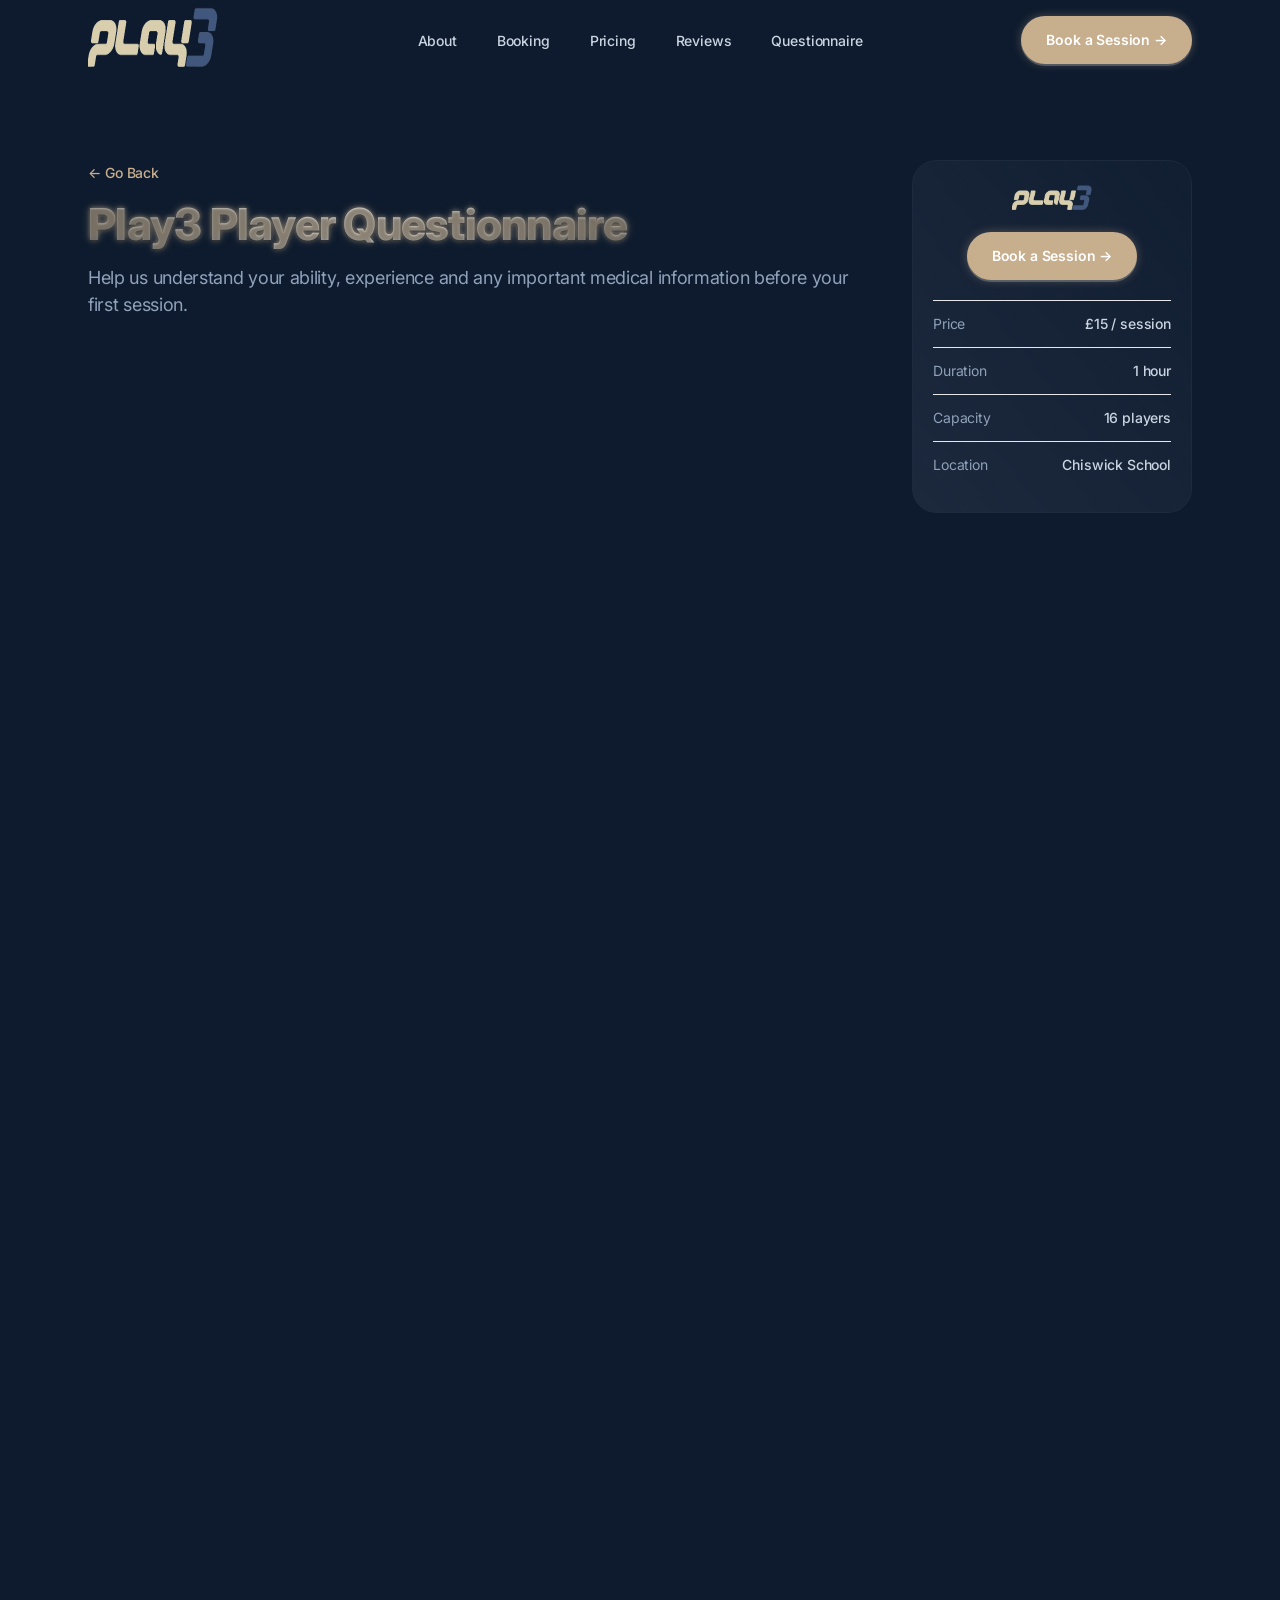
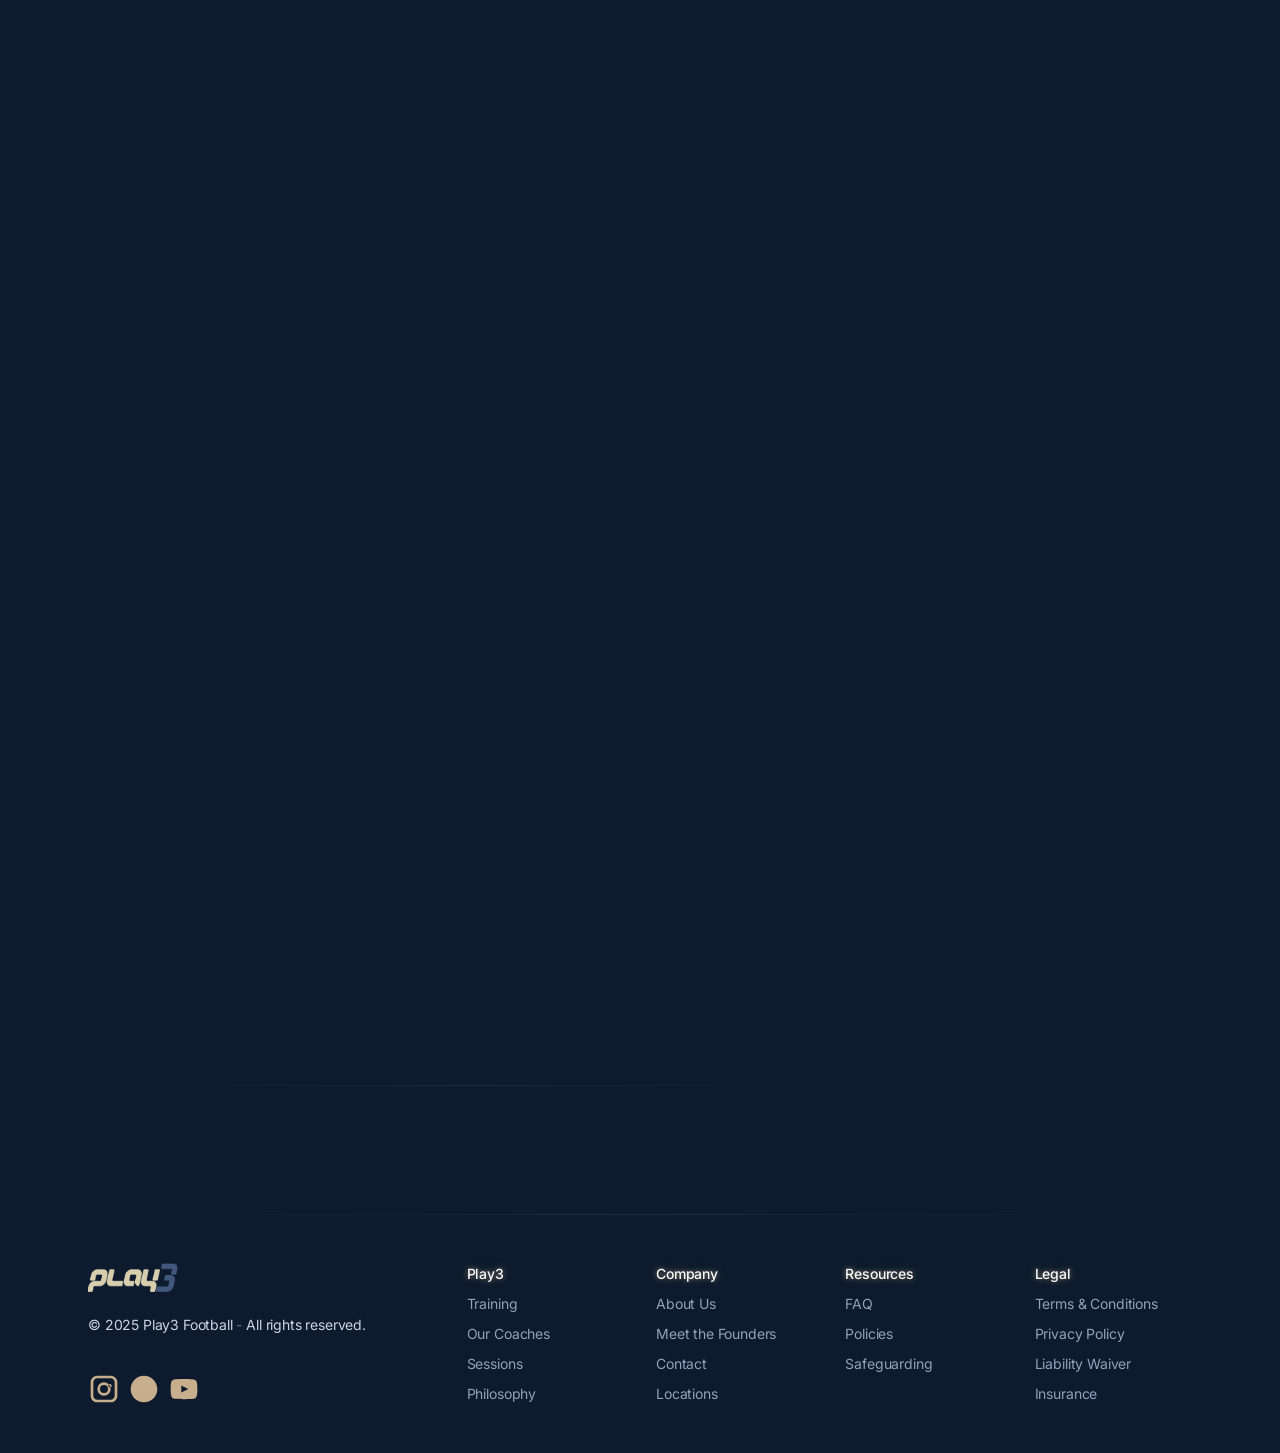
<file: questionnaire.html>
<!DOCTYPE html>
<html lang="en" class="scroll-smooth">

<head>
    <meta charset="utf-8">
    <title>Stellar HTML Demo - Customer Post</title>
    <meta name="viewport" content="width=device-width,initial-scale=1">
    <link href="./css/vendors/aos.css" rel="stylesheet">
    <link rel="stylesheet" href="./css/vendors/swiper-bundle.min.css" />
    <link href="./style.css" rel="stylesheet">
</head>

<body class="font-inter antialiased bg-slate-900 text-slate-100 tracking-tight">

    <!-- Page wrapper -->
    <div class="flex flex-col min-h-screen overflow-hidden supports-[overflow:clip]:overflow-clip">

        <!-- Site header -->
        <header class="absolute w-full z-30">
            <div class="max-w-6xl mx-auto px-4 sm:px-6">
                <div class="flex items-center justify-between h-16 md:h-20">

                    <!-- Site branding -->
                      <!-- Site branding -->
                    <div class="flex-1">
                        <!-- Logo -->
                        <a class="inline-flex" href="index.html" aria-label="play3logo">
                           <img class="logo-img max-w-none" src="./images/play3logo.jpg" alt="Stellar">
                        </a>
                    </div>

                    <!-- Desktop navigation -->
                    <nav class="hidden md:flex md:grow">

                       <!-- Desktop menu links -->
                        <ul class="flex grow justify-center flex-wrap items-center">
                                         <li>
                                <a class="font-medium text-sm text-slate-300 hover:text-white mx-4 lg:mx-5 transition duration-150 ease-in-out" href="about.html">About</a>
                            </li>
                            <li>
                                <a class="font-medium text-sm text-slate-300 hover:text-white mx-4 lg:mx-5 transition duration-150 ease-in-out" href="booking.html">Booking</a>
                            </li>
                            <li>
                                <a class="font-medium text-sm text-slate-300 hover:text-white mx-4 lg:mx-5 transition duration-150 ease-in-out" href="pricing.html">Pricing</a>
                            </li>
                            <li>
                                <a class="font-medium text-sm text-slate-300 hover:text-white mx-4 lg:mx-5 transition duration-150 ease-in-out" href="reviews.html">Reviews</a>
                            </li>
                            <li>
                                <a class="font-medium text-sm text-slate-300 hover:text-white mx-4 lg:mx-5 transition duration-150 ease-in-out" href="questionnaire.html">Questionnaire</a>
                            </li>
                        </ul>

                    </nav>

                    <!-- Desktop sign in links -->
                                     <!-- Desktop booking button -->
<ul class="flex-1 flex justify-end items-center">
    <li>
             <a
  href="https://tidycal.com/helloecobubba/play3-training-session" target="_blank"
  class="btn btn-play3 inline-flex items-center group"
>
  <span class="relative inline-flex items-center">
    Book a Session
    <span class="ml-1 transition-transform duration-150 ease-in-out group-hover:translate-x-0.5">
      →
    </span>
  </span>
</a>
    </li>
</ul>

                    <!-- Mobile menu -->
                    <div class="md:hidden flex items-center ml-4" x-data="{ expanded: false }">

                        <!-- Hamburger button -->
                        <button class="group inline-flex w-8 h-8 text-slate-300 hover:text-white text-center items-center justify-center transition" aria-controls="mobile-nav" :aria-expanded="expanded" @click.stop="expanded = !expanded">
                            <span class="sr-only">Menu</span>
                            <svg class="w-4 h-4 fill-current pointer-events-none" viewBox="0 0 16 16" xmlns="http://www.w3.org/2000/svg">
                                <rect class="origin-center transition-all duration-300 ease-[cubic-bezier(.5,.85,.25,1.1)] -translate-y-[5px] group-aria-expanded:rotate-[315deg] group-aria-expanded:translate-y-0" y="7" width="16" height="2" rx="1"></rect>
                                <rect class="origin-center group-aria-expanded:rotate-45 transition-all duration-300 ease-[cubic-bezier(.5,.85,.25,1.8)]" y="7" width="16" height="2" rx="1"></rect>
                                <rect class="origin-center transition-all duration-300 ease-[cubic-bezier(.5,.85,.25,1.1)] translate-y-[5px] group-aria-expanded:rotate-[135deg] group-aria-expanded:translate-y-0" y="7" width="16" height="2" rx="1"></rect>
                            </svg>
                        </button>   

                        <!-- Mobile navigation -->
                        <nav id="mobile-nav" class="absolute top-full z-20 left-0 w-full px-4 sm:px-6 overflow-hidden transition-all duration-300 ease-in-out" x-ref="mobileNav" :style="expanded ? 'max-height: ' + $refs.mobileNav.scrollHeight + 'px; opacity: 1' : 'max-height: 0; opacity: .8'" @click.outside="expanded = false" @keydown.escape.window="expanded = false" x-cloak>
                            <ul class="border border-transparent [background:linear-gradient(var(--color-slate-900),var(--color-slate-900))_padding-box,conic-gradient(var(--color-slate-400),var(--color-slate-700)_25%,var(--color-slate-700)_75%,var(--color-slate-400)_100%)_border-box] rounded-lg px-4 py-1.5">
                                                    <li>
                                <a class="font-medium text-sm text-slate-300 hover:text-white mx-4 lg:mx-5 transition duration-150 ease-in-out" href="about.html">About</a>
                            </li>
                            <li>
                                <a class="font-medium text-sm text-slate-300 hover:text-white mx-4 lg:mx-5 transition duration-150 ease-in-out" href="booking.html">Booking</a>
                            </li>
                            <li>
                                <a class="font-medium text-sm text-slate-300 hover:text-white mx-4 lg:mx-5 transition duration-150 ease-in-out" href="pricing.html">Pricing</a>
                            </li>
                            <li>
                                <a class="font-medium text-sm text-slate-300 hover:text-white mx-4 lg:mx-5 transition duration-150 ease-in-out" href="reviews.html">Reviews</a>
                            </li>
                            <li>
                                <a class="font-medium text-sm text-slate-300 hover:text-white mx-4 lg:mx-5 transition duration-150 ease-in-out" href="questionnaire.html">Questionnaire</a>
                            </li>
                            </ul>
                        </nav>

                    </div>

                </div>
            </div>
        </header>

        <!-- Page content -->
        <main class="grow">

          <section class="relative">

    <!-- Radial gradient -->
    <div class="absolute flex items-center justify-center top-0 -translate-y-1/2 left-1/2 -translate-x-1/2 pointer-events-none -z-10 w-[800px] aspect-square" aria-hidden="true">
        <div class="absolute inset-0 translate-z-0 bg-purple-500 rounded-full blur-[120px] opacity-30"></div>
        <div class="absolute w-64 h-64 translate-z-0 bg-purple-400 rounded-full blur-[80px] opacity-70"></div>
    </div>

    <!-- Particles animation -->
    <div class="absolute inset-0 h-96 -z-10" aria-hidden="true">
        <canvas data-particle-animation data-particle-quantity="15"></canvas>
    </div>

    <!-- Illustration -->
    <div class="md:block absolute left-1/2 -translate-x-1/2 -mt-16 blur-2xl opacity-90 pointer-events-none -z-10" aria-hidden="true">
        <img src="./images/page-illustration.svg" class="max-w-none" width="1440" height="427" alt="Page Illustration">
    </div>

    <div class="max-w-6xl mx-auto px-4 sm:px-6">
        <div class="pt-32 md:pt-40 border-b [border-image:linear-gradient(to_right,transparent,var(--color-slate-800),transparent)1]">

            <div class="md:flex md:justify-between">

                <!-- Page content -->
                <div class="md:grow pb-12 md:pb-20">
                    <div class="max-w-3xl">

                        <article class="pb-12 mb-12 border-b [border-image:linear-gradient(to_right,transparent,var(--color-slate-800),transparent)1]">

                            <div class="mb-4">
                                <a class="inline-flex text-sm font-medium text-purple-500 group" href="index.html"><span class="tracking-normal group-hover:-translate-x-0.5 transition-transform duration-150 ease-in-out mr-1">&lt;-</span> Go Back</a>
                            </div>

                            <header>
                                <h1 class="h2 inline-flex bg-clip-text text-transparent bg-linear-to-r from-slate-200/60 via-slate-200 to-slate-200/60 pb-4">Play3 Player Questionnaire</h1>
                                <p class="text-slate-400 text-lg max-w-2xl">
                                    Help us understand your ability, experience and any important medical information before your first session.
                                </p>
                            </header>

                            <!-- Embedded Google Form -->
                            <div class="mt-10">
                            <iframe src="https://docs.google.com/forms/d/e/1FAIpQLSfWG_wIBz32cYeuSH2Mde8zy5FWSvGttfW39SCfN2SKjCvVBw/viewform?embedded=true" width="640" height="2319" frameborder="0" marginheight="0" marginwidth="0">Loading…</iframe>
                            </div>

                        </article>

                        <!-- Nothing below this is needed, but you can leave sidebar -->

                    </div>
                </div>

                 <!-- Sidebar -->
                <aside class="md:w-64 lg:w-80 md:shrink-0 md:pt-[3.75rem] lg:pt-0 pb-12 md:pb-20">
                    <div class="sticky top-6 md:pl-6 lg:pl-10">

                        <!-- Sidebar content -->
                        <div class="space-y-6">

                            <!-- Widget -->
                            <div class="bg-linear-to-tr from-slate-800 to-slate-800/25 rounded-3xl border border-slate-800">
                                <div class="px-5 py-6">
                                    <div class="text-center mb-5">
                                        <div class="mb-4">
                                            <div class="relative inline-flex">
                                                <img src="./images/play3logo.jpg" width="80" height="80" alt="Play3 Icon" />
                                            </div>
                                        </div>

                                                                                     <a
  href="https://tidycal.com/helloecobubba/play3-training-session" target="_blank"
  class="btn btn-play3 inline-flex items-center group"
>
  <span class="relative inline-flex items-center">
    Book a Session
    <span class="ml-1 transition-transform duration-150 ease-in-out group-hover:translate-x-0.5">
      →
    </span>
  </span>
</a>
                                    </div>

                                    <ul class="text-sm">
                                        <li class="flex items-center justify-between py-3 border-t border-slate-700/40">
                                            <span class="text-slate-400">Price</span>
                                            <span class="text-slate-300 font-medium">£15 / session</span>
                                        </li>
                                        <li class="flex items-center justify-between py-3 border-t border-slate-700/40">
                                            <span class="text-slate-400">Duration</span>
                                            <span class="text-slate-300 font-medium">1 hour</span>
                                        </li>
                                        <li class="flex items-center justify-between py-3 border-t border-slate-700/40">
                                            <span class="text-slate-400">Capacity</span>
                                            <span class="text-slate-300 font-medium">16 players</span>
                                        </li>
                                        <li class="flex items-center justify-between py-3 border-t border-slate-700/40">
                                            <span class="text-slate-400">Location</span>
                                            <span class="text-slate-300 font-medium">Chiswick School</span>
                                        </li>
                                    </ul>
                                </div>
                            </div>

                        </div>

                    </div>
                </aside>

            </div>

        </div>
    </div>
</section>


        </main>

             <!-- Site footer -->
<footer>
    <div class="max-w-6xl mx-auto px-4 sm:px-6">

        <!-- Blocks -->
        <div class="grid sm:grid-cols-12 gap-8 py-8 md:py-12">

            <!-- 1st block -->
            <div class="sm:col-span-12 lg:col-span-4 order-1 lg:order-none">
                <div class="h-full flex flex-col sm:flex-row lg:flex-col justify-between">
                    <div class="mb-4 sm:mb-0">
                        <div class="mb-4">
                            <!-- Logo -->
                            <a class="inline-flex" href="index.html" aria-label="Play3">
                                 <img src="./images/play3logo.jpg" width="90" height="90" alt="Play3 Logo">
                            </a>
                        </div>
                        <div class="text-sm text-slate-300">&copy; 2025 Play3 Football <span class="text-slate-500">-</span> All rights reserved.</div>
                    </div>

                    <!-- Social links (football brand specific) -->
                    <ul class="flex">

                        <!-- Instagram -->
                        <li>
                            <a class="flex justify-center items-center text-purple-500 hover:text-purple-400 transition duration-150 ease-in-out" 
                               href="https://www.instagram.com/play3football" target="_blank" aria-label="Instagram">
                                <svg class="w-8 h-8 fill-current" viewBox="0 0 24 24">
                                    <path d="M7 2C4.243 2 2 4.243 2 7v10c0 2.757 
                                            2.243 5 5 5h10c2.757 0 5-2.243 
                                            5-5V7c0-2.757-2.243-5-5-5H7zm10 
                                            2c1.654 0 3 1.346 3 3v10c0 
                                            1.654-1.346 3-3 3H7c-1.654 0-3-1.346-3-3V7c0-1.654 
                                            1.346-3 3-3h10zm-5 3a5 5 0 100 10 
                                            5 5 0 000-10zm0 2a3 3 0 110 
                                            6 3 3 0 010-6zm4.5-.75a1.25 1.25 0 110 
                                            2.5 1.25 1.25 0 010-2.5z"/>
                                </svg>
                            </a>
                        </li>

                        <!-- TikTok -->
                        <li class="ml-2">
                            <a class="flex justify-center items-center text-purple-500 hover:text-purple-400 transition duration-150 ease-in-out"
                               href="https://www.tiktok.com/@play3football" target="_blank" aria-label="TikTok">
                                <svg class="w-8 h-8 fill-current" viewBox="0 0 24 24">
                                    <path d="M12 2c5.514 0 10 4.486 10 10s-4.486 
                                             10-10 10S2 17.514 2 12 6.486 
                                             2 12 2zm1 4.5v5.086a3.5 3.5 
                                             0 11-2-3.182V6.5h2z"/>
                                </svg>
                            </a>
                        </li>

                        <!-- YouTube -->
                        <li class="ml-2">
                            <a class="flex justify-center items-center text-purple-500 hover:text-purple-400 transition duration-150 ease-in-out"
                               href="https://www.youtube.com/@play3football" target="_blank" aria-label="YouTube">
                                <svg class="w-8 h-8 fill-current" viewBox="0 0 24 24">
                                    <path d="M21.8 8s-.2-1.5-.8-2.2c-.7-.9-1.5-.9-1.9-1C15.9 
                                             4.5 12 4.5 12 4.5h-.1s-3.9 
                                             0-7.1.3c-.4.1-1.2.1-1.9 1C2.4 
                                             6.5 2.2 8 2.2 8S2 9.7 2 
                                             11.4v1.3c0 1.7.2 3.4.2 3.4s.2 
                                             1.5.8 2.2c.7.9 1.7.9 2.2 
                                             1 1.6.2 6.8.3 6.8.3s3.9 
                                             0 7.1-.3c.4-.1 1.2-.1 1.9-1 
                                             .6-.7.8-2.2.8-2.2s.2-1.7.2-3.4v-1.3c0-1.7-.2-3.4-.2-3.4zM10 
                                             14.7V9.3l5.2 2.7L10 14.7z"/>
                                </svg>
                            </a>
                        </li>

                    </ul>
                </div>
            </div>

            <!-- 2nd block -->
            <div class="sm:col-span-6 md:col-span-3 lg:col-span-2">
                <h6 class="text-sm text-slate-50 font-medium mb-2">Play3</h6>
                <ul class="text-sm space-y-2">
                    <li><a class="text-slate-400 hover:text-slate-200" href="#training">Training</a></li>
                    <li><a class="text-slate-400 hover:text-slate-200" href="#coaches">Our Coaches</a></li>
                    <li><a class="text-slate-400 hover:text-slate-200" href="#sessions">Sessions</a></li>
                    <li><a class="text-slate-400 hover:text-slate-200" href="#philosophy">Philosophy</a></li>
                </ul>
            </div>

            <!-- 3rd block -->
            <div class="sm:col-span-6 md:col-span-3 lg:col-span-2">
                <h6 class="text-sm text-slate-50 font-medium mb-2">Company</h6>
                <ul class="text-sm space-y-2">
                    <li><a class="text-slate-400 hover:text-slate-200" href="#about">About Us</a></li>
                    <li><a class="text-slate-400 hover:text-slate-200" href="#team">Meet the Founders</a></li>
                    <li><a class="text-slate-400 hover:text-slate-200" href="#contact">Contact</a></li>
                    <li><a class="text-slate-400 hover:text-slate-200" href="#locations">Locations</a></li>
                </ul>
            </div>

            <!-- 4th block -->
            <div class="sm:col-span-6 md:col-span-3 lg:col-span-2">
                <h6 class="text-sm text-slate-50 font-medium mb-2">Resources</h6>
                <ul class="text-sm space-y-2">
                    <li><a class="text-slate-400 hover:text-slate-200" href="#faq">FAQ</a></li>
                    <li><a class="text-slate-400 hover:text-slate-200" href="#policies">Policies</a></li>
                    <li><a class="text-slate-400 hover:text-slate-200" href="#safeguarding">Safeguarding</a></li>
                </ul>
            </div>

            <!-- 5th block -->
            <div class="sm:col-span-6 md:col-span-3 lg:col-span-2">
                <h6 class="text-sm text-slate-50 font-medium mb-2">Legal</h6>
                <ul class="text-sm space-y-2">
                    <li><a class="text-slate-400 hover:text-slate-200" href="#terms">Terms & Conditions</a></li>
                    <li><a class="text-slate-400 hover:text-slate-200" href="#privacy">Privacy Policy</a></li>
                    <li><a class="text-slate-400 hover:text-slate-200" href="#liability">Liability Waiver</a></li>
                    <li><a class="text-slate-400 hover:text-slate-200" href="#insurance">Insurance</a></li>
                </ul>
            </div>

        </div>

    </div>
</footer>

    </div>

    <script src="./js/vendors/alpinejs.min.js" defer></script>
    <script src="./js/vendors/aos.js"></script>
    <script src="./js/vendors/swiper-bundle.min.js"></script>
    <script src="./js/main.js"></script>

</body>

</html>
</file>
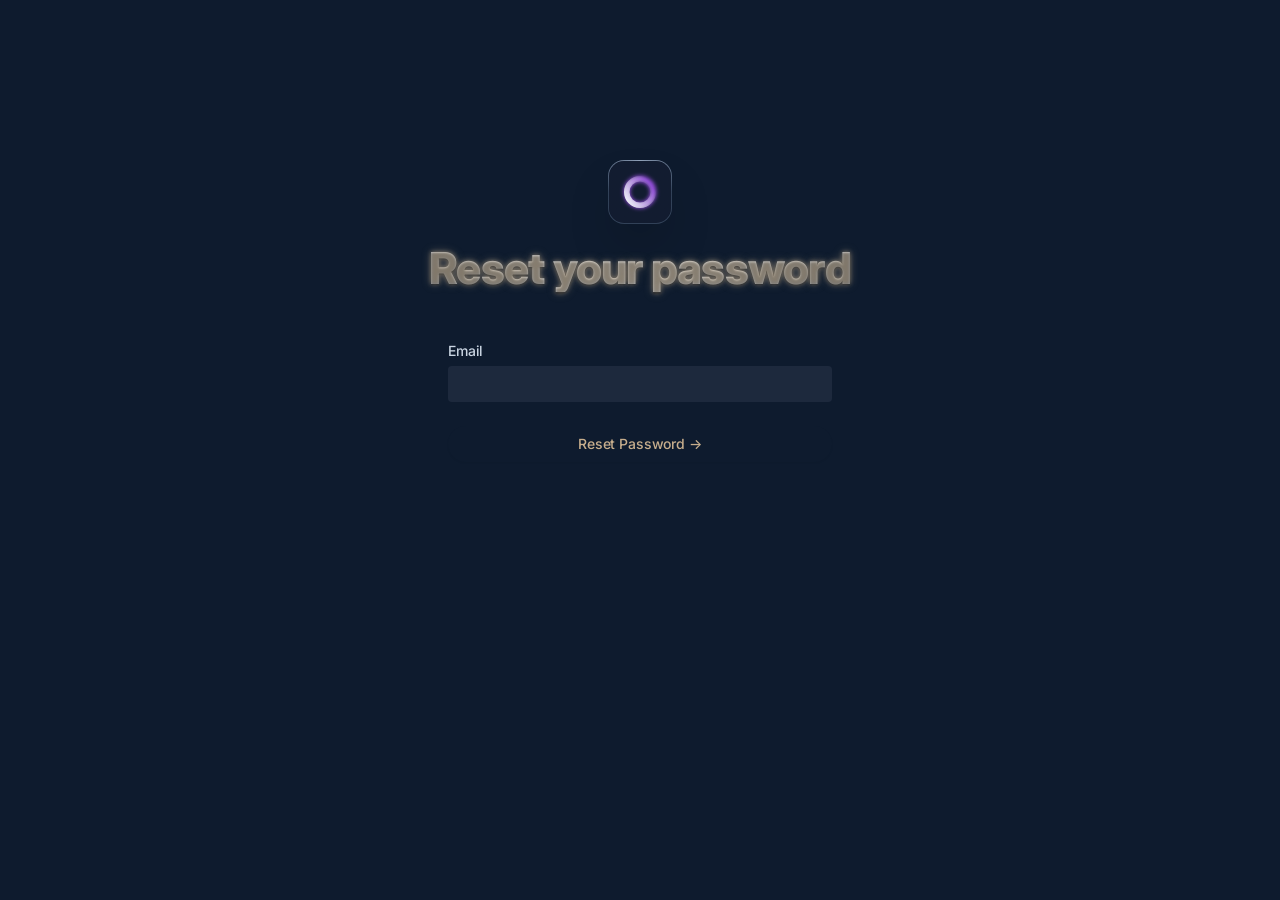
<file: reset-password.html>
<!DOCTYPE html>
<html lang="en" class="scroll-smooth">

<head>
    <meta charset="utf-8">
    <title>Stellar HTML Demo - Reset Password</title>
    <meta name="viewport" content="width=device-width,initial-scale=1">
    <link href="./css/vendors/aos.css" rel="stylesheet">
    <link href="./style.css" rel="stylesheet">
</head>

<body class="font-inter antialiased bg-slate-900 text-slate-200 tracking-tight">

    <!-- Page wrapper -->
    <div class="flex flex-col min-h-screen overflow-hidden supports-[overflow:clip]:overflow-clip">
    
        <main class="grow">
    
            <section class="relative">
    
                <!-- Illustration -->
                <div class="md:block absolute left-1/2 -translate-x-1/2 -mt-36 blur-2xl opacity-70 pointer-events-none -z-10" aria-hidden="true">
                    <img src="./images/auth-illustration.svg" class="max-w-none" width="1440" height="450" alt="Page Illustration">
                </div>
    
                <div class="relative max-w-6xl mx-auto px-4 sm:px-6">
                    <div class="pt-32 pb-12 md:pt-40 md:pb-20">
    
                        <!-- Page header -->
                        <div class="max-w-3xl mx-auto text-center pb-12">
                            <!-- Logo -->
                            <div class="mb-5">
                                <a class="inline-flex" href="index.html">
                                    <div class="relative flex items-center justify-center w-16 h-16 border border-transparent rounded-2xl shadow-2xl [background:linear-gradient(var(--color-slate-900),var(--color-slate-900))_padding-box,conic-gradient(var(--color-slate-400),var(--color-slate-700)_25%,var(--color-slate-700)_75%,var(--color-slate-400)_100%)_border-box] before:absolute before:inset-0 before:bg-slate-800/30 before:rounded-2xl">
                                        <img class="relative" src="./images/logo.svg" width="42" height="42" alt="Stellar">
                                    </div>
                                </a>
                            </div>
                            <!-- Page title -->
                            <h1 class="h2 bg-clip-text text-transparent bg-linear-to-r from-slate-200/60 via-slate-200 to-slate-200/60">Reset your password</h1>
                        </div>
    
                        <!-- Form -->
                        <div class="max-w-sm mx-auto">
    
                            <form>
                                <div class="space-y-4">
                                    <div>
                                        <label class="block text-sm text-slate-300 font-medium mb-1" for="email">Email</label>
                                        <input id="email" class="form-input w-full" type="email" required />
                                    </div>
                                </div>
                                <div class="mt-6">
                                    <button class="btn text-sm text-white bg-purple-500 hover:bg-purple-600 w-full shadow-xs group">
                                        Reset Password <span class="tracking-normal text-purple-300 group-hover:translate-x-0.5 transition-transform duration-150 ease-in-out ml-1">-&gt;</span>
                                    </button>
                                </div>
                            </form>
    
                        </div>
    
                    </div>
                </div>
    
            </section>
    
        </main>
    
    </div>

    <script src="./js/vendors/alpinejs.min.js" defer></script>
    <script src="./js/vendors/aos.js"></script>
    <script src="./js/main.js"></script>

</body>

</html>
</file>
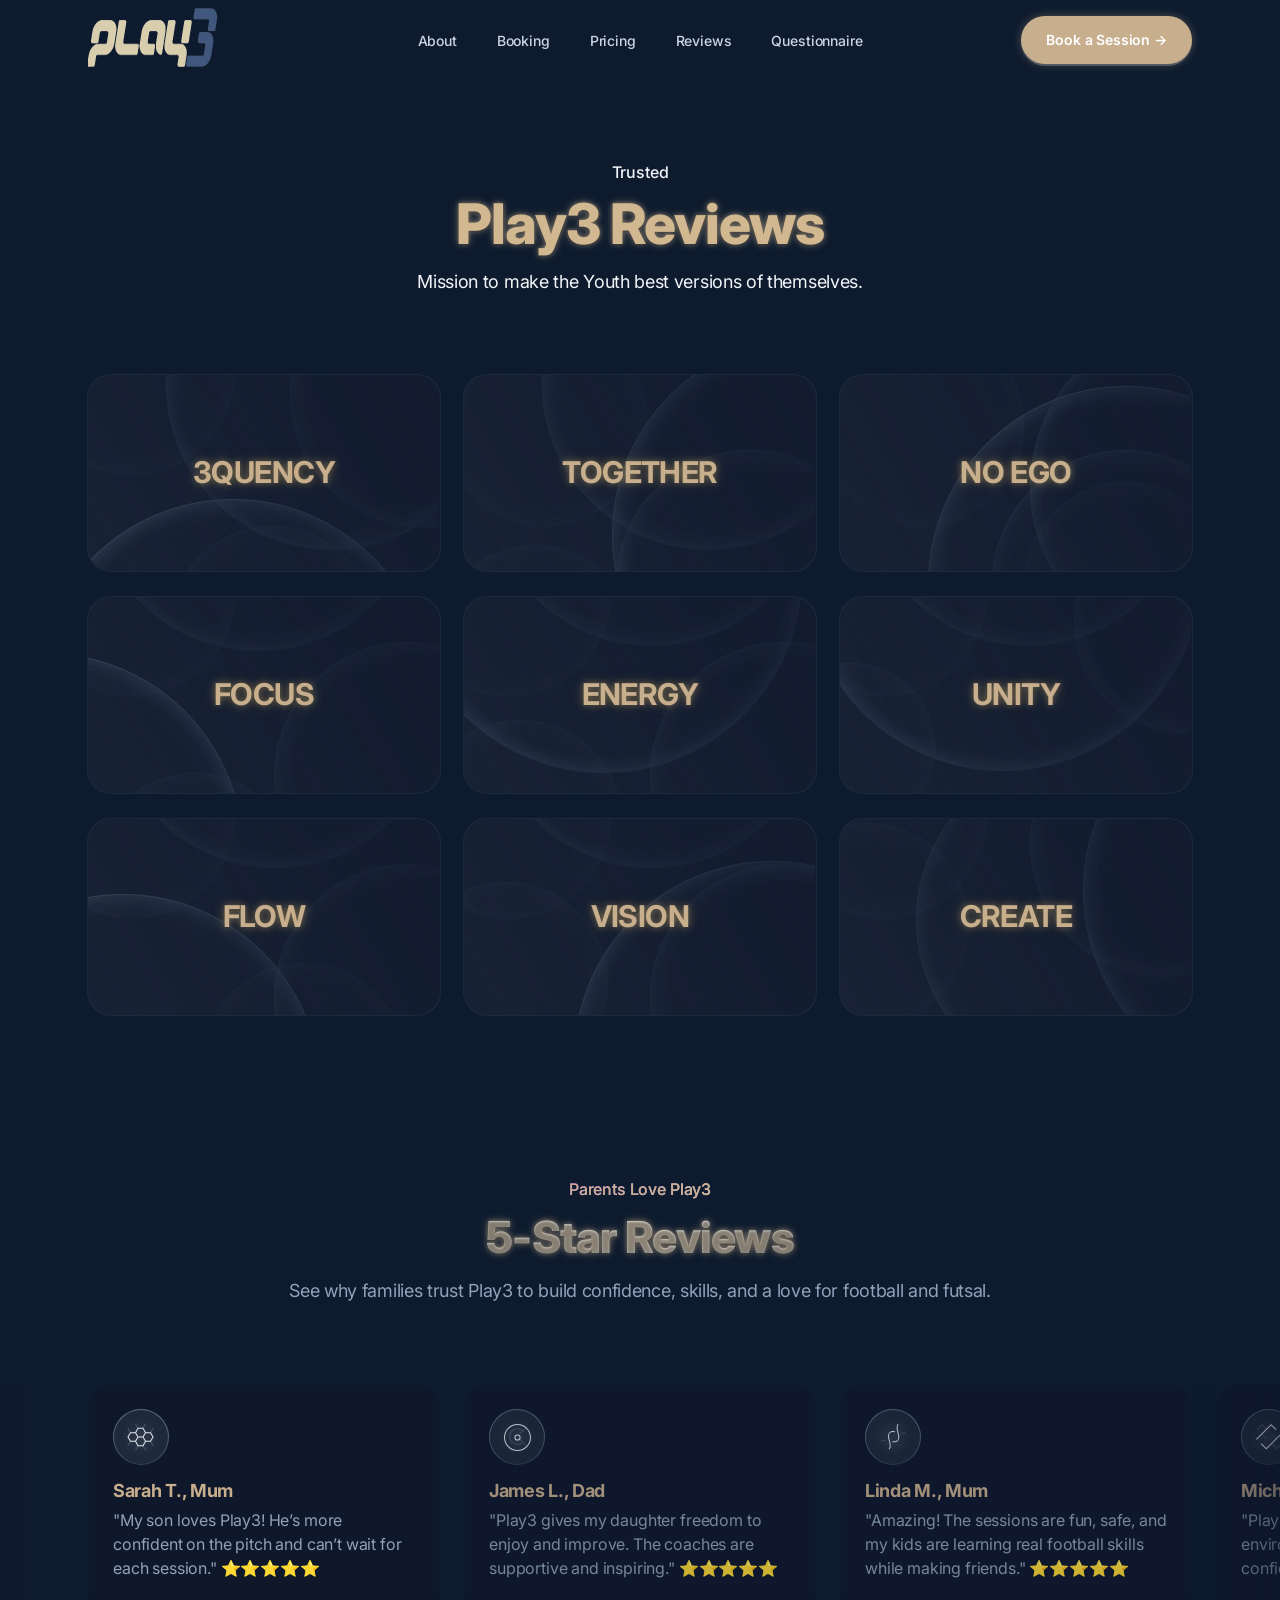
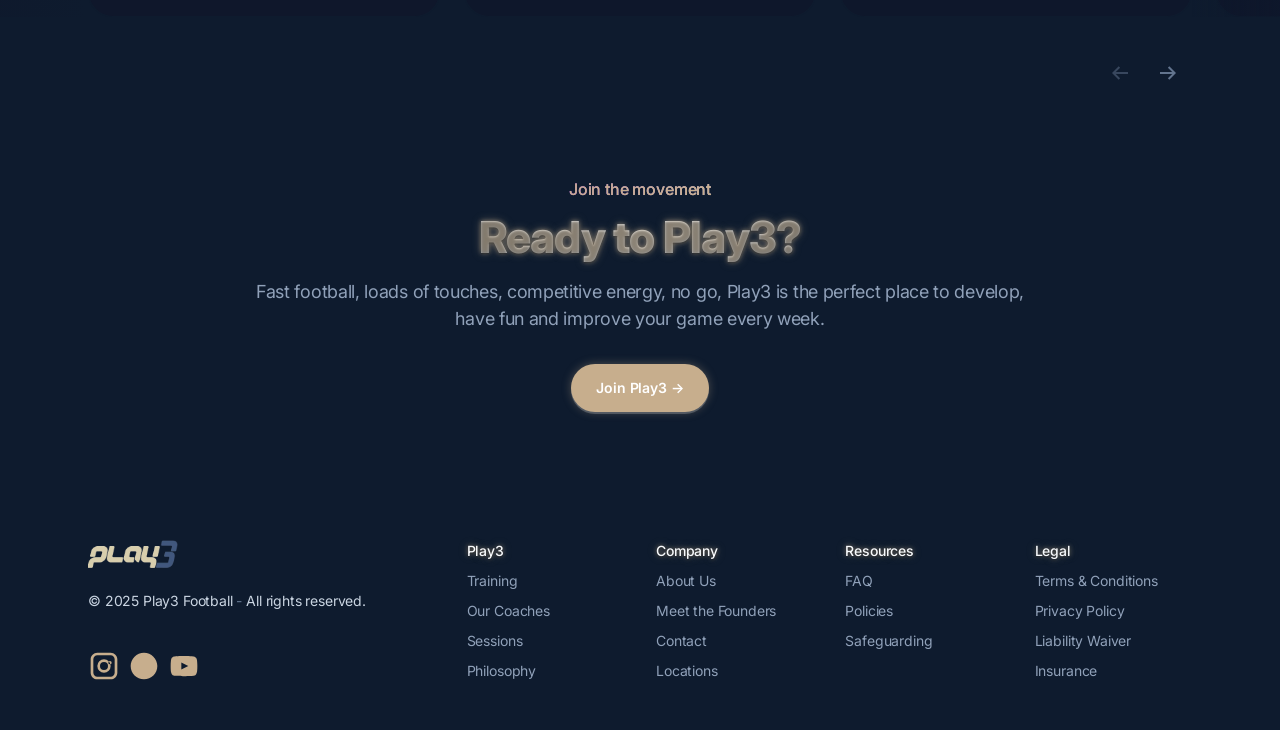
<file: reviews.html>
<!DOCTYPE html>
<html lang="en" class="scroll-smooth">

<head>
    <meta charset="utf-8">
    <title>Stellar HTML Demo - Customers</title>
    <meta name="viewport" content="width=device-width,initial-scale=1">
    <link href="./css/vendors/aos.css" rel="stylesheet">
    <link rel="stylesheet" href="./css/vendors/swiper-bundle.min.css" />
    <link href="./style.css" rel="stylesheet">
</head>

<body class="font-inter antialiased bg-slate-900 text-slate-100 tracking-tight">

    <!-- Page wrapper -->
    <div class="flex flex-col min-h-screen overflow-hidden supports-[overflow:clip]:overflow-clip">

        <!-- Site header -->
        <header class="absolute w-full z-30">
            <div class="max-w-6xl mx-auto px-4 sm:px-6">
                <div class="flex items-center justify-between h-16 md:h-20">

                    <!-- Site branding -->
                    <div class="flex-1">
                        <!-- Logo -->
                        <a class="inline-flex" href="index.html" aria-label="play3logo">
                           <img class="logo-img max-w-none" src="./images/play3logo.jpg" alt="Stellar">
                        </a>
                    </div>

                    <!-- Desktop navigation -->
                    <nav class="hidden md:flex md:grow">

                        <!-- Desktop menu links -->
                       <!-- Desktop menu links -->
                        <ul class="flex grow justify-center flex-wrap items-center">
                            <li>
                                <a class="font-medium text-sm text-slate-300 hover:text-white mx-4 lg:mx-5 transition duration-150 ease-in-out" href="about.html">About</a>
                            </li>
                            <li>
                                <a class="font-medium text-sm text-slate-300 hover:text-white mx-4 lg:mx-5 transition duration-150 ease-in-out" href="booking.html">Booking</a>
                            </li>
                            <li>
                                <a class="font-medium text-sm text-slate-300 hover:text-white mx-4 lg:mx-5 transition duration-150 ease-in-out" href="pricing.html">Pricing</a>
                            </li>
                            <li>
                                <a class="font-medium text-sm text-slate-300 hover:text-white mx-4 lg:mx-5 transition duration-150 ease-in-out" href="reviews.html">Reviews</a>
                            </li>
                            <li>
                                <a class="font-medium text-sm text-slate-300 hover:text-white mx-4 lg:mx-5 transition duration-150 ease-in-out" href="questionnaire.html">Questionnaire</a>
                            </li>
                        </ul>

                    </nav>

                    <!-- Desktop sign in links -->
                                     <!-- Desktop booking button -->
<ul class="flex-1 flex justify-end items-center">
    <li>
              <a
  href="https://tidycal.com/helloecobubba/play3-training-session" target="_blank"
  class="btn btn-play3 inline-flex items-center group"
>
  <span class="relative inline-flex items-center">
    Book a Session
    <span class="ml-1 transition-transform duration-150 ease-in-out group-hover:translate-x-0.5">
      →
    </span>
  </span>
</a>
    </li>
</ul>

                    <!-- Mobile menu -->
                    <div class="md:hidden flex items-center ml-4" x-data="{ expanded: false }">
                    
                        <!-- Hamburger button -->
                        <button class="group inline-flex w-8 h-8 text-slate-300 hover:text-white text-center items-center justify-center transition" aria-controls="mobile-nav" :aria-expanded="expanded" @click.stop="expanded = !expanded">
                            <span class="sr-only">Menu</span>
                            <svg class="w-4 h-4 fill-current pointer-events-none" viewBox="0 0 16 16" xmlns="http://www.w3.org/2000/svg">
                                <rect class="origin-center transition-all duration-300 ease-[cubic-bezier(.5,.85,.25,1.1)] -translate-y-[5px] group-aria-expanded:rotate-[315deg] group-aria-expanded:translate-y-0" y="7" width="16" height="2" rx="1"></rect>
                                <rect class="origin-center group-aria-expanded:rotate-45 transition-all duration-300 ease-[cubic-bezier(.5,.85,.25,1.8)]" y="7" width="16" height="2" rx="1"></rect>
                                <rect class="origin-center transition-all duration-300 ease-[cubic-bezier(.5,.85,.25,1.1)] translate-y-[5px] group-aria-expanded:rotate-[135deg] group-aria-expanded:translate-y-0" y="7" width="16" height="2" rx="1"></rect>
                            </svg>
                        </button>   
                    
                        <!-- Mobile navigation -->
                        <nav id="mobile-nav" class="absolute top-full z-20 left-0 w-full px-4 sm:px-6 overflow-hidden transition-all duration-300 ease-in-out" x-ref="mobileNav" :style="expanded ? 'max-height: ' + $refs.mobileNav.scrollHeight + 'px; opacity: 1' : 'max-height: 0; opacity: .8'" @click.outside="expanded = false" @keydown.escape.window="expanded = false" x-cloak>
                            <ul class="border border-transparent [background:linear-gradient(var(--color-slate-900),var(--color-slate-900))_padding-box,conic-gradient(var(--color-slate-400),var(--color-slate-700)_25%,var(--color-slate-700)_75%,var(--color-slate-400)_100%)_border-box] rounded-lg px-4 py-1.5">
                                                     <li>
                                <a class="font-medium text-sm text-slate-300 hover:text-white mx-4 lg:mx-5 transition duration-150 ease-in-out" href="about.html">About</a>
                            </li>
                            <li>
                                <a class="font-medium text-sm text-slate-300 hover:text-white mx-4 lg:mx-5 transition duration-150 ease-in-out" href="booking.html">Booking</a>
                            </li>
                            <li>
                                <a class="font-medium text-sm text-slate-300 hover:text-white mx-4 lg:mx-5 transition duration-150 ease-in-out" href="pricing.html">Pricing</a>
                            </li>
                            <li>
                                <a class="font-medium text-sm text-slate-300 hover:text-white mx-4 lg:mx-5 transition duration-150 ease-in-out" href="reviews.html">Reviews</a>
                            </li>
                            <li>
                                <a class="font-medium text-sm text-slate-300 hover:text-white mx-4 lg:mx-5 transition duration-150 ease-in-out" href="questionnaire.html">Questionnaire</a>
                            </li>
                            </ul>
                        </nav>
                    
                    </div>

                </div>
            </div>
        </header>

        <!-- Page content -->
        <main class="grow">

            <!-- Content -->
           <!-- Content -->
<section class="relative">

  <!-- Radial gradient -->
  <div class="absolute flex items-center justify-center top-0 -translate-y-1/2 left-1/2 -translate-x-1/2 pointer-events-none -z-10 w-[800px] aspect-square" aria-hidden="true">
    <div class="absolute inset-0 translate-z-0 bg-purple-500 rounded-full blur-[120px] opacity-30"></div>
    <div class="absolute w-64 h-64 translate-z-0 bg-purple-400 rounded-full blur-[80px] opacity-70"></div>
  </div>

  <!-- Particles animation -->
  <div class="absolute inset-0 h-96 -z-10" aria-hidden="true">
    <canvas data-particle-animation data-particle-quantity="15"></canvas>
  </div>

  <!-- Illustration -->
  <div class="md:block absolute left-1/2 -translate-x-1/2 -mt-16 blur-2xl opacity-90 pointer-events-none -z-10" aria-hidden="true">
    <img src="./images/page-illustration.svg" class="max-w-none" width="1440" height="427" alt="Page Illustration">
  </div>

  <div class="max-w-6xl mx-auto px-4 sm:px-6">
    <div class="pt-32 md:pt-40">

      <!-- Section header (UNCHANGED – not gold) -->
      <div class="text-center pb-12 md:pb-20">
        <div class="inline-flex font-medium pb-3">Trusted</div>
        <h1 class="h1 pb-4">Play3 Reviews</h1>
        <div class="max-w-3xl mx-auto">
          <p class="text-lg">Mission to make the Youth best versions of themselves.</p>
        </div>
      </div>

      <!-- Customers grid -->
      <div class="max-w-[352px] mx-auto sm:max-w-[728px] lg:max-w-none pb-12 md:pb-20">
        <div class="grid gap-6 sm:grid-cols-2 lg:grid-cols-3">

          <!-- CARD TEMPLATE -->
          <!-- Repeat pattern preserved exactly -->

          <div>
            <a href="booking.html">
              <div class="relative h-full bg-slate-800 rounded-3xl p-px -m-px overflow-hidden group">
                <div class="relative h-full bg-slate-900 rounded-[inherit] z-20 overflow-hidden flex items-center justify-center">
                  <img class="w-full h-full aspect-video object-cover" src="./images/customer-bg-01.png" />
                  <div class="absolute font-bold text-3xl tracking-wide play3-gold-text">3QUENCY</div>
                </div>
              </div>
            </a>
          </div>

          <div>
            <a href="booking.html">
              <div class="relative h-full bg-slate-800 rounded-3xl p-px -m-px overflow-hidden group">
                <div class="relative h-full bg-slate-900 rounded-[inherit] z-20 overflow-hidden flex items-center justify-center">
                  <img class="w-full h-full aspect-video object-cover" src="./images/customer-bg-02.png" />
                  <div class="absolute font-bold text-3xl tracking-wide play3-gold-text">TOGETHER</div>
                </div>
              </div>
            </a>
          </div>

          <div>
            <a href="booking.html">
              <div class="relative h-full bg-slate-800 rounded-3xl p-px -m-px overflow-hidden group">
                <div class="relative h-full bg-slate-900 rounded-[inherit] z-20 overflow-hidden flex items-center justify-center">
                  <img class="w-full h-full aspect-video object-cover" src="./images/customer-bg-03.png" />
                  <div class="absolute font-bold text-3xl tracking-wide play3-gold-text">NO EGO</div>
                </div>
              </div>
            </a>
          </div>

          <div>
            <a href="booking.html">
              <div class="relative h-full bg-slate-800 rounded-3xl p-px -m-px overflow-hidden group">
                <div class="relative h-full bg-slate-900 rounded-[inherit] z-20 overflow-hidden flex items-center justify-center">
                  <img class="w-full h-full aspect-video object-cover" src="./images/customer-bg-04.png" />
                  <div class="absolute font-bold text-3xl tracking-wide play3-gold-text">FOCUS</div>
                </div>
              </div>
            </a>
          </div>

          <div>
            <a href="booking.html">
              <div class="relative h-full bg-slate-800 rounded-3xl p-px -m-px overflow-hidden group">
                <div class="relative h-full bg-slate-900 rounded-[inherit] z-20 overflow-hidden flex items-center justify-center">
                  <img class="w-full h-full aspect-video object-cover" src="./images/customer-bg-05.png" />
                  <div class="absolute font-bold text-3xl tracking-wide play3-gold-text">ENERGY</div>
                </div>
              </div>
            </a>
          </div>

          <div>
            <a href="booking.html">
              <div class="relative h-full bg-slate-800 rounded-3xl p-px -m-px overflow-hidden group">
                <div class="relative h-full bg-slate-900 rounded-[inherit] z-20 overflow-hidden flex items-center justify-center">
                  <img class="w-full h-full aspect-video object-cover" src="./images/customer-bg-06.png" />
                  <div class="absolute font-bold text-3xl tracking-wide play3-gold-text">UNITY</div>
                </div>
              </div>
            </a>
          </div>

          <div>
            <a href="booking.html">
              <div class="relative h-full bg-slate-800 rounded-3xl p-px -m-px overflow-hidden group">
                <div class="relative h-full bg-slate-900 rounded-[inherit] z-20 overflow-hidden flex items-center justify-center">
                  <img class="w-full h-full aspect-video object-cover" src="./images/customer-bg-07.png" />
                  <div class="absolute font-bold text-3xl tracking-wide play3-gold-text">FLOW</div>
                </div>
              </div>
            </a>
          </div>

          <div>
            <a href="booking.html">
              <div class="relative h-full bg-slate-800 rounded-3xl p-px -m-px overflow-hidden group">
                <div class="relative h-full bg-slate-900 rounded-[inherit] z-20 overflow-hidden flex items-center justify-center">
                  <img class="w-full h-full aspect-video object-cover" src="./images/customer-bg-08.png" />
                  <div class="absolute font-bold text-3xl tracking-wide play3-gold-text">VISION</div>
                </div>
              </div>
            </a>
          </div>

          <div>
            <a href="booking.html">
              <div class="relative h-full bg-slate-800 rounded-3xl p-px -m-px overflow-hidden group">
                <div class="relative h-full bg-slate-900 rounded-[inherit] z-20 overflow-hidden flex items-center justify-center">
                  <img class="w-full h-full aspect-video object-cover" src="./images/customer-bg-09.png" />
                  <div class="absolute font-bold text-3xl tracking-wide play3-gold-text">CREATE</div>
                </div>
              </div>
            </a>
          </div>

        </div>
      </div>

    </div>
  </div>
</section>


    <section>    
    <div class="max-w-6xl mx-auto px-4 sm:px-6">
        <div class="pt-12 md:pt-20">

            <!-- Section header -->
            <div class="max-w-3xl mx-auto text-center pb-12 md:pb-20">
                <div>
                    <div class="inline-flex font-medium bg-clip-text text-transparent bg-linear-to-r from-purple-500 to-purple-200 pb-3">Parents Love Play3</div>
                </div>
                <h2 class="h2 bg-clip-text text-transparent bg-linear-to-r from-slate-200/60 via-slate-200 to-slate-200/60 pb-4">5-Star Reviews</h2>
                <p class="text-lg text-slate-400">See why families trust Play3 to build confidence, skills, and a love for football and futsal.</p>
            </div>

            <!-- Carousel built with Swiper.js -->
            <div class="relative before:absolute before:inset-0 before:-translate-x-full before:z-20 before:bg-linear-to-l before:from-transparent before:to-slate-900 before:to-20% after:absolute after:inset-0 after:translate-x-full after:z-20 after:bg-linear-to-r after:from-transparent after:to-slate-900 after:to-20%">
                <div class="stellar-carousel swiper-container group">
                    <div class="swiper-wrapper w-fit" data-highlighter>
                        <!-- Carousel items -->
                        <div class="swiper-slide h-auto relative bg-slate-800 rounded-3xl p-px before:absolute before:w-96 before:h-96 before:-left-48 before:-top-48 before:bg-purple-500 before:rounded-full before:opacity-0 before:pointer-events-none before:transition-opacity before:duration-500 before:translate-x-[var(--mouse-x)] before:translate-y-[var(--mouse-y)] hover:before:opacity-20 before:z-30 before:blur-[100px] after:absolute after:inset-0 after:rounded-[inherit] after:opacity-0 after:transition-opacity after:duration-500 after:[background:radial-gradient(250px_circle_at_var(--mouse-x)_var(--mouse-y),var(--color-slate-400),transparent)] group-hover:after:opacity-100 after:z-10 overflow-hidden group/slide">
                            <div class="relative h-full bg-slate-900 rounded-[inherit] z-20 overflow-hidden">
                                <div class="flex flex-col p-6 h-full">
                                    <img class="mb-3" src="./images/carousel-icon-01.svg" width="56" height="56" alt="Icon 01">
                                    <div class="grow">
                                        <div class="font-bold text-lg mb-1">Sarah T., Mum</div>
                                        <div class="text-slate-400 mb-3">"My son loves Play3! He’s more confident on the pitch and can’t wait for each session." ⭐⭐⭐⭐⭐</div>
                                    </div>
                                </div>
                            </div>
                        </div> 
                        <div class="swiper-slide h-auto relative bg-slate-800 rounded-3xl p-px before:absolute before:w-96 before:h-96 before:-left-48 before:-top-48 before:bg-purple-500 before:rounded-full before:opacity-0 before:pointer-events-none before:transition-opacity before:duration-500 before:translate-x-[var(--mouse-x)] before:translate-y-[var(--mouse-y)] hover:before:opacity-20 before:z-30 before:blur-[100px] after:absolute after:inset-0 after:rounded-[inherit] after:opacity-0 after:transition-opacity after:duration-500 after:[background:radial-gradient(250px_circle_at_var(--mouse-x)_var(--mouse-y),var(--color-slate-400),transparent)] group-hover:after:opacity-100 after:z-10 overflow-hidden group/slide">
                            <div class="relative h-full bg-slate-900 rounded-[inherit] z-20 overflow-hidden">
                                <div class="flex flex-col p-6 h-full">
                                    <img class="mb-3" src="./images/carousel-icon-02.svg" width="56" height="56" alt="Icon 02">
                                    <div class="grow">
                                        <div class="font-bold text-lg mb-1">James L., Dad</div>
                                        <div class="text-slate-400 mb-3">"Play3 gives my daughter freedom to enjoy and improve. The coaches are supportive and inspiring." ⭐⭐⭐⭐⭐</div>
                                    </div>
                                </div>
                            </div>
                        </div>
                        <div class="swiper-slide h-auto relative bg-slate-800 rounded-3xl p-px before:absolute before:w-96 before:h-96 before:-left-48 before:-top-48 before:bg-purple-500 before:rounded-full before:opacity-0 before:pointer-events-none before:transition-opacity before:duration-500 before:translate-x-[var(--mouse-x)] before:translate-y-[var(--mouse-y)] hover:before:opacity-20 before:z-30 before:blur-[100px] after:absolute after:inset-0 after:rounded-[inherit] after:opacity-0 after:transition-opacity after:duration-500 after:[background:radial-gradient(250px_circle_at_var(--mouse-x)_var(--mouse-y),var(--color-slate-400),transparent)] group-hover:after:opacity-100 after:z-10 overflow-hidden group/slide">
                            <div class="relative h-full bg-slate-900 rounded-[inherit] z-20 overflow-hidden">
                                <div class="flex flex-col p-6 h-full">
                                    <img class="mb-3" src="./images/carousel-icon-03.svg" width="56" height="56" alt="Icon 03">
                                    <div class="grow">
                                        <div class="font-bold text-lg mb-1">Linda M., Mum</div>
                                        <div class="text-slate-400 mb-3">"Amazing! The sessions are fun, safe, and my kids are learning real football skills while making friends." ⭐⭐⭐⭐⭐</div>
                                    </div>
                                </div>
                            </div>
                        </div>
                        <div class="swiper-slide h-auto relative bg-slate-800 rounded-3xl p-px before:absolute before:w-96 before:h-96 before:-left-48 before:-top-48 before:bg-purple-500 before:rounded-full before:opacity-0 before:pointer-events-none before:transition-opacity before:duration-500 before:translate-x-[var(--mouse-x)] before:translate-y-[var(--mouse-y)] hover:before:opacity-20 before:z-30 before:blur-[100px] after:absolute after:inset-0 after:rounded-[inherit] after:opacity-0 after:transition-opacity after:duration-500 after:[background:radial-gradient(250px_circle_at_var(--mouse-x)_var(--mouse-y),var(--color-slate-400),transparent)] group-hover:after:opacity-100 after:z-10 overflow-hidden group/slide">
                            <div class="relative h-full bg-slate-900 rounded-[inherit] z-20 overflow-hidden">
                                <div class="flex flex-col p-6 h-full">
                                    <img class="mb-3" src="./images/carousel-icon-04.svg" width="56" height="56" alt="Icon 04">
                                    <div class="grow">
                                        <div class="font-bold text-lg mb-1">Michael K., Dad</div>
                                        <div class="text-slate-400 mb-3">"Play3 is hands-down the best coaching environment. The focus on skill, fun, and confidence is perfect." ⭐⭐⭐⭐⭐</div>
                                    </div>
                                </div>
                            </div>
                        </div>
                        <div class="swiper-slide h-auto relative bg-slate-800 rounded-3xl p-px before:absolute before:w-96 before:h-96 before:-left-48 before:-top-48 before:bg-purple-500 before:rounded-full before:opacity-0 before:pointer-events-none before:transition-opacity before:duration-500 before:translate-x-[var(--mouse-x)] before:translate-y-[var(--mouse-y)] hover:before:opacity-20 before:z-30 before:blur-[100px] after:absolute after:inset-0 after:rounded-[inherit] after:opacity-0 after:transition-opacity after:duration-500 after:[background:radial-gradient(250px_circle_at_var(--mouse-x)_var(--mouse-y),var(--color-slate-400),transparent)] group-hover:after:opacity-100 after:z-10 overflow-hidden group/slide">
                            <div class="relative h-full bg-slate-900 rounded-[inherit] z-20 overflow-hidden">
                                <div class="flex flex-col p-6 h-full">
                                    <img class="mb-3" src="./images/carousel-icon-05.svg" width="56" height="56" alt="Icon 05">
                                    <div class="grow">
                                        <div class="font-bold text-lg mb-1">Emily R., Mum</div>
                                        <div class="text-slate-400 mb-3">"Every session is well-organized and fun. My children are learning, making friends, and loving football!" ⭐⭐⭐⭐⭐</div>
                                    </div>
                                </div>
                            </div>
                        </div>
                    </div>
                </div>
            </div>
            
            <!-- Arrows -->
            <div class="flex mt-8 justify-end">
                <button class="carousel-prev relative z-20 w-12 h-12 flex items-center justify-center group">
                    <span class="sr-only">Previous</span>
                    <svg class="w-4 h-4 fill-slate-500 group-hover:fill-purple-500 transition duration-150 ease-in-out" viewBox="0 0 16 16" xmlns="http://www.w3.org/2000/svg">
                        <path d="M6.7 14.7l1.4-1.4L3.8 9H16V7H3.8l4.3-4.3-1.4-1.4L0 8z" />
                    </svg>
                </button>
                <button class="carousel-next relative z-20 w-12 h-12 flex items-center justify-center group">
                    <span class="sr-only">Next</span>
                    <svg class="w-4 h-4 fill-slate-500 group-hover:fill-purple-500 transition duration-150 ease-in-out" viewBox="0 0 16 16" xmlns="http://www.w3.org/2000/svg">
                        <path d="M9.3 14.7l-1.4-1.4L12.2 9H0V7h12.2L7.9 2.7l1.4-1.4L16 8z" />
                    </svg>
                </button>
            </div>

        </div>
    </div>
</section>

          <!-- CTA -->
<section>
    <div class="max-w-6xl mx-auto px-4 sm:px-6">
        <div class="relative px-8 py-12 md:py-20 rounded-[3rem] overflow-hidden">

            <!-- Radial gradient -->
            <div class="absolute flex items-center justify-center top-0 -translate-y-1/2 left-1/2 -translate-x-1/2 pointer-events-none -z-10 w-1/3 aspect-square"
                aria-hidden="true">
                <div class="absolute inset-0 translate-z-0 bg-purple-500 rounded-full blur-[120px] opacity-70"></div>
                <div class="absolute w-1/4 h-1/4 translate-z-0 bg-purple-400 rounded-full blur-[40px]"></div>
            </div>

            <!-- Blurred shape -->
            <div class="absolute bottom-0 translate-y-1/2 left-0 blur-2xl opacity-50 pointer-events-none -z-10"
                aria-hidden="true">
                <svg xmlns="http://www.w3.org/2000/svg" width="434" height="427">
                    <defs>
                        <linearGradient id="bs5-a" x1="19.609%" x2="50%" y1="14.544%" y2="100%">
                            <stop offset="0%" stop-color="#A855F7" />
                            <stop offset="100%" stop-color="#6366F1" stop-opacity="0" />
                        </linearGradient>
                    </defs>
                    <path fill="url(#bs5-a)" fill-rule="evenodd" d="m0 0 461 369-284 58z"
                        transform="matrix(1 0 0 -1 0 427)" />
                </svg>
            </div>

            <!-- Content -->
            <div class="max-w-3xl mx-auto text-center">
                <div>
                    <div
                        class="inline-flex font-medium bg-clip-text text-transparent bg-linear-to-r from-purple-500 to-purple-200 pb-3">
                        Join the movement
                    </div>
                </div>
                <h2
                    class="h2 bg-clip-text text-transparent bg-linear-to-r from-slate-200/60 via-slate-200 to-slate-200/60 pb-4">
                    Ready to Play3?
                </h2>
                <p class="text-lg text-slate-400 mb-8">
                    Fast football, loads of touches, competitive energy, no go, Play3 is the perfect place to develop,
                    have fun and improve your game every week.
                </p>
                <div>
                    <a
  href="booking.html"
  class="btn btn-play3 inline-flex items-center group"
>
  <span class="relative inline-flex items-center">
    Join Play3
    <span class="ml-1 transition-transform duration-150 ease-in-out group-hover:translate-x-0.5">
      →
    </span>
  </span>
</a>
                </div>
            </div>
        </div>
    </div>
</section>

        </main>

        <!-- Site footer -->
        
       <!-- Site footer -->
<footer>
    <div class="max-w-6xl mx-auto px-4 sm:px-6">

        <!-- Blocks -->
        <div class="grid sm:grid-cols-12 gap-8 py-8 md:py-12">

            <!-- 1st block -->
            <div class="sm:col-span-12 lg:col-span-4 order-1 lg:order-none">
                <div class="h-full flex flex-col sm:flex-row lg:flex-col justify-between">
                    <div class="mb-4 sm:mb-0">
                        <div class="mb-4">
                            <!-- Logo -->
                            <a class="inline-flex" href="index.html" aria-label="Play3">
                                 <img src="./images/play3logo.jpg" width="90" height="90" alt="Play3 Logo">
                            </a>
                        </div>
                        <div class="text-sm text-slate-300">&copy; 2025 Play3 Football <span class="text-slate-500">-</span> All rights reserved.</div>
                    </div>

                    <!-- Social links (football brand specific) -->
                    <ul class="flex">

                        <!-- Instagram -->
                        <li>
                            <a class="flex justify-center items-center text-purple-500 hover:text-purple-400 transition duration-150 ease-in-out" 
                               href="https://www.instagram.com/play3football" target="_blank" aria-label="Instagram">
                                <svg class="w-8 h-8 fill-current" viewBox="0 0 24 24">
                                    <path d="M7 2C4.243 2 2 4.243 2 7v10c0 2.757 
                                            2.243 5 5 5h10c2.757 0 5-2.243 
                                            5-5V7c0-2.757-2.243-5-5-5H7zm10 
                                            2c1.654 0 3 1.346 3 3v10c0 
                                            1.654-1.346 3-3 3H7c-1.654 0-3-1.346-3-3V7c0-1.654 
                                            1.346-3 3-3h10zm-5 3a5 5 0 100 10 
                                            5 5 0 000-10zm0 2a3 3 0 110 
                                            6 3 3 0 010-6zm4.5-.75a1.25 1.25 0 110 
                                            2.5 1.25 1.25 0 010-2.5z"/>
                                </svg>
                            </a>
                        </li>

                        <!-- TikTok -->
                        <li class="ml-2">
                            <a class="flex justify-center items-center text-purple-500 hover:text-purple-400 transition duration-150 ease-in-out"
                               href="https://www.tiktok.com/@play3football" target="_blank" aria-label="TikTok">
                                <svg class="w-8 h-8 fill-current" viewBox="0 0 24 24">
                                    <path d="M12 2c5.514 0 10 4.486 10 10s-4.486 
                                             10-10 10S2 17.514 2 12 6.486 
                                             2 12 2zm1 4.5v5.086a3.5 3.5 
                                             0 11-2-3.182V6.5h2z"/>
                                </svg>
                            </a>
                        </li>

                        <!-- YouTube -->
                        <li class="ml-2">
                            <a class="flex justify-center items-center text-purple-500 hover:text-purple-400 transition duration-150 ease-in-out"
                               href="https://www.youtube.com/@play3football" target="_blank" aria-label="YouTube">
                                <svg class="w-8 h-8 fill-current" viewBox="0 0 24 24">
                                    <path d="M21.8 8s-.2-1.5-.8-2.2c-.7-.9-1.5-.9-1.9-1C15.9 
                                             4.5 12 4.5 12 4.5h-.1s-3.9 
                                             0-7.1.3c-.4.1-1.2.1-1.9 1C2.4 
                                             6.5 2.2 8 2.2 8S2 9.7 2 
                                             11.4v1.3c0 1.7.2 3.4.2 3.4s.2 
                                             1.5.8 2.2c.7.9 1.7.9 2.2 
                                             1 1.6.2 6.8.3 6.8.3s3.9 
                                             0 7.1-.3c.4-.1 1.2-.1 1.9-1 
                                             .6-.7.8-2.2.8-2.2s.2-1.7.2-3.4v-1.3c0-1.7-.2-3.4-.2-3.4zM10 
                                             14.7V9.3l5.2 2.7L10 14.7z"/>
                                </svg>
                            </a>
                        </li>

                    </ul>
                </div>
            </div>

            <!-- 2nd block -->
            <div class="sm:col-span-6 md:col-span-3 lg:col-span-2">
                <h6 class="text-sm text-slate-50 font-medium mb-2">Play3</h6>
                <ul class="text-sm space-y-2">
                    <li><a class="text-slate-400 hover:text-slate-200" href="#training">Training</a></li>
                    <li><a class="text-slate-400 hover:text-slate-200" href="#coaches">Our Coaches</a></li>
                    <li><a class="text-slate-400 hover:text-slate-200" href="#sessions">Sessions</a></li>
                    <li><a class="text-slate-400 hover:text-slate-200" href="#philosophy">Philosophy</a></li>
                </ul>
            </div>

            <!-- 3rd block -->
            <div class="sm:col-span-6 md:col-span-3 lg:col-span-2">
                <h6 class="text-sm text-slate-50 font-medium mb-2">Company</h6>
                <ul class="text-sm space-y-2">
                    <li><a class="text-slate-400 hover:text-slate-200" href="#about">About Us</a></li>
                    <li><a class="text-slate-400 hover:text-slate-200" href="#team">Meet the Founders</a></li>
                    <li><a class="text-slate-400 hover:text-slate-200" href="#contact">Contact</a></li>
                    <li><a class="text-slate-400 hover:text-slate-200" href="#locations">Locations</a></li>
                </ul>
            </div>

            <!-- 4th block -->
            <div class="sm:col-span-6 md:col-span-3 lg:col-span-2">
                <h6 class="text-sm text-slate-50 font-medium mb-2">Resources</h6>
                <ul class="text-sm space-y-2">
                    <li><a class="text-slate-400 hover:text-slate-200" href="#faq">FAQ</a></li>
                    <li><a class="text-slate-400 hover:text-slate-200" href="#policies">Policies</a></li>
                    <li><a class="text-slate-400 hover:text-slate-200" href="#safeguarding">Safeguarding</a></li>
                </ul>
            </div>

            <!-- 5th block -->
            <div class="sm:col-span-6 md:col-span-3 lg:col-span-2">
                <h6 class="text-sm text-slate-50 font-medium mb-2">Legal</h6>
                <ul class="text-sm space-y-2">
                    <li><a class="text-slate-400 hover:text-slate-200" href="#terms">Terms & Conditions</a></li>
                    <li><a class="text-slate-400 hover:text-slate-200" href="#privacy">Privacy Policy</a></li>
                    <li><a class="text-slate-400 hover:text-slate-200" href="#liability">Liability Waiver</a></li>
                    <li><a class="text-slate-400 hover:text-slate-200" href="#insurance">Insurance</a></li>
                </ul>
            </div>

        </div>

    </div>
</footer>


    </div>

    <script src="./js/vendors/alpinejs.min.js" defer></script>
    <script src="./js/vendors/aos.js"></script>
    <script src="./js/vendors/swiper-bundle.min.js"></script>
    <script src="./js/main.js"></script>

</body>

</html>
</file>
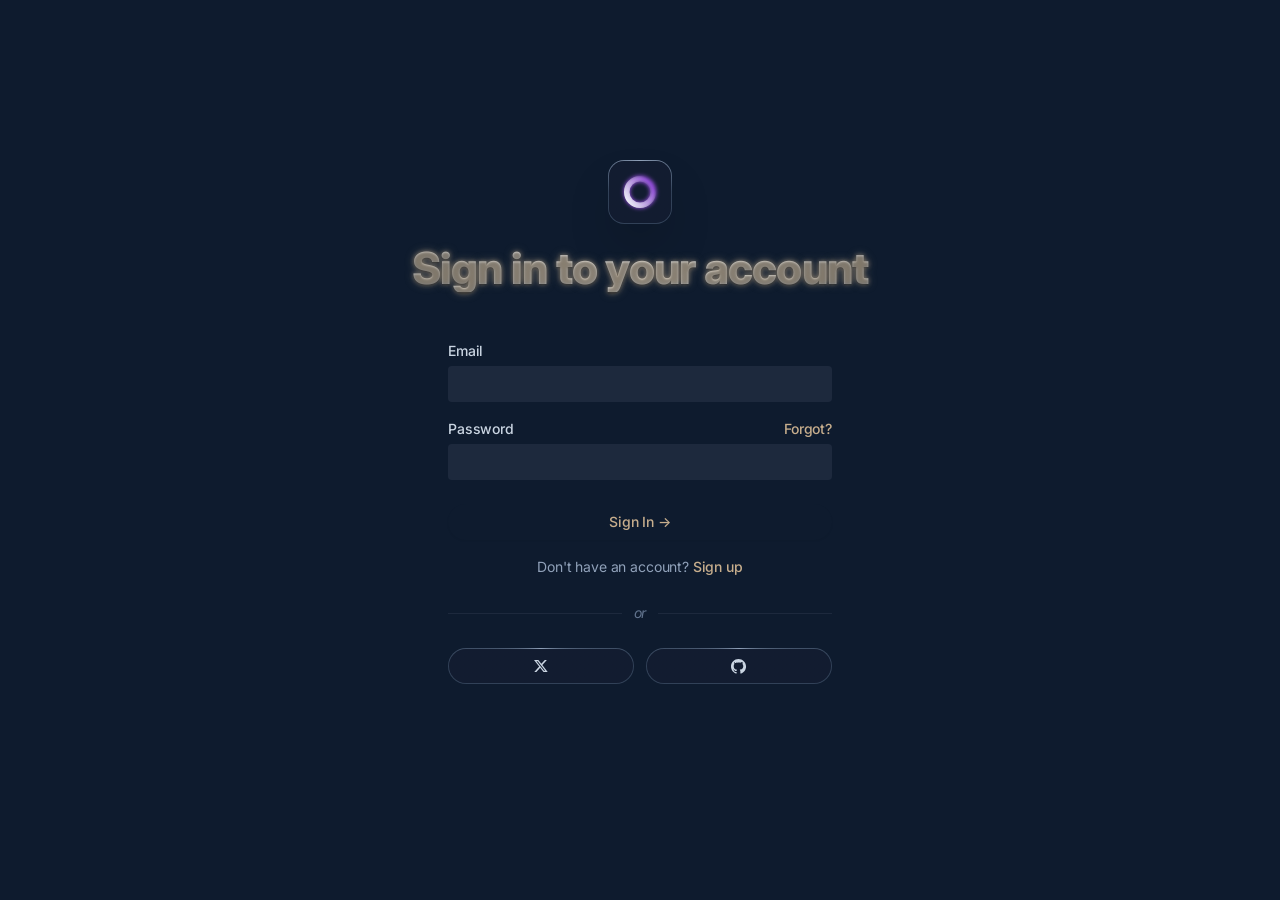
<file: signin.html>
<!DOCTYPE html>
<html lang="en" class="scroll-smooth">

<head>
    <meta charset="utf-8">
    <title>Stellar HTML Demo - Sign in</title>
    <meta name="viewport" content="width=device-width,initial-scale=1">
    <link href="./css/vendors/aos.css" rel="stylesheet">
    <link href="./style.css" rel="stylesheet">
</head>

<body class="font-inter antialiased bg-slate-900 text-slate-200 tracking-tight">

    <!-- Page wrapper -->
    <div class="flex flex-col min-h-screen overflow-hidden supports-[overflow:clip]:overflow-clip">

        <main class="grow">

            <section class="relative">
            
                <!-- Illustration -->
                <div class="md:block absolute left-1/2 -translate-x-1/2 -mt-36 blur-2xl opacity-70 pointer-events-none -z-10" aria-hidden="true">
                    <img src="./images/auth-illustration.svg" class="max-w-none" width="1440" height="450" alt="Page Illustration">
                </div>
            
                <div class="relative max-w-6xl mx-auto px-4 sm:px-6">
                    <div class="pt-32 pb-12 md:pt-40 md:pb-20">

                        <!-- Page header -->
                        <div class="max-w-3xl mx-auto text-center pb-12">
                            <!-- Logo -->
                            <div class="mb-5">
                                <a class="inline-flex" href="index.html">
                                    <div class="relative flex items-center justify-center w-16 h-16 border border-transparent rounded-2xl shadow-2xl [background:linear-gradient(var(--color-slate-900),var(--color-slate-900))_padding-box,conic-gradient(var(--color-slate-400),var(--color-slate-700)_25%,var(--color-slate-700)_75%,var(--color-slate-400)_100%)_border-box] before:absolute before:inset-0 before:bg-slate-800/30 before:rounded-2xl">
                                        <img class="relative" src="./images/logo.svg" width="42" height="42" alt="Stellar">
                                    </div>
                                </a>
                            </div>
                            <!-- Page title -->
                            <h1 class="h2 bg-clip-text text-transparent bg-linear-to-r from-slate-200/60 via-slate-200 to-slate-200/60">Sign in to your account</h1>
                        </div>
                        
                        <!-- Form -->
                        <div class="max-w-sm mx-auto">

                            <form>
                                <div class="space-y-4">
                                    <div>
                                        <label class="block text-sm text-slate-300 font-medium mb-1" for="email">Email</label>
                                        <input id="email" class="form-input w-full" type="email" required />
                                    </div>
                                    <div>
                                        <div class="flex justify-between">
                                            <label class="block text-sm text-slate-300 font-medium mb-1" for="password">Password</label>
                                            <a class="text-sm font-medium text-purple-500 hover:text-purple-400 transition duration-150 ease-in-out ml-2" href="reset-password.html">Forgot?</a>
                                        </div>
                                        <input id="password" class="form-input w-full" type="password" autocomplete="on" required />
                                    </div>
                                </div>
                                <div class="mt-6">
                                    <button class="btn text-sm text-white bg-purple-500 hover:bg-purple-600 w-full shadow-xs group">
                                        Sign In <span class="tracking-normal text-purple-300 group-hover:translate-x-0.5 transition-transform duration-150 ease-in-out ml-1">-&gt;</span>
                                    </button>
                                </div>
                            </form>

                            <div class="text-center mt-4">
                                <div class="text-sm text-slate-400">
                                    Don't have an account? <a class="font-medium text-purple-500 hover:text-purple-400 transition duration-150 ease-in-out" href="signup.html">Sign up</a>
                                </div>
                            </div>

                            <!-- Divider -->
                            <div class="flex items-center my-6">
                                <div class="border-t border-slate-800 grow mr-3" aria-hidden="true"></div>
                                <div class="text-sm text-slate-500 italic">or</div>
                                <div class="border-t border-slate-800 grow ml-3" aria-hidden="true"></div>
                            </div>
                            
                            <!-- Social login -->
                            <div class="flex space-x-3">
                                <button class="btn text-slate-300 hover:text-white transition duration-150 ease-in-out w-full group [background:linear-gradient(var(--color-slate-900),var(--color-slate-900))_padding-box,conic-gradient(var(--color-slate-400),var(--color-slate-700)_25%,var(--color-slate-700)_75%,var(--color-slate-400)_100%)_border-box] relative before:absolute before:inset-0 before:bg-slate-800/30 before:rounded-full before:pointer-events-none h-9">
                                    <span class="relative">
                                        <span class="sr-only">Continue with Twitter</span>
                                        <svg class="fill-current" xmlns="http://www.w3.org/2000/svg" width="14" height="12">
                                            <path d="m4.34 0 2.995 3.836L10.801 0h2.103L8.311 5.084 13.714 12H9.482L6.169 7.806 2.375 12H.271l4.915-5.436L0 0h4.34Zm-.635 1.155H2.457l7.607 9.627h1.165L3.705 1.155Z" />
                                        </svg>
                                    </span>
                                </button>
                                <button class="btn text-slate-300 hover:text-white transition duration-150 ease-in-out w-full group [background:linear-gradient(var(--color-slate-900),var(--color-slate-900))_padding-box,conic-gradient(var(--color-slate-400),var(--color-slate-700)_25%,var(--color-slate-700)_75%,var(--color-slate-400)_100%)_border-box] relative before:absolute before:inset-0 before:bg-slate-800/30 before:rounded-full before:pointer-events-none h-9">
                                    <span class="relative">
                                        <span class="sr-only">Continue with GitHub</span>
                                        <svg class="fill-current" xmlns="http://www.w3.org/2000/svg" width="16" height="15">
                                            <path d="M7.488 0C3.37 0 0 3.37 0 7.488c0 3.276 2.153 6.084 5.148 7.113.374.094.468-.187.468-.374v-1.31c-2.06.467-2.527-.936-2.527-.936-.375-.843-.843-1.124-.843-1.124-.655-.468.094-.468.094-.468.749.094 1.123.75 1.123.75.655 1.216 1.778.842 2.153.654.093-.468.28-.842.468-1.03-1.685-.186-3.37-.842-3.37-3.743 0-.843.281-1.498.75-1.966-.094-.187-.375-.936.093-1.965 0 0 .655-.187 2.059.749a6.035 6.035 0 0 1 1.872-.281c.655 0 1.31.093 1.872.28 1.404-.935 2.059-.748 2.059-.748.374 1.03.187 1.778.094 1.965.468.562.748 1.217.748 1.966 0 2.901-1.778 3.463-3.463 3.65.281.375.562.843.562 1.498v2.059c0 .187.093.468.561.374 2.996-1.03 5.148-3.837 5.148-7.113C14.976 3.37 11.606 0 7.488 0Z" />
                                        </svg>
                                    </span>
                                </button>
                            </div>

                        </div>

                    </div>
                </div>

            </section>

        </main>

    </div>
    
    <script src="./js/vendors/alpinejs.min.js" defer></script>
    <script src="./js/vendors/aos.js"></script>
    <script src="./js/main.js"></script>

</body>

</html>
</file>
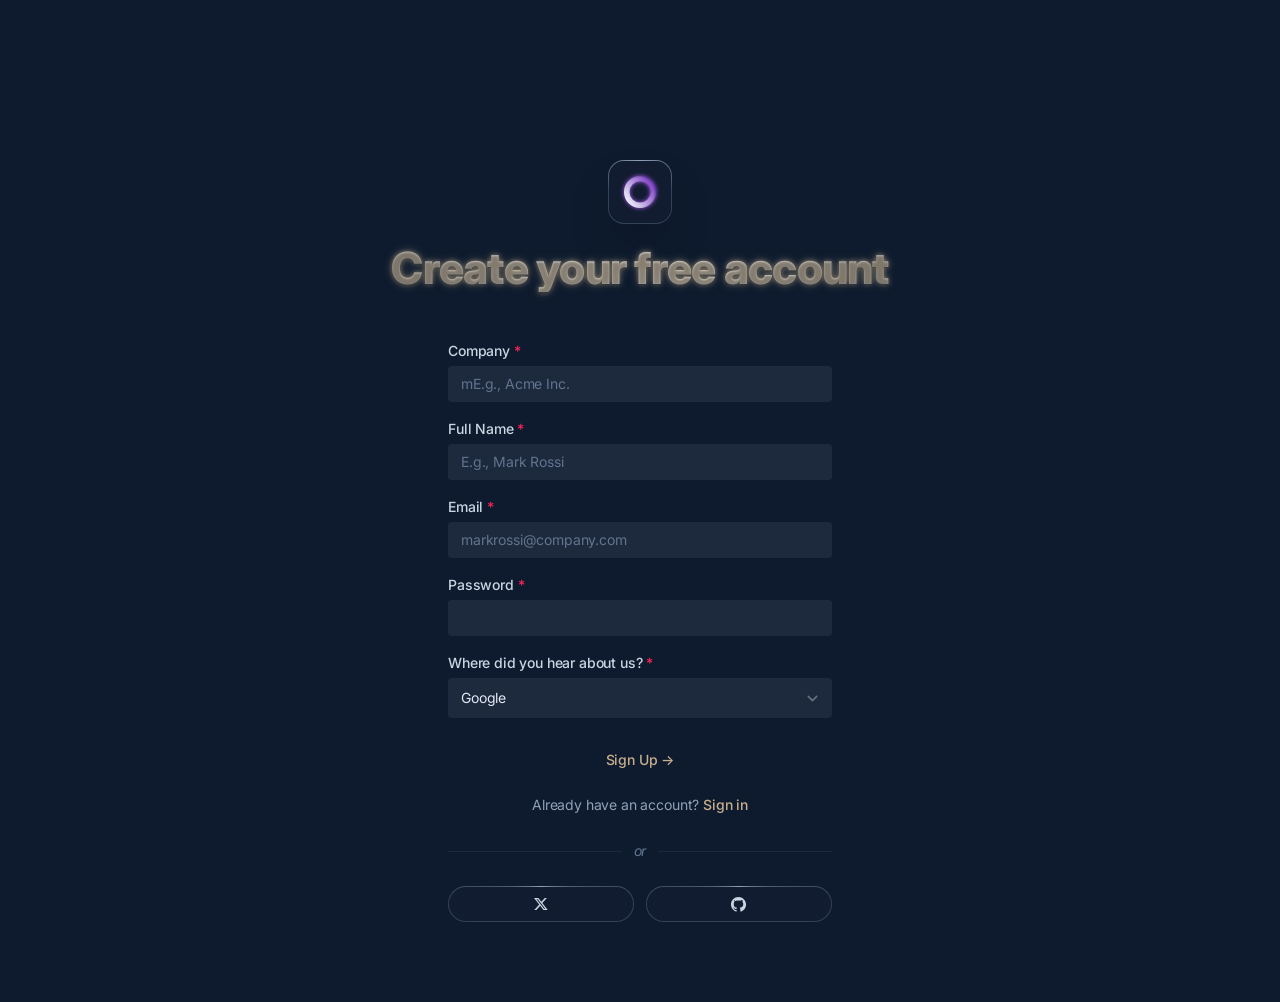
<file: signup.html>
<!DOCTYPE html>
<html lang="en" class="scroll-smooth">

<head>
    <meta charset="utf-8">
    <title>Stellar HTML Demo - Sign up</title>
    <meta name="viewport" content="width=device-width,initial-scale=1">
    <link href="./css/vendors/aos.css" rel="stylesheet">
    <link href="./style.css" rel="stylesheet">
</head>

<body class="font-inter antialiased bg-slate-900 text-slate-200 tracking-tight">

    <!-- Page wrapper -->
    <div class="flex flex-col min-h-screen overflow-hidden supports-[overflow:clip]:overflow-clip">

        <main class="grow">

            <section class="relative">

                <!-- Illustration -->
                <div class="md:block absolute left-1/2 -translate-x-1/2 -mt-36 blur-2xl opacity-70 pointer-events-none -z-10" aria-hidden="true">
                    <img src="./images/auth-illustration.svg" class="max-w-none" width="1440" height="450" alt="Page Illustration">
                </div>

                <div class="relative max-w-6xl mx-auto px-4 sm:px-6">
                    <div class="pt-32 pb-12 md:pt-40 md:pb-20">

                        <!-- Page header -->
                        <div class="max-w-3xl mx-auto text-center pb-12">
                            <!-- Logo -->
                            <div class="mb-5">
                                <a class="inline-flex" href="index.html">
                                    <div class="relative flex items-center justify-center w-16 h-16 border border-transparent rounded-2xl shadow-2xl [background:linear-gradient(var(--color-slate-900),var(--color-slate-900))_padding-box,conic-gradient(var(--color-slate-400),var(--color-slate-700)_25%,var(--color-slate-700)_75%,var(--color-slate-400)_100%)_border-box] before:absolute before:inset-0 before:bg-slate-800/30 before:rounded-2xl">
                                        <img class="relative" src="./images/logo.svg" width="42" height="42" alt="Stellar">
                                    </div>
                                </a>
                            </div>
                            <!-- Page title -->
                            <h1 class="h2 bg-clip-text text-transparent bg-linear-to-r from-slate-200/60 via-slate-200 to-slate-200/60">Create your free account</h1>
                        </div>

                        <!-- Form -->
                        <div class="max-w-sm mx-auto">

                            <form>
                                <div class="space-y-4">
                                    <div>
                                        <label class="block text-sm text-slate-300 font-medium mb-1" for="company">Company <span class="text-rose-500">*</span></label>
                                        <input id="company" class="form-input w-full" type="text" placeholder="mE.g., Acme Inc." required />
                                    </div>
                                    <div>
                                        <label class="block text-sm text-slate-300 font-medium mb-1" for="full-name">Full Name <span class="text-rose-500">*</span></label>
                                        <input id="full-name" class="form-input w-full" type="text" placeholder="E.g., Mark Rossi" required />
                                    </div>
                                    <div>
                                        <label class="block text-sm text-slate-300 font-medium mb-1" for="email">Email <span class="text-rose-500">*</span></label>
                                        <input id="email" class="form-input w-full" type="email" placeholder="markrossi@company.com" required />
                                    </div>
                                    <div>
                                        <label class="block text-sm text-slate-300 font-medium mb-1" for="password">Password <span class="text-rose-500">*</span></label>
                                        <input id="password" class="form-input w-full" type="password" autocomplete="on" required />
                                    </div>
                                    <div>
                                        <label class="block text-sm text-slate-300 font-medium mb-1" for="referrer">Where did you hear about us? <span class="text-rose-500">*</span></label>
                                        <select id="referrer" class="form-select text-sm py-2 w-full" required>
                                            <option>Google</option>
                                            <option>Medium</option>
                                            <option>GitHub</option>
                                        </select>
                                    </div>
                                </div>
                                <div class="mt-6">
                                    <button class="btn text-sm text-white bg-purple-500 hover:bg-purple-600 w-full shadow-xs group">
                                        Sign Up <span class="tracking-normal text-purple-300 group-hover:translate-x-0.5 transition-transform duration-150 ease-in-out ml-1">-&gt;</span>
                                    </button>
                                </div>
                            </form>

                            <div class="text-center mt-4">
                                <div class="text-sm text-slate-400">
                                    Already have an account? <a class="font-medium text-purple-500 hover:text-purple-400 transition duration-150 ease-in-out" href="signin.html">Sign in</a>
                                </div>
                            </div>
                            
                            <!-- Divider -->
                            <div class="flex items-center my-6">
                                <div class="border-t border-slate-800 grow mr-3" aria-hidden="true"></div>
                                <div class="text-sm text-slate-500 italic">or</div>
                                <div class="border-t border-slate-800 grow ml-3" aria-hidden="true"></div>
                            </div>
                            
                            <!-- Social login -->
                            <div class="flex space-x-3">
                                <button class="btn text-slate-300 hover:text-white transition duration-150 ease-in-out w-full group [background:linear-gradient(var(--color-slate-900),var(--color-slate-900))_padding-box,conic-gradient(var(--color-slate-400),var(--color-slate-700)_25%,var(--color-slate-700)_75%,var(--color-slate-400)_100%)_border-box] relative before:absolute before:inset-0 before:bg-slate-800/30 before:rounded-full before:pointer-events-none h-9">
                                    <span class="relative">
                                        <span class="sr-only">Continue with Twitter</span>
                                        <svg class="fill-current" xmlns="http://www.w3.org/2000/svg" width="14" height="12">
                                            <path d="m4.34 0 2.995 3.836L10.801 0h2.103L8.311 5.084 13.714 12H9.482L6.169 7.806 2.375 12H.271l4.915-5.436L0 0h4.34Zm-.635 1.155H2.457l7.607 9.627h1.165L3.705 1.155Z" />
                                        </svg>
                                    </span>
                                </button>
                                <button class="btn text-slate-300 hover:text-white transition duration-150 ease-in-out w-full group [background:linear-gradient(var(--color-slate-900),var(--color-slate-900))_padding-box,conic-gradient(var(--color-slate-400),var(--color-slate-700)_25%,var(--color-slate-700)_75%,var(--color-slate-400)_100%)_border-box] relative before:absolute before:inset-0 before:bg-slate-800/30 before:rounded-full before:pointer-events-none h-9">
                                    <span class="relative">
                                        <span class="sr-only">Continue with GitHub</span>
                                        <svg class="fill-current" xmlns="http://www.w3.org/2000/svg" width="16" height="15">
                                            <path d="M7.488 0C3.37 0 0 3.37 0 7.488c0 3.276 2.153 6.084 5.148 7.113.374.094.468-.187.468-.374v-1.31c-2.06.467-2.527-.936-2.527-.936-.375-.843-.843-1.124-.843-1.124-.655-.468.094-.468.094-.468.749.094 1.123.75 1.123.75.655 1.216 1.778.842 2.153.654.093-.468.28-.842.468-1.03-1.685-.186-3.37-.842-3.37-3.743 0-.843.281-1.498.75-1.966-.094-.187-.375-.936.093-1.965 0 0 .655-.187 2.059.749a6.035 6.035 0 0 1 1.872-.281c.655 0 1.31.093 1.872.28 1.404-.935 2.059-.748 2.059-.748.374 1.03.187 1.778.094 1.965.468.562.748 1.217.748 1.966 0 2.901-1.778 3.463-3.463 3.65.281.375.562.843.562 1.498v2.059c0 .187.093.468.561.374 2.996-1.03 5.148-3.837 5.148-7.113C14.976 3.37 11.606 0 7.488 0Z" />
                                        </svg>
                                    </span>
                                </button>
                            </div>

                        </div>

                    </div>
                </div>

            </section>

        </main>

    </div>

    <script src="./js/vendors/alpinejs.min.js" defer></script>
    <script src="./js/vendors/aos.js"></script>
    <script src="./js/main.js"></script>

</body>

</html>
</file>
